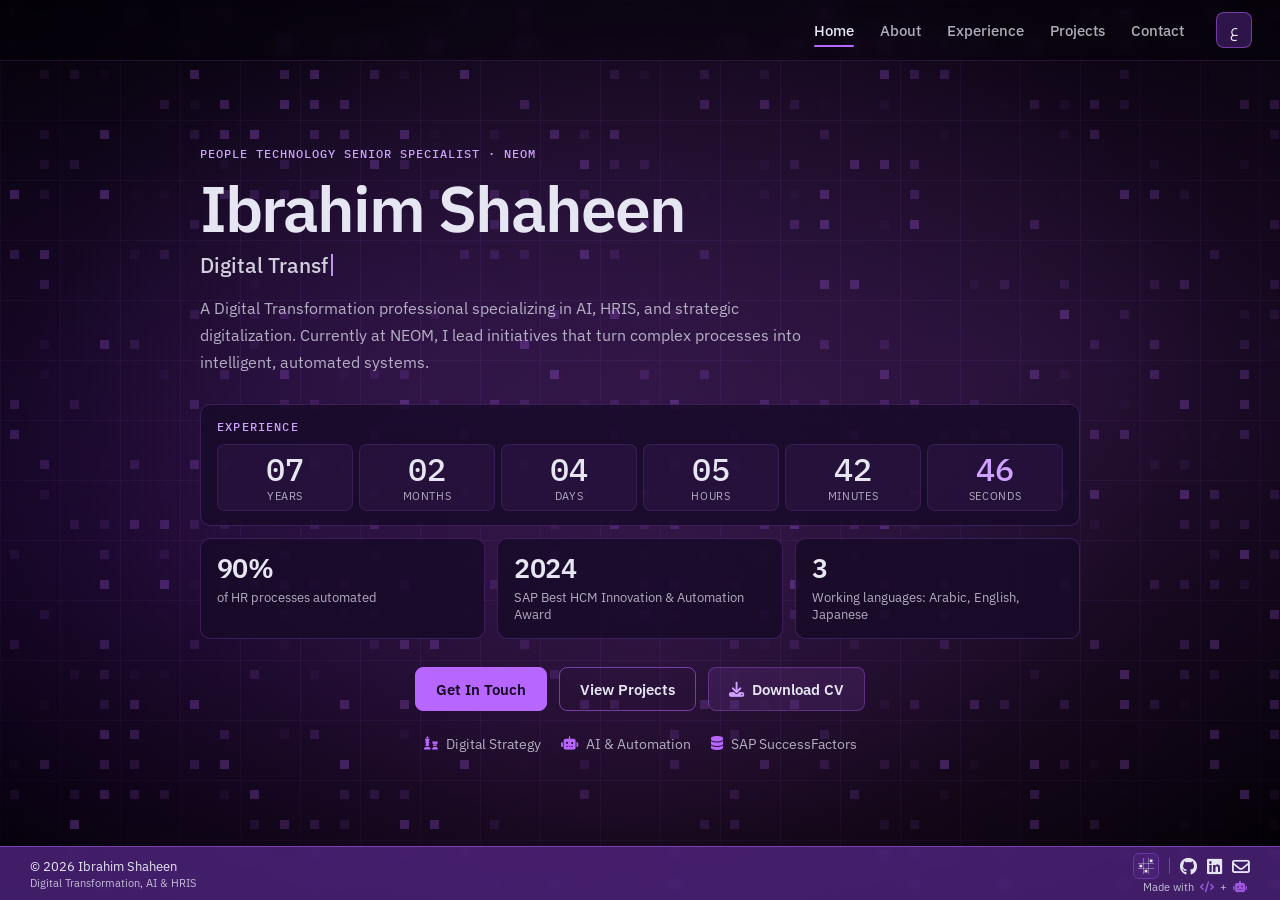
<file: index.html>
<!doctype html>
<html lang="en">
    <head>
        <meta charset="UTF-8" />
        <meta http-equiv="X-UA-Compatible" content="IE=edge" />
        <meta name="viewport" content="width=device-width, initial-scale=1.0" />
        <meta
            name="description"
            content="Ibrahim Shaheen - Digital Transformation professional specializing in AI, HRIS, and strategic digitalization."
        />
        <meta property="og:title" content="Ibrahim Shaheen - Digital Transformation & AI" />
        <meta
            property="og:description"
            content="Digital Transformation professional specializing in AI, HRIS, and strategic digitalization."
        />
        <meta property="og:type" content="website" />
        <meta property="og:url" content="https://ibra.technology/" />
        <meta property="og:site_name" content="Ibra" />
        <!-- Pointed at a new filename rather than overwriting og-image.jpg, for two
             reasons: the starfield version is kept as-is so it can be switched back
             to, and social platforms cache preview images by URL — a new path forces
             LinkedIn and X to re-scrape instead of serving the old stars for weeks.
             Regenerate with tools/make-og-image.py. -->
        <meta property="og:image" content="https://ibra.technology/files/og-image-circuit.jpg" />
        <meta property="og:image:secure_url" content="https://ibra.technology/files/og-image-circuit.jpg" />
        <meta property="og:image:type" content="image/jpeg" />
        <meta property="og:image:width" content="1200" />
        <meta property="og:image:height" content="630" />
        <meta property="og:image:alt" content="Ibrahim Shaheen - Digital Transformation, AI & HRIS" />
        <meta name="twitter:card" content="summary_large_image" />
        <meta name="twitter:image" content="https://ibra.technology/files/og-image-circuit.jpg" />
        <title>Ibrahim Shaheen - Digital Transformation, AI &amp; HRIS</title>
        <link rel="icon" href="favicon.ico" sizes="any" />
        <link rel="icon" type="image/svg+xml" href="favicon.svg" />
        <link rel="icon" type="image/png" sizes="32x32" href="favicon-32.png" />
        <link rel="apple-touch-icon" href="apple-touch-icon.png" />
        <!-- Pre-paint setup, before the browser draws anything: language/direction and
             the backdrop preference, each taken from the URL (?lang=, ?backdrop=) if
             present and otherwise from storage, then remembered. Doing it here rather
             than in i18n.js means a shared link opens already in the right language
             and the backdrop never flashes in before being hidden. -->
        <script>
        (function(){
            var d=document.documentElement,q=new URLSearchParams(location.search),S=null;
            try{S=localStorage}catch(e){}
            // ?lang= wins over the stored preference, and is then remembered,
            // so a shared Arabic link keeps working as the visitor browses on.
            var lp=q.get("lang");
            var lang=((lp!==null?lp:(S&&S.getItem("lang")))==="ar")?"ar":"en";
            if(lp!==null&&S){try{S.setItem("lang",lang)}catch(e){}}
            d.setAttribute("lang",lang);
            d.setAttribute("dir",lang==="ar"?"rtl":"ltr");
            // ?backdrop=off|on, same precedence. ?stars= is what this was called
            // before the backdrop stopped being a starfield; still read so links
            // shared earlier keep working. Safe to drop once none are in use.
            var bp=q.get("backdrop");if(bp===null)bp=q.get("stars");
            var bs=S&&(S.getItem("backdrop")||S.getItem("starfield"));
            var bg=bp!==null?(bp==="off"?"off":"on"):(bs==="off"?"off":"on");
            if(bp!==null&&S){try{S.setItem("backdrop",bg)}catch(e){}}
            if(bg==="off")d.classList.add("no-backdrop");
        })();
        </script>
        <link rel="stylesheet" href="styles.css" />
        <link href="https://fonts.googleapis.com/css2?family=Cairo:wght@400;600;700&display=block" rel="stylesheet" />
        <script src="i18n.js" defer></script>
        <script src="circuit-bg.js" defer></script>
        <link href="https://fonts.googleapis.com/css2?family=IBM+Plex+Sans:wght@400;500;600;700&family=IBM+Plex+Mono:wght@400;500&display=block" rel="stylesheet">
        <link rel="preconnect" href="https://fonts.gstatic.com" crossorigin />
        <link rel="preconnect" href="https://cdnjs.cloudflare.com" crossorigin />
        <link rel="stylesheet" href="https://cdnjs.cloudflare.com/ajax/libs/font-awesome/6.6.0/css/all.min.css">
        <script type="application/ld+json">
        {
            "@context": "https://schema.org",
            "@type": "Person",
            "name": "Ibrahim Shaheen",
            "alternateName": "Ibra",
            "url": "https://ibra.technology/",
            "image": "https://ibra.technology/files/profile-thobe.webp",
            "email": "mailto:contact@ibra.technology",
            "jobTitle": "People Technology Senior Specialist",
            "description": "Digital Transformation professional specializing in AI, HRIS, and strategic digitalization.",
            "worksFor": { "@type": "Organization", "name": "NEOM" },
            "alumniOf": { "@type": "CollegeOrUniversity", "name": "Tokyo University of Technology" },
            "knowsLanguage": ["ar", "en", "ja"],
            "knowsAbout": [
                "Digital Transformation",
                "HRIS",
                "SAP SuccessFactors",
                "Applied AI",
                "Automation & RPA",
                "People Analytics"
            ],
            "award": "SAP Best HCM Innovation & Automation Award - KSA (2024)",
            "sameAs": [
                "https://github.com/ibra-exe",
                "https://www.linkedin.com/in/ibrahim-shaheen/"
            ]
        }
        </script>
    </head>

    <body>
        <!-- The purple wash and nebula clouds: depth and brand colour, kept. -->
        <div class="nebula nebula-1"></div>
        <div class="nebula nebula-2"></div>
        <div class="nebula nebula-3"></div>

        <!-- Trace grid plus the slow pixel lattice on it (circuit-bg.js). These replace
             the literal starfield: the star *dots* were the only thing that read as
             "outer space", while the purple wash behind them is just depth. -->
        <div class="circuit-grid"></div>
        <canvas id="circuit-cells" class="circuit-cells" aria-hidden="true"></canvas>

        <!-- Retired star layers. Commented out rather than deleted so this is a
             one-line revert while the new backdrop is on trial; the markup and the
             now-dead CSS go for good if it is kept.
        <div class="stars-medium"></div>
        <div class="stars-large"></div>
        <div class="star-cluster star-cluster-1"></div>
        <div class="star-cluster star-cluster-2"></div>
        <div class="star-cluster star-cluster-3"></div>
        <div class="star-cluster star-cluster-4"></div>
        <div class="bright-star bright-star-1"></div>
        <div class="bright-star bright-star-2"></div>
        <div class="bright-star bright-star-3"></div>
        <div class="bright-star bright-star-4"></div>
        <div class="bright-star bright-star-5"></div>
        <div class="bright-star bright-star-6"></div>
        -->

        

        <!-- One compact bar on every page: name (also the way home), nav, controls.
             The large name used to sit on its own row above the nav on every page,
             costing 161px - 18% of a 900px screen - before any content started.
             It now appears large only in the Home hero, where it is the headline.

             The backdrop toggle is in the footer on desktop; it is a preference, not
             something anyone visits a CV to do, so it does not earn the top-right
             corner. Phones hide the footer, so they keep a copy here (.bar-only), and
             i18n.js wires every .backdrop-toggle rather than a single id. -->
        <div class="site-bar">
            <header><h1><a href="home.html" class="bar-name" onclick="event.preventDefault(); loadContent('home.html')" data-ar="إبراهيم شاهين">Ibrahim Shaheen</a></h1></header>
            <nav class="navbar" aria-label="Primary">
            <a href="home.html" onclick="event.preventDefault(); loadContent('home.html')"><i class="fas fa-house"></i><span data-ar="الرئيسية">Home</span></a>
            <a href="about.html" onclick="event.preventDefault(); loadContent('about.html')"><i class="fas fa-user"></i><span data-ar="نبذة">About</span></a>
            <a href="experience.html" onclick="event.preventDefault(); loadContent('experience.html')"><i class="fas fa-briefcase"></i><span data-ar="الخبرة">Experience</span></a>
            <a href="projects.html" onclick="event.preventDefault(); loadContent('projects.html')"><i class="fas fa-folder-open"></i><span data-ar="المشاريع">Projects</span></a>
            <a href="contact.html" onclick="event.preventDefault(); loadContent('contact.html')"><i class="fas fa-envelope"></i><span data-ar="تواصل">Contact</span></a>
        </nav>
            <div class="bar-controls">
                <button type="button" class="backdrop-toggle bar-only" aria-pressed="true" aria-label="Turn off background &amp; animation">
                    <svg class="backdrop-icon" viewBox="0 0 24 24" width="24" height="24" aria-hidden="true" focusable="false">
                <g fill="none" stroke="currentColor" stroke-width="1" opacity="0.55" shape-rendering="crispEdges">
                    <path d="M8.5 0v24M15.5 0v24M0 8.5h24M0 15.5h24" />
                </g>
                <g fill="currentColor">
                    <rect x="2.25" y="10" width="4" height="4" />
                    <rect x="17.75" y="2.25" width="4" height="4" />
                    <rect x="10" y="17.75" width="4" height="4" />
                </g>
            </svg>
                </button>
                <button type="button" id="lang-toggle" class="lang-toggle" aria-label="التبديل إلى العربية">ع</button>
            </div>
        </div>

        <iframe id="contentFrame" src="home.html" title="Page Content" allowtransparency="true"></iframe>

        <footer>
            <div class="footer-content">
                <div class="footer-section">
                    <div class="copyright">© <span id="year">2026</span> <span data-ar="إبراهيم شاهين">Ibrahim Shaheen</span></div>
                    <div class="footer-tagline" data-ar="التحوّل الرقمي، الذكاء الاصطناعي، وأنظمة الموارد البشرية">
                        Digital Transformation, AI &amp; HRIS
                    </div>
                </div>

                <div class="footer-section">
                    <div class="social-links-footer">
                        <button type="button" class="backdrop-toggle footer-only" aria-pressed="true" aria-label="Turn off background &amp; animation">
                            <svg class="backdrop-icon" viewBox="0 0 24 24" width="24" height="24" aria-hidden="true" focusable="false">
                <g fill="none" stroke="currentColor" stroke-width="1" opacity="0.55" shape-rendering="crispEdges">
                    <path d="M8.5 0v24M15.5 0v24M0 8.5h24M0 15.5h24" />
                </g>
                <g fill="currentColor">
                    <rect x="2.25" y="10" width="4" height="4" />
                    <rect x="17.75" y="2.25" width="4" height="4" />
                    <rect x="10" y="17.75" width="4" height="4" />
                </g>
            </svg>
                        </button>
                        <span class="footer-divider" aria-hidden="true"></span>
                        <a
                            href="https://github.com/ibra-exe"
                            target="_blank"
                            rel="noopener"
                            aria-label="GitHub"
                            ><i class="fab fa-github"></i
                        ></a>
                        <a
                            href="https://www.linkedin.com/in/ibrahim-shaheen/"
                            target="_blank"
                            rel="noopener"
                            aria-label="LinkedIn"
                            ><i class="fab fa-linkedin"></i
                        ></a>
                        <!-- X (hidden for now)
                        <a
                            href="https://x.com/ibrahimium"
                            target="_blank"
                            rel="noopener"
                            aria-label="X"
                            class="x-icon"
                            >𝕏</a
                        >
                        -->
                        <a href="mailto:contact@ibra.technology" aria-label="Email"
                            ><i class="far fa-envelope"></i
                        ></a>
                    </div>
                    <div class="footer-credit">
                        Made with <i class="fas fa-code"></i> +
                        <i class="fas fa-robot"></i>
                    </div>
                </div>
            </div>

        </footer>

        <script>
            // Keep the footer year current without touching the markup each January
            (function () {
                const y = document.getElementById("year");
                if (y) y.textContent = new Date().getFullYear();
            })();

            const frame = document.getElementById("contentFrame");

            /* Page changes animate (styles.css, 1b): fade the current page out, run the
               navigation, and rise the new page in once it is ready. The frame starts
               hidden so the first page gets the same entrance instead of painting and
               then animating. Also used by i18n.js for the language switch.

               "Ready" is the new page's own signal (i18n.js calls frameReady once its
               DOM is parsed and translated and its fonts are in), not the frame's load
               event: load also waits for every image, which held About blank for the
               photo. load stays as the fallback, and a safety timer shows the frame
               if neither arrives. leavingDoc is the page being replaced, so a late
               signal from it can never reveal the frame early. */
            const reduceMotion = window.matchMedia("(prefers-reduced-motion: reduce)");
            let leaveTimer = null, safetyTimer = null;
            let leavingDoc = null, pendingReveal = true;
            frame.classList.add("is-leaving");
            function swapFrame(navigate, instant) {
                clearTimeout(leaveTimer);
                clearTimeout(safetyTimer);
                leavingDoc = frame.contentDocument;
                pendingReveal = true;
                /* Settle on the resting style before the exit starts. Removing the
                   entrance animation and adding is-leaving in one style change gives
                   the transition nothing to start from, so the old page just vanished. */
                frame.classList.remove("is-entering");
                void frame.offsetWidth;
                frame.classList.add("is-leaving");
                leaveTimer = setTimeout(navigate, instant || reduceMotion.matches ? 0 : 140);
                safetyTimer = setTimeout(function () { frame.classList.remove("is-leaving"); }, 4000);
            }
            window.swapFrame = swapFrame;

            function revealFrame() {
                if (!pendingReveal) return;
                pendingReveal = false;
                document.documentElement.classList.remove("frame-modal");
                clearTimeout(safetyTimer);
                frame.classList.remove("is-leaving", "is-entering");
                void frame.offsetWidth;            // restart the entrance animation
                frame.classList.add("is-entering");
                settleFrame();
                schedulePrefetch();
            }
            window.frameReady = function (doc) {
                if (doc === frame.contentDocument && doc !== leavingDoc) revealFrame();
            };

            /* Height follows the page's body, which also changes after reveal as
               images and the Experience builder fill in. */
            let bodyObserver = null;
            function settleFrame() {
                resizeFrame();
                try {
                    if (bodyObserver) bodyObserver.disconnect();
                    bodyObserver = new ResizeObserver(resizeFrame);
                    bodyObserver.observe(frame.contentDocument.body);
                } catch(e) {}
            }

            /* Fetch the other pages, their images and the font files they use while
               the visitor reads the first one, so the first visit to each page is as
               quick as a repeat visit (GitHub Pages lets the browser reuse them for ten
               minutes). Waits for the first page to show and the browser to go idle,
               and skips Data Saver and 2G connections. */
            let prefetchQueued = false;
            function schedulePrefetch() {
                if (prefetchQueued) return;
                prefetchQueued = true;
                const conn = navigator.connection;
                if (conn && (conn.saveData || /2g/.test(conn.effectiveType || ""))) return;
                const idle = window.requestIdleCallback || function (fn) { return setTimeout(fn, 1200); };
                idle(prefetchPages, { timeout: 2500 });
            }
            function prefetchPages() {
                PAGES.forEach(function (p) {
                    if (p !== currentPage) fetch(p + ".html", { credentials: "same-origin" }).catch(function () {});
                });
                ["profile-thobe", "logo-neom", "logo-tokyo", "logo-cuore", "logo-misk", "logo-crystal"].forEach(function (f) {
                    new Image().src = "files/" + f + ".webp";
                });
                // The Latin faces of the two families the pages use (and Cairo's
                // Arabic faces when reading in Arabic), not every subset Google lists.
                try {
                    const ar = document.documentElement.lang === "ar";
                    document.fonts.forEach(function (face) {
                        const fam = face.family.replace(/["']/g, "");
                        const latin = /U\+0+-0*FF\b/i.test(face.unicodeRange);
                        const arabic = /U\+06/i.test(face.unicodeRange);
                        if ((/^IBM Plex/.test(fam) && latin) || (ar && fam === "Cairo" && arabic)) {
                            face.load().catch(function () {});
                        }
                    });
                } catch(e) {}
            }

            function resizeFrame() {
                try {
                    const body = frame.contentDocument && frame.contentDocument.body;
                    if (body) {
                        frame.style.height = "0px";
                        frame.style.height = body.scrollHeight + "px";
                    }
                } catch(e) {}
            }

            /* ---- Shareable URLs ----
               The visible page lives in the query string (?page=projects) rather
               than a #fragment, on purpose: assigning location.hash triggers the
               browser's scroll-to-fragment behaviour, which is the same class of
               bug as the iOS viewport jump that `href="#"` used to cause here.
               pushState never scrolls.
               Preferences (?lang, ?stars) are read pre-paint in <head> and are
               kept in the URL by i18n.js, so whatever is in the address bar is
               always a faithful, shareable snapshot of what you are looking at. */
            const PAGES = ["home", "about", "experience", "projects", "contact"];
            const TITLES = {
                home: "Ibrahim Shaheen - Digital Transformation, AI & HRIS",
                about: "About - Ibrahim Shaheen",
                experience: "Experience - Ibrahim Shaheen",
                projects: "Projects - Ibrahim Shaheen",
                contact: "Contact - Ibrahim Shaheen"
            };

            /* Whitelisted so ?page= can never point the iframe somewhere unintended
               (e.g. a protocol-relative //host path). */
            function pageFromUrl() {
                const p = new URLSearchParams(location.search).get("page");
                return PAGES.indexOf(p) !== -1 ? p : "home";
            }

            function setActiveNav(page) {
                document.querySelectorAll(".navbar a").forEach(function (a) {
                    if (a.getAttribute("href") === page + ".html") {
                        a.setAttribute("aria-current", "page");
                    } else {
                        a.removeAttribute("aria-current");
                    }
                });
            }

            /* Tracked in a variable, not read back off the src attribute: writing to
               src (even to the value it already has) starts a navigation and pushes a
               history entry. Seeded with the value hardcoded in the markup. */
            let currentPage = "home";
            document.documentElement.dataset.page = "home";

            function applyPage(page, history_mode, instant) {
                if (currentPage !== page) {
                    /* location.replace, not frame.src: assigning src pushes a session
                       history entry for the iframe, so every tab change cost TWO
                       entries and Back rewound the iframe while the parent URL stood
                       still. replace() swaps the frame's entry in place, leaving our
                       pushState entries as the only ones Back/Forward walks. */
                    const target = page + ".html";
                    swapFrame(function () {
                        try { frame.contentWindow.location.replace(target); }
                        catch (e) { frame.src = target; }
                    }, instant);
                    frame.dataset.page = page;
                    document.documentElement.dataset.page = page;
                    currentPage = page;
                }
                document.title = TITLES[page];
                frame.setAttribute("title", TITLES[page]);
                setActiveNav(page);
                if (history_mode) {
                    const q = new URLSearchParams(location.search);
                    if (page === "home") q.delete("page"); else q.set("page", page);
                    const qs = q.toString();
                    history[history_mode](
                        { page: page },
                        "",
                        location.pathname + (qs ? "?" + qs : "")
                    );
                }
            }

            // Accepts "projects" or the legacy "projects.html" used by in-page links
            function loadContent(page) {
                applyPage(String(page).replace(/\.html$/, ""), "pushState");
            }

            // Back/Forward should walk the tabs, not desync from them
            window.addEventListener("popstate", function () {
                applyPage(pageFromUrl(), null);
            });

            // Honour ?page= on arrival (the iframe's hardcoded src covers no-JS).
            // Instant: the frame is already hidden, so there is nothing to fade out.
            applyPage(pageFromUrl(), "replaceState", true);

            // Projects opens its details in a dialog inside the frame; dim the bar and
            // footer around it. Same-origin messages only.
            window.addEventListener("message", function (e) {
                if (e.origin !== location.origin || !e.data || e.data.type !== "project-dialog") return;
                document.documentElement.classList.toggle("frame-modal", !!e.data.open);
            });

            // Normally the page has already been revealed by its ready signal; this
            // covers a page that never sends one.
            frame.addEventListener("load", function () {
                if (frame.contentDocument !== leavingDoc) revealFrame();
                settleFrame();
                try { window.i18nApply(frame.contentDocument); } catch(e) {}
            });
        </script>
    </body>
</html>
</file>
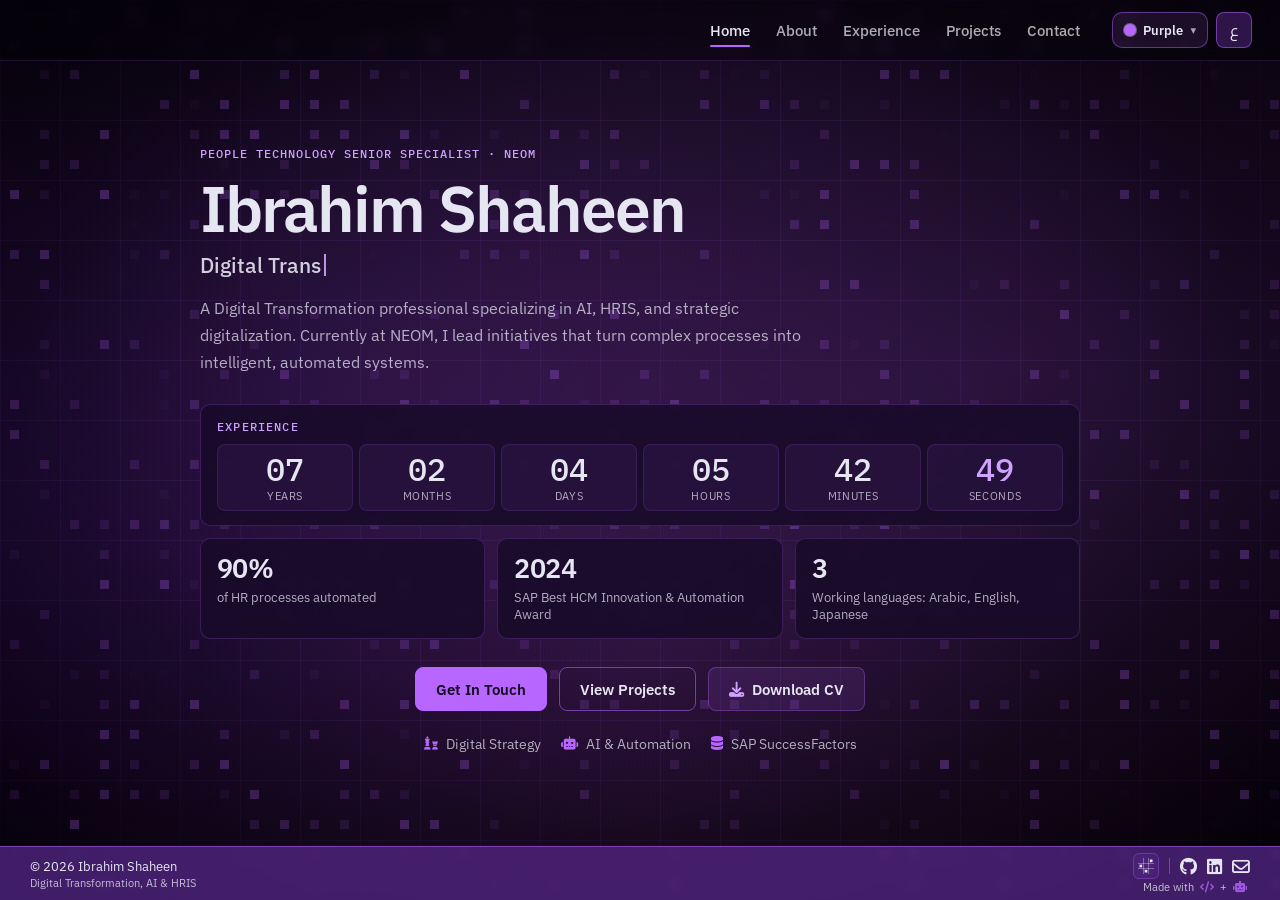
<file: themes-preview/index.html>
<!doctype html>
<html lang="en">
    <head>
    <meta name="robots" content="noindex, nofollow">
        <meta charset="UTF-8" />
        <meta http-equiv="X-UA-Compatible" content="IE=edge" />
        <meta name="viewport" content="width=device-width, initial-scale=1.0" />
        <meta
            name="description"
            content="Ibrahim Shaheen - Digital Transformation professional specializing in AI, HRIS, and strategic digitalization."
        />
        <meta property="og:title" content="Ibrahim Shaheen - Digital Transformation & AI" />
        <meta
            property="og:description"
            content="Digital Transformation professional specializing in AI, HRIS, and strategic digitalization."
        />
        <meta property="og:type" content="website" />
        <meta property="og:url" content="https://ibra.technology/" />
        <meta property="og:site_name" content="Ibra" />
        <!-- Pointed at a new filename rather than overwriting og-image.jpg, for two
             reasons: the starfield version is kept as-is so it can be switched back
             to, and social platforms cache preview images by URL — a new path forces
             LinkedIn and X to re-scrape instead of serving the old stars for weeks.
             Regenerate with tools/make-og-image.py. -->
        <meta property="og:image" content="https://ibra.technology/files/og-image-circuit.jpg" />
        <meta property="og:image:secure_url" content="https://ibra.technology/files/og-image-circuit.jpg" />
        <meta property="og:image:type" content="image/jpeg" />
        <meta property="og:image:width" content="1200" />
        <meta property="og:image:height" content="630" />
        <meta property="og:image:alt" content="Ibrahim Shaheen - Digital Transformation, AI & HRIS" />
        <meta name="twitter:card" content="summary_large_image" />
        <meta name="twitter:image" content="https://ibra.technology/files/og-image-circuit.jpg" />
        <title>Ibrahim Shaheen - Digital Transformation, AI &amp; HRIS</title>
        <link rel="icon" href="favicon.ico" sizes="any" />
        <link rel="icon" type="image/svg+xml" href="favicon.svg" />
        <link rel="icon" type="image/png" sizes="32x32" href="favicon-32.png" />
        <link rel="apple-touch-icon" href="apple-touch-icon.png" />
        <!-- Pre-paint setup, before the browser draws anything: language/direction and
             the backdrop preference, each taken from the URL (?lang=, ?backdrop=) if
             present and otherwise from storage, then remembered. Doing it here rather
             than in i18n.js means a shared link opens already in the right language
             and the backdrop never flashes in before being hidden. -->
        <script>
        (function(){
            var d=document.documentElement,q=new URLSearchParams(location.search),S=null;
            try{S=localStorage}catch(e){}
            // ?lang= wins over the stored preference, and is then remembered,
            // so a shared Arabic link keeps working as the visitor browses on.
            // ?theme= (experiment) wins over storage and is then remembered; purple is the default.
            var tp=q.get("theme");var th=tp!==null?tp:(S&&S.getItem("theme"));if(tp!==null&&S){try{S.setItem("theme",tp)}catch(e){}}if(th&&th!=="purple")d.setAttribute("data-theme",th);
            var lp=q.get("lang");
            var lang=((lp!==null?lp:(S&&S.getItem("lang")))==="ar")?"ar":"en";
            if(lp!==null&&S){try{S.setItem("lang",lang)}catch(e){}}
            d.setAttribute("lang",lang);
            d.setAttribute("dir",lang==="ar"?"rtl":"ltr");
            // ?backdrop=off|on, same precedence. ?stars= is what this was called
            // before the backdrop stopped being a starfield; still read so links
            // shared earlier keep working. Safe to drop once none are in use.
            var bp=q.get("backdrop");if(bp===null)bp=q.get("stars");
            var bs=S&&(S.getItem("backdrop")||S.getItem("starfield"));
            var bg=bp!==null?(bp==="off"?"off":"on"):(bs==="off"?"off":"on");
            if(bp!==null&&S){try{S.setItem("backdrop",bg)}catch(e){}}
            if(bg==="off")d.classList.add("no-backdrop");
        })();
        </script>
        <link rel="stylesheet" href="styles.css" />
        <link href="https://fonts.googleapis.com/css2?family=Cairo:wght@400;600;700&display=block" rel="stylesheet" />
        <script src="i18n.js" defer></script>
        <script src="circuit-bg.js" defer></script>
        <link href="https://fonts.googleapis.com/css2?family=IBM+Plex+Sans:wght@400;500;600;700&family=IBM+Plex+Mono:wght@400;500&display=block" rel="stylesheet">
        <link rel="preconnect" href="https://fonts.gstatic.com" crossorigin />
        <link rel="preconnect" href="https://cdnjs.cloudflare.com" crossorigin />
        <link rel="stylesheet" href="https://cdnjs.cloudflare.com/ajax/libs/font-awesome/6.6.0/css/all.min.css">
        <script type="application/ld+json">
        {
            "@context": "https://schema.org",
            "@type": "Person",
            "name": "Ibrahim Shaheen",
            "alternateName": "Ibra",
            "url": "https://ibra.technology/",
            "image": "https://ibra.technology/files/profile-thobe.webp",
            "email": "mailto:contact@ibra.technology",
            "jobTitle": "People Technology Senior Specialist",
            "description": "Digital Transformation professional specializing in AI, HRIS, and strategic digitalization.",
            "worksFor": { "@type": "Organization", "name": "NEOM" },
            "alumniOf": { "@type": "CollegeOrUniversity", "name": "Tokyo University of Technology" },
            "knowsLanguage": ["ar", "en", "ja"],
            "knowsAbout": [
                "Digital Transformation",
                "HRIS",
                "SAP SuccessFactors",
                "Applied AI",
                "Automation & RPA",
                "People Analytics"
            ],
            "award": "SAP Best HCM Innovation & Automation Award - KSA (2024)",
            "sameAs": [
                "https://github.com/ibra-exe",
                "https://www.linkedin.com/in/ibrahim-shaheen/"
            ]
        }
        </script>
    </head>

    <body>
        <!-- The purple wash and nebula clouds: depth and brand colour, kept. -->
        <div class="nebula nebula-1"></div>
        <div class="nebula nebula-2"></div>
        <div class="nebula nebula-3"></div>

        <!-- Trace grid plus the slow pixel lattice on it (circuit-bg.js). These replace
             the literal starfield: the star *dots* were the only thing that read as
             "outer space", while the purple wash behind them is just depth. -->
        <div class="circuit-grid"></div>
        <canvas id="circuit-cells" class="circuit-cells" aria-hidden="true"></canvas>

        <!-- Retired star layers. Commented out rather than deleted so this is a
             one-line revert while the new backdrop is on trial; the markup and the
             now-dead CSS go for good if it is kept.
        <div class="stars-medium"></div>
        <div class="stars-large"></div>
        <div class="star-cluster star-cluster-1"></div>
        <div class="star-cluster star-cluster-2"></div>
        <div class="star-cluster star-cluster-3"></div>
        <div class="star-cluster star-cluster-4"></div>
        <div class="bright-star bright-star-1"></div>
        <div class="bright-star bright-star-2"></div>
        <div class="bright-star bright-star-3"></div>
        <div class="bright-star bright-star-4"></div>
        <div class="bright-star bright-star-5"></div>
        <div class="bright-star bright-star-6"></div>
        -->

        

        <!-- One compact bar on every page: name (also the way home), nav, controls.
             The large name used to sit on its own row above the nav on every page,
             costing 161px - 18% of a 900px screen - before any content started.
             It now appears large only in the Home hero, where it is the headline.

             The backdrop toggle is in the footer on desktop; it is a preference, not
             something anyone visits a CV to do, so it does not earn the top-right
             corner. Phones hide the footer, so they keep a copy here (.bar-only), and
             i18n.js wires every .backdrop-toggle rather than a single id. -->
        <div class="site-bar">
            <header><h1><a href="home.html" class="bar-name" onclick="event.preventDefault(); loadContent('home.html')" data-ar="إبراهيم شاهين">Ibrahim Shaheen</a></h1></header>
            <nav class="navbar" aria-label="Primary">
            <a href="home.html" onclick="event.preventDefault(); loadContent('home.html')"><i class="fas fa-house"></i><span data-ar="الرئيسية">Home</span></a>
            <a href="about.html" onclick="event.preventDefault(); loadContent('about.html')"><i class="fas fa-user"></i><span data-ar="نبذة">About</span></a>
            <a href="experience.html" onclick="event.preventDefault(); loadContent('experience.html')"><i class="fas fa-briefcase"></i><span data-ar="الخبرة">Experience</span></a>
            <a href="projects.html" onclick="event.preventDefault(); loadContent('projects.html')"><i class="fas fa-folder-open"></i><span data-ar="المشاريع">Projects</span></a>
            <a href="contact.html" onclick="event.preventDefault(); loadContent('contact.html')"><i class="fas fa-envelope"></i><span data-ar="تواصل">Contact</span></a>
        </nav>
            <div class="bar-controls">
                <button type="button" class="backdrop-toggle bar-only" aria-pressed="true" aria-label="Turn off background &amp; animation">
                    <svg class="backdrop-icon" viewBox="0 0 24 24" width="24" height="24" aria-hidden="true" focusable="false">
                <g fill="none" stroke="currentColor" stroke-width="1" opacity="0.55" shape-rendering="crispEdges">
                    <path d="M8.5 0v24M15.5 0v24M0 8.5h24M0 15.5h24" />
                </g>
                <g fill="currentColor">
                    <rect x="2.25" y="10" width="4" height="4" />
                    <rect x="17.75" y="2.25" width="4" height="4" />
                    <rect x="10" y="17.75" width="4" height="4" />
                </g>
            </svg>
                </button>
                <button type="button" id="lang-toggle" class="lang-toggle" aria-label="التبديل إلى العربية">ع</button>
            </div>
        </div>

        <iframe id="contentFrame" src="home.html" title="Page Content" allowtransparency="true"></iframe>

        <footer>
            <div class="footer-content">
                <div class="footer-section">
                    <div class="copyright">© <span id="year">2026</span> <span data-ar="إبراهيم شاهين">Ibrahim Shaheen</span></div>
                    <div class="footer-tagline" data-ar="التحوّل الرقمي، الذكاء الاصطناعي، وأنظمة الموارد البشرية">
                        Digital Transformation, AI &amp; HRIS
                    </div>
                </div>

                <div class="footer-section">
                    <div class="social-links-footer">
                        <button type="button" class="backdrop-toggle footer-only" aria-pressed="true" aria-label="Turn off background &amp; animation">
                            <svg class="backdrop-icon" viewBox="0 0 24 24" width="24" height="24" aria-hidden="true" focusable="false">
                <g fill="none" stroke="currentColor" stroke-width="1" opacity="0.55" shape-rendering="crispEdges">
                    <path d="M8.5 0v24M15.5 0v24M0 8.5h24M0 15.5h24" />
                </g>
                <g fill="currentColor">
                    <rect x="2.25" y="10" width="4" height="4" />
                    <rect x="17.75" y="2.25" width="4" height="4" />
                    <rect x="10" y="17.75" width="4" height="4" />
                </g>
            </svg>
                        </button>
                        <span class="footer-divider" aria-hidden="true"></span>
                        <a
                            href="https://github.com/ibra-exe"
                            target="_blank"
                            rel="noopener"
                            aria-label="GitHub"
                            ><i class="fab fa-github"></i
                        ></a>
                        <a
                            href="https://www.linkedin.com/in/ibrahim-shaheen/"
                            target="_blank"
                            rel="noopener"
                            aria-label="LinkedIn"
                            ><i class="fab fa-linkedin"></i
                        ></a>
                        <!-- X (hidden for now)
                        <a
                            href="https://x.com/ibrahimium"
                            target="_blank"
                            rel="noopener"
                            aria-label="X"
                            class="x-icon"
                            >𝕏</a
                        >
                        -->
                        <a href="mailto:contact@ibra.technology" aria-label="Email"
                            ><i class="far fa-envelope"></i
                        ></a>
                    </div>
                    <div class="footer-credit">
                        Made with <i class="fas fa-code"></i> +
                        <i class="fas fa-robot"></i>
                    </div>
                </div>
            </div>

        </footer>

        <script>
            // Keep the footer year current without touching the markup each January
            (function () {
                const y = document.getElementById("year");
                if (y) y.textContent = new Date().getFullYear();
            })();

            const frame = document.getElementById("contentFrame");

            /* Page changes animate (styles.css, 1b): fade the current page out, run the
               navigation, and rise the new page in once it is ready. The frame starts
               hidden so the first page gets the same entrance instead of painting and
               then animating. Also used by i18n.js for the language switch.

               "Ready" is the new page's own signal (i18n.js calls frameReady once its
               DOM is parsed and translated and its fonts are in), not the frame's load
               event: load also waits for every image, which held About blank for the
               photo. load stays as the fallback, and a safety timer shows the frame
               if neither arrives. leavingDoc is the page being replaced, so a late
               signal from it can never reveal the frame early. */
            const reduceMotion = window.matchMedia("(prefers-reduced-motion: reduce)");
            let leaveTimer = null, safetyTimer = null;
            let leavingDoc = null, pendingReveal = true;
            frame.classList.add("is-leaving");
            function swapFrame(navigate, instant) {
                clearTimeout(leaveTimer);
                clearTimeout(safetyTimer);
                leavingDoc = frame.contentDocument;
                pendingReveal = true;
                /* Settle on the resting style before the exit starts. Removing the
                   entrance animation and adding is-leaving in one style change gives
                   the transition nothing to start from, so the old page just vanished. */
                frame.classList.remove("is-entering");
                void frame.offsetWidth;
                frame.classList.add("is-leaving");
                leaveTimer = setTimeout(navigate, instant || reduceMotion.matches ? 0 : 140);
                safetyTimer = setTimeout(function () { frame.classList.remove("is-leaving"); }, 4000);
            }
            window.swapFrame = swapFrame;

            function revealFrame() {
                if (!pendingReveal) return;
                pendingReveal = false;
                document.documentElement.classList.remove("frame-modal");
                clearTimeout(safetyTimer);
                frame.classList.remove("is-leaving", "is-entering");
                void frame.offsetWidth;            // restart the entrance animation
                frame.classList.add("is-entering");
                settleFrame();
                schedulePrefetch();
            }
            window.frameReady = function (doc) {
                if (doc === frame.contentDocument && doc !== leavingDoc) revealFrame();
            };

            /* Height follows the page's body, which also changes after reveal as
               images and the Experience builder fill in. */
            let bodyObserver = null;
            function settleFrame() {
                resizeFrame();
                try {
                    if (bodyObserver) bodyObserver.disconnect();
                    bodyObserver = new ResizeObserver(resizeFrame);
                    bodyObserver.observe(frame.contentDocument.body);
                } catch(e) {}
            }

            /* Fetch the other pages, their images and the font files they use while
               the visitor reads the first one, so the first visit to each page is as
               quick as a repeat visit (GitHub Pages lets the browser reuse them for ten
               minutes). Waits for the first page to show and the browser to go idle,
               and skips Data Saver and 2G connections. */
            let prefetchQueued = false;
            function schedulePrefetch() {
                if (prefetchQueued) return;
                prefetchQueued = true;
                const conn = navigator.connection;
                if (conn && (conn.saveData || /2g/.test(conn.effectiveType || ""))) return;
                const idle = window.requestIdleCallback || function (fn) { return setTimeout(fn, 1200); };
                idle(prefetchPages, { timeout: 2500 });
            }
            function prefetchPages() {
                PAGES.forEach(function (p) {
                    if (p !== currentPage) fetch(p + ".html", { credentials: "same-origin" }).catch(function () {});
                });
                ["profile-thobe", "logo-neom", "logo-tokyo", "logo-cuore", "logo-misk", "logo-crystal"].forEach(function (f) {
                    new Image().src = "files/" + f + ".webp";
                });
                // The Latin faces of the two families the pages use (and Cairo's
                // Arabic faces when reading in Arabic), not every subset Google lists.
                try {
                    const ar = document.documentElement.lang === "ar";
                    document.fonts.forEach(function (face) {
                        const fam = face.family.replace(/["']/g, "");
                        const latin = /U\+0+-0*FF\b/i.test(face.unicodeRange);
                        const arabic = /U\+06/i.test(face.unicodeRange);
                        if ((/^IBM Plex/.test(fam) && latin) || (ar && fam === "Cairo" && arabic)) {
                            face.load().catch(function () {});
                        }
                    });
                } catch(e) {}
            }

            function resizeFrame() {
                try {
                    const body = frame.contentDocument && frame.contentDocument.body;
                    if (body) {
                        frame.style.height = "0px";
                        frame.style.height = body.scrollHeight + "px";
                    }
                } catch(e) {}
            }

            /* ---- Shareable URLs ----
               The visible page lives in the query string (?page=projects) rather
               than a #fragment, on purpose: assigning location.hash triggers the
               browser's scroll-to-fragment behaviour, which is the same class of
               bug as the iOS viewport jump that `href="#"` used to cause here.
               pushState never scrolls.
               Preferences (?lang, ?stars) are read pre-paint in <head> and are
               kept in the URL by i18n.js, so whatever is in the address bar is
               always a faithful, shareable snapshot of what you are looking at. */
            const PAGES = ["home", "about", "experience", "projects", "contact"];
            const TITLES = {
                home: "Ibrahim Shaheen - Digital Transformation, AI & HRIS",
                about: "About - Ibrahim Shaheen",
                experience: "Experience - Ibrahim Shaheen",
                projects: "Projects - Ibrahim Shaheen",
                contact: "Contact - Ibrahim Shaheen"
            };

            /* Whitelisted so ?page= can never point the iframe somewhere unintended
               (e.g. a protocol-relative //host path). */
            function pageFromUrl() {
                const p = new URLSearchParams(location.search).get("page");
                return PAGES.indexOf(p) !== -1 ? p : "home";
            }

            function setActiveNav(page) {
                document.querySelectorAll(".navbar a").forEach(function (a) {
                    if (a.getAttribute("href") === page + ".html") {
                        a.setAttribute("aria-current", "page");
                    } else {
                        a.removeAttribute("aria-current");
                    }
                });
            }

            /* Tracked in a variable, not read back off the src attribute: writing to
               src (even to the value it already has) starts a navigation and pushes a
               history entry. Seeded with the value hardcoded in the markup. */
            let currentPage = "home";
            document.documentElement.dataset.page = "home";

            function applyPage(page, history_mode, instant) {
                if (currentPage !== page) {
                    /* location.replace, not frame.src: assigning src pushes a session
                       history entry for the iframe, so every tab change cost TWO
                       entries and Back rewound the iframe while the parent URL stood
                       still. replace() swaps the frame's entry in place, leaving our
                       pushState entries as the only ones Back/Forward walks. */
                    const target = page + ".html";
                    swapFrame(function () {
                        try { frame.contentWindow.location.replace(target); }
                        catch (e) { frame.src = target; }
                    }, instant);
                    frame.dataset.page = page;
                    document.documentElement.dataset.page = page;
                    currentPage = page;
                }
                document.title = TITLES[page];
                frame.setAttribute("title", TITLES[page]);
                setActiveNav(page);
                if (history_mode) {
                    const q = new URLSearchParams(location.search);
                    if (page === "home") q.delete("page"); else q.set("page", page);
                    const qs = q.toString();
                    history[history_mode](
                        { page: page },
                        "",
                        location.pathname + (qs ? "?" + qs : "")
                    );
                }
            }

            // Accepts "projects" or the legacy "projects.html" used by in-page links
            function loadContent(page) {
                applyPage(String(page).replace(/\.html$/, ""), "pushState");
            }

            // Back/Forward should walk the tabs, not desync from them
            window.addEventListener("popstate", function () {
                applyPage(pageFromUrl(), null);
            });

            // Honour ?page= on arrival (the iframe's hardcoded src covers no-JS).
            // Instant: the frame is already hidden, so there is nothing to fade out.
            applyPage(pageFromUrl(), "replaceState", true);

            // Projects opens its details in a dialog inside the frame; dim the bar and
            // footer around it. Same-origin messages only.
            window.addEventListener("message", function (e) {
                if (e.origin !== location.origin || !e.data || e.data.type !== "project-dialog") return;
                document.documentElement.classList.toggle("frame-modal", !!e.data.open);
            });

            // Normally the page has already been revealed by its ready signal; this
            // covers a page that never sends one.
            frame.addEventListener("load", function () {
                if (frame.contentDocument !== leavingDoc) revealFrame();
                settleFrame();
                try { window.i18nApply(frame.contentDocument); } catch(e) {}
            });
        </script>
        <!-- Theme picker: an experiment on the themes branch, not for the live site. -->
        <script>
            (function () {
                var THEMES = [["purple", "Purple", "#b766ff"], ["indigo", "Indigo", "#818cf8"], ["blue", "Blue", "#60a5fa"],
                              ["teal", "Teal", "#2dd4bf"], ["amber", "Amber", "#f5b84a"], ["graphite", "Graphite", "#cbd5e1"], ["emerald", "Emerald", "#34d399"], ["sky", "Sky", "#38bdf8"], ["rose", "Rose", "#fb7185"], ["crimson", "Crimson", "#ef4444"], ["fuchsia", "Fuchsia", "#e879f9"], ["copper", "Copper", "#fb923c"], ["sage", "Sage", "#86c598"]];
                // A button in the top bar (colour dot + name) that opens a dropdown.
                var wrap = document.createElement("div");
                wrap.className = "theme-menu";
                var toggle = document.createElement("button");
                toggle.type = "button";
                toggle.className = "tm-toggle";
                toggle.setAttribute("aria-haspopup", "true");
                toggle.setAttribute("aria-expanded", "false");
                var list = document.createElement("div");
                list.className = "tm-list";
                list.hidden = true;
                var head = document.createElement("p");
                head.className = "tm-head";
                head.textContent = "Theme preview";
                list.appendChild(head);
                wrap.appendChild(toggle);
                wrap.appendChild(list);
                function current() { return document.documentElement.getAttribute("data-theme") || "purple"; }
                function info(name) { for (var k = 0; k < THEMES.length; k++) if (THEMES[k][0] === name) return THEMES[k]; return THEMES[0]; }
                function set(doc, name) {
                    if (!doc) return;
                    if (name === "purple") doc.documentElement.removeAttribute("data-theme");
                    else doc.documentElement.setAttribute("data-theme", name);
                }
                function open(on) {
                    list.hidden = !on;
                    toggle.setAttribute("aria-expanded", on ? "true" : "false");
                    if (on) { var cur = list.querySelector('[aria-pressed="true"]'); if (cur) cur.focus(); }
                }
                function apply(name) {
                    try { localStorage.setItem("theme", name); } catch (e) {}
                    set(document, name);
                    try { set(document.getElementById("contentFrame").contentDocument, name); } catch (e) {}
                    if (window.circuitBgTheme) window.circuitBgTheme();
                    try {
                        var u = new URL(location.href);
                        if (name === "purple") u.searchParams.delete("theme"); else u.searchParams.set("theme", name);
                        history.replaceState(history.state, "", u);
                    } catch (e) {}
                    sync();
                }
                function sync() {
                    var t = info(current());
                    toggle.innerHTML = '<i style="background:' + t[2] + '"></i><span>' + t[1] + '</span><em aria-hidden="true">▾</em>';
                    toggle.setAttribute("aria-label", "Theme: " + t[1] + ". Change theme");
                    list.querySelectorAll("button").forEach(function (b) {
                        b.setAttribute("aria-pressed", b.dataset.theme === current() ? "true" : "false");
                    });
                }
                THEMES.forEach(function (t) {
                    var b = document.createElement("button");
                    b.type = "button";
                    b.dataset.theme = t[0];
                    b.innerHTML = '<i style="background:' + t[2] + '"></i>' + t[1];
                    b.addEventListener("click", function () { apply(t[0]); open(false); toggle.focus(); });
                    list.appendChild(b);
                });
                toggle.addEventListener("click", function (e) { e.stopPropagation(); open(list.hidden); });
                document.addEventListener("click", function (e) { if (!wrap.contains(e.target)) open(false); });
                document.addEventListener("keydown", function (e) { if (e.key === "Escape" && !list.hidden) { open(false); toggle.focus(); } });
                // beside the background (grid) button, ahead of the language toggle
                var controls = document.querySelector(".bar-controls");
                controls.insertBefore(wrap, document.getElementById("lang-toggle"));
                sync();
            })();
        </script>
    </body>
</html>
</file>
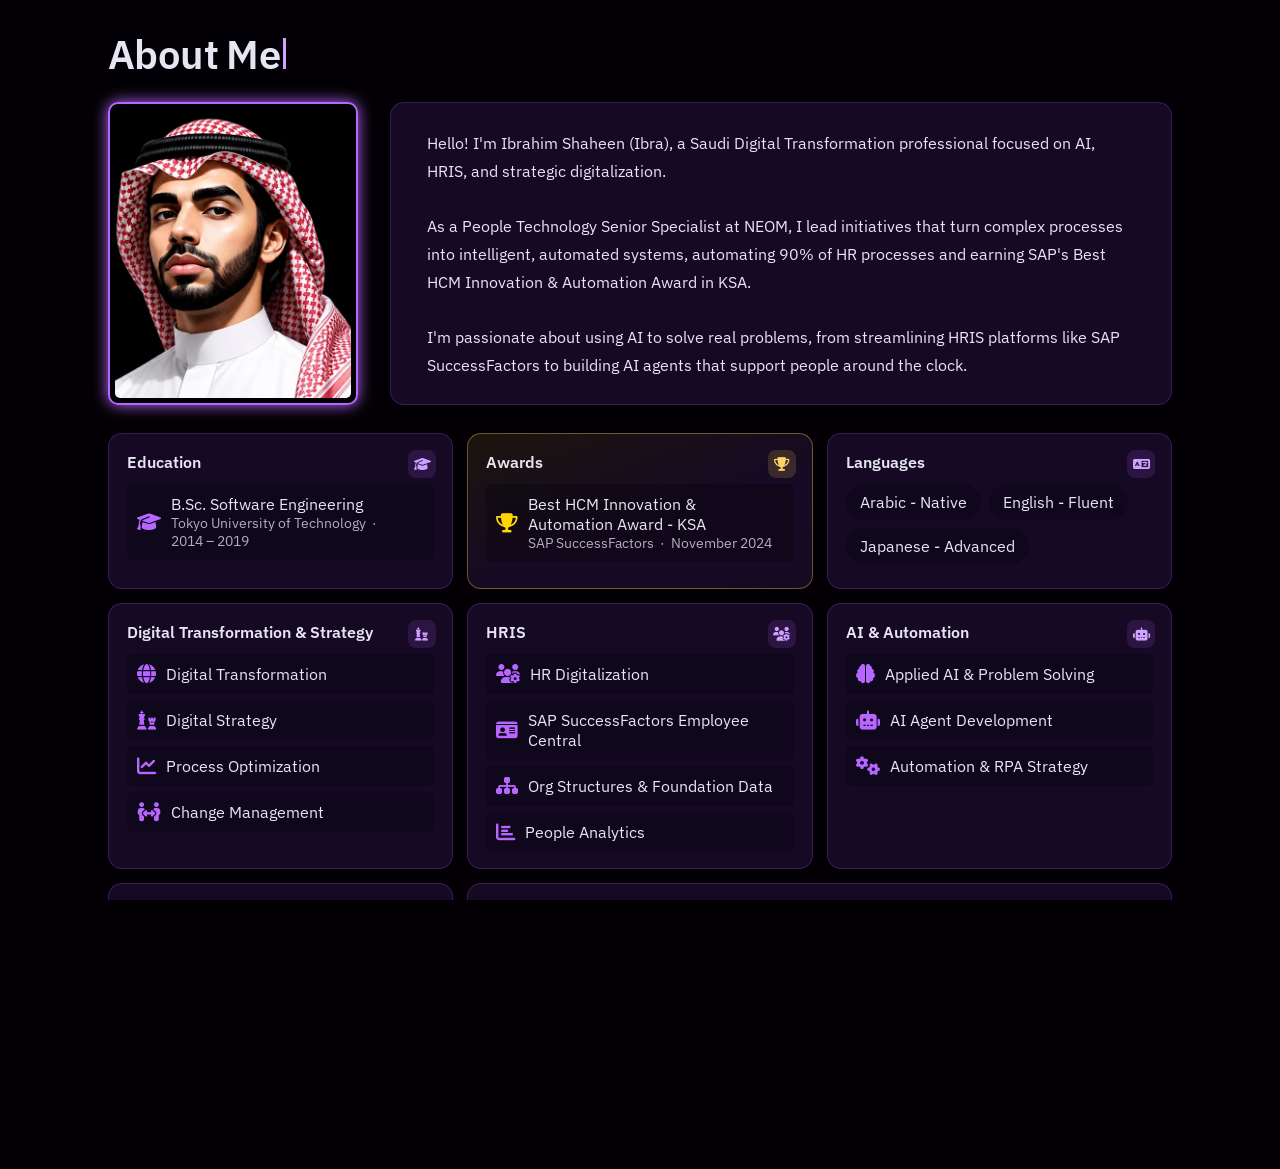
<file: about.html>
<!DOCTYPE html>
<html lang="en">
<head>
    <meta charset="UTF-8">
    <meta name="viewport" content="width=device-width, initial-scale=1.0">
    <meta name="description" content="About Ibrahim Shaheen - Digital Transformation, AI & HRIS professional">
    <link rel="icon" href="favicon.ico" sizes="any">
    <link rel="icon" type="image/svg+xml" href="favicon.svg">
    <link rel="icon" type="image/png" sizes="32x32" href="favicon-32.png">
    <link rel="apple-touch-icon" href="apple-touch-icon.png">
    <!-- Pre-paint setup, before the browser draws anything:
         1. language/direction, taken from ?lang= if present (so a shared Arabic link
            opens in Arabic) otherwise the stored preference. Set here rather than in
            i18n.js so an Arabic visitor never sees a frame of English LTR layout.
         2. the backdrop preference, from ?backdrop= or storage, so the backdrop
            never flashes in before being hidden.
         3. opened directly (not inside the shell iframe)? then this page owns the
            canvas and needs the site background instead of the browser default, which
            is white in a light-mode browser. Inside the iframe we stay transparent so
            the shell's backdrop shows through. -->
    <script>
    (function(){
        var d=document.documentElement,q=new URLSearchParams(location.search),S=null;
        try{S=localStorage}catch(e){}
        // ?lang= wins over the stored preference, and is then remembered,
        // so a shared Arabic link keeps working as the visitor browses on.
        // ?theme= (experiment) wins over storage and is then remembered; purple is the default.
        var tp=q.get("theme");var th=tp!==null?tp:(S&&S.getItem("theme"));if(tp!==null&&S){try{S.setItem("theme",tp)}catch(e){}}if(th&&th!=="purple")d.setAttribute("data-theme",th);
        var lp=q.get("lang");
        var lang=((lp!==null?lp:(S&&S.getItem("lang")))==="ar")?"ar":"en";
        if(lp!==null&&S){try{S.setItem("lang",lang)}catch(e){}}
        d.setAttribute("lang",lang);
        d.setAttribute("dir",lang==="ar"?"rtl":"ltr");
        // ?backdrop=off|on, same precedence. ?stars= is what this was called
        // before the backdrop stopped being a starfield; still read so links
        // shared earlier keep working. Safe to drop once none are in use.
        var bp=q.get("backdrop");if(bp===null)bp=q.get("stars");
        var bs=S&&(S.getItem("backdrop")||S.getItem("starfield"));
        var bg=bp!==null?(bp==="off"?"off":"on"):(bs==="off"?"off":"on");
        if(bp!==null&&S){try{S.setItem("backdrop",bg)}catch(e){}}
        if(bg==="off")d.classList.add("no-backdrop");
        // Opened directly rather than inside the shell iframe? Then this page owns
        // the canvas and needs the site background, not the browser default.
        if(window.self===window.top)d.classList.add("standalone");
    })();
    </script>
    <noscript><style>html{background-color:#020004}</style></noscript>
    <link rel="stylesheet" href="styles.css">
    <link href="https://fonts.googleapis.com/css2?family=Cairo:wght@400;600;700&display=block" rel="stylesheet">
    <script src="i18n.js" defer></script>
    <link href="https://fonts.googleapis.com/css2?family=IBM+Plex+Sans:wght@400;500;600;700&family=IBM+Plex+Mono:wght@400;500&display=block" rel="stylesheet">
    <link rel="preconnect" href="https://fonts.gstatic.com" crossorigin>
    <link rel="preconnect" href="https://cdnjs.cloudflare.com" crossorigin>
    <link rel="stylesheet" href="https://cdnjs.cloudflare.com/ajax/libs/font-awesome/6.6.0/css/all.min.css">
    <title>About - Ibrahim Shaheen</title>
</head>
<body class="transparent-bg">
    <!-- The whole page is the layout now. Before, the right column held everything and
         scrolled inside a 400px box while the left held only the photo, so either the
         box scrolled on its own or, unboxed, one side of the page ran on while the other
         sat empty. Here the photo leads top-left beside the intro, and the credentials
         spread across the full width as a grid of cards.
 -->
    <div class="about-container about-v2">
        <h2 class="about-heading type-in"><span class="type-in-text" data-ar="نبذة عني">About Me</span></h2>

        <section class="about-intro">
            <div class="profile-container">
                    <div class="profile-frame">
                        <img src="files/profile-thobe.webp" alt="Ibrahim Shaheen" id="profile-pic" width="600" height="600" fetchpriority="high">
                    </div>
                </div>
            <div class="about-text" id="about-type-target"></div>
        </section>

        <div class="about-bento">
            <section class="bento-card bento-education">
                <span class="bento-icon" aria-hidden="true"><i class="fas fa-graduation-cap"></i></span>
                <h3 class="skills-heading" data-ar="التعليم">Education</h3>
                <div class="skill-item" style="margin-bottom: 10px;">
                            <i class="fas fa-graduation-cap"></i>
                            <div>
                                <div data-ar="بكالوريوس هندسة البرمجيات">B.Sc. Software Engineering</div>
                                <div style="font-size: 0.85rem; opacity: 0.75;" data-ar="جامعة طوكيو للتكنولوجيا · 2014 –⁠ 2019">Tokyo University of Technology &nbsp;·&nbsp; 2014&nbsp;–&#8288;&nbsp;2019</div>
                            </div>
                        </div>
            </section>
            <section class="bento-card bento-award">
                <span class="bento-icon" aria-hidden="true"><i class="fas fa-trophy"></i></span>
                <h3 class="skills-heading" data-ar="الجوائز">Awards</h3>
                <div class="skill-item" style="margin-bottom: 10px;">
                            <i class="fas fa-trophy" style="color: gold;"></i>
                            <div>
                                <div data-ar="جائزة أفضل ابتكار وأتمتة في نظام SAP SuccessFactors - المملكة العربية السعودية">Best HCM Innovation & Automation Award - KSA</div>
                                <div style="font-size: 0.85rem; opacity: 0.75;" data-ar="SAP SuccessFactors · نوفمبر 2024">SAP SuccessFactors &nbsp;·&nbsp; November 2024</div>
                            </div>
                        </div>
            </section>
            <section class="bento-card bento-languages">
                <span class="bento-icon" aria-hidden="true"><i class="fas fa-language"></i></span>
                <h3 class="skills-heading" data-ar="اللغات">Languages</h3>
                <div class="skills-grid">
                            <div class="skill-item"><i class="fas fa-language"></i> <span data-ar="العربية - اللغة الأم">Arabic - Native</span></div>
                            <div class="skill-item"><i class="fas fa-language"></i> <span data-ar="الإنجليزية - بطلاقة">English - Fluent</span></div>
                            <div class="skill-item"><i class="fas fa-language"></i> <span data-ar="اليابانية - متقدّم">Japanese - Advanced</span></div>
                        </div>
            </section>
            <section class="bento-card bento-skill">
                <span class="bento-icon" aria-hidden="true"><i class="fas fa-chess"></i></span>
                <h3 class="skills-heading" data-ar="التحوّل الرقمي والاستراتيجية">Digital Transformation & Strategy</h3>
                <div class="skills-grid">
                            <div class="skill-item"><i class="fas fa-globe"></i> <span data-ar="التحوّل الرقمي">Digital Transformation</span></div>
                            <div class="skill-item"><i class="fas fa-chess"></i> <span data-ar="الاستراتيجية الرقمية">Digital Strategy</span></div>
                            <div class="skill-item"><i class="fas fa-chart-line"></i> <span data-ar="تحسين العمليات">Process Optimization</span></div>
                            <div class="skill-item"><i class="fas fa-people-arrows"></i> <span data-ar="إدارة التغيير">Change Management</span></div>
                        </div>
            </section>
            <section class="bento-card bento-skill">
                <span class="bento-icon" aria-hidden="true"><i class="fas fa-users-cog"></i></span>
                <h3 class="skills-heading" data-ar="أنظمة الموارد البشرية (HRIS)">HRIS</h3>
                <div class="skills-grid">
                            <div class="skill-item"><i class="fas fa-users-cog"></i> <span data-ar="رقمنة الموارد البشرية">HR Digitalization</span></div>
                            <div class="skill-item"><i class="fas fa-id-card"></i> <span>SAP SuccessFactors Employee Central</span></div>
                            <div class="skill-item"><i class="fas fa-sitemap"></i> <span data-ar="الهياكل التنظيمية والبيانات الأساسية">Org Structures &amp; Foundation Data</span></div>
                            <div class="skill-item"><i class="fas fa-chart-bar"></i> <span data-ar="تحليلات الموارد البشرية">People Analytics</span></div>
                        </div>
            </section>
            <section class="bento-card bento-skill">
                <span class="bento-icon" aria-hidden="true"><i class="fas fa-robot"></i></span>
                <h3 class="skills-heading" data-ar="الذكاء الاصطناعي والأتمتة">AI & Automation</h3>
                <div class="skills-grid">
                            <div class="skill-item"><i class="fas fa-brain"></i> <span data-ar="الذكاء الاصطناعي التطبيقي وحل المشكلات">Applied AI & Problem Solving</span></div>
                            <div class="skill-item"><i class="fas fa-robot"></i> <span data-ar="بناء وكلاء الذكاء الاصطناعي">AI Agent Development</span></div>
                            <div class="skill-item"><i class="fas fa-cogs"></i> <span data-ar="استراتيجية الأتمتة و RPA">Automation & RPA Strategy</span></div>
                        </div>
            </section>
            <section class="bento-card bento-tools">
                <span class="bento-icon" aria-hidden="true"><i class="fas fa-toolbox"></i></span>
                <h3 class="skills-heading" data-ar="الأدوات والمنصّات">Tools & Platforms</h3>
                <div class="skills-grid">
                            <div class="skill-item"><i class="fas fa-database"></i> SAP SuccessFactors</div>
                            <div class="skill-item"><i class="fas fa-diagram-project"></i> ServiceNow</div>
                            <div class="skill-item"><i class="fab fa-microsoft"></i> SharePoint</div>
                            <div class="skill-item"><i class="fas fa-arrows-spin"></i> Power Automate</div>
                        </div>
            </section>
            <!-- Builders first, assistants second: what he makes with AI leads, the
                 everyday assistants follow. Product names stay Latin in Arabic. -->
            <section class="bento-card bento-ai">
                <span class="bento-icon" aria-hidden="true"><i class="fas fa-wand-magic-sparkles"></i></span>
                <h3 class="skills-heading" data-ar="أدوات الذكاء الاصطناعي">AI Tools</h3>
                <div class="ai-groups">
                    <div class="ai-group">
                        <h4 class="ai-group-label" data-ar="البناء والأتمتة">Building &amp; automation</h4>
                        <div class="skills-grid">
                            <div class="skill-item"><i class="fas fa-terminal"></i> Claude Code</div>
                            <div class="skill-item"><i class="fas fa-robot"></i> Microsoft Copilot Studio</div>
                        </div>
                    </div>
                    <div class="ai-group">
                        <h4 class="ai-group-label" data-ar="المساعدون الأذكياء والبحث">Assistants &amp; research</h4>
                        <div class="skills-grid">
                            <div class="skill-item"><i class="fas fa-comment-dots"></i> Claude</div>
                            <div class="skill-item"><i class="fas fa-comments"></i> ChatGPT</div>
                            <div class="skill-item"><i class="fas fa-magnifying-glass"></i> Perplexity</div>
                            <div class="skill-item"><i class="fas fa-bolt"></i> Grok Bot</div>
                        </div>
                    </div>
                </div>
            </section>
        </div>
    </div>
    <script src="typewriter.js"></script>
</body>
</html>
</file>
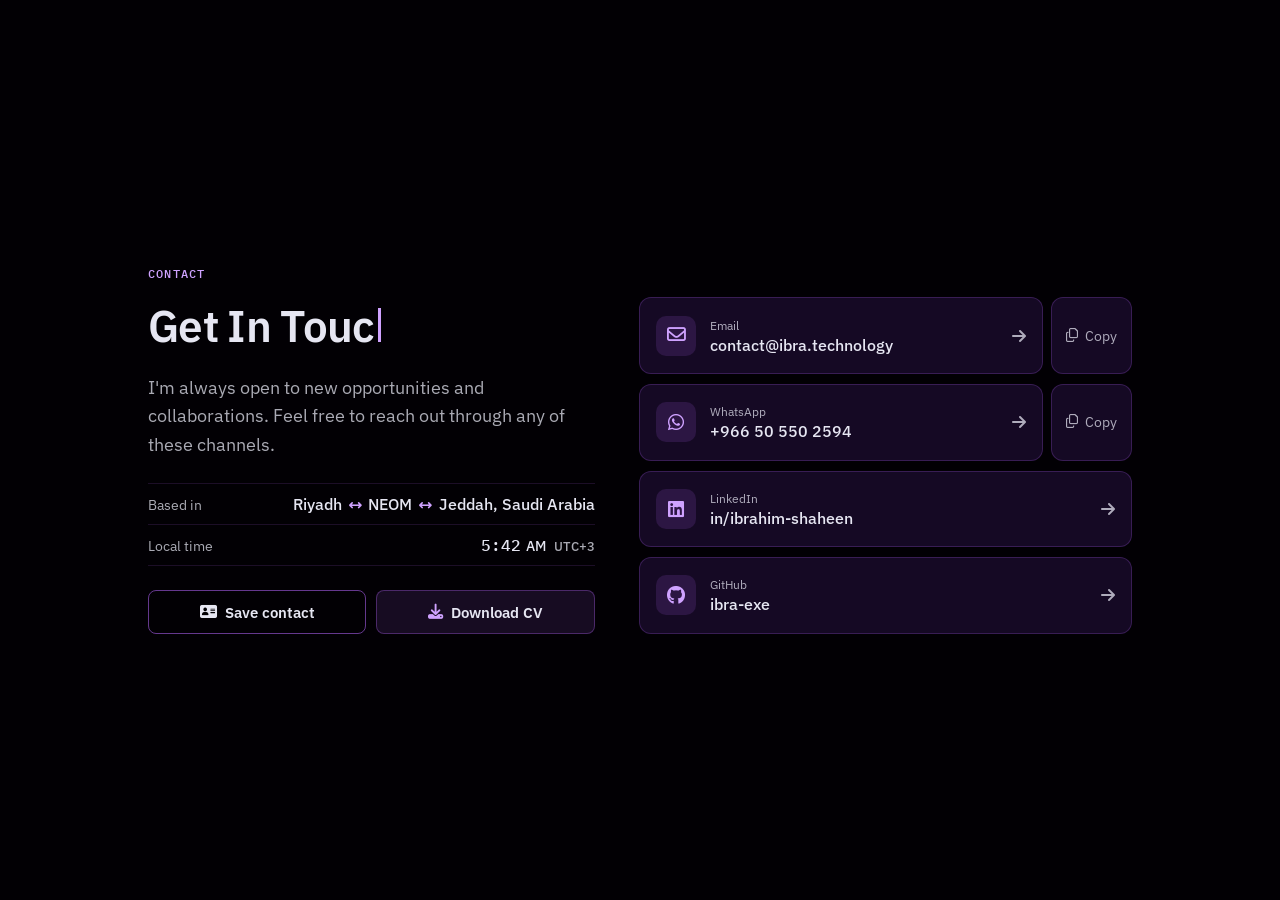
<file: contact.html>
<!DOCTYPE html>
<html lang="en">
<head>
    <meta charset="UTF-8">
    <meta name="viewport" content="width=device-width, initial-scale=1.0">
    <meta name="description" content="Contact Ibrahim Shaheen - Digital Transformation, AI & HRIS professional">
    <link rel="icon" href="favicon.ico" sizes="any">
    <link rel="icon" type="image/svg+xml" href="favicon.svg">
    <link rel="icon" type="image/png" sizes="32x32" href="favicon-32.png">
    <link rel="apple-touch-icon" href="apple-touch-icon.png">
    <!-- Pre-paint setup, before the browser draws anything:
         1. language/direction, taken from ?lang= if present (so a shared Arabic link
            opens in Arabic) otherwise the stored preference. Set here rather than in
            i18n.js so an Arabic visitor never sees a frame of English LTR layout.
         2. the backdrop preference, from ?backdrop= or storage, so the backdrop
            never flashes in before being hidden.
         3. opened directly (not inside the shell iframe)? then this page owns the
            canvas and needs the site background instead of the browser default, which
            is white in a light-mode browser. Inside the iframe we stay transparent so
            the shell's backdrop shows through. -->
    <script>
    (function(){
        var d=document.documentElement,q=new URLSearchParams(location.search),S=null;
        try{S=localStorage}catch(e){}
        // ?lang= wins over the stored preference, and is then remembered,
        // so a shared Arabic link keeps working as the visitor browses on.
        // ?theme= (experiment) wins over storage and is then remembered; purple is the default.
        var tp=q.get("theme");var th=tp!==null?tp:(S&&S.getItem("theme"));if(tp!==null&&S){try{S.setItem("theme",tp)}catch(e){}}if(th&&th!=="purple")d.setAttribute("data-theme",th);
        var lp=q.get("lang");
        var lang=((lp!==null?lp:(S&&S.getItem("lang")))==="ar")?"ar":"en";
        if(lp!==null&&S){try{S.setItem("lang",lang)}catch(e){}}
        d.setAttribute("lang",lang);
        d.setAttribute("dir",lang==="ar"?"rtl":"ltr");
        // ?backdrop=off|on, same precedence. ?stars= is what this was called
        // before the backdrop stopped being a starfield; still read so links
        // shared earlier keep working. Safe to drop once none are in use.
        var bp=q.get("backdrop");if(bp===null)bp=q.get("stars");
        var bs=S&&(S.getItem("backdrop")||S.getItem("starfield"));
        var bg=bp!==null?(bp==="off"?"off":"on"):(bs==="off"?"off":"on");
        if(bp!==null&&S){try{S.setItem("backdrop",bg)}catch(e){}}
        if(bg==="off")d.classList.add("no-backdrop");
        // Opened directly rather than inside the shell iframe? Then this page owns
        // the canvas and needs the site background, not the browser default.
        if(window.self===window.top)d.classList.add("standalone");
    })();
    </script>
    <noscript><style>html{background-color:#020004}</style></noscript>
    <link rel="stylesheet" href="styles.css">
    <link href="https://fonts.googleapis.com/css2?family=Cairo:wght@400;600;700&display=block" rel="stylesheet">
    <script src="i18n.js" defer></script>
    <link href="https://fonts.googleapis.com/css2?family=IBM+Plex+Sans:wght@400;500;600;700&family=IBM+Plex+Mono:wght@400;500&display=block" rel="stylesheet">
    <link rel="preconnect" href="https://fonts.gstatic.com" crossorigin>
    <link rel="preconnect" href="https://cdnjs.cloudflare.com" crossorigin>
    <link rel="stylesheet" href="https://cdnjs.cloudflare.com/ajax/libs/font-awesome/6.6.0/css/all.min.css">
    <title>Contact - Ibrahim Shaheen</title>
</head>
<body class="transparent-bg">
    <!-- Two panels instead of a 2x2 of identical cards. Left: who you are reaching, where
         they are and what time it is there, plus the two things a recruiter actually
         wants to take away (a contact card and the CV). Right: every channel as a row
         that says what it is AND shows the address, with Copy where copying is the
         likely next step.

         Load-bearing details carried over from the old cards:
         - mailto: needs target="_top". This page runs inside the shell's iframe, and iOS
           Safari will not hand a mailto: to the mail app from a subframe; the tap silently
           does nothing. wa.me, LinkedIn and GitHub are https, so _blank is right for them.
         - dir="ltr" on the phone number. In Arabic the bare string reorders to
           "2594 966 +" because digits and + are neutral against an RTL paragraph.
         - Copy buttons sit BESIDE the row link, never inside it: a button inside an <a>
           is invalid nesting and screen readers announce it unpredictably. -->
    <main class="contact-container contact-v2">
        <p class="contact-kicker" data-ar="تواصل">Contact</p>
        <section class="contact-lead">
            <h2 class="contact-heading type-in"><span class="type-in-text" data-ar="تواصل معي">Get In Touch</span></h2>
            <p class="contact-intro" data-ar="أنا دائمًا منفتح على الفرص الجديدة والتعاون. لا تتردّد في التواصل معي عبر أيٍّ من هذه القنوات.">I'm always open to new opportunities and collaborations. Feel free to reach out through any of these channels.</p>

            <dl class="contact-facts">
                <div>
                    <dt data-ar="المقرّ">Based in</dt>
                    <!-- Splits his time between three cities: two-way arrows on screen; screen
                         readers get the plain sentence instead. -->
                    <dd class="based-in"><span class="sr-only" data-ar="الرياض ونيوم وجدة، المملكة العربية السعودية">Riyadh, NEOM and Jeddah, Saudi Arabia</span><span aria-hidden="true"><span data-ar="الرياض">Riyadh</span> <i class="fas fa-arrows-left-right"></i> <span data-ar="نيوم">NEOM</span> <i class="fas fa-arrows-left-right"></i> <span data-ar="جدة، المملكة العربية السعودية">Jeddah, Saudi Arabia</span></span></dd>
                </div>
                <div>
                    <dt data-ar="التوقيت المحلي">Local time</dt>
                    <dd><span class="local-time" dir="ltr">--:--</span><span class="ampm"></span> <span class="tz" dir="ltr">UTC+3</span></dd>
                </div>
            </dl>

            <div class="contact-actions">
                <a href="files/ibrahim-shaheen.vcf" download class="cta-button cta-secondary"><i class="fas fa-address-card" aria-hidden="true"></i><span data-ar="حفظ جهة الاتصال">Save contact</span></a>
                <a href="files/Ibrahim-Shaheen-CV.pdf" download target="_blank" rel="noopener" class="cta-button cta-tertiary"><i class="fas fa-download" aria-hidden="true"></i><span data-ar="تحميل السيرة الذاتية (بالإنجليزية)">Download CV</span></a>
            </div>
        </section>

        <section class="channels" aria-label="Contact channels">
            <div class="channel">
                <a class="channel-main" href="mailto:contact@ibra.technology" target="_top">
                    <span class="channel-icon"><i class="far fa-envelope" aria-hidden="true"></i></span>
                    <span class="channel-text">
                        <span class="channel-label" data-ar="البريد الإلكتروني">Email</span>
                        <span class="channel-value">contact@ibra.technology</span>
                    </span>
                    <span class="channel-go" aria-hidden="true"><i class="fas fa-arrow-right"></i></span>
                </a>
                <button type="button" class="channel-copy" data-copy="contact@ibra.technology" data-what="email"><i class="far fa-copy" aria-hidden="true"></i><span class="copy-text" data-ar="نسخ">Copy</span></button>
            </div>

            <div class="channel">
                <a class="channel-main" href="https://wa.me/966505502594" target="_blank" rel="noopener">
                    <span class="channel-icon"><i class="fab fa-whatsapp" aria-hidden="true"></i></span>
                    <span class="channel-text">
                        <span class="channel-label">WhatsApp</span>
                        <span class="channel-value" dir="ltr">+966 50 550 2594</span>
                    </span>
                    <span class="channel-go" aria-hidden="true"><i class="fas fa-arrow-right"></i></span>
                </a>
                <button type="button" class="channel-copy" data-copy="+966505502594" data-what="phone"><i class="far fa-copy" aria-hidden="true"></i><span class="copy-text" data-ar="نسخ">Copy</span></button>
            </div>

            <div class="channel">
                <a class="channel-main" href="https://www.linkedin.com/in/ibrahim-shaheen/" target="_blank" rel="noopener">
                    <span class="channel-icon"><i class="fab fa-linkedin" aria-hidden="true"></i></span>
                    <span class="channel-text">
                        <span class="channel-label">LinkedIn</span>
                        <span class="channel-value" dir="ltr">in/ibrahim-shaheen</span>
                    </span>
                    <span class="channel-go" aria-hidden="true"><i class="fas fa-arrow-right"></i></span>
                </a>
            </div>

            <div class="channel">
                <a class="channel-main" href="https://github.com/ibra-exe" target="_blank" rel="noopener">
                    <span class="channel-icon"><i class="fab fa-github" aria-hidden="true"></i></span>
                    <span class="channel-text">
                        <span class="channel-label">GitHub</span>
                        <span class="channel-value" dir="ltr">ibra-exe</span>
                    </span>
                    <span class="channel-go" aria-hidden="true"><i class="fas fa-arrow-right"></i></span>
                </a>
            </div>

            <!-- X (hidden for now)
            https://x.com/ibrahimium
            -->
            <p class="copy-status sr-only" aria-live="polite"></p>
        </section>
    </main>

    <script>
        (function () {
            var ar = document.documentElement.lang === 'ar';

            /* Local time where he is. Asia/Riyadh covers NEOM (both UTC+3, no DST).
               12-hour clock with Western digits in both languages, as on the rest of
               the site; only the AM/PM marker is translated (ص / م). */
            var clock = document.querySelector('.local-time');
            var fmt = new Intl.DateTimeFormat('en-US', { timeZone: 'Asia/Riyadh', hour: 'numeric', minute: '2-digit', hour12: true });
            // The digits sit in their own LTR span in the mono face. AM/PM is a sibling
            // outside it, in the text face: the mono face has no Arabic, and outside the
            // LTR span the bidi order puts "م" after the time in Arabic, as it is read.
            var mark = document.querySelector('.contact-facts .ampm');
            function tick() {
                if (!clock) return;
                var digits = '', period = '';
                fmt.formatToParts(new Date()).forEach(function (p) {
                    if (p.type === 'dayPeriod') period = p.value.toUpperCase();
                    else if (p.type === 'hour' || p.type === 'minute' || p.value === ':') digits += p.value;
                });
                clock.textContent = digits;
                if (mark) mark.textContent = ar ? (period === 'AM' ? 'ص' : 'م') : period;
            }
            tick();
            setInterval(tick, 15000);

            /* Copy, with a fallback for browsers that refuse the async clipboard inside a
               frame, and a polite announcement so a screen reader hears it worked. */
            var status = document.querySelector('.copy-status');
            var LABEL = { email: ar ? 'نسخ البريد الإلكتروني' : 'Copy email address',
                          phone: ar ? 'نسخ رقم الهاتف' : 'Copy phone number' };
            var DONE  = { email: ar ? 'تم نسخ البريد الإلكتروني' : 'Email address copied',
                          phone: ar ? 'تم نسخ رقم الهاتف' : 'Phone number copied' };
            function fallbackCopy(text) {
                var t = document.createElement('textarea');
                t.value = text; t.setAttribute('readonly', ''); t.style.position = 'fixed'; t.style.opacity = '0';
                document.body.appendChild(t); t.select();
                var ok = false; try { ok = document.execCommand('copy'); } catch (e) {}
                t.remove(); return ok;
            }
            document.querySelectorAll('.channel-copy').forEach(function (btn) {
                var what = btn.getAttribute('data-what');
                btn.setAttribute('aria-label', LABEL[what]);
                btn.addEventListener('click', function () {
                    var text = btn.getAttribute('data-copy');
                    var label = btn.querySelector('.copy-text');
                    var original = label.textContent;
                    function done() {
                        btn.classList.add('copied');
                        label.textContent = ar ? 'تم النسخ' : 'Copied';
                        if (status) status.textContent = DONE[what];
                        setTimeout(function () {
                            btn.classList.remove('copied');
                            label.textContent = original;
                            if (status) status.textContent = '';
                        }, 1600);
                    }
                    if (navigator.clipboard && navigator.clipboard.writeText) {
                        navigator.clipboard.writeText(text).then(done, function () { if (fallbackCopy(text)) done(); });
                    } else if (fallbackCopy(text)) { done(); }
                });
            });
        })();
    </script>
    <script src="typewriter.js"></script>
</body>
</html>
</file>
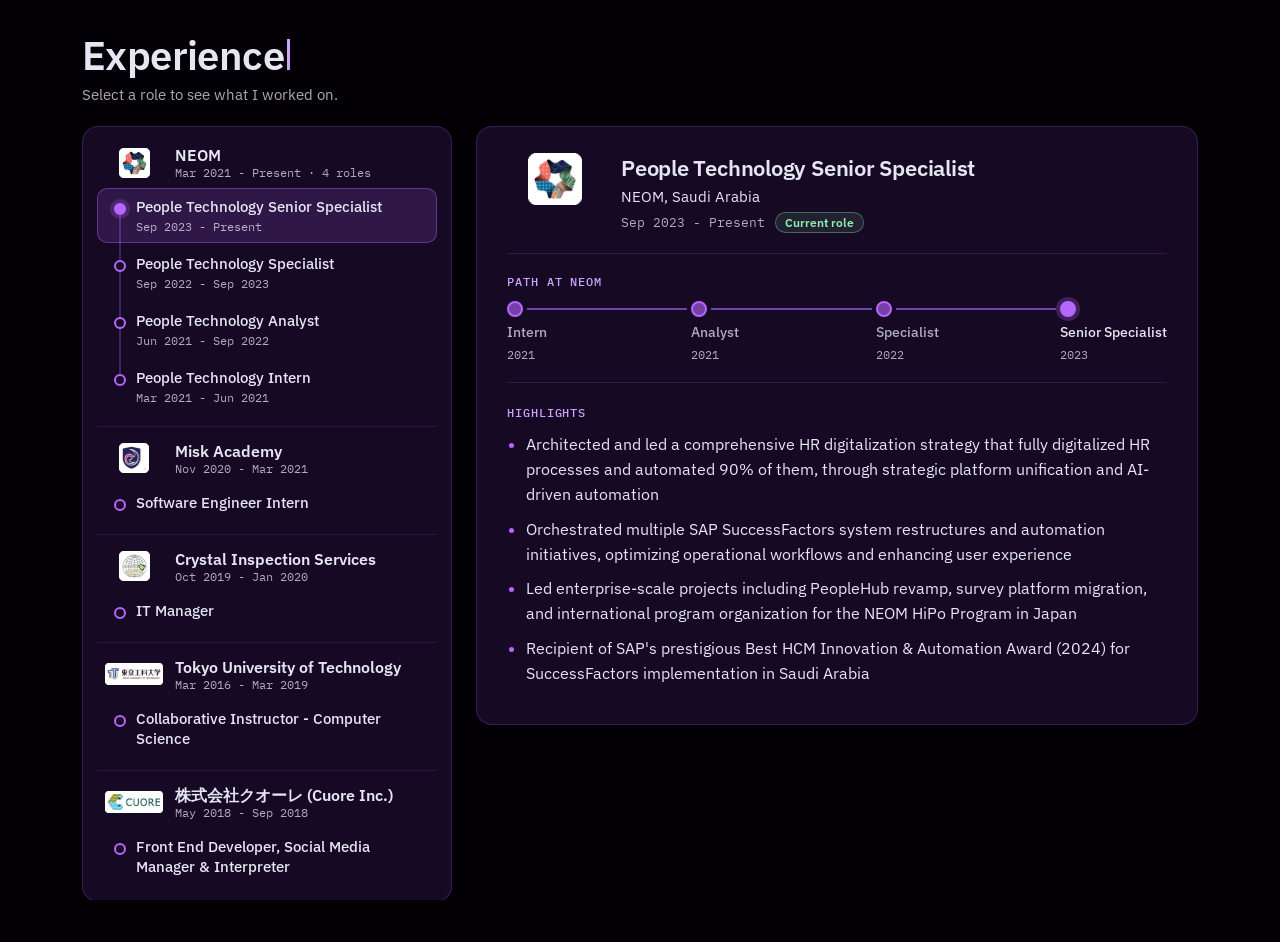
<file: experience.html>
<!DOCTYPE html>
<html lang="en">
<head>
    <meta charset="UTF-8">
    <meta name="viewport" content="width=device-width, initial-scale=1.0">
    <meta name="description" content="Ibrahim Shaheen's work experience and career history">
    <link rel="icon" href="favicon.ico" sizes="any">
    <link rel="icon" type="image/svg+xml" href="favicon.svg">
    <link rel="icon" type="image/png" sizes="32x32" href="favicon-32.png">
    <link rel="apple-touch-icon" href="apple-touch-icon.png">
    <!-- Pre-paint setup, before the browser draws anything:
         1. language/direction, taken from ?lang= if present (so a shared Arabic link
            opens in Arabic) otherwise the stored preference. Set here rather than in
            i18n.js so an Arabic visitor never sees a frame of English LTR layout.
         2. the backdrop preference, from ?backdrop= or storage, so the backdrop
            never flashes in before being hidden.
         3. opened directly (not inside the shell iframe)? then this page owns the
            canvas and needs the site background instead of the browser default, which
            is white in a light-mode browser. Inside the iframe we stay transparent so
            the shell's backdrop shows through. -->
    <script>
    (function(){
        var d=document.documentElement,q=new URLSearchParams(location.search),S=null;
        try{S=localStorage}catch(e){}
        // ?lang= wins over the stored preference, and is then remembered,
        // so a shared Arabic link keeps working as the visitor browses on.
        // ?theme= (experiment) wins over storage and is then remembered; purple is the default.
        var tp=q.get("theme");var th=tp!==null?tp:(S&&S.getItem("theme"));if(tp!==null&&S){try{S.setItem("theme",tp)}catch(e){}}if(th&&th!=="purple")d.setAttribute("data-theme",th);
        var lp=q.get("lang");
        var lang=((lp!==null?lp:(S&&S.getItem("lang")))==="ar")?"ar":"en";
        if(lp!==null&&S){try{S.setItem("lang",lang)}catch(e){}}
        d.setAttribute("lang",lang);
        d.setAttribute("dir",lang==="ar"?"rtl":"ltr");
        // ?backdrop=off|on, same precedence. ?stars= is what this was called
        // before the backdrop stopped being a starfield; still read so links
        // shared earlier keep working. Safe to drop once none are in use.
        var bp=q.get("backdrop");if(bp===null)bp=q.get("stars");
        var bs=S&&(S.getItem("backdrop")||S.getItem("starfield"));
        var bg=bp!==null?(bp==="off"?"off":"on"):(bs==="off"?"off":"on");
        if(bp!==null&&S){try{S.setItem("backdrop",bg)}catch(e){}}
        if(bg==="off")d.classList.add("no-backdrop");
        // Opened directly rather than inside the shell iframe? Then this page owns
        // the canvas and needs the site background, not the browser default.
        if(window.self===window.top)d.classList.add("standalone");
    })();
    </script>
    <noscript><style>html{background-color:#020004}</style></noscript>
    <link rel="stylesheet" href="styles.css">
    <link href="https://fonts.googleapis.com/css2?family=Cairo:wght@400;600;700&display=block" rel="stylesheet">
    <script src="i18n.js" defer></script>
    <link href="https://fonts.googleapis.com/css2?family=IBM+Plex+Sans:wght@400;500;600;700&family=IBM+Plex+Mono:wght@400;500&display=block" rel="stylesheet">
    <title>Experience - Ibrahim Shaheen</title>
</head>
<body class="transparent-bg">
    <div class="experience-container">
        <div class="exp-header">
            <h2 class="exp-heading type-in"><span class="type-in-text" data-ar="الخبرة المهنية">Experience</span></h2>
            <p class="exp-subtitle" data-ar="اختر دورًا لعرض تفاصيله.">Select a role to see what I worked on.</p>
        </div>
        <div class="timeline">
            <!-- One block for NEOM rather than four cards. Four separate cards repeated the logo
             and the name four times and, worse, hid the strongest thing on the page:
             Intern in March 2021 to Senior Specialist by September 2023. Stacked inside
             one employer, newest first, it reads as the progression it is. -->
            <div class="container right">
                <div class="content company-group">
                    <div class="company-row"><img class="company-logo" src="files/logo-neom.webp" alt="" width="41" height="40" loading="lazy" decoding="async"><h3 class="company" data-ar="نيوم">NEOM</h3></div>
                    <div class="company-tenure" data-ar="مارس 2021 - حتى الآن · 4 أدوار">Mar 2021 - Present · 4 roles</div>
                    <ol class="role-list">
                    <li class="role expandable expanded" data-start="2023-09" data-end="present">
                        <div class="position" data-ar="أخصائي أول تقنيات الموارد البشرية">People Technology Senior Specialist</div>
                        <div class="period" data-ar="سبتمبر 2023 - حتى الآن">Sep 2023 - Present</div>
                        <div class="location" data-ar="نيوم، المملكة العربية السعودية">NEOM, Saudi Arabia</div>
                        <button type="button" class="expand-btn"><span class="expand-more" data-ar="عرض التفاصيل">View details</span><span class="expand-less" data-ar="إظهار أقل">Show less</span><span class="expand-chevron" aria-hidden="true">▾</span></button>
                        <div class="exp-details">
                        <div class="exp-details-inner">
                            <ul class="description">
                                <li data-ar="صمّمتُ وقدتُ استراتيجية شاملة لرقمنة الموارد البشرية رقمنت عملياتها بالكامل وأتمتت 90% منها، عبر توحيد المنصّات الاستراتيجي والأتمتة المدفوعة بالذكاء الاصطناعي">Architected and led a comprehensive HR digitalization strategy that fully digitalized HR processes and automated 90% of them, through strategic platform unification and AI-driven automation</li>
                                <li data-ar="قدتُ عدّة عمليات إعادة هيكلة لنظام SAP SuccessFactors ومبادرات أتمتة، مع تحسين سير العمل التشغيلي وتعزيز تجربة المستخدم">Orchestrated multiple SAP SuccessFactors system restructures and automation initiatives, optimizing operational workflows and enhancing user experience</li>
                                <li data-ar="قدتُ مشاريع على مستوى المؤسسة شملت تجديد PeopleHub، وترحيل منصّة الاستبيانات، وتنظيم برنامج دولي لبرنامج NEOM HiPo في اليابان">Led enterprise-scale projects including PeopleHub revamp, survey platform migration, and international program organization for the NEOM HiPo Program in Japan</li>
                                <li data-ar="حاصل على جائزة SAP المرموقة لأفضل ابتكار وأتمتة في نظام SAP SuccessFactors عن تطبيقه في المملكة العربية السعودية (2024)">Recipient of SAP's prestigious Best HCM Innovation &amp; Automation Award (2024) for SuccessFactors implementation in Saudi Arabia</li>
                            </ul>
                        </div>
                    </div>
                    </li>
                    <li class="role expandable" data-start="2022-09" data-end="2023-09">
                        <div class="position" data-ar="أخصائي تقنيات الموارد البشرية">People Technology Specialist</div>
                        <div class="period" data-ar="سبتمبر 2022 - سبتمبر 2023">Sep 2022 - Sep 2023</div>
                        <div class="location" data-ar="نيوم، المملكة العربية السعودية">NEOM, Saudi Arabia</div>
                        <button type="button" class="expand-btn"><span class="expand-more" data-ar="عرض التفاصيل">View details</span><span class="expand-less" data-ar="إظهار أقل">Show less</span><span class="expand-chevron" aria-hidden="true">▾</span></button>
                        <div class="exp-details">
                        <div class="exp-details-inner">
                            <ul class="description">
                                <li data-ar="ابتكرتُ PeopleGPT، مساعد ذكاء اصطناعي متقدّم يستفيد من تقنية GPT لتبسيط الإرشاد بسياسات الموارد البشرية وحل الاستفسارات">Pioneered PeopleGPT, an advanced AI assistant leveraging GPT technology to streamline HR policy guidance and query resolution</li>
                                <li data-ar="طوّرتُ وأطلقتُ حل People Co-Pilot، لتعزيز تجربة تأهيل الموظفين وتدريبهم عبر الأتمتة الذكية">Developed and deployed People Co-Pilot solution, enhancing employee onboarding and training experiences through intelligent automation</li>
                                <li data-ar="صمّمتُ ونفّذتُ هياكل كيانات قانونية معقّدة داخل SAP SuccessFactors للشركات التابعة TONOMUS و OXAGON و ENOWA">Designed and implemented complex Legal Entity structures within SAP SuccessFactors for TONOMUS, OXAGON, and ENOWA subsidiaries</li>
                                <li data-ar="قدتُ مبادرات أتمتة العمليات الروبوتية (RPA)، مما قلّل العبء اليدوي بشكل كبير وحسّن كفاءة العمليات">Led Robotic Process Automation (RPA) initiatives, significantly reducing manual workload and improving process efficiency</li>
                            </ul>
                        </div>
                    </div>
                    </li>
                    <li class="role expandable" data-start="2021-06" data-end="2022-09">
                        <div class="position" data-ar="محلّل تقنيات الموارد البشرية">People Technology Analyst</div>
                        <div class="period" data-ar="يونيو 2021 - سبتمبر 2022">Jun 2021 - Sep 2022</div>
                        <div class="location" data-ar="نيوم، المملكة العربية السعودية">NEOM, Saudi Arabia</div>
                        <button type="button" class="expand-btn"><span class="expand-more" data-ar="عرض التفاصيل">View details</span><span class="expand-less" data-ar="إظهار أقل">Show less</span><span class="expand-chevron" aria-hidden="true">▾</span></button>
                        <div class="exp-details">
                        <div class="exp-details-inner">
                            <ul class="description">
                                <li data-ar="أنشأتُ الهيكل التنظيمي لهيئة نيوم داخل SAP SuccessFactors، مؤسِّسًا القاعدة لعمليات الموارد البشرية على مستوى المؤسسة">Established the NEOM Authority organizational structure within SAP SuccessFactors, creating the foundation for enterprise-wide HR operations</li>
                                <li data-ar="نفّذتُ عمليات تدقيق شاملة لسلامة البيانات لأنظمة الموارد البشرية (HRIS)، محدِّدًا ومعالجًا التناقضات الحرجة لضمان دقة البيانات">Executed comprehensive data integrity audits for HRIS systems, identifying and resolving critical discrepancies to ensure data accuracy</li>
                                <li data-ar="أجريتُ تحليلًا معمّقًا وتحسينًا لعمليات تقنية الموارد البشرية، معزّزًا أداء النظام ورضا المستخدمين">Conducted in-depth analysis and optimization of HR technology processes, enhancing system performance and user satisfaction</li>
                                <li data-ar="طبّقتُ حلولًا مبتكرة شملت نظام تصوير آليًّا لإدارة ملفات الموظفين وتقنية الواقع الافتراضي لتجارب تأهيل غامرة">Implemented innovative solutions including an automated photobooth system for employee profile management and virtual reality technology for immersive onboarding experiences</li>
                            </ul>
                        </div>
                    </div>
                    </li>
                    <li class="role expandable" data-start="2021-03" data-end="2021-06">
                        <div class="position" data-ar="متدرّب تقنيات الموارد البشرية">People Technology Intern</div>
                        <div class="period" data-ar="مارس 2021 - يونيو 2021">Mar 2021 - Jun 2021</div>
                        <div class="location" data-ar="الرياض، المملكة العربية السعودية">Riyadh, Saudi Arabia</div>
                        <button type="button" class="expand-btn"><span class="expand-more" data-ar="عرض التفاصيل">View details</span><span class="expand-less" data-ar="إظهار أقل">Show less</span><span class="expand-chevron" aria-hidden="true">▾</span></button>
                        <div class="exp-details">
                        <div class="exp-details-inner">
                            <ul class="description">
                                <li data-ar="تعاونتُ مع فرق متعدّدة التخصصات لتشخيص مشكلات المستخدمين وحلّها، مساهمًا في تعزيز موثوقية النظام ورضا المستخدمين">Collaborated with cross-functional teams to diagnose and resolve user issues, contributing to enhanced system reliability and user satisfaction</li>
                                <li data-ar="أجريتُ تحليلًا للبيانات لضمان سلامة المعلومات ودقتها عبر أنظمة الموارد البشرية">Conducted data analysis to ensure information integrity and accuracy across HR systems</li>
                                <li data-ar="ساعدتُ في نشر وتهيئة حلول التقنية المؤسسية، داعمًا مبادرات التحوّل الرقمي للمنظمة">Assisted in the deployment and configuration of enterprise technology solutions, supporting organizational digital transformation initiatives</li>
                            </ul>
                        </div>
                    </div>
                    </li>
                    </ol>
                </div>
            </div>

            <div class="container left">
                <div class="content expandable" data-start="2020-11" data-end="2021-03">
                    <div class="company-row"><img class="company-logo" src="files/logo-misk.webp" alt="" width="40" height="40" loading="lazy" decoding="async"><h3 class="company" data-ar="أكاديمية مسك">Misk Academy</h3></div>
                    <div class="position" data-ar="متدرّب هندسة برمجيات">Software Engineer Intern</div>
                    <div class="period" data-ar="نوفمبر 2020 - مارس 2021">Nov 2020 - Mar 2021</div>
                    <div class="location" data-ar="عن بُعد">Remote</div>
                    <button type="button" class="expand-btn"><span class="expand-more" data-ar="عرض التفاصيل">View details</span><span class="expand-less" data-ar="إظهار أقل">Show less</span><span class="expand-chevron" aria-hidden="true">▾</span></button>
                    <div class="exp-details">
                        <div class="exp-details-inner">
                            <p class="description-lead" data-ar="أكملتُ تدريبًا مكثّفًا قائمًا على المشاريع لمدة 480 ساعة برعاية وزارة الاتصالات وتقنية المعلومات:">Completed an intensive 480-hour project-based internship sponsored by the Ministry of Communication &amp; Information Technology:</p>
                            <ul class="description">
                                <li data-ar="طوّرتُ تطبيقات ويب متكاملة قابلة للتوسّع باستخدام Ruby on Rails، و Python مع Django، و Node.js مع Express">Developed scalable full-stack applications utilizing Ruby on Rails, Python with Django, and Node.js with Express</li>
                                <li data-ar="هندستُ تطبيقات آمنة بتطبيق أنماط معمارية MVC ومبادئ تصميم RESTful API">Engineered secure applications implementing MVC architecture patterns and RESTful API design principles</li>
                                <li data-ar="أنشأتُ تطبيقات واجهة أمامية متجاوبة باستخدام أطر JavaScript حديثة تشمل Angular و React">Created responsive front-end applications using modern JavaScript frameworks including Angular and React</li>
                                <li data-ar="طبّقتُ هياكل بيانات وخوارزميات معقّدة، مع تحسين الأداء باستخدام تحليل Big O">Implemented complex data structures and algorithms, optimizing for performance using Big O notation analysis</li>
                            </ul>
                        </div>
                    </div>
                </div>
            </div>

            <div class="container right">
                <div class="content expandable" data-start="2019-10" data-end="2020-01">
                    <div class="company-row"><img class="company-logo" src="files/logo-crystal.webp" alt="" width="41" height="40" loading="lazy" decoding="async"><h3 class="company">Crystal Inspection Services</h3></div>
                    <div class="position" data-ar="مدير تقنية المعلومات">IT Manager</div>
                    <div class="period" data-ar="أكتوبر 2019 - يناير 2020">Oct 2019 - Jan 2020</div>
                    <div class="location" data-ar="جدة، المملكة العربية السعودية">Jeddah, Saudi Arabia</div>
                    <button type="button" class="expand-btn"><span class="expand-more" data-ar="عرض التفاصيل">View details</span><span class="expand-less" data-ar="إظهار أقل">Show less</span><span class="expand-chevron" aria-hidden="true">▾</span></button>
                    <div class="exp-details">
                        <div class="exp-details-inner">
                            <ul class="description">
                                <li data-ar="أدرتُ جميع عمليات تقنية المعلومات بما في ذلك صيانة البنية التحتية ومراقبة الأداء والاستشارات التقنية وبروتوكولات أمن البيانات">Directed all IT operations including infrastructure maintenance, performance monitoring, technical consultancy, and data security protocols</li>
                                <li data-ar="حقّقتُ خفضًا كبيرًا في التكاليف خلال ثلاثة أشهر عبر توطين خدمات تقنية المعلومات وتحسين العلاقات مع المورّدين">Achieved significant cost reduction within three months by internalizing IT services and optimizing vendor relationships</li>
                                <li data-ar="يسّرتُ التواصل بين الأقسام عبر تقديم خدمات ترجمة احترافية للوثائق التقنية والتجارية بين الإنجليزية والعربية">Facilitated cross-departmental communication by providing professional translation services for technical and business documentation between English and Arabic</li>
                            </ul>
                        </div>
                    </div>
                </div>
            </div>

            <div class="container left">
                <div class="content expandable" data-start="2016-03" data-end="2019-03">
                    <div class="company-row"><img class="company-logo" src="files/logo-tokyo.webp" alt="" width="108" height="40" loading="lazy" decoding="async"><h3 class="company" data-ar="جامعة طوكيو للتكنولوجيا">Tokyo University of Technology</h3></div>
                    <div class="position" data-ar="مُحاضر متعاون - علوم الحاسب">Collaborative Instructor - Computer Science</div>
                    <div class="period" data-ar="مارس 2016 - مارس 2019">Mar 2016 - Mar 2019</div>
                    <div class="location" data-ar="طوكيو، اليابان">Tokyo, Japan</div>
                    <button type="button" class="expand-btn"><span class="expand-more" data-ar="عرض التفاصيل">View details</span><span class="expand-less" data-ar="إظهار أقل">Show less</span><span class="expand-chevron" aria-hidden="true">▾</span></button>
                    <div class="exp-details">
                        <div class="exp-details-inner">
                            <ul class="description">
                                <li data-ar="قدّمتُ منهجًا شاملًا في علوم الحاسب للطلاب الدوليين، يغطّي أساسيات البرمجة وتطوير الويب ومنهجيات البحث">Delivered comprehensive Computer Science curriculum for international students, covering programming fundamentals, web development, and research methodologies</li>
                                <li data-ar="قدّمتُ دعمًا أكاديميًّا متخصّصًا بثلاث لغات عبر خدمات الترجمة التحريرية والفورية بالعربية والإنجليزية واليابانية">Provided specialized trilingual academic support through translation and interpretation services in Arabic, English, and Japanese</li>
                                <li data-ar="يسّرتُ التواصل الأكاديمي بين الثقافات، معزّزًا المخرجات التعليمية لفئات طلابية متنوّعة">Facilitated cross-cultural academic communication, enhancing educational outcomes for diverse student populations</li>
                            </ul>
                        </div>
                    </div>
                </div>
            </div>

            <div class="container right">
                <div class="content expandable" data-start="2018-05" data-end="2018-09">
                    <div class="company-row"><img class="company-logo" src="files/logo-cuore.webp" alt="" width="108" height="40" loading="lazy" decoding="async"><h3 class="company">株式会社クオーレ (Cuore Inc.)</h3></div>
                    <div class="position" data-ar="مطوّر واجهات أمامية، ومدير وسائل تواصل اجتماعي، ومترجم">Front End Developer, Social Media Manager & Interpreter</div>
                    <div class="period" data-ar="مايو 2018 - سبتمبر 2018">May 2018 - Sep 2018</div>
                    <div class="location" data-ar="طوكيو، اليابان">Tokyo, Japan</div>
                    <button type="button" class="expand-btn"><span class="expand-more" data-ar="عرض التفاصيل">View details</span><span class="expand-less" data-ar="إظهار أقل">Show less</span><span class="expand-chevron" aria-hidden="true">▾</span></button>
                    <div class="exp-details">
                        <div class="exp-details-inner">
                            <ul class="description">
                                <li data-ar="أدرتُ تطوير وصيانة الواجهة الأمامية للموقع الإلكتروني للشركة، مع ضمان أفضل تجربة مستخدم وأداء وظيفي">Managed front-end development and maintenance of the company's corporate website, ensuring optimal user experience and functionality</li>
                                <li data-ar="طوّرتُ ونفّذتُ استراتيجيات لوسائل التواصل الاجتماعي لتعزيز حضور العلامة التجارية والترويج للمنتجات عبر منصّات متعدّدة">Developed and executed social media strategies to enhance brand visibility and promote product offerings across multiple platforms</li>
                                <li data-ar="يسّرتُ التواصل التجاري الدولي عبر خدمات ترجمة تحريرية وفورية احترافية بالعربية والإنجليزية واليابانية">Facilitated international business communications through professional translation and interpretation services in Arabic, English, and Japanese</li>
                            </ul>
                        </div>
                    </div>
                </div>
            </div>
        </div>
    </div>

    <script>
        (function () {
            /* The button is the disclosure control: focusable, and it reports its state
               through aria-expanded. Clicking anywhere on the card still toggles, as a
               mouse convenience; a keyboard press on the button fires the same click.
               It used to be the other way round - the card took focus and the real
               button was tabindex="-1" - which told assistive tech nothing. */
            document.querySelectorAll('.expandable').forEach(function (card, i) {
                var btn = card.querySelector('.expand-btn');
                var details = card.querySelector('.exp-details');
                if (btn && details) {
                    details.id = details.id || 'exp-details-' + i;
                    btn.setAttribute('aria-controls', details.id);
                }
                function sync() {
                    if (btn) btn.setAttribute('aria-expanded', card.classList.contains('expanded') ? 'true' : 'false');
                }
                sync();
                card.addEventListener('click', function (e) {
                    if (e.target.closest('a')) return;
                    card.classList.toggle('expanded');
                    sync();
                });
            });
        })();
    </script>

    <script>
        /* Laptop view (1000px and up): the roles as a list beside a detail panel, built
           from the timeline markup above at load. Nothing is duplicated in the HTML, so
           the content lives in one place.

           Runs inline at the end of <body>, BEFORE the deferred i18n.js. Every piece of
           text it creates carries both languages (data-ar, and the English in
           data-en-html), so it reads correctly whether i18n has run yet or not; the
           cloned bullet lists carry their own data-ar the same way.
           Below 1000px this view is hidden and the stacked timeline shows instead. */
        (function () {
            var roles = [].slice.call(document.querySelectorAll('[data-start]'));
            var container = document.querySelector('.experience-container');
            var timeline = container && container.querySelector('.timeline');
            if (!roles.length || !timeline) return;
            var AR = document.documentElement.lang === 'ar';

            function el(tag, cls) { var n = document.createElement(tag); if (cls) n.className = cls; return n; }
            function escapeHtml(t) { return t.replace(/&/g, '&amp;').replace(/</g, '&lt;').replace(/>/g, '&gt;'); }
            function bi(tag, cls, en, ar) {
                var n = el(tag, cls);
                n.textContent = AR ? ar : en;
                n.setAttribute('data-ar', ar);
                n.setAttribute('data-en-html', escapeHtml(en));
                return n;
            }
            // English and Arabic of a node. Read at build time, before i18n has
            // touched anything, so the node's own text is still the English.
            function pair(node) {
                if (!node) return null;
                var en = node.textContent.replace(/\s+/g, ' ').trim();
                return { en: en, ar: node.getAttribute('data-ar') || en };
            }
            // "People Technology Intern" ... "People Technology Senior Specialist" ->
            // "Intern" ... "Senior Specialist": drop the words every title shares, at
            // the front (English) or the back (Arabic), keeping at least one word.
            function shorten(titles) {
                var w = titles.map(function (t) { return t.split(' '); });
                var min = Math.min.apply(null, w.map(function (x) { return x.length; }));
                var lead = 0, tail = 0;
                while (lead < min - 1 && w.every(function (x) { return x[lead] === w[0][lead]; })) lead++;
                while (tail < min - 1 - lead && w.every(function (x) {
                    return x[x.length - 1 - tail] === w[0][w[0].length - 1 - tail];
                })) tail++;
                return w.map(function (x) { return x.slice(lead, x.length - tail).join(' '); });
            }

            var items = roles.map(function (r, i) {
                var group = r.closest('.company-group');
                var row = (group || r).querySelector('.company-row');
                return {
                    idx: i, row: row,
                    start: r.dataset.start,
                    current: r.dataset.end === 'present',
                    logo: row.querySelector('img'),
                    company: pair(row.querySelector('.company')),
                    tenure: group ? pair(group.querySelector('.company-tenure')) : null,
                    position: pair(r.querySelector('.position')),
                    period: pair(r.querySelector('.period')),
                    location: pair(r.querySelector('.location')),
                    lead: r.querySelector('.description-lead'),
                    list: r.querySelector('ul.description')
                };
            });

            // Consecutive roles at one employer form a group: NEOM's four, everyone else's one.
            var groups = [];
            items.forEach(function (it) {
                var g = groups[groups.length - 1];
                if (!g || g.row !== it.row) { g = { row: it.row, items: [] }; groups.push(g); }
                g.items.push(it);
                it.group = g;
            });
            groups.forEach(function (g) {
                if (g.items.length < 2) return;
                // oldest first, for the progression shown in the panel
                g.path = g.items.slice().sort(function (a, b) { return a.start < b.start ? -1 : 1; });
                var en = shorten(g.path.map(function (x) { return x.position.en; }));
                var ar = shorten(g.path.map(function (x) { return x.position.ar; }));
                g.path.forEach(function (x, n) { x.short = { en: en[n], ar: ar[n] }; });
            });

            var view = el('section', 'exp-desktop');
            var split = el('div', 'exp-split');
            var list = el('div', 'exp-list');
            var panel = el('div', 'exp-panel');
            panel.id = 'exp-panel';
            panel.setAttribute('aria-live', 'polite');

            /* ---- the list: one block per employer, roles on a rail ---- */
            groups.forEach(function (g) {
                var first = g.items[0];
                var block = el('div', 'list-employer');
                var head = el('div', 'list-company');
                if (first.logo) head.appendChild(first.logo.cloneNode(true));
                var text = el('div', 'list-company-text');
                text.appendChild(bi('span', 'list-company-name', first.company.en, first.company.ar));
                var sub = g.items.length > 1 && first.tenure ? first.tenure : first.period;
                text.appendChild(bi('span', 'list-company-tenure', sub.en, sub.ar));
                head.appendChild(text);
                block.appendChild(head);

                var ol = el('ol', 'list-roles');
                g.items.forEach(function (it) {
                    var li = el('li');
                    var b = el('button', 'list-role');
                    b.type = 'button';
                    b.dataset.idx = it.idx;
                    b.setAttribute('aria-controls', 'exp-panel');
                    b.appendChild(bi('span', 'list-role-title', it.position.en, it.position.ar));
                    // a lone role's dates are already in the employer line above
                    if (g.items.length > 1) b.appendChild(bi('span', 'list-role-period', it.period.en, it.period.ar));
                    it.tab = b;
                    li.appendChild(b);
                    ol.appendChild(li);
                });
                block.appendChild(ol);
                list.appendChild(block);
            });

            /* ---- the panel ---- */
            function select(idx, focusFrom) {
                var it = items[idx];
                items.forEach(function (x) {
                    var on = x === it;
                    x.tab.classList.toggle('is-selected', on);
                    x.tab.setAttribute('aria-current', on ? 'true' : 'false');
                });

                panel.innerHTML = '';
                var head = el('div', 'panel-head');
                if (it.logo) head.appendChild(it.logo.cloneNode(true));
                var ht = el('div', 'panel-head-text');
                ht.appendChild(bi('h3', 'panel-title', it.position.en, it.position.ar));
                // "NEOM, Saudi Arabia" already names the employer; don't say NEOM twice.
                var co = it.location.en.indexOf(it.company.en) === 0;
                ht.appendChild(bi('p', 'panel-meta',
                    (co ? '' : it.company.en + ' · ') + it.location.en,
                    (co ? '' : it.company.ar + ' · ') + it.location.ar));
                var per = el('p', 'panel-period');
                per.appendChild(bi('span', '', it.period.en, it.period.ar));
                if (it.current) per.appendChild(bi('span', 'panel-badge', 'Current role', 'الوظيفة الحالية'));
                ht.appendChild(per);
                head.appendChild(ht);
                panel.appendChild(head);

                // The promotion path, for an employer with more than one role.
                var g = it.group;
                if (g.path) {
                    var wrap = el('div', 'panel-path');
                    wrap.appendChild(bi('h4', 'panel-label',
                        'Path at ' + g.items[0].company.en, 'المسار في ' + g.items[0].company.ar));
                    var steps = el('ol', 'path-steps');
                    var at = g.path.indexOf(it);
                    g.path.forEach(function (s, n) {
                        var li = el('li', 'path-step' + (n < at ? ' is-done' : n === at ? ' is-current' : ''));
                        var b = el('button', 'path-btn');
                        b.type = 'button';
                        b.dataset.idx = s.idx;
                        if (n === at) b.setAttribute('aria-current', 'step');
                        b.appendChild(el('span', 'path-dot'));
                        b.appendChild(bi('span', 'path-title', s.short.en, s.short.ar));
                        var yr = el('span', 'path-year');
                        yr.textContent = s.start.slice(0, 4);
                        b.appendChild(yr);
                        li.appendChild(b);
                        steps.appendChild(li);
                    });
                    wrap.appendChild(steps);
                    panel.appendChild(wrap);
                }

                // A lead introduces its list (Misk's ends with a colon), so a label
                // goes in only when there is no lead to do that job.
                if (it.lead) panel.appendChild(it.lead.cloneNode(true));
                if (it.list) {
                    if (!it.lead) panel.appendChild(bi('h4', 'panel-label', 'Highlights', 'أبرز ما قمتُ به'));
                    panel.appendChild(it.list.cloneNode(true));
                }

                // replay the entrance, so a change of role reads as a change
                panel.classList.remove('is-entering');
                void panel.offsetWidth;
                panel.classList.add('is-entering');

                if (focusFrom === 'list') it.tab.focus();
                if (focusFrom === 'path') {
                    var again = panel.querySelector('.path-btn[data-idx="' + idx + '"]');
                    if (again) again.focus();
                }
            }

            list.addEventListener('click', function (e) {
                var b = e.target.closest('.list-role');
                if (b) select(+b.dataset.idx);
            });
            panel.addEventListener('click', function (e) {
                var b = e.target.closest('.path-btn');
                if (b) select(+b.dataset.idx, 'path');
            });
            // Up and Down walk the roles, Home and End jump to the ends.
            list.addEventListener('keydown', function (e) {
                var b = e.target.closest('.list-role');
                if (!b) return;
                var i = +b.dataset.idx, n = items.length, to = null;
                if (e.key === 'ArrowDown') to = (i + 1) % n;
                else if (e.key === 'ArrowUp') to = (i - 1 + n) % n;
                else if (e.key === 'Home') to = 0;
                else if (e.key === 'End') to = n - 1;
                if (to !== null) { e.preventDefault(); select(to, 'list'); }
            });

            split.appendChild(list);
            split.appendChild(panel);
            view.appendChild(split);
            container.insertBefore(view, timeline);
            select(0);
        })();
    </script>
    <script src="typewriter.js"></script>
</body>
</html>
</file>
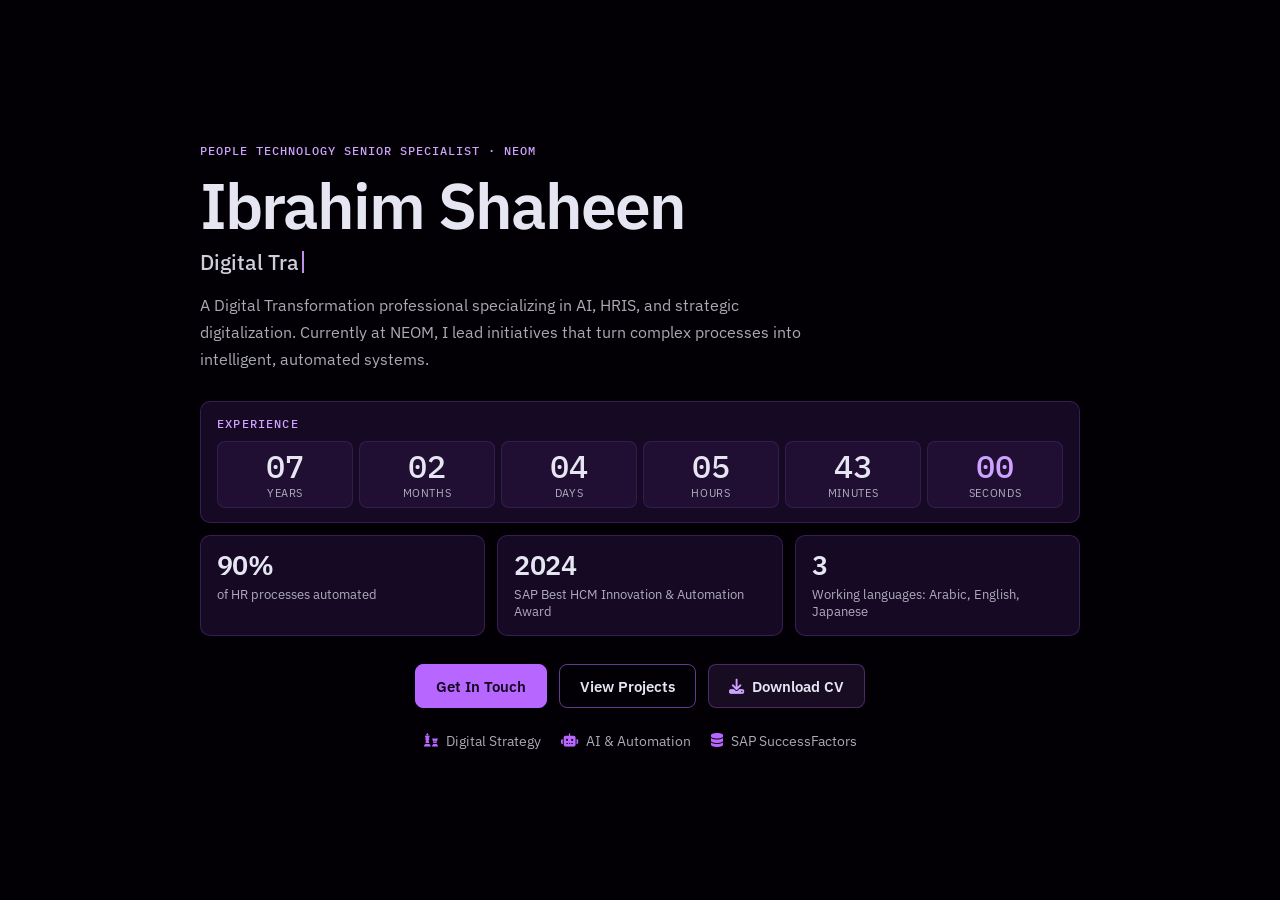
<file: home.html>
<!DOCTYPE html>
<html lang="en">
<head>
    <meta charset="UTF-8">
    <meta name="viewport" content="width=device-width, initial-scale=1.0">
    <meta name="description" content="Ibrahim Shaheen's personal website - Home page">
    <link rel="icon" href="favicon.ico" sizes="any">
    <link rel="icon" type="image/svg+xml" href="favicon.svg">
    <link rel="icon" type="image/png" sizes="32x32" href="favicon-32.png">
    <link rel="apple-touch-icon" href="apple-touch-icon.png">
    <!-- Pre-paint setup, before the browser draws anything:
         1. language/direction, taken from ?lang= if present (so a shared Arabic link
            opens in Arabic) otherwise the stored preference. Set here rather than in
            i18n.js so an Arabic visitor never sees a frame of English LTR layout.
         2. the backdrop preference, from ?backdrop= or storage, so the backdrop
            never flashes in before being hidden.
         3. opened directly (not inside the shell iframe)? then this page owns the
            canvas and needs the site background instead of the browser default, which
            is white in a light-mode browser. Inside the iframe we stay transparent so
            the shell's backdrop shows through. -->
    <script>
    (function(){
        var d=document.documentElement,q=new URLSearchParams(location.search),S=null;
        try{S=localStorage}catch(e){}
        // ?lang= wins over the stored preference, and is then remembered,
        // so a shared Arabic link keeps working as the visitor browses on.
        // ?theme= (experiment) wins over storage and is then remembered; purple is the default.
        var tp=q.get("theme");var th=tp!==null?tp:(S&&S.getItem("theme"));if(tp!==null&&S){try{S.setItem("theme",tp)}catch(e){}}if(th&&th!=="purple")d.setAttribute("data-theme",th);
        var lp=q.get("lang");
        var lang=((lp!==null?lp:(S&&S.getItem("lang")))==="ar")?"ar":"en";
        if(lp!==null&&S){try{S.setItem("lang",lang)}catch(e){}}
        d.setAttribute("lang",lang);
        d.setAttribute("dir",lang==="ar"?"rtl":"ltr");
        // ?backdrop=off|on, same precedence. ?stars= is what this was called
        // before the backdrop stopped being a starfield; still read so links
        // shared earlier keep working. Safe to drop once none are in use.
        var bp=q.get("backdrop");if(bp===null)bp=q.get("stars");
        var bs=S&&(S.getItem("backdrop")||S.getItem("starfield"));
        var bg=bp!==null?(bp==="off"?"off":"on"):(bs==="off"?"off":"on");
        if(bp!==null&&S){try{S.setItem("backdrop",bg)}catch(e){}}
        if(bg==="off")d.classList.add("no-backdrop");
        // Opened directly rather than inside the shell iframe? Then this page owns
        // the canvas and needs the site background, not the browser default.
        if(window.self===window.top)d.classList.add("standalone");
    })();
    </script>
    <noscript><style>html{background-color:#020004}</style></noscript>
    <link rel="stylesheet" href="styles.css">
    <link href="https://fonts.googleapis.com/css2?family=Cairo:wght@400;600;700&display=block" rel="stylesheet">
    <script src="i18n.js" defer></script>
    <link href="https://fonts.googleapis.com/css2?family=IBM+Plex+Sans:wght@400;500;600;700&family=IBM+Plex+Mono:wght@400;500&display=block" rel="stylesheet">
    <link rel="preconnect" href="https://fonts.gstatic.com" crossorigin>
    <link rel="preconnect" href="https://cdnjs.cloudflare.com" crossorigin>
    <link rel="stylesheet" href="https://cdnjs.cloudflare.com/ajax/libs/font-awesome/6.6.0/css/all.min.css">
    <title>Home - Ibrahim Shaheen</title>
</head>
<body class="transparent-bg">
    <!-- The hero shows everything immediately. It used to be typed out character by
         character, which took 6.4 seconds before the sentence saying who you are was
         readable - longer than a recruiter's first scan. The only typing left is the
         short role line, which starts already complete and never holds content back.

         Every number here is already stated elsewhere on the site, and labelled the
         way the site states it: 90% of HR processes automated is achieved, as the
         Projects highlight and the Experience entry say. -->
    <main class="home-container hero-page">
        <section class="hero" aria-labelledby="hero-name">
            <p class="hero-eyebrow" data-ar="أخصائي أول تقنيات الموارد البشرية · نيوم">People Technology Senior Specialist · NEOM</p>
            <h2 class="hero-name" id="hero-name" data-ar="إبراهيم شاهين">Ibrahim Shaheen</h2>
            <!-- The role line types itself in, then four focus areas, once per visit, and
                 settles back on the full line (typewriter.js). Screen readers get the static
                 line from the sr-only span. It shows the full line, still, with reduced
                 motion, with the backdrop switched off, or when the line would wrap. -->
            <p class="hero-role"><span class="sr-only" data-ar="التحوّل الرقمي · الذكاء الاصطناعي · أنظمة الموارد البشرية">Digital Transformation · AI · HRIS</span><span class="typed" aria-hidden="true" data-ar="التحوّل الرقمي · الذكاء الاصطناعي · أنظمة الموارد البشرية" data-phrases="[&quot;Digital Transformation · AI · HRIS&quot;, &quot;AI Agent Development&quot;, &quot;HR Digitalization&quot;, &quot;Process Optimization&quot;, &quot;People Analytics&quot;]" data-phrases-ar="[&quot;التحوّل الرقمي · الذكاء الاصطناعي · أنظمة الموارد البشرية&quot;, &quot;بناء وكلاء الذكاء الاصطناعي&quot;, &quot;رقمنة الموارد البشرية&quot;, &quot;تحسين العمليات&quot;, &quot;تحليلات الموارد البشرية&quot;]">Digital Transformation · AI · HRIS</span><span class="typed-caret" aria-hidden="true"></span></p>
            <p class="hero-summary" data-ar="متخصّص في التحوّل الرقمي مع تركيز على الذكاء الاصطناعي وأنظمة الموارد البشرية (HRIS) والرقمنة الاستراتيجية. أعمل حاليًا في نيوم، حيث أقود مبادرات تُحوّل العمليات المعقّدة إلى أنظمة ذكية ومؤتمتة.">A Digital Transformation professional specializing in AI, HRIS, and strategic digitalization. Currently at NEOM, I lead initiatives that turn complex processes into intelligent, automated systems.</p>

            <!-- Experience counts live from data-since, measured on the Riyadh wall clock
                 (no DST there, so the arithmetic never skips or repeats an hour).
                 Counts from his first full-time role after graduating (IT Manager,
                 Crystal Inspection Services, Oct 2019). The part-time roles he held while
                 studying (2016-2019) are on the Experience page but not counted here. -->
            <ul class="hero-stats">
                <li class="stat stat-experience" data-since="2019-10-01">
                    <span class="stat-kicker" data-ar="الخبرة">Experience</span>
                    <span class="sr-only exp-summary"></span>
                    <div class="exp-counter" aria-hidden="true">
                        <span class="seg"><span class="seg-num" data-unit="y">00</span><span class="seg-unit" data-ar="سنوات">Years</span></span>
                        <span class="seg"><span class="seg-num" data-unit="mo">00</span><span class="seg-unit" data-ar="أشهر">Months</span></span>
                        <span class="seg"><span class="seg-num" data-unit="d">00</span><span class="seg-unit" data-ar="أيام">Days</span></span>
                        <span class="seg"><span class="seg-num" data-unit="h">00</span><span class="seg-unit" data-ar="ساعات">Hours</span></span>
                        <span class="seg"><span class="seg-num" data-unit="m">00</span><span class="seg-unit" data-ar="دقائق">Minutes</span></span>
                        <span class="seg seg-live"><span class="seg-num" data-unit="s">00</span><span class="seg-unit" data-ar="ثوانٍ">Seconds</span></span>
                    </div>
                </li>
                <li class="stat">
                    <span class="stat-value" dir="ltr">90%</span>
                    <span class="stat-label" data-ar="من عمليات الموارد البشرية مؤتمتة">of HR processes automated</span>
                </li>
                <li class="stat">
                    <span class="stat-value" dir="ltr">2024</span>
                    <span class="stat-label" data-ar="جائزة SAP لأفضل ابتكار وأتمتة في الموارد البشرية">SAP Best HCM Innovation &amp; Automation Award</span>
                </li>
                <li class="stat">
                    <span class="stat-value" dir="ltr">3</span>
                    <span class="stat-label" data-ar="لغات عمل: العربية والإنجليزية واليابانية">Working languages: Arabic, English, Japanese</span>
                </li>
            </ul>

            <!-- Three weights for three intents: one filled primary for the action that
                 matters most, an outline for browsing on, and a quiet download. They
                 used to be identical, so "Get In Touch" read no louder than a nav pill. -->
            <div class="cta-buttons">
                <a href="contact.html" onclick="event.preventDefault(); parent.loadContent('contact.html')" class="cta-button cta-primary" data-ar="تواصل معي">Get In Touch</a>
                <a href="projects.html" onclick="event.preventDefault(); parent.loadContent('projects.html')" class="cta-button cta-secondary" data-ar="عرض المشاريع">View Projects</a>
                <a href="files/Ibrahim-Shaheen-CV.pdf" download target="_blank" rel="noopener" class="cta-button cta-tertiary"><i class="fas fa-download" aria-hidden="true"></i><span data-ar="تحميل السيرة الذاتية (بالإنجليزية)">Download CV</span></a>
            </div>

            <ul class="hero-focus" aria-label="Focus areas">
                <li><i class="fas fa-chess" aria-hidden="true"></i><span data-ar="الاستراتيجية الرقمية">Digital Strategy</span></li>
                <li><i class="fas fa-robot" aria-hidden="true"></i><span data-ar="الذكاء الاصطناعي والأتمتة">AI &amp; Automation</span></li>
                <li><i class="fas fa-database" aria-hidden="true"></i><span>SAP SuccessFactors</span></li>
            </ul>
        </section>
    </main>

    <script>
        /* Live experience counter. Calendar-true: whole years, then whole months,
           then the remainder as days, hours, minutes and seconds, the way you would
           say it aloud, rather than dividing milliseconds by an average month.

           Everything runs on the Riyadh wall clock (UTC+3, no daylight saving), with
           both instants shifted into it and read through the UTC getters, so a
           visitor's own DST changes can never make it skip or repeat an hour.

           The ticking digits are aria-hidden: a screen reader announcing every second
           would be unbearable. It gets one static sentence instead. */
        (function () {
            var card = document.querySelector('.stat-experience');
            if (!card) return;
            var OFFSET = 3 * 3600 * 1000;
            var since = Date.parse(card.getAttribute('data-since') + 'T00:00:00Z');
            var cells = {};
            card.querySelectorAll('.seg-num').forEach(function (el) { cells[el.dataset.unit] = el; });

            function addMonthsUTC(t, n) {
                var d = new Date(t), day = d.getUTCDate();
                d.setUTCDate(1);
                d.setUTCMonth(d.getUTCMonth() + n);
                var last = new Date(Date.UTC(d.getUTCFullYear(), d.getUTCMonth() + 1, 0)).getUTCDate();
                d.setUTCDate(Math.min(day, last));
                return d.getTime();
            }
            function parts(now) {
                var cur = since, y = 0, mo = 0;
                while (addMonthsUTC(cur, 12) <= now) { cur = addMonthsUTC(cur, 12); y++; }
                while (addMonthsUTC(cur, 1) <= now) { cur = addMonthsUTC(cur, 1); mo++; }
                var ms = now - cur;
                var d = Math.floor(ms / 864e5); ms -= d * 864e5;
                var h = Math.floor(ms / 36e5);  ms -= h * 36e5;
                var m = Math.floor(ms / 6e4);   ms -= m * 6e4;
                return { y: y, mo: mo, d: d, h: h, m: m, s: Math.floor(ms / 1000) };
            }
            function pad(n) { return n < 10 ? '0' + n : String(n); }
            function render() {
                var p = parts(Date.now() + OFFSET);
                for (var k in p) if (cells[k]) cells[k].textContent = pad(p[k]);
                return p;
            }
            var first = render();
            var ar = document.documentElement.lang === 'ar';
            card.querySelector('.exp-summary').textContent = ar
                ? 'أكثر من ' + first.y + (first.y >= 3 && first.y <= 10 ? ' سنوات' : ' سنة') + ' من الخبرة'
                : 'More than ' + first.y + ' years of experience';
            // Line the ticks up with the real second boundary, then keep time.
            setTimeout(function () { render(); setInterval(render, 1000); }, 1000 - (Date.now() % 1000));
        })();
    </script>
    <script src="typewriter.js"></script>
</body>
</html>
</file>
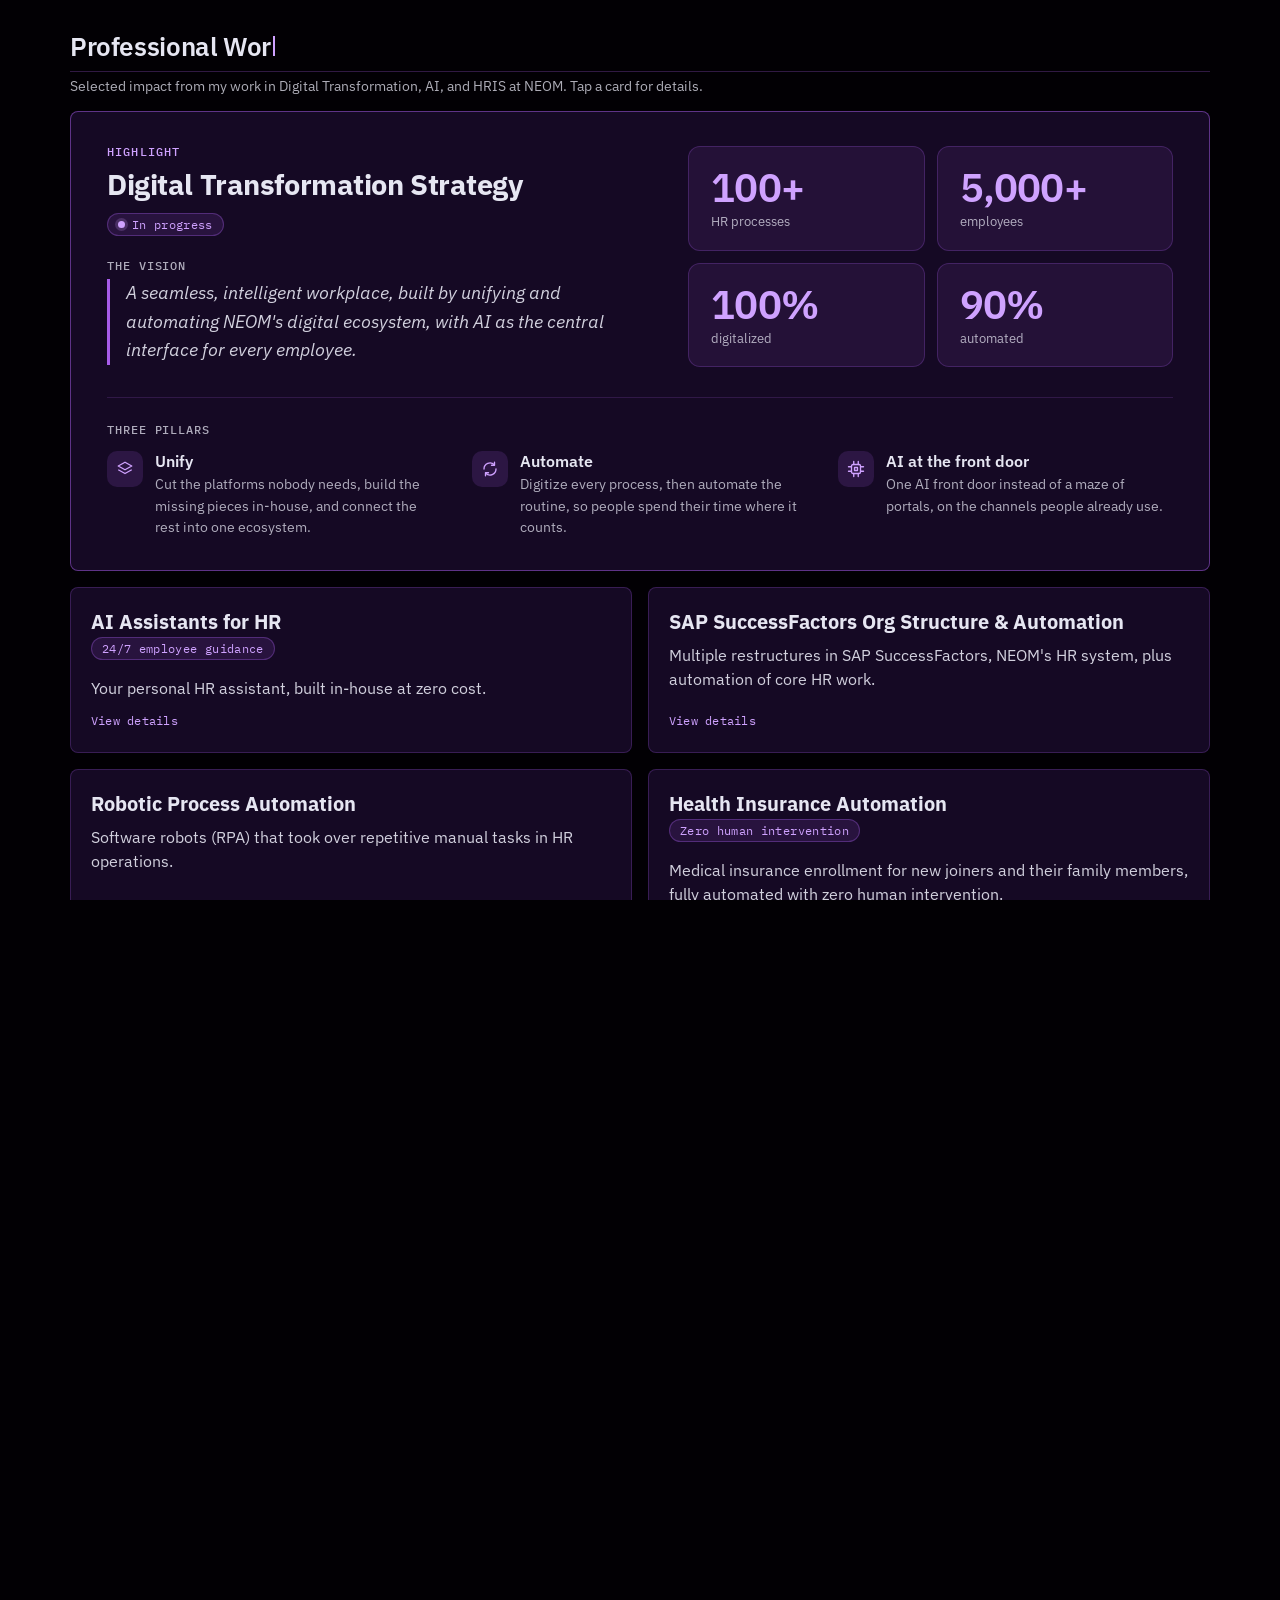
<file: projects.html>
<!DOCTYPE html>
<html lang="en">
<head>
    <meta charset="UTF-8">
    <meta name="viewport" content="width=device-width, initial-scale=1.0">
    <meta name="description" content="Ibrahim Shaheen's projects and portfolio">
    <link rel="icon" href="favicon.ico" sizes="any">
    <link rel="icon" type="image/svg+xml" href="favicon.svg">
    <link rel="icon" type="image/png" sizes="32x32" href="favicon-32.png">
    <link rel="apple-touch-icon" href="apple-touch-icon.png">
    <!-- Pre-paint setup, before the browser draws anything:
         1. language/direction, taken from ?lang= if present (so a shared Arabic link
            opens in Arabic) otherwise the stored preference. Set here rather than in
            i18n.js so an Arabic visitor never sees a frame of English LTR layout.
         2. the backdrop preference, from ?backdrop= or storage, so the backdrop
            never flashes in before being hidden.
         3. opened directly (not inside the shell iframe)? then this page owns the
            canvas and needs the site background instead of the browser default, which
            is white in a light-mode browser. Inside the iframe we stay transparent so
            the shell's backdrop shows through. -->
    <script>
    (function(){
        var d=document.documentElement,q=new URLSearchParams(location.search),S=null;
        try{S=localStorage}catch(e){}
        // ?lang= wins over the stored preference, and is then remembered,
        // so a shared Arabic link keeps working as the visitor browses on.
        var lp=q.get("lang");
        var lang=((lp!==null?lp:(S&&S.getItem("lang")))==="ar")?"ar":"en";
        if(lp!==null&&S){try{S.setItem("lang",lang)}catch(e){}}
        d.setAttribute("lang",lang);
        d.setAttribute("dir",lang==="ar"?"rtl":"ltr");
        // ?backdrop=off|on, same precedence. ?stars= is what this was called
        // before the backdrop stopped being a starfield; still read so links
        // shared earlier keep working. Safe to drop once none are in use.
        var bp=q.get("backdrop");if(bp===null)bp=q.get("stars");
        var bs=S&&(S.getItem("backdrop")||S.getItem("starfield"));
        var bg=bp!==null?(bp==="off"?"off":"on"):(bs==="off"?"off":"on");
        if(bp!==null&&S){try{S.setItem("backdrop",bg)}catch(e){}}
        if(bg==="off")d.classList.add("no-backdrop");
        // Opened directly rather than inside the shell iframe? Then this page owns
        // the canvas and needs the site background, not the browser default.
        if(window.self===window.top)d.classList.add("standalone");
    })();
    </script>
    <noscript><style>html{background-color:#020004}</style></noscript>
    <link rel="stylesheet" href="styles.css">
    <link href="https://fonts.googleapis.com/css2?family=Cairo:wght@400;600;700&display=block" rel="stylesheet">
    <script src="i18n.js" defer></script>
    <link href="https://fonts.googleapis.com/css2?family=IBM+Plex+Sans:wght@400;500;600;700&family=IBM+Plex+Mono:wght@400;500&display=block" rel="stylesheet">
    <title>Projects - Ibrahim Shaheen</title>
</head>
<body class="transparent-bg">
    <div class="projects-container">

        <h2 class="projects-section-title type-in"><span class="type-in-text" data-ar="الأعمال المهنية">Professional Work</span></h2>
        <p class="projects-section-subtitle" data-ar="نماذج مختارة من أثر عملي في التحوّل الرقمي والذكاء الاصطناعي وأنظمة الموارد البشرية لدى نيوم. انقر على البطاقة للتفاصيل.">Selected impact from my work in Digital Transformation, AI, and HRIS at NEOM. Tap a card for details.</p>
        <div class="project-grid">

        <!-- Highlight card: the vision, four figures, three pillars. -->
        <div class="project-card expandable project-feature-card">
            <div class="project-card-head">
                <span class="feature-kicker" data-ar="العمل الأبرز">Highlight</span>
                <h3 class="project-title" data-ar="استراتيجية التحوّل الرقمي">Digital Transformation Strategy</h3>
            </div>
            <p class="project-outcome project-status" data-ar="قيد التنفيذ">In progress</p>
            <span class="feature-label feature-vision-label" data-ar="الرؤية">The vision</span>
            <p class="project-summary feature-vision" data-ar="بيئة عمل سلسة وذكية، تقوم على توحيد منظومة نيوم الرقمية وأتمتتها، ويكون فيها الذكاء الاصطناعي الواجهةَ المركزية لكل موظّف.">A seamless, intelligent workplace, built by unifying and automating NEOM's digital ecosystem, with AI as the central interface for every employee.</p>
            <button type="button" class="expand-btn"><span class="expand-more" data-ar="عرض التفاصيل">View details</span><span class="expand-less" data-ar="إظهار أقل">Show less</span><span class="expand-chevron" aria-hidden="true">▾</span></button>
            <div class="project-details">
                <div class="project-details-inner">
                    <div class="feature-figures">
                        <div class="figure">
                            <span class="figure-value" dir="ltr">100+</span>
                            <span class="figure-label" data-ar="عملية موارد بشرية">HR processes</span>
                        </div>
                        <div class="figure">
                            <span class="figure-value" dir="ltr">5,000+</span>
                            <span class="figure-label" data-ar="موظّف">employees</span>
                        </div>
                        <div class="figure">
                            <span class="figure-value" dir="ltr">100%</span>
                            <span class="figure-label" data-ar="رقمنة">digitalized</span>
                        </div>
                        <div class="figure">
                            <span class="figure-value" dir="ltr">90%</span>
                            <span class="figure-label" data-ar="أتمتة">automated</span>
                        </div>
                    </div>
                    <div class="feature-pillars">
                        <h4 class="feature-label" data-ar="ثلاث ركائز">Three pillars</h4>
                        <div class="pillar">
                            <span class="pillar-icon" aria-hidden="true"><svg viewBox="0 0 24 24" width="18" height="18" fill="none" stroke="currentColor" stroke-width="1.8" stroke-linejoin="round" focusable="false"><path d="M12 3 3 8l9 5 9-5-9-5Z"/><path d="m3 13 9 5 9-5"/></svg></span>
                            <div>
                                <strong data-ar="التوحيد">Unify</strong>
                                <span data-ar="التخلّص من المنصّات غير الضرورية، وبناء ما ينقص داخليًا، وربط الباقي في منظومة واحدة.">Cut the platforms nobody needs, build the missing pieces in-house, and connect the rest into one ecosystem.</span>
                            </div>
                        </div>
                        <div class="pillar">
                            <span class="pillar-icon" aria-hidden="true"><svg viewBox="0 0 24 24" width="18" height="18" fill="none" stroke="currentColor" stroke-width="1.8" stroke-linecap="round" stroke-linejoin="round" focusable="false"><path d="M4 12a8 8 0 0 1 13.7-5.6M20 12a8 8 0 0 1-13.7 5.6"/><path d="M18 3v4h-4M6 21v-4h4"/></svg></span>
                            <div>
                                <strong data-ar="الأتمتة">Automate</strong>
                                <span data-ar="رقمنة كل عملية، ثم أتمتة المهام الروتينية، ليتفرّغ الناس لما يستحق وقتهم.">Digitize every process, then automate the routine, so people spend their time where it counts.</span>
                            </div>
                        </div>
                        <div class="pillar">
                            <span class="pillar-icon" aria-hidden="true"><svg viewBox="0 0 24 24" width="18" height="18" fill="none" stroke="currentColor" stroke-width="1.8" stroke-linecap="round" stroke-linejoin="round" focusable="false"><rect x="6" y="6" width="12" height="12" rx="2"/><path d="M10 10h4v4h-4zM9 2v4M15 2v4M9 18v4M15 18v4M2 9h4M2 15h4M18 9h4M18 15h4"/></svg></span>
                            <div>
                                <strong data-ar="الذكاء الاصطناعي واجهةً أولى">AI at the front door</strong>
                                <span data-ar="بوابة ذكاء اصطناعي واحدة بدلًا من متاهة من البوابات، عبر القنوات التي يستخدمها الناس أصلًا.">One AI front door instead of a maze of portals, on the channels people already use.</span>
                            </div>
                        </div>
                    </div>
                </div>
            </div>
        </div>

        <div class="project-card expandable">
            <div class="project-card-head">
                <h3 class="project-title" data-ar="مساعدو الذكاء الاصطناعي للموارد البشرية">AI Assistants for HR</h3>
            </div>
            <p class="project-outcome" data-ar="إرشاد للموظفين على مدار الساعة">24/7 employee guidance</p>
            <p class="project-summary" data-ar="مساعدك الشخصي للموارد البشرية، بُني داخليًا دون أي تكلفة.">Your personal HR assistant, built in-house at zero cost.</p>
            <button type="button" class="expand-btn"><span class="expand-more" data-ar="عرض التفاصيل">View details</span><span class="expand-less" data-ar="إظهار أقل">Show less</span><span class="expand-chevron" aria-hidden="true">▾</span></button>
            <div class="project-details">
                <div class="project-details-inner">
                    <ul class="project-points">
                        <li data-ar="قدتُ PeopleGPT، وهو مساعد ذكاء اصطناعي يجيب فورًا عن أسئلة الموظفين حول سياسات الموارد البشرية ويحلّ استفساراتهم.">Led <strong>PeopleGPT</strong>, an AI assistant that answers employees' questions about HR policies and resolves their queries instantly.</li>
                        <li data-ar="أطلقتُ People Co-Pilot الذي يرشد الموظفين خلال إجراءات التهيئة الوظيفية والتدريب، ويعتمد على أتمتة ذكية لتبسيطهما.">Delivered <strong>People Co-Pilot</strong>, which guides employees through onboarding and training and uses smart automation to make both simpler.</li>
                        <li data-ar="بنيتُ PeopleGPT v2 داخليًا على Microsoft Copilot Studio، أداة Microsoft لإنشاء مساعدي الذكاء الاصطناعي، دون أي تكلفة.">Built <strong>PeopleGPT v2</strong> in-house on Microsoft Copilot Studio, Microsoft's tool for creating AI assistants, at zero cost.</li>
                    </ul>
                    <div class="project-tags">
                        <span data-ar="الذكاء الاصطناعي التطبيقي">Applied AI</span>
                        <span>Copilot Studio</span>
                        <span data-ar="تجربة الموظّف">Employee Experience</span>
                        <span data-ar="الخدمة الذاتية">Self-service</span>
                    </div>
                </div>
            </div>
        </div>

        <div class="project-card expandable">
            <div class="project-card-head">
                <h3 class="project-title" data-ar="الهيكل التنظيمي والأتمتة على SAP SuccessFactors">SAP SuccessFactors Org Structure & Automation</h3>
            </div>
            <p class="project-summary" data-ar="عدّة عمليات لإعادة الهيكلة في SAP SuccessFactors، نظام الموارد البشرية في نيوم، إلى جانب أتمتة أعمال الموارد البشرية الأساسية.">Multiple restructures in SAP SuccessFactors, NEOM's HR system, plus automation of core HR work.</p>
            <button type="button" class="expand-btn"><span class="expand-more" data-ar="عرض التفاصيل">View details</span><span class="expand-less" data-ar="إظهار أقل">Show less</span><span class="expand-chevron" aria-hidden="true">▾</span></button>
            <div class="project-details">
                <div class="project-details-inner">
                    <ul class="project-points">
                        <li data-ar="قدتُ عمليات إعادة الهيكلة في SAP SuccessFactors، وصمّمتُ طريقة إعداد الهيكل التنظيمي لنيوم داخل النظام.">Led restructures in SAP SuccessFactors and designed how NEOM's organizational structure is set up in the system.</li>
                        <li data-ar="أعددتُ الشركات التابعة TONOMUS و OXAGON و ENOWA في النظام بوصفها كيانات قانونية مستقلة، لكلٍّ منها هيكلها المعقّد.">Set up the <strong>TONOMUS</strong>, <strong>OXAGON</strong> and <strong>ENOWA</strong> subsidiaries in the system as separate legal companies, each with its own complex structure.</li>
                        <li data-ar="أدمجتُ الأتمتة في عمليات الموارد البشرية الأساسية، ووضعتُ ممارسات تحافظ على دقة بيانات الموارد البشرية على مستوى المؤسسة كلها.">Built automation into core HR processes and set up practices that keep HR data accurate across the whole organization.</li>
                    </ul>
                    <div class="project-tags">
                        <span>HRIS</span>
                        <span>SAP SuccessFactors</span>
                        <span data-ar="الأتمتة">Automation</span>
                    </div>
                </div>
            </div>
        </div>

        <div class="project-card expandable">
            <div class="project-card-head">
                <h3 class="project-title" data-ar="أتمتة العمليات الروبوتية">Robotic Process Automation</h3>
            </div>
            <p class="project-summary" data-ar="روبوتات برمجية (RPA) تولّت المهام اليدوية المتكررة في عمليات الموارد البشرية.">Software robots (RPA) that took over repetitive manual tasks in HR operations.</p>
            <button type="button" class="expand-btn"><span class="expand-more" data-ar="عرض التفاصيل">View details</span><span class="expand-less" data-ar="إظهار أقل">Show less</span><span class="expand-chevron" aria-hidden="true">▾</span></button>
            <div class="project-details">
                <div class="project-details-inner">
                    <ul class="project-points">
                        <li data-ar="قدتُ تطبيق أتمتة العمليات الروبوتية على الإجراءات اليدوية المتكررة، باستخدام روبوتات برمجية تنفّذ كل خطوة كما يؤديها الإنسان.">Led the rollout of Robotic Process Automation across manual, repetitive processes, using software robots that carry out each step the way a person would.</li>
                        <li data-ar="خفّفتُ عبء العمل اليدوي إلى حدّ كبير، وجعلتُ هذه العمليات أكثر موثوقية.">Significantly reduced manual workload and made these processes more reliable.</li>
                    </ul>
                    <div class="project-tags">
                        <span data-ar="الأتمتة">Automation</span>
                        <span>RPA</span>
                        <span data-ar="الكفاءة التشغيلية">Operational Efficiency</span>
                    </div>
                </div>
            </div>
        </div>

        <div class="project-card expandable">
            <div class="project-card-head">
                <h3 class="project-title" data-ar="أتمتة التأمين الصحي">Health Insurance Automation</h3>
            </div>
            <p class="project-outcome" data-ar="دون أي تدخّل بشري">Zero human intervention</p>
            <p class="project-summary" data-ar="تسجيل الموظفين الجدد وأفراد أسرهم في التأمين الطبي بشكل مؤتمت بالكامل، دون أي تدخّل بشري.">Medical insurance enrollment for new joiners and their family members, fully automated with zero human intervention.</p>
            <button type="button" class="expand-btn"><span class="expand-more" data-ar="عرض التفاصيل">View details</span><span class="expand-less" data-ar="إظهار أقل">Show less</span><span class="expand-chevron" aria-hidden="true">▾</span></button>
            <div class="project-details">
                <div class="project-details-inner">
                    <ul class="project-points">
                        <li data-ar="قدتُ أتمتة تسجيل الموظفين الجدد وأفراد أسرهم في التأمين الطبي دون أي تدخّل بشري.">Led the automation of medical insurance enrollment for new joiners and their family members, with <strong>zero human intervention</strong>.</li>
                        <li data-ar="استبدلتُ عملية كانت تُنجز يدويًا بالكامل، ما قلّل التأخير والعبء الإداري إلى حدّ كبير.">Replaced a process that was done fully by hand, significantly reducing delays and administrative work.</li>
                    </ul>
                    <div class="project-tags">
                        <span data-ar="الأتمتة">Automation</span>
                        <span>RPA</span>
                        <span data-ar="تجربة الموظّف">Employee Experience</span>
                    </div>
                </div>
            </div>
        </div>

        <div class="project-card expandable">
            <div class="project-card-head">
                <h3 class="project-title" data-ar="بوابة خدمات الأفراد">People Services Portal</h3>
            </div>
            <p class="project-outcome" data-ar="أوقات استجابة متّفق عليها">Agreed response times</p>
            <p class="project-summary" data-ar="نظام مركزي على ServiceNow يطلب الموظفون من خلاله أي خدمة من خدمات الموارد البشرية.">A central system on ServiceNow where employees can request any HR service.</p>
            <button type="button" class="expand-btn"><span class="expand-more" data-ar="عرض التفاصيل">View details</span><span class="expand-less" data-ar="إظهار أقل">Show less</span><span class="expand-chevron" aria-hidden="true">▾</span></button>
            <div class="project-details">
                <div class="project-details-inner">
                    <ul class="project-points">
                        <li data-ar="أنشأتُ نظامًا مركزيًا للطلبات على ServiceNow لجميع خدمات الموارد البشرية، يُسجَّل فيه كل طلب ويُتابَع وفق أوقات استجابة متّفق عليها.">Set up a central request system for all HR services on <strong>ServiceNow</strong>, where every request is logged and tracked against agreed response times.</li>
                        <li data-ar="جمعتُ في مكان واحد الطلبات التي كانت متفرّقة بين البريد الإلكتروني و MS Teams، ما رفع مستوى الخدمة وحدّد بوضوح المسؤول عن كل طلب.">Brought together requests that used to be scattered across email and MS Teams, raising service standards and making it clear who is responsible for each one.</li>
                    </ul>
                    <div class="project-tags">
                        <span>ServiceNow</span>
                        <span data-ar="إدارة الخدمات">Service Management</span>
                        <span data-ar="عمليات الموارد البشرية">HR Operations</span>
                    </div>
                </div>
            </div>
        </div>

        <div class="project-card expandable">
            <div class="project-card-head">
                <h3 class="project-title">PeopleHub</h3>
            </div>
            <p class="project-summary" data-ar="مساحة واحدة على SharePoint تجمع كل سياسات الموارد البشرية وإرشاداتها ووثائقها.">One place on SharePoint that brings together all HR policies, guidelines and documents.</p>
            <button type="button" class="expand-btn"><span class="expand-more" data-ar="عرض التفاصيل">View details</span><span class="expand-less" data-ar="إظهار أقل">Show less</span><span class="expand-chevron" aria-hidden="true">▾</span></button>
            <div class="project-details">
                <div class="project-details-inner">
                    <ul class="project-points">
                        <li data-ar="صمّمتُ وأطلقتُ PeopleHub قاعدةً معرفية على SharePoint، ليصبح بالإمكان العثور على كل سياسات الموارد البشرية وإرشاداتها ووثائقها في مكان واحد.">Designed and launched PeopleHub as a <strong>SharePoint</strong> knowledge base, so every HR policy, guideline and document can be found in one place.</li>
                        <li data-ar="بُنيت لتكون الأساس الذي تقوم عليه خدمات الموارد البشرية المدعومة بالذكاء الاصطناعي في نيوم.">Built to be the foundation for NEOM's AI-powered HR services.</li>
                    </ul>
                    <div class="project-tags">
                        <span>SharePoint</span>
                        <span data-ar="قاعدة معرفية">Knowledge Base</span>
                        <span data-ar="إدارة المحتوى">Content Management</span>
                    </div>
                </div>
            </div>
        </div>
        </div>

        <h2 class="projects-section-title" data-ar="مشاريع شخصية">Personal Projects</h2>
        <p class="projects-section-subtitle" data-ar="أشياء أبنيها لاستكشاف الأفكار وللمتعة. انقر على البطاقة للتفاصيل.">Things I build to explore ideas and for fun. Tap a card for details.</p>
        <div class="project-grid">

        <!-- Request TestFlight, not a store link: the app is on TestFlight, not the
             App Store. target="_top" is load-bearing for exactly the reason the Contact
             page documents — this runs inside the shell's iframe, and iOS Safari drops a
             mailto: handed off from a subframe, so the tap would silently do nothing.
             _blank, which every other project link uses, would not save it. -->
        <div class="project-card expandable">
            <div class="project-card-head">
                <h3 class="project-title">Ember</h3>
            </div>
            <div class="project-chips">
                <span class="project-type"><svg viewBox="0 0 24 24" fill="none" stroke="currentColor" stroke-width="1.8" stroke-linecap="round" stroke-linejoin="round" aria-hidden="true" focusable="false"><rect x="7" y="2.5" width="10" height="19" rx="2.2"/><path d="M11 18.5h2"/></svg><span data-ar="تطبيق iOS">iOS App</span></span>
                <span class="project-outcome project-status" data-ar="قيد التنفيذ">In progress</span>
            </div>
            <p class="project-summary" data-ar="مكان هادئ تضع فيه ما تودّ العودة إليه لاحقًا: روابط ومنتجات ومقاطع وملاحظات وأماكن.">A quiet place to put down things you want to come back to later: links, products, videos, notes, places.</p>
            <button type="button" class="expand-btn"><span class="expand-more" data-ar="عرض التفاصيل">View details</span><span class="expand-less" data-ar="إظهار أقل">Show less</span><span class="expand-chevron" aria-hidden="true">▾</span></button>
            <div class="project-details">
                <div class="project-details-inner">
                    <p class="project-description" data-ar="تطبيق Ember ركن هادئ للروابط والمنتجات والمقاطع والملاحظات التي تودّ العودة إليها. احفظ من أي تطبيق عبر زر المشاركة، ويتولّى Ember تصنيف كل عنصر عنك. وكلما وضعت فيه شيئًا، ازدادت ناره الهادئة توهّجًا.">Ember is a calm place for the links, products, videos and notes you want to come back to. Save from any app with Share, and Ember sorts each one for you. A quiet fire grows as you put things down.</p>
                    <p class="project-description" data-ar="لا حساب، ولا إعلانات، ولا تتبّع. كل شيء يبقى على جهازك.">No account, no ads, no tracking. Everything stays on your iPhone.</p>
                    <h4 class="project-subhead" data-ar="التقنيات المستخدمة">Tech stack</h4>
                    <ul class="project-stack">
                        <li><span class="stack-label" data-ar="التطبيق">App</span><span data-ar="تطبيق iOS أصلي بلغة Swift وإطار SwiftUI">Swift and SwiftUI, native iOS</span></li>
                        <li><span class="stack-label" data-ar="البيانات">Data</span><span data-ar="تُحفظ عبر SwiftData على جهازك فقط">SwiftData, stored only on your iPhone</span></li>
                        <li><span class="stack-label" data-ar="الحفظ">Saving</span><span data-ar="ملحق المشاركة في iOS">iOS Share extension</span></li>
                        <li><span class="stack-label" data-ar="الواجهة الخلفية">Backend</span><span data-ar="لا توجد، ولا يعتمد التطبيق على أي مكتبات خارجية">None, and no third-party dependencies</span></li>
                    </ul>
                    <div class="project-tags">
                        <span>Swift</span>
                        <span>SwiftUI</span>
                        <span>SwiftData</span>
                        <span>iOS</span>
                        <span data-ar="ملحق المشاركة">Share Extension</span>
                    </div>
                    <a href="mailto:contact@ibra.technology?subject=Ember%20-%20TestFlight%20Request&amp;body=Hi%20Ibrahim%2C%0A%0AI%27d%20like%20to%20try%20Ember%20on%20TestFlight.%0A%0AApple%20ID%20email%3A%0ADevice%20%2F%20iOS%20version%3A%0A%0AThanks" class="project-link" target="_top" data-ar="طلب TestFlight">Request TestFlight</a>
                </div>
            </div>
        </div>

        <!-- Live Demo but no Source Code link: the repo is private, same as Life OS
             below, so a source link would 404 for every visitor. -->
        <div class="project-card expandable">
            <div class="project-card-head">
                <h3 class="project-title">Momentum</h3>
            </div>
            <div class="project-chips">
                <span class="project-type"><svg viewBox="0 0 24 24" fill="none" stroke="currentColor" stroke-width="1.8" stroke-linecap="round" stroke-linejoin="round" aria-hidden="true" focusable="false"><rect x="3" y="4" width="18" height="16" rx="2.2"/><path d="M3 9h18M6.5 6.5h.01M9 6.5h.01"/></svg><span data-ar="تطبيق ويب">Web App</span></span>
                <span class="project-outcome project-status" data-ar="قيد التنفيذ">In progress</span>
            </div>
            <p class="project-summary" data-ar="مشاريعك ومهامك، ومساعد يتولّى عنك الأعمال الرتيبة.">Projects and tasks, with an assistant that does the busywork.</p>
            <button type="button" class="expand-btn"><span class="expand-more" data-ar="عرض التفاصيل">View details</span><span class="expand-less" data-ar="إظهار أقل">Show less</span><span class="expand-chevron" aria-hidden="true">▾</span></button>
            <div class="project-details">
                <div class="project-details-inner">
                    <p class="project-description" data-ar="أداة لإدارة المشاريع مصمّمة للفرق الصغيرة التي تنفّذ أعمالًا لعملائها. خطّط بالمراحل والمهام وحدّد مسؤولًا لكل مهمة، واعرض العمل نفسه في اللوحة أو القائمة أو المخطط الزمني أو التقويم أو لوحة المعلومات. قل للمساعد «أجّل الفواتير إلى يوم الاثنين» فيتمّ ذلك فورًا، مع إمكانية التراجع. ولكل مشروع سجلّ مستجدات خاص به، وتكتب لك ميزة «إعداد التحديثات» مسودة تقريرك. ثنائية اللغة بالكامل بالعربية والإنجليزية، وتضم 15 سمة.">A project manager for small teams doing client work. Plan with milestones, tasks and owners, and view the same work as a board, list, timeline, calendar or dashboard. Tell the assistant “Push the invoices to Monday” and it’s done, with undo. Each project keeps a thread of updates, and Prepare updates drafts your report. Fully bilingual in English and Arabic, with 15 themes.</p>
                    <h4 class="project-subhead" data-ar="التقنيات المستخدمة">Tech stack</h4>
                    <ul class="project-stack">
                        <li><span class="stack-label" data-ar="الواجهة الأمامية">Frontend</span><span>Next.js 16, React 19, TypeScript</span></li>
                        <li><span class="stack-label" data-ar="قاعدة البيانات">Database</span><span>Prisma, Neon Postgres</span></li>
                        <li><span class="stack-label" data-ar="الذكاء الاصطناعي">AI</span><span>Claude (Anthropic API)</span></li>
                        <li><span class="stack-label" data-ar="الاستضافة">Hosting</span><span>Vercel</span></li>
                    </ul>
                    <div class="project-tags">
                        <span>Next.js</span>
                        <span>React</span>
                        <span>TypeScript</span>
                        <span>Prisma</span>
                        <span>Neon</span>
                        <span>Vercel</span>
                        <span>Claude</span>
                    </div>
                    <a href="https://momentum-ibra.vercel.app" class="project-link" target="_blank" rel="noopener" data-ar="عرض حي">Live Demo</a>
                </div>
            </div>
        </div>

        <div class="project-card expandable">
            <div class="project-card-head">
                <h3 class="project-title" data-ar="السيرة الذاتية الإلكترونية">Online Resume</h3>
            </div>
            <div class="project-chips">
                <span class="project-type"><svg viewBox="0 0 24 24" fill="none" stroke="currentColor" stroke-width="1.8" stroke-linecap="round" stroke-linejoin="round" aria-hidden="true" focusable="false"><circle cx="12" cy="12" r="9"/><path d="M3 12h18M12 3a14 14 0 0 1 0 18M12 3a14 14 0 0 0 0 18"/></svg><span data-ar="موقع إلكتروني">Website</span></span>
            </div>
            <p class="project-summary" data-ar="الموقع الذي تتصفّحه الآن: سيرتي الذاتية، بنيتُها من الصفر بلغتين.">The site you’re on: my CV, built from scratch in two languages.</p>
            <button type="button" class="expand-btn"><span class="expand-more" data-ar="عرض التفاصيل">View details</span><span class="expand-less" data-ar="إظهار أقل">Show less</span><span class="expand-chevron" aria-hidden="true">▾</span></button>
            <div class="project-details">
                <div class="project-details-inner">
                    <p class="project-description" data-ar="سيرة ذاتية سريعة بلغتين، بُنيت دون أي إطار عمل. وعند التبديل إلى العربية، ينقلب الموقع كله ليُقرأ من اليمين إلى اليسار، حتى تأثير الآلة الكاتبة. عدّاد الخبرة يتقدّم ثانيةً بثانية، ولكل صفحة رابطها الخاص القابل للمشاركة، وملف سيرتي الذاتية وبطاقة تواصلي على بُعد نقرة واحدة.">A fast, bilingual resume with no framework behind it. Switch to Arabic and the whole site flips to right-to-left, typewriter and all. The experience counter ticks by the second, every page has its own shareable link, and the CV and contact card are one tap away.</p>
                    <p class="project-description" data-ar="تفضّله ساكنًا؟ زرّ واحد يوقف الخلفية والحركة.">Prefer it still? One switch turns off the background and animation.</p>
                    <h4 class="project-subhead" data-ar="التقنيات المستخدمة">Tech stack</h4>
                    <ul class="project-stack">
                        <li><span class="stack-label" data-ar="الأساس">Core</span><span data-ar="HTML و CSS و Vanilla JavaScript، بلا إطار عمل ولا أدوات بناء">HTML, CSS and Vanilla JavaScript, no framework, no build step</span></li>
                        <li><span class="stack-label" data-ar="اللغات">Languages</span><span data-ar="العربية والإنجليزية، مع دعم كامل للكتابة من اليمين إلى اليسار">English and Arabic, with full right-to-left support</span></li>
                        <li><span class="stack-label" data-ar="الاستضافة">Hosting</span><span data-ar="GitHub Pages على نطاق مخصّص">GitHub Pages, on a custom domain</span></li>
                    </ul>
                    <div class="project-tags">
                        <span>HTML</span>
                        <span>CSS</span>
                        <span>JavaScript</span>
                        <span>GitHub Pages</span>
                        <span data-ar="العربية والإنجليزية">English &amp; Arabic</span>
                    </div>
                    <span class="project-link project-link-static" data-ar="هذا الموقع">This Website</span>
                </div>
            </div>
        </div>

        <div class="project-card expandable">
            <div class="project-card-head">
                <h3 class="project-title">Life OS</h3>
            </div>
            <div class="project-chips">
                <span class="project-type"><svg viewBox="0 0 24 24" fill="none" stroke="currentColor" stroke-width="1.8" stroke-linecap="round" stroke-linejoin="round" aria-hidden="true" focusable="false"><rect x="3" y="4" width="18" height="16" rx="2.2"/><path d="M3 9h18M6.5 6.5h.01M9 6.5h.01"/></svg><span data-ar="تطبيق ويب">Web App</span></span>
            </div>
            <p class="project-summary" data-ar="حوّل أهدافك إلى عادات ومهام يومية، وارتقِ بحياتك مستوى بعد مستوى مع مدرّب ذكي.">Turn your goals into daily habits and quests, and level up your life with an AI coach.</p>
            <button type="button" class="expand-btn"><span class="expand-more" data-ar="عرض التفاصيل">View details</span><span class="expand-less" data-ar="إظهار أقل">Show less</span><span class="expand-chevron" aria-hidden="true">▾</span></button>
            <div class="project-details">
                <div class="project-details-inner">
                    <p class="project-description" data-ar="يحوّل Life OS أهدافك إلى عادات ومهام يومية. وكل ما تُنجزه يكسبك نقاط خبرة، ويُبقي سلسلتك حيّة، ويرفع مستواك.">Life OS turns your goals into daily habits and quests. Every check-off earns XP, keeps your streak alive and levels you up.</p>
                    <p class="project-description" data-ar="يكتب لك مدرّبك الذكي مهام جديدة كل يوم، ويبني خطة تمارينك وتغذيتك. ويتابع قسم «المال» مصروفاتك وفواتيرك وصافي ثروتك، ويُبقي قسم «التذكيرات» أعياد الميلاد والمواعيد أمام عينيك.">Your AI coach writes fresh quests every day and builds your workout and nutrition plan. Money tracks spending, bills and net worth, and Reminders keeps birthdays and appointments in view.</p>
                    <p class="project-description" data-ar="بالعربية والإنجليزية، ومتزامن بين أجهزتك.">In English and Arabic, synced across your devices.</p>
                    <h4 class="project-subhead" data-ar="التقنيات المستخدمة">Tech stack</h4>
                    <ul class="project-stack">
                        <li><span class="stack-label" data-ar="الواجهة الأمامية">Frontend</span><span>Next.js 14, React 18, TypeScript</span></li>
                        <li><span class="stack-label" data-ar="التنسيق">Styling</span><span>Tailwind CSS</span></li>
                        <li><span class="stack-label" data-ar="الواجهة الخلفية">Backend</span><span data-ar="Supabase (الحسابات، و Postgres مع أمان على مستوى الصفوف، والمزامنة السحابية)">Supabase (accounts, Postgres with row-level security, cloud sync)</span></li>
                        <li><span class="stack-label" data-ar="الذكاء الاصطناعي">AI</span><span>Claude (Anthropic API)</span></li>
                        <li><span class="stack-label" data-ar="التطبيق">App</span><span data-ar="تطبيق PWA قابل للتثبيت">Installable PWA</span></li>
                        <li><span class="stack-label" data-ar="الاستضافة">Hosting</span><span>Vercel</span></li>
                    </ul>
                    <div class="project-tags">
                        <span>Next.js</span>
                        <span>React</span>
                        <span>TypeScript</span>
                        <span>Tailwind CSS</span>
                        <span>Supabase</span>
                        <span>Claude</span>
                        <span>Vercel</span>
                    </div>
                    <a href="https://ibra-life-os.vercel.app" class="project-link" target="_blank" rel="noopener" data-ar="عرض حي">Live Demo</a>
                </div>
            </div>
        </div>

        <div class="project-card expandable">
            <div class="project-card-head">
                <h3 class="project-title">Swift Comprehension Practice</h3>
            </div>
            <div class="project-chips">
                <span class="project-type"><svg viewBox="0 0 24 24" fill="none" stroke="currentColor" stroke-width="1.8" stroke-linecap="round" stroke-linejoin="round" aria-hidden="true" focusable="false"><rect x="3" y="4" width="18" height="16" rx="2.2"/><path d="M3 9h18M6.5 6.5h.01M9 6.5h.01"/></svg><span data-ar="تطبيق ويب">Web App</span></span>
            </div>
            <p class="project-summary" data-ar="تطبيق تدريبي لاختبار القدرات Saville Swift Comprehension.">A practice app for the Saville Swift Comprehension aptitude test.</p>
            <button type="button" class="expand-btn"><span class="expand-more" data-ar="عرض التفاصيل">View details</span><span class="expand-less" data-ar="إظهار أقل">Show less</span><span class="expand-chevron" aria-hidden="true">▾</span></button>
            <div class="project-details">
                <div class="project-details-inner">
                    <p class="project-description" data-ar="يضم ثلاثة أنواع من الأقسام المؤقّتة: الاستدلال اللفظي، والاستدلال العددي، وتدقيق الأخطاء، وهو مصمّم لتدريب الدقة تحت ضغط الوقت.">It features three timed section types, Verbal Reasoning, Numerical Reasoning, and Error Checking, built to train accuracy under time pressure.</p>
                    <h4 class="project-subhead" data-ar="التقنيات المستخدمة">Tech stack</h4>
                    <ul class="project-stack">
                        <li><span class="stack-label" data-ar="الأساس">Core</span><span data-ar="Vanilla JavaScript و HTML و CSS، بلا إطار عمل ولا أدوات بناء">Vanilla JavaScript, HTML and CSS, no framework, no build step</span></li>
                        <li><span class="stack-label" data-ar="البيانات">Data</span><span data-ar="بنوك أسئلة ثابتة، وتُحفظ النتائج في متصفحك">Static question banks, with results saved in your browser</span></li>
                        <li><span class="stack-label" data-ar="الاستضافة">Hosting</span><span>GitHub Pages</span></li>
                    </ul>
                    <div class="project-tags">
                        <span>JavaScript</span>
                        <span>HTML</span>
                        <span>CSS</span>
                        <span>GitHub Pages</span>
                    </div>
                    <a href="https://ibra-exe.github.io/swift-comprehension-aptitude/" class="project-link" target="_blank" rel="noopener" data-ar="عرض حي">Live Demo</a>
                </div>
            </div>
        </div>

        <div class="project-card expandable">
            <div class="project-card-head">
                <h3 class="project-title">Star Wars: Project Holocron</h3>
            </div>
            <div class="project-chips">
                <span class="project-type"><svg viewBox="0 0 24 24" fill="none" stroke="currentColor" stroke-width="1.8" stroke-linecap="round" stroke-linejoin="round" aria-hidden="true" focusable="false"><rect x="3" y="4" width="18" height="16" rx="2.2"/><path d="M3 9h18M6.5 6.5h.01M9 6.5h.01"/></svg><span data-ar="تطبيق ويب">Web App</span></span>
            </div>
            <p class="project-summary" data-ar="كل عالَم، وكل أسطورة، في متناول يدك.">Every world, every legend, at your fingertips.</p>
            <button type="button" class="expand-btn"><span class="expand-more" data-ar="عرض التفاصيل">View details</span><span class="expand-less" data-ar="إظهار أقل">Show less</span><span class="expand-chevron" aria-hidden="true">▾</span></button>
            <div class="project-details">
                <div class="project-details-inner">
                    <p class="project-description" data-ar="مشروع Star Wars Holocron منظومة معلومات تفاعلية تجمع معارف عالم Star Wars وحكاياته، وتتيح لك استكشافه كما يفعل فارس الجيداي: عبر خريطة هولوغرافية للمجرّة، وملفات تفصيلية عن الشخصيات، وشبكات الفصائل، وقواعد بيانات الكواكب، والقصص العميقة التي تربطها جميعًا.">The Star Wars Holocron is an interactive lore intelligence system that lets you explore the Star Wars universe the way a Jedi would: through a holographic galaxy map, rich character dossiers, faction networks, planet databases, and the deep lore connecting them all.</p>
                    <p class="project-description" data-ar="تجوّل في خريطة حيّة ثلاثية الأبعاد للمجرّة، بأذرعها الحلزونية ومسارات الفضاء الفائق ومواقع الكواكب المعتمدة رسميًا. قرّب الخريطة لترى تفاصيل أسطح الكواكب، وأظهر مناطق المجرّة أو أخفِها، وتتبّع الروابط بين العوالم. وتعمّق في مداخل مفصّلة عن الشخصيات والأجناس والفصائل والسفن والأسلحة والقطع الأثرية، كلها مترابطة ومرتّبة حسب الحقبة وجانب القوة والأهمية. وسواء كنت ترصد صعود الإمبراطورية، أو ترسم خريطة الحافة الخارجية، أو تدرس عوالم السيث القديمة، فكل شيء على بُعد نقرة واحدة.">Navigate a living 3D galaxy map with spiral arms, hyperspace routes, and canonical planet positions. Zoom in to see planet textures, toggle galactic regions, and trace the connections between worlds. Dive into detailed entries for characters, species, factions, ships, weapons, and artifacts, all cross-referenced and organized by era, alignment, and importance. Whether you’re tracking the rise of the Empire, mapping the Outer Rim, or studying ancient Sith worlds, everything is one tap away.</p>
                    <h4 class="project-subhead" data-ar="التقنيات المستخدمة">Tech stack</h4>
                    <ul class="project-stack">
                        <li><span class="stack-label" data-ar="الواجهة الأمامية">Frontend</span><span data-ar="React و TypeScript، ببنية قائمة على المكوّنات">React and TypeScript, component-driven</span></li>
                        <li><span class="stack-label" data-ar="البناء">Build</span><span data-ar="Vite، أداة بناء سريعة">Vite, fast build tooling</span></li>
                        <li><span class="stack-label" data-ar="الخريطة ثلاثية الأبعاد">3D map</span><span data-ar="Three.js و react-force-graph-3d، وتُرسم عبر WebGL">Three.js and react-force-graph-3d, rendered with WebGL</span></li>
                        <li><span class="stack-label" data-ar="التنسيق">Styling</span><span data-ar="Tailwind CSS، مع سمة داكنة مخصّصة بطابع Star Wars">Tailwind CSS, custom Star Wars dark theme</span></li>
                        <li><span class="stack-label" data-ar="البيانات">Data</span><span data-ar="ملفات بيانات TypeScript ثابتة، بلا واجهة خلفية، وبتحميل فوري">Static TypeScript data files, no backend, instant load</span></li>
                        <li><span class="stack-label" data-ar="الاستضافة">Hosting</span><span data-ar="GitHub Pages، والنشر عبر GitHub Actions">GitHub Pages, deployed via GitHub Actions</span></li>
                    </ul>
                    <div class="project-tags">
                        <span>React</span>
                        <span>TypeScript</span>
                        <span>Vite</span>
                        <span>Three.js</span>
                        <span>Tailwind CSS</span>
                        <span>GitHub Pages</span>
                    </div>
                    <a href="https://ibra-exe.github.io/starwars-project-holocron/" class="project-link" target="_blank" rel="noopener" data-ar="عرض حي">Live Demo</a>
                </div>
            </div>
        </div>

        <div class="project-card expandable">
            <div class="project-card-head">
                <h3 class="project-title">Pixelator</h3>
            </div>
            <div class="project-chips">
                <span class="project-type"><svg viewBox="0 0 24 24" fill="none" stroke="currentColor" stroke-width="1.8" stroke-linecap="round" stroke-linejoin="round" aria-hidden="true" focusable="false"><rect x="2" y="6" width="20" height="12" rx="6"/><path d="M6.5 12h4M8.5 10v4M15 11h.01M17.5 13h.01"/></svg><span data-ar="لعبة">Game</span></span>
            </div>
            <p class="project-summary" data-ar="ارسم فنّ البكسل كأنك في عام 1989.">Draw pixel art like it’s 1989.</p>
            <button type="button" class="expand-btn"><span class="expand-more" data-ar="عرض التفاصيل">View details</span><span class="expand-less" data-ar="إظهار أقل">Show less</span><span class="expand-chevron" aria-hidden="true">▾</span></button>
            <div class="project-details">
                <div class="project-details-inner">
                    <p class="project-description" data-ar="تطبيق Pixelator استوديو لفنّ البكسل بروح Game Boy. اختر لونًا، واسحب على الشبكة، وشاهد رسمتك تظهر مربّعًا تلو الآخر. لا فُرَش، ولا طبقات، ولا عناء في التعلّم. أنت ولوحة مليئة بالبكسلات، لا أكثر.">Pixelator is a pixel art studio with a Game Boy soul. Pick a colour, drag across the grid, and watch your art appear one square at a time. No brushes, no layers, no learning curve. Just you and a canvas full of pixels.</p>
                    <p class="project-description" data-ar="كوّن مجموعة ألوانك الخاصة من ست خانات أثناء العمل، ولوّن الخلفية وخطوط الشبكة بما يناسب رسمتك، وتنقّل ذهابًا وإيابًا في سجل خطواتك كلما جاء خطّ في غير مكانه. وحين تنتهي، تكفي نقرة واحدة لحفظ تحفتك على جهازك مباشرة بصيغة PNG.">Build a custom six-slot palette as you work, tint the background and grid lines to whatever suits your piece, and step backwards and forwards through your history whenever a stroke doesn’t land. When it’s finished, one tap saves your masterpiece straight to your device as a PNG.</p>
                    <p class="project-description" data-ar="ولن ترسم في صمت. فمشغّل موسيقى chiptune المدمج يشغّل أربع مقطوعات بالتناوب، بينما يرقص MegaMan بجانب لوحتك، إلى أن تضغط زر «Erase All» فيشحن مدفعه ويطلق قذيفة تمسح اللوحة بالكامل.">And you won’t be working in silence. A built-in chiptune player keeps four tracks on rotation while MegaMan dances along beside your canvas, until you hit Erase All and he charges up and blasts the whole thing clean.</p>
                    <p class="project-description" data-ar="وهناك أيضًا MegaMan آخر يختبئ في مكان ما على الشاشة. اعثر عليه واظفر بحياة إضافية.">There’s also a hidden MegaMan somewhere on the screen. Find him and claim your 1-Up.</p>
                    <h4 class="project-subhead" data-ar="المزايا">Features</h4>
                    <ul class="project-list">
                        <li data-ar="انقر أو اسحب لترسم خطوطًا سلسة بلا فراغات">Click or drag to paint smooth, gap-free strokes</li>
                        <li data-ar="دعم كامل للّمس، مصمّم للهواتف والأجهزة اللوحية">Full touch support, built for phones and tablets</li>
                        <li data-ar="ألوان لا حدود لها، مع مجموعة مخصّصة من ست خانات">Unlimited colours with a custom six-slot palette</li>
                        <li data-ar="تخصيص لونَي الخلفية والشبكة">Adjustable background and grid colours</li>
                        <li data-ar="تراجع وإعادة، مع اختصارات لوحة المفاتيح">Undo and redo, with keyboard shortcuts</li>
                        <li data-ar="تصدير بصيغة PNG بنقرة واحدة">One-tap PNG export</li>
                        <li data-ar="مشغّل chiptune بأربع مقطوعات مع التحكّم في مستوى الصوت">Four-track chiptune player with volume control</li>
                    </ul>
                    <h4 class="project-subhead" data-ar="التقنيات المستخدمة">Tech stack</h4>
                    <ul class="project-stack">
                        <li><span class="stack-label" data-ar="الأساس">Core</span><span data-ar="Vanilla JavaScript (ES2020+) و HTML5 و CSS3، بلا إطار عمل ولا أدوات بناء">Vanilla JavaScript (ES2020+), HTML5 and CSS3, no framework, no build step</span></li>
                        <li><span class="stack-label" data-ar="تخطيط الصفحة">Layout</span><span data-ar="CSS Grid و Flexbox، بتصميم متجاوب من 320px حتى الشاشات العريضة">CSS Grid and Flexbox, responsive from 320px to widescreen</span></li>
                        <li><span class="stack-label" data-ar="لوحة الرسم">Canvas</span><span data-ar="شبكة بكسلات من عناصر DOM مع تحديد الخلية الواقعة تحت المؤشر، لتتشارك الفأرة واللمس مسارًا برمجيًا واحدًا">DOM pixel grid with pointer hit-testing, so mouse and touch share one path</span></li>
                        <li><span class="stack-label" data-ar="سجل التعديلات">History</span><span data-ar="تراجع وإعادة يعتمدان على حفظ الفروق بين الخطوات">Diff-based undo/redo</span></li>
                        <li><span class="stack-label" data-ar="المكتبات">Libraries</span><span data-ar="html2canvas للتصدير (تُحمَّل عند الحاجة)، و SweetAlert2 لنوافذ الحوار">html2canvas (lazy-loaded) for export, SweetAlert2 for dialogs</span></li>
                        <li><span class="stack-label" data-ar="الوسائط">Assets</span><span data-ar="صور WebP متحركة، وحجم التحميل الأول 321 كيلوبايت">Animated WebP, 321 KB first load</span></li>
                        <li><span class="stack-label" data-ar="الاستضافة">Hosting</span><span>GitHub Pages</span></li>
                    </ul>
                    <div class="project-tags">
                        <span>JavaScript</span>
                        <span>HTML</span>
                        <span>CSS</span>
                        <span>GitHub Pages</span>
                    </div>
                    <a href="https://ibra-exe.github.io/pixelator/" class="project-link" target="_blank" rel="noopener" data-ar="عرض حي">Live Demo</a>
                </div>
            </div>
        </div>

        <div class="project-card expandable">
            <div class="project-card-head">
                <h3 class="project-title">Called Out</h3>
            </div>
            <div class="project-chips">
                <span class="project-type"><svg viewBox="0 0 24 24" fill="none" stroke="currentColor" stroke-width="1.8" stroke-linecap="round" stroke-linejoin="round" aria-hidden="true" focusable="false"><rect x="2" y="6" width="20" height="12" rx="6"/><path d="M6.5 12h4M8.5 10v4M15 11h.01M17.5 13h.01"/></svg><span data-ar="لعبة">Game</span></span>
            </div>
            <p class="project-summary" data-ar="مين أكثر واحد… ينفضح؟ النسخة الأقوى من لعبة «مين أكثر واحد…؟».">Who’s most likely to… get called out? The ultimate “who’s most likely to” game.</p>
            <button type="button" class="expand-btn"><span class="expand-more" data-ar="عرض التفاصيل">View details</span><span class="expand-less" data-ar="إظهار أقل">Show less</span><span class="expand-chevron" aria-hidden="true">▾</span></button>
            <div class="project-details">
                <div class="project-details-inner">
                    <p class="project-description" data-ar="اجمعوا الشلّة، وأمسكوا هواتفكم، واكتشفوا ما يفكّر فيه الجميع حقًا. يفتح أحدكم غرفة، وينضم الباقون بكود الغرفة أو بمسح الـ QR، بلا تثبيت أي تطبيق وبلا حسابات. في كل جولة يظهر سؤال «مين أكثر واحد…؟» على كل الشاشات، وتصوّتون جميعًا للصديق الذي ينطبق عليه السؤال أكثر من غيره. شاهدوا الأصوات تنكشف لحظة بلحظة، وتوّجوا بطل الجولة، وفي النهاية يخرج كل لاعب بلقب يصف شخصيته، لقبٍ لم يطلبه قطّ.">Gather your crew, grab your phones, and find out what everyone really thinks. One person starts a room, everyone else joins by code or QR, no app install, no accounts. Each round, a “Who’s most likely to…” question pops up on every screen and you all vote on the friend who fits best. Watch the votes reveal live, crown the round’s winner, and at the end each player walks away with a personality title they definitely didn’t ask for.</p>
                    <p class="project-description" data-ar="قرابة 980 سؤالًا في 10 تصنيفات. ثنائية اللغة بالكامل بالعربية والإنجليزية (مع دعم الكتابة من اليمين إلى اليسار)، ومعها موسيقى ومؤثرات صوتية وقصاصات ملوّنة تتطاير احتفالًا بالفائزين. أضفها إلى شاشتك الرئيسية لتعمل كأنها تطبيق أصلي.">~980 questions across 10 categories. Fully bilingual in English and Arabic (with right-to-left support), plus music, sound effects, and confetti for the winners. Add it to your home screen and it plays like a native app.</p>
                    <p class="project-description" data-ar="سريعة. فوضوية. صريحة أكثر مما ينبغي بقليل. 🎤">Fast. Chaotic. A little too honest. 🎤</p>
                    <h4 class="project-subhead" data-ar="التقنيات المستخدمة">Tech stack</h4>
                    <ul class="project-stack">
                        <li><span class="stack-label" data-ar="الواجهة الأمامية">Frontend</span><span data-ar="React 18 و TypeScript، وبُنيت باستخدام Vite 5">React 18 and TypeScript, built with Vite 5</span></li>
                        <li><span class="stack-label" data-ar="التنسيق">Styling</span><span>Tailwind CSS</span></li>
                        <li><span class="stack-label" data-ar="اللعب الجماعي">Multiplayer</span><span data-ar="Firebase Realtime Database، وكل الهواتف متزامنة لحظيًا">Firebase Realtime Database, every phone synced in real time</span></li>
                        <li><span class="stack-label" data-ar="الاستضافة">Hosting</span><span>Firebase Hosting</span></li>
                        <li><span class="stack-label" data-ar="التطبيق">App</span><span data-ar="React Router، مع تقسيم الشيفرة، وتطبيق PWA قابل للتثبيت بهيكل جاهز للعمل دون اتصال">React Router, code-split, installable PWA with an offline-ready app shell</span></li>
                        <li><span class="stack-label" data-ar="الإضافات">Extras</span><span data-ar="html5-qrcode و qrcode.react للانضمام عبر QR، و canvas-confetti للاحتفالات">html5-qrcode and qrcode.react for QR join, canvas-confetti for celebrations</span></li>
                        <li><span class="stack-label" data-ar="اللغات">Languages</span><span data-ar="طبقة i18n مخصّصة للإنجليزية والعربية باللهجة السعودية، مع دعم كامل للكتابة من اليمين إلى اليسار">Custom i18n layer with full RTL support (English and Saudi Arabic)</span></li>
                    </ul>
                    <div class="project-tags">
                        <span>React</span>
                        <span>TypeScript</span>
                        <span>Vite</span>
                        <span>Tailwind CSS</span>
                        <span>Firebase</span>
                        <span>PWA</span>
                    </div>
                    <a href="https://called-out-game.web.app" class="project-link" target="_blank" rel="noopener" data-ar="عرض حي">Live Demo</a>
                </div>
            </div>
        </div>

        <div class="project-card expandable">
            <div class="project-card-head">
                <h3 class="project-title">Unmasked</h3>
            </div>
            <div class="project-chips">
                <span class="project-type"><svg viewBox="0 0 24 24" fill="none" stroke="currentColor" stroke-width="1.8" stroke-linecap="round" stroke-linejoin="round" aria-hidden="true" focusable="false"><rect x="2" y="6" width="20" height="12" rx="6"/><path d="M6.5 12h4M8.5 10v4M15 11h.01M17.5 13h.01"/></svg><span data-ar="لعبة">Game</span></span>
                <span class="project-outcome project-status" data-ar="قيد التنفيذ">In progress</span>
            </div>
            <p class="project-summary" data-ar="لعبة جماعية رقمية لسحب البطاقات تساعد الناس على التواصل.">A digital card-pulling party game to help people connect.</p>
            <button type="button" class="expand-btn"><span class="expand-more" data-ar="عرض التفاصيل">View details</span><span class="expand-less" data-ar="إظهار أقل">Show less</span><span class="expand-chevron" aria-hidden="true">▾</span></button>
            <div class="project-details">
                <div class="project-details-inner">
                    <p class="project-description" data-ar="لعبة بطاقات حوارية للمجموعات التي تريد تجاوز الأحاديث السطحية. اسحبوا من ثلاث مجموعات بطاقات («تكسير الجليد» و«اعترافات» و«أسئلة عميقة») تضم 450 سؤالًا. مرّروا الهاتف بينكم، وتناوبوا على اللعب، ودعوا البطاقات تُشعل الأحاديث الحقيقية. ولّدوا أسئلة جديدة بالذكاء الاصطناعي، واحتفظوا بسجل لكل جلسة، والعبوا بالعربية أو الإنجليزية.">A conversation card game for groups who want to skip the small talk. Draw from three decks (Icebreakers, Confessions, and Getting Deep) across 450 questions. Pass the phone around, take turns, and let the cards spark the real conversations. Generate fresh questions with AI, track every session, and play in English or Arabic.</p>
                    <h4 class="project-subhead" data-ar="التقنيات المستخدمة">Tech stack</h4>
                    <ul class="project-stack">
                        <li><span class="stack-label" data-ar="الواجهة الأمامية">Frontend</span><span>Next.js 16, React 19, TypeScript</span></li>
                        <li><span class="stack-label" data-ar="التنسيق">Styling</span><span>Tailwind CSS v4</span></li>
                        <li><span class="stack-label" data-ar="إدارة الحالة">State</span><span>Zustand</span></li>
                        <li><span class="stack-label" data-ar="الواجهة الخلفية">Backend</span><span>Supabase</span></li>
                        <li><span class="stack-label" data-ar="الذكاء الاصطناعي">AI</span><span>Claude (Anthropic API)</span></li>
                        <li><span class="stack-label" data-ar="التطبيق">App</span><span data-ar="تطبيق PWA قابل للتثبيت">Installable PWA</span></li>
                        <li><span class="stack-label" data-ar="الاستضافة">Hosting</span><span>Vercel</span></li>
                    </ul>
                    <div class="project-tags">
                        <span>Next.js</span>
                        <span>React</span>
                        <span>TypeScript</span>
                        <span>Tailwind CSS</span>
                        <span>Supabase</span>
                        <span>Claude</span>
                        <span>Vercel</span>
                    </div>
                </div>
            </div>
        </div>
        </div>

    </div>


    <!-- On laptop widths a card opens here instead of expanding in place. Expanding in
         place is what made the grid ragged: one card grew, its row-mate did not, and the
         rows below shifted. Phones keep the in-place expand, which reads well in one
         column. Filled by cloning the clicked card, so there is one copy of the content. -->
    <dialog id="project-dialog" class="project-dialog" aria-labelledby="project-dialog-title">
        <button type="button" class="dialog-close" data-ar="إغلاق" aria-label="Close">Close</button>
        <div class="dialog-body"></div>
    </dialog>
    <script>
        (function () {
            const AR = document.documentElement.lang === 'ar';
            const cards = document.querySelectorAll('.project-card.expandable');
            const wide = window.matchMedia('(min-width: 1000px)');
            const threeCols = window.matchMedia('(min-width: 1320px)');
            const reduceMotion = window.matchMedia('(prefers-reduced-motion: reduce)');

            /* On laptops a card opens in a centred dialog. The expand-in-place version
               (the card grows across its row) is parked for later work and can be tried
               with ?cards=expand on the address bar; the shell keeps that parameter as
               you move between pages. */
            let MODE = 'dialog';
            try {
                const host = window.parent !== window ? window.parent : window;
                if (new URLSearchParams(host.location.search).get('cards') === 'expand') MODE = 'expand';
            } catch (e) {}

            /* ---------- dialog mode ---------- */
            const dialog = document.getElementById('project-dialog');
            const dialogBody = dialog.querySelector('.dialog-body');
            const closeBtn = dialog.querySelector('.dialog-close');
            let opener = null;

            // The shell dims its own bar and footer while a dialog is open in here.
            function tellShell(open) {
                try {
                    if (window.parent !== window) {
                        window.parent.postMessage({ type: 'project-dialog', open: open }, location.origin);
                    }
                } catch (e) {}
            }

            function openDialog(card) {
                dialogBody.innerHTML = '';
                // Title, chips (or the outcome chip), summary, then everything in the details.
                ['.project-title', card.querySelector('.project-chips') ? '.project-chips' : '.project-outcome', '.project-summary'].forEach(function (sel) {
                    const el = card.querySelector(sel);
                    if (el) dialogBody.appendChild(el.cloneNode(true));
                });
                const inner = card.querySelector('.project-details-inner');
                if (inner) Array.prototype.forEach.call(inner.children, function (c) {
                    dialogBody.appendChild(c.cloneNode(true));
                });
                const title = dialogBody.querySelector('.project-title');
                if (title) title.id = 'project-dialog-title';
                opener = card.querySelector('.expand-btn');
                document.body.classList.add('dialog-open');
                dialog.showModal();
                tellShell(true);
                closeBtn.focus();
            }
            function closeDialog() { if (dialog.open) dialog.close(); }
            dialog.addEventListener('close', function () {
                document.body.classList.remove('dialog-open');
                tellShell(false);
                if (opener) opener.focus();
            });
            closeBtn.addEventListener('click', closeDialog);
            // A click on the backdrop lands on the dialog element itself.
            dialog.addEventListener('click', function (e) { if (e.target === dialog) closeDialog(); });
            closeBtn.setAttribute('aria-label', AR ? 'إغلاق' : 'Close');

            /* ---------- expand mode ---------- */
            let openCard = null;
            const EASE = 'cubic-bezier(0.2, 0.8, 0.2, 1)';

            // Which grid row a card sits in now: the rank of its top among all tops.
            function rowOf(card) {
                const tops = [];
                Array.prototype.forEach.call(card.parentElement.children, function (c) {
                    const t = Math.round(c.offsetTop);
                    if (tops.indexOf(t) === -1) tops.push(t);
                });
                tops.sort(function (a, b) { return a - b; });
                return tops.indexOf(Math.round(card.offsetTop)) + 1;
            }

            /* FLIP: measure everything, change the layout, measure again, then play
               each element from where it was to where it is. The opened card is not
               scaled (that would stretch its text): it starts clipped to its old size
               at its old spot and opens out to its full size. */
            function animateLayout(change, opened, closed) {
                const els = Array.prototype.slice.call(document.querySelectorAll(
                    '.project-grid > .project-card, .projects-section-title, .projects-section-subtitle'));
                const before = new Map(els.map(function (e) { return [e, e.getBoundingClientRect()]; }));
                change();
                if (reduceMotion.matches) return;
                const rtl = document.documentElement.dir === 'rtl';
                els.forEach(function (e) {
                    const a = before.get(e), b = e.getBoundingClientRect();
                    if (e === opened) {
                        const dx = rtl ? a.right - b.right : a.left - b.left;
                        const dy = a.top - b.top;
                        const cutW = Math.max(0, b.width - a.width), cutH = Math.max(0, b.height - a.height);
                        const r = getComputedStyle(e).borderTopLeftRadius;
                        const from = rtl ? 'inset(0 0 ' + cutH + 'px ' + cutW + 'px round ' + r + ')'
                                         : 'inset(0 ' + cutW + 'px ' + cutH + 'px 0 round ' + r + ')';
                        e.animate([
                            { transform: 'translate(' + dx + 'px, ' + dy + 'px)', clipPath: from },
                            { transform: 'none', clipPath: 'inset(0 0 0 0 round ' + r + ')' }
                        ], { duration: 480, easing: EASE });
                        // the newly visible content arrives a beat after the box
                        e.querySelectorAll('.project-details, .project-summary').forEach(function (part) {
                            part.animate([{ opacity: 0 }, { opacity: 1 }],
                                { duration: 320, delay: 160, easing: 'ease', fill: 'backwards' });
                        });
                        return;
                    }
                    const dx = a.left - b.left, dy = a.top - b.top;
                    if (e === closed) {
                        e.animate([
                            { transform: 'translate(' + dx + 'px, ' + dy + 'px)', opacity: 0.35 },
                            { transform: 'none', opacity: 1 }
                        ], { duration: 400, easing: EASE });
                        return;
                    }
                    if (Math.abs(dx) > 0.5 || Math.abs(dy) > 0.5) {
                        e.animate([{ transform: 'translate(' + dx + 'px, ' + dy + 'px)' }, { transform: 'none' }],
                            { duration: 480, easing: EASE });
                    }
                });
            }

            function setOpen(next) {
                const prev = openCard;
                if (prev === next) return;
                animateLayout(function () {
                    if (prev) {
                        prev.classList.remove('is-open');
                        prev.style.gridRow = '';
                    }
                    if (next) {
                        // Lock it to the row it is in now (measured after prev closed), so
                        // the cards beside it move below rather than leaving a hole.
                        const row = rowOf(next);
                        next.classList.add('is-open');
                        next.style.gridRow = String(row);
                    }
                    openCard = next;
                    if (prev) sync(prev);
                    if (next) sync(next);
                }, next, prev);
                if (next) {
                    next.querySelector('.card-close').focus({ preventScroll: true });
                    // once it has settled, bring it fully into view if it is not
                    setTimeout(function () {
                        if (openCard === next) next.scrollIntoView({ behavior: reduceMotion.matches ? 'auto' : 'smooth', block: 'nearest' });
                    }, reduceMotion.matches ? 0 : 500);
                } else if (prev) {
                    const b = prev.querySelector('.expand-btn');
                    if (b) b.focus({ preventScroll: true });
                }
            }

            document.addEventListener('keydown', function (e) {
                if (e.key === 'Escape' && openCard) setOpen(null);
            });
            // Leaving the laptop layout: fold away without animating.
            wide.addEventListener('change', function () {
                if (!wide.matches && openCard) {
                    openCard.classList.remove('is-open');
                    openCard.style.gridRow = '';
                    const c = openCard;
                    openCard = null;
                    sync(c);
                }
            });
            // Two columns to three (or back): re-find the open card's row.
            threeCols.addEventListener('change', function () {
                if (!openCard) return;
                openCard.style.gridRow = '';
                openCard.style.gridRow = String(rowOf(openCard));
            });

            /* ---------- every card ---------- */
            /* The button is the disclosure control on phones and in expand mode
               (aria-expanded) and opens a dialog in dialog mode (aria-haspopup). Clicking
               anywhere on the card does the same as the button, as a mouse convenience;
               a keyboard press on the button fires the same click. */
            function sync(card) {
                const btn = card.querySelector('.expand-btn');
                const details = card.querySelector('.project-details');
                if (!btn) return;
                if (wide.matches && MODE === 'dialog') {
                    btn.setAttribute('aria-haspopup', 'dialog');
                    btn.removeAttribute('aria-expanded');
                    btn.removeAttribute('aria-controls');
                    card.classList.remove('expanded');
                } else {
                    btn.removeAttribute('aria-haspopup');
                    btn.setAttribute('aria-controls', details.id);
                    const open = wide.matches ? card.classList.contains('is-open') : card.classList.contains('expanded');
                    btn.setAttribute('aria-expanded', open ? 'true' : 'false');
                }
            }

            const X_ICON = '<svg viewBox="0 0 16 16" width="14" height="14" aria-hidden="true" focusable="false">' +
                '<path d="M3.5 3.5l9 9M12.5 3.5l-9 9" stroke="currentColor" stroke-width="1.8" stroke-linecap="round"/></svg>';

            cards.forEach(function (card, i) { card.id = card.id || 'project-' + i; });


            cards.forEach(function (card, i) {
                const btn = card.querySelector('.expand-btn');
                const details = card.querySelector('.project-details');
                if (details) details.id = details.id || 'project-details-' + i;

                const x = document.createElement('button');
                x.type = 'button';
                x.className = 'card-close';
                x.innerHTML = X_ICON;
                x.setAttribute('aria-label', AR ? 'إغلاق التفاصيل' : 'Close details');
                x.addEventListener('click', function (e) { e.stopPropagation(); setOpen(null); });
                card.appendChild(x);

                sync(card);
                wide.addEventListener('change', function () { sync(card); });

                card.addEventListener('click', function (e) {
                    // Don't act when following a link inside the card
                    if (e.target.closest('a, .project-link-static')) return;
                    if (wide.matches) {
                        // a featured lead card already shows its details inline
                        if (!card.classList.contains('is-open') && getComputedStyle(details).display !== 'none') return;
                        if (MODE === 'dialog') { openDialog(card); return; }
                        if (!card.classList.contains('is-open')) setOpen(card);
                        return;
                    }
                    card.classList.toggle('expanded');
                    sync(card);
                });
            });
        })();
    </script>
    <script src="typewriter.js"></script>
</body>
</html>
</file>
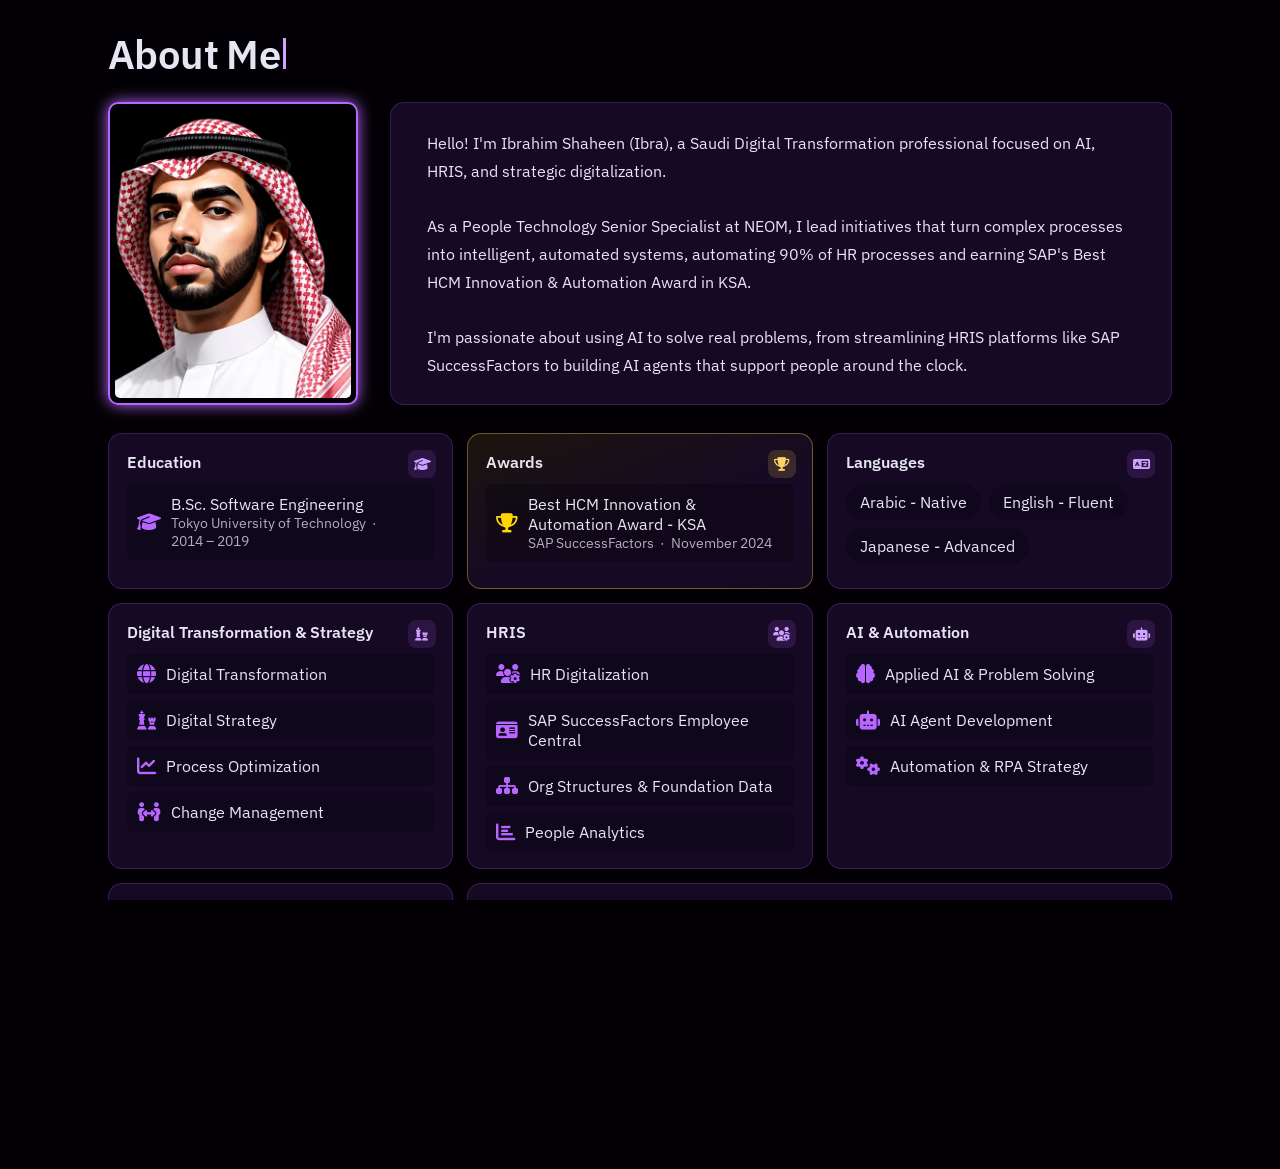
<file: themes-preview/about.html>
<!DOCTYPE html>
<html lang="en">
<head>
    <meta name="robots" content="noindex, nofollow">
    <meta charset="UTF-8">
    <meta name="viewport" content="width=device-width, initial-scale=1.0">
    <meta name="description" content="About Ibrahim Shaheen - Digital Transformation, AI & HRIS professional">
    <link rel="icon" href="favicon.ico" sizes="any">
    <link rel="icon" type="image/svg+xml" href="favicon.svg">
    <link rel="icon" type="image/png" sizes="32x32" href="favicon-32.png">
    <link rel="apple-touch-icon" href="apple-touch-icon.png">
    <!-- Pre-paint setup, before the browser draws anything:
         1. language/direction, taken from ?lang= if present (so a shared Arabic link
            opens in Arabic) otherwise the stored preference. Set here rather than in
            i18n.js so an Arabic visitor never sees a frame of English LTR layout.
         2. the backdrop preference, from ?backdrop= or storage, so the backdrop
            never flashes in before being hidden.
         3. opened directly (not inside the shell iframe)? then this page owns the
            canvas and needs the site background instead of the browser default, which
            is white in a light-mode browser. Inside the iframe we stay transparent so
            the shell's backdrop shows through. -->
    <script>
    (function(){
        var d=document.documentElement,q=new URLSearchParams(location.search),S=null;
        try{S=localStorage}catch(e){}
        // ?lang= wins over the stored preference, and is then remembered,
        // so a shared Arabic link keeps working as the visitor browses on.
        // ?theme= (experiment) wins over storage and is then remembered; purple is the default.
        var tp=q.get("theme");var th=tp!==null?tp:(S&&S.getItem("theme"));if(tp!==null&&S){try{S.setItem("theme",tp)}catch(e){}}if(th&&th!=="purple")d.setAttribute("data-theme",th);
        var lp=q.get("lang");
        var lang=((lp!==null?lp:(S&&S.getItem("lang")))==="ar")?"ar":"en";
        if(lp!==null&&S){try{S.setItem("lang",lang)}catch(e){}}
        d.setAttribute("lang",lang);
        d.setAttribute("dir",lang==="ar"?"rtl":"ltr");
        // ?backdrop=off|on, same precedence. ?stars= is what this was called
        // before the backdrop stopped being a starfield; still read so links
        // shared earlier keep working. Safe to drop once none are in use.
        var bp=q.get("backdrop");if(bp===null)bp=q.get("stars");
        var bs=S&&(S.getItem("backdrop")||S.getItem("starfield"));
        var bg=bp!==null?(bp==="off"?"off":"on"):(bs==="off"?"off":"on");
        if(bp!==null&&S){try{S.setItem("backdrop",bg)}catch(e){}}
        if(bg==="off")d.classList.add("no-backdrop");
        // Opened directly rather than inside the shell iframe? Then this page owns
        // the canvas and needs the site background, not the browser default.
        if(window.self===window.top)d.classList.add("standalone");
    })();
    </script>
    <noscript><style>html{background-color:#020004}</style></noscript>
    <link rel="stylesheet" href="styles.css">
    <link href="https://fonts.googleapis.com/css2?family=Cairo:wght@400;600;700&display=block" rel="stylesheet">
    <script src="i18n.js" defer></script>
    <link href="https://fonts.googleapis.com/css2?family=IBM+Plex+Sans:wght@400;500;600;700&family=IBM+Plex+Mono:wght@400;500&display=block" rel="stylesheet">
    <link rel="preconnect" href="https://fonts.gstatic.com" crossorigin>
    <link rel="preconnect" href="https://cdnjs.cloudflare.com" crossorigin>
    <link rel="stylesheet" href="https://cdnjs.cloudflare.com/ajax/libs/font-awesome/6.6.0/css/all.min.css">
    <title>About - Ibrahim Shaheen</title>
</head>
<body class="transparent-bg">
    <!-- The whole page is the layout now. Before, the right column held everything and
         scrolled inside a 400px box while the left held only the photo, so either the
         box scrolled on its own or, unboxed, one side of the page ran on while the other
         sat empty. Here the photo leads top-left beside the intro, and the credentials
         spread across the full width as a grid of cards.
 -->
    <div class="about-container about-v2">
        <h2 class="about-heading type-in"><span class="type-in-text" data-ar="نبذة عني">About Me</span></h2>

        <section class="about-intro">
            <div class="profile-container">
                    <div class="profile-frame">
                        <img src="files/profile-thobe.webp" alt="Ibrahim Shaheen" id="profile-pic" width="600" height="600" fetchpriority="high">
                    </div>
                </div>
            <div class="about-text" id="about-type-target"></div>
        </section>

        <div class="about-bento">
            <section class="bento-card bento-education">
                <span class="bento-icon" aria-hidden="true"><i class="fas fa-graduation-cap"></i></span>
                <h3 class="skills-heading" data-ar="التعليم">Education</h3>
                <div class="skill-item" style="margin-bottom: 10px;">
                            <i class="fas fa-graduation-cap"></i>
                            <div>
                                <div data-ar="بكالوريوس هندسة البرمجيات">B.Sc. Software Engineering</div>
                                <div style="font-size: 0.85rem; opacity: 0.75;" data-ar="جامعة طوكيو للتكنولوجيا · 2014 –⁠ 2019">Tokyo University of Technology &nbsp;·&nbsp; 2014&nbsp;–&#8288;&nbsp;2019</div>
                            </div>
                        </div>
            </section>
            <section class="bento-card bento-award">
                <span class="bento-icon" aria-hidden="true"><i class="fas fa-trophy"></i></span>
                <h3 class="skills-heading" data-ar="الجوائز">Awards</h3>
                <div class="skill-item" style="margin-bottom: 10px;">
                            <i class="fas fa-trophy" style="color: gold;"></i>
                            <div>
                                <div data-ar="جائزة أفضل ابتكار وأتمتة في نظام SAP SuccessFactors - المملكة العربية السعودية">Best HCM Innovation & Automation Award - KSA</div>
                                <div style="font-size: 0.85rem; opacity: 0.75;" data-ar="SAP SuccessFactors · نوفمبر 2024">SAP SuccessFactors &nbsp;·&nbsp; November 2024</div>
                            </div>
                        </div>
            </section>
            <section class="bento-card bento-languages">
                <span class="bento-icon" aria-hidden="true"><i class="fas fa-language"></i></span>
                <h3 class="skills-heading" data-ar="اللغات">Languages</h3>
                <div class="skills-grid">
                            <div class="skill-item"><i class="fas fa-language"></i> <span data-ar="العربية - اللغة الأم">Arabic - Native</span></div>
                            <div class="skill-item"><i class="fas fa-language"></i> <span data-ar="الإنجليزية - بطلاقة">English - Fluent</span></div>
                            <div class="skill-item"><i class="fas fa-language"></i> <span data-ar="اليابانية - متقدّم">Japanese - Advanced</span></div>
                        </div>
            </section>
            <section class="bento-card bento-skill">
                <span class="bento-icon" aria-hidden="true"><i class="fas fa-chess"></i></span>
                <h3 class="skills-heading" data-ar="التحوّل الرقمي والاستراتيجية">Digital Transformation & Strategy</h3>
                <div class="skills-grid">
                            <div class="skill-item"><i class="fas fa-globe"></i> <span data-ar="التحوّل الرقمي">Digital Transformation</span></div>
                            <div class="skill-item"><i class="fas fa-chess"></i> <span data-ar="الاستراتيجية الرقمية">Digital Strategy</span></div>
                            <div class="skill-item"><i class="fas fa-chart-line"></i> <span data-ar="تحسين العمليات">Process Optimization</span></div>
                            <div class="skill-item"><i class="fas fa-people-arrows"></i> <span data-ar="إدارة التغيير">Change Management</span></div>
                        </div>
            </section>
            <section class="bento-card bento-skill">
                <span class="bento-icon" aria-hidden="true"><i class="fas fa-users-cog"></i></span>
                <h3 class="skills-heading" data-ar="أنظمة الموارد البشرية (HRIS)">HRIS</h3>
                <div class="skills-grid">
                            <div class="skill-item"><i class="fas fa-users-cog"></i> <span data-ar="رقمنة الموارد البشرية">HR Digitalization</span></div>
                            <div class="skill-item"><i class="fas fa-id-card"></i> <span>SAP SuccessFactors Employee Central</span></div>
                            <div class="skill-item"><i class="fas fa-sitemap"></i> <span data-ar="الهياكل التنظيمية والبيانات الأساسية">Org Structures &amp; Foundation Data</span></div>
                            <div class="skill-item"><i class="fas fa-chart-bar"></i> <span data-ar="تحليلات الموارد البشرية">People Analytics</span></div>
                        </div>
            </section>
            <section class="bento-card bento-skill">
                <span class="bento-icon" aria-hidden="true"><i class="fas fa-robot"></i></span>
                <h3 class="skills-heading" data-ar="الذكاء الاصطناعي والأتمتة">AI & Automation</h3>
                <div class="skills-grid">
                            <div class="skill-item"><i class="fas fa-brain"></i> <span data-ar="الذكاء الاصطناعي التطبيقي وحل المشكلات">Applied AI & Problem Solving</span></div>
                            <div class="skill-item"><i class="fas fa-robot"></i> <span data-ar="بناء وكلاء الذكاء الاصطناعي">AI Agent Development</span></div>
                            <div class="skill-item"><i class="fas fa-cogs"></i> <span data-ar="استراتيجية الأتمتة و RPA">Automation & RPA Strategy</span></div>
                        </div>
            </section>
            <section class="bento-card bento-tools">
                <span class="bento-icon" aria-hidden="true"><i class="fas fa-toolbox"></i></span>
                <h3 class="skills-heading" data-ar="الأدوات والمنصّات">Tools & Platforms</h3>
                <div class="skills-grid">
                            <div class="skill-item"><i class="fas fa-database"></i> SAP SuccessFactors</div>
                            <div class="skill-item"><i class="fas fa-diagram-project"></i> ServiceNow</div>
                            <div class="skill-item"><i class="fab fa-microsoft"></i> SharePoint</div>
                            <div class="skill-item"><i class="fas fa-arrows-spin"></i> Power Automate</div>
                        </div>
            </section>
            <!-- Builders first, assistants second: what he makes with AI leads, the
                 everyday assistants follow. Product names stay Latin in Arabic. -->
            <section class="bento-card bento-ai">
                <span class="bento-icon" aria-hidden="true"><i class="fas fa-wand-magic-sparkles"></i></span>
                <h3 class="skills-heading" data-ar="أدوات الذكاء الاصطناعي">AI Tools</h3>
                <div class="ai-groups">
                    <div class="ai-group">
                        <h4 class="ai-group-label" data-ar="البناء والأتمتة">Building &amp; automation</h4>
                        <div class="skills-grid">
                            <div class="skill-item"><i class="fas fa-terminal"></i> Claude Code</div>
                            <div class="skill-item"><i class="fas fa-robot"></i> Microsoft Copilot Studio</div>
                        </div>
                    </div>
                    <div class="ai-group">
                        <h4 class="ai-group-label" data-ar="المساعدون الأذكياء والبحث">Assistants &amp; research</h4>
                        <div class="skills-grid">
                            <div class="skill-item"><i class="fas fa-comment-dots"></i> Claude</div>
                            <div class="skill-item"><i class="fas fa-comments"></i> ChatGPT</div>
                            <div class="skill-item"><i class="fas fa-magnifying-glass"></i> Perplexity</div>
                            <div class="skill-item"><i class="fas fa-bolt"></i> Grok Bot</div>
                        </div>
                    </div>
                </div>
            </section>
        </div>
    </div>
    <script src="typewriter.js"></script>
</body>
</html>
</file>
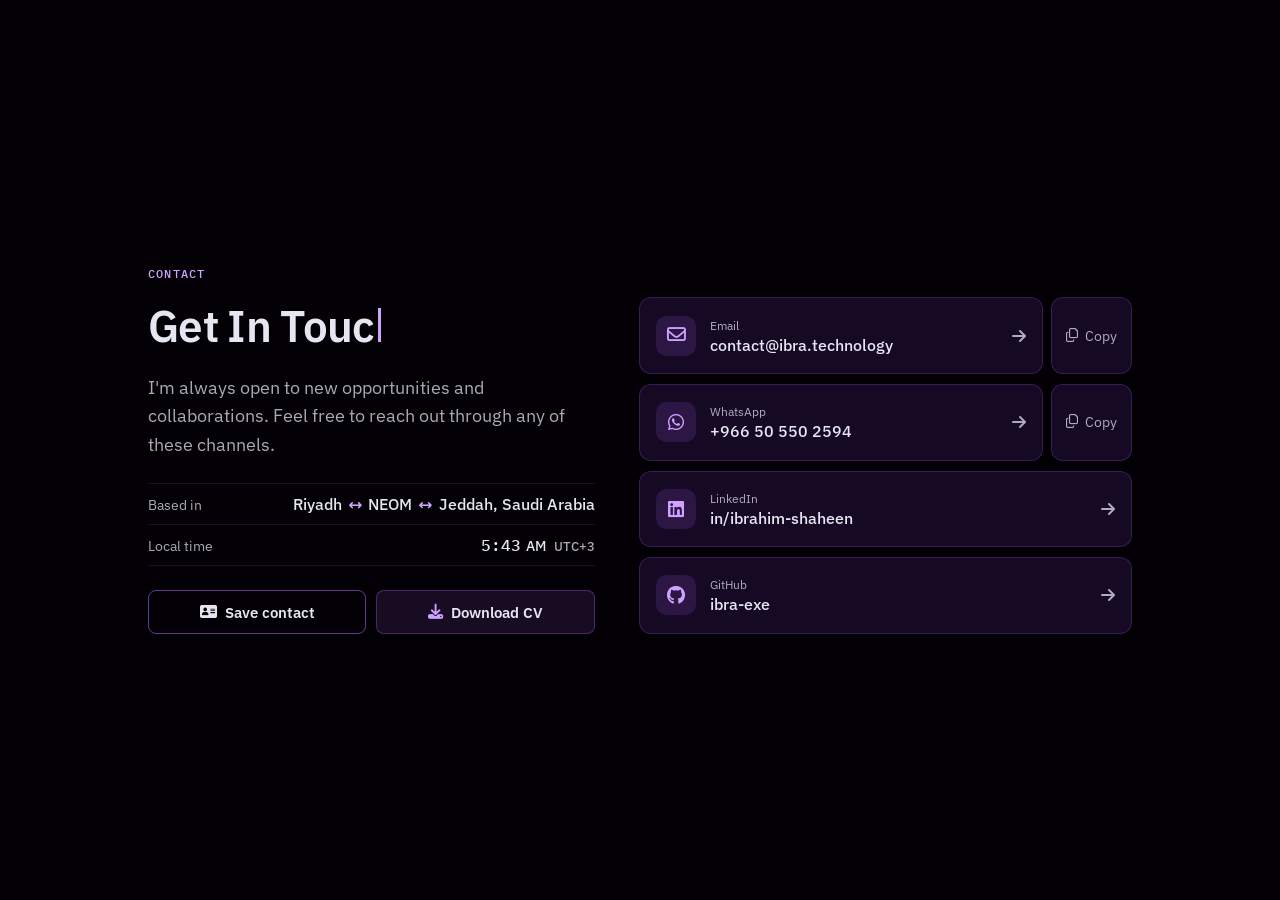
<file: themes-preview/contact.html>
<!DOCTYPE html>
<html lang="en">
<head>
    <meta name="robots" content="noindex, nofollow">
    <meta charset="UTF-8">
    <meta name="viewport" content="width=device-width, initial-scale=1.0">
    <meta name="description" content="Contact Ibrahim Shaheen - Digital Transformation, AI & HRIS professional">
    <link rel="icon" href="favicon.ico" sizes="any">
    <link rel="icon" type="image/svg+xml" href="favicon.svg">
    <link rel="icon" type="image/png" sizes="32x32" href="favicon-32.png">
    <link rel="apple-touch-icon" href="apple-touch-icon.png">
    <!-- Pre-paint setup, before the browser draws anything:
         1. language/direction, taken from ?lang= if present (so a shared Arabic link
            opens in Arabic) otherwise the stored preference. Set here rather than in
            i18n.js so an Arabic visitor never sees a frame of English LTR layout.
         2. the backdrop preference, from ?backdrop= or storage, so the backdrop
            never flashes in before being hidden.
         3. opened directly (not inside the shell iframe)? then this page owns the
            canvas and needs the site background instead of the browser default, which
            is white in a light-mode browser. Inside the iframe we stay transparent so
            the shell's backdrop shows through. -->
    <script>
    (function(){
        var d=document.documentElement,q=new URLSearchParams(location.search),S=null;
        try{S=localStorage}catch(e){}
        // ?lang= wins over the stored preference, and is then remembered,
        // so a shared Arabic link keeps working as the visitor browses on.
        // ?theme= (experiment) wins over storage and is then remembered; purple is the default.
        var tp=q.get("theme");var th=tp!==null?tp:(S&&S.getItem("theme"));if(tp!==null&&S){try{S.setItem("theme",tp)}catch(e){}}if(th&&th!=="purple")d.setAttribute("data-theme",th);
        var lp=q.get("lang");
        var lang=((lp!==null?lp:(S&&S.getItem("lang")))==="ar")?"ar":"en";
        if(lp!==null&&S){try{S.setItem("lang",lang)}catch(e){}}
        d.setAttribute("lang",lang);
        d.setAttribute("dir",lang==="ar"?"rtl":"ltr");
        // ?backdrop=off|on, same precedence. ?stars= is what this was called
        // before the backdrop stopped being a starfield; still read so links
        // shared earlier keep working. Safe to drop once none are in use.
        var bp=q.get("backdrop");if(bp===null)bp=q.get("stars");
        var bs=S&&(S.getItem("backdrop")||S.getItem("starfield"));
        var bg=bp!==null?(bp==="off"?"off":"on"):(bs==="off"?"off":"on");
        if(bp!==null&&S){try{S.setItem("backdrop",bg)}catch(e){}}
        if(bg==="off")d.classList.add("no-backdrop");
        // Opened directly rather than inside the shell iframe? Then this page owns
        // the canvas and needs the site background, not the browser default.
        if(window.self===window.top)d.classList.add("standalone");
    })();
    </script>
    <noscript><style>html{background-color:#020004}</style></noscript>
    <link rel="stylesheet" href="styles.css">
    <link href="https://fonts.googleapis.com/css2?family=Cairo:wght@400;600;700&display=block" rel="stylesheet">
    <script src="i18n.js" defer></script>
    <link href="https://fonts.googleapis.com/css2?family=IBM+Plex+Sans:wght@400;500;600;700&family=IBM+Plex+Mono:wght@400;500&display=block" rel="stylesheet">
    <link rel="preconnect" href="https://fonts.gstatic.com" crossorigin>
    <link rel="preconnect" href="https://cdnjs.cloudflare.com" crossorigin>
    <link rel="stylesheet" href="https://cdnjs.cloudflare.com/ajax/libs/font-awesome/6.6.0/css/all.min.css">
    <title>Contact - Ibrahim Shaheen</title>
</head>
<body class="transparent-bg">
    <!-- Two panels instead of a 2x2 of identical cards. Left: who you are reaching, where
         they are and what time it is there, plus the two things a recruiter actually
         wants to take away (a contact card and the CV). Right: every channel as a row
         that says what it is AND shows the address, with Copy where copying is the
         likely next step.

         Load-bearing details carried over from the old cards:
         - mailto: needs target="_top". This page runs inside the shell's iframe, and iOS
           Safari will not hand a mailto: to the mail app from a subframe; the tap silently
           does nothing. wa.me, LinkedIn and GitHub are https, so _blank is right for them.
         - dir="ltr" on the phone number. In Arabic the bare string reorders to
           "2594 966 +" because digits and + are neutral against an RTL paragraph.
         - Copy buttons sit BESIDE the row link, never inside it: a button inside an <a>
           is invalid nesting and screen readers announce it unpredictably. -->
    <main class="contact-container contact-v2">
        <p class="contact-kicker" data-ar="تواصل">Contact</p>
        <section class="contact-lead">
            <h2 class="contact-heading type-in"><span class="type-in-text" data-ar="تواصل معي">Get In Touch</span></h2>
            <p class="contact-intro" data-ar="أنا دائمًا منفتح على الفرص الجديدة والتعاون. لا تتردّد في التواصل معي عبر أيٍّ من هذه القنوات.">I'm always open to new opportunities and collaborations. Feel free to reach out through any of these channels.</p>

            <dl class="contact-facts">
                <div>
                    <dt data-ar="المقرّ">Based in</dt>
                    <!-- Splits his time between three cities: two-way arrows on screen; screen
                         readers get the plain sentence instead. -->
                    <dd class="based-in"><span class="sr-only" data-ar="الرياض ونيوم وجدة، المملكة العربية السعودية">Riyadh, NEOM and Jeddah, Saudi Arabia</span><span aria-hidden="true"><span data-ar="الرياض">Riyadh</span> <i class="fas fa-arrows-left-right"></i> <span data-ar="نيوم">NEOM</span> <i class="fas fa-arrows-left-right"></i> <span data-ar="جدة، المملكة العربية السعودية">Jeddah, Saudi Arabia</span></span></dd>
                </div>
                <div>
                    <dt data-ar="التوقيت المحلي">Local time</dt>
                    <dd><span class="local-time" dir="ltr">--:--</span><span class="ampm"></span> <span class="tz" dir="ltr">UTC+3</span></dd>
                </div>
            </dl>

            <div class="contact-actions">
                <a href="files/ibrahim-shaheen.vcf" download class="cta-button cta-secondary"><i class="fas fa-address-card" aria-hidden="true"></i><span data-ar="حفظ جهة الاتصال">Save contact</span></a>
                <a href="files/Ibrahim-Shaheen-CV.pdf" download target="_blank" rel="noopener" class="cta-button cta-tertiary"><i class="fas fa-download" aria-hidden="true"></i><span data-ar="تحميل السيرة الذاتية (بالإنجليزية)">Download CV</span></a>
            </div>
        </section>

        <section class="channels" aria-label="Contact channels">
            <div class="channel">
                <a class="channel-main" href="mailto:contact@ibra.technology" target="_top">
                    <span class="channel-icon"><i class="far fa-envelope" aria-hidden="true"></i></span>
                    <span class="channel-text">
                        <span class="channel-label" data-ar="البريد الإلكتروني">Email</span>
                        <span class="channel-value">contact@ibra.technology</span>
                    </span>
                    <span class="channel-go" aria-hidden="true"><i class="fas fa-arrow-right"></i></span>
                </a>
                <button type="button" class="channel-copy" data-copy="contact@ibra.technology" data-what="email"><i class="far fa-copy" aria-hidden="true"></i><span class="copy-text" data-ar="نسخ">Copy</span></button>
            </div>

            <div class="channel">
                <a class="channel-main" href="https://wa.me/966505502594" target="_blank" rel="noopener">
                    <span class="channel-icon"><i class="fab fa-whatsapp" aria-hidden="true"></i></span>
                    <span class="channel-text">
                        <span class="channel-label">WhatsApp</span>
                        <span class="channel-value" dir="ltr">+966 50 550 2594</span>
                    </span>
                    <span class="channel-go" aria-hidden="true"><i class="fas fa-arrow-right"></i></span>
                </a>
                <button type="button" class="channel-copy" data-copy="+966505502594" data-what="phone"><i class="far fa-copy" aria-hidden="true"></i><span class="copy-text" data-ar="نسخ">Copy</span></button>
            </div>

            <div class="channel">
                <a class="channel-main" href="https://www.linkedin.com/in/ibrahim-shaheen/" target="_blank" rel="noopener">
                    <span class="channel-icon"><i class="fab fa-linkedin" aria-hidden="true"></i></span>
                    <span class="channel-text">
                        <span class="channel-label">LinkedIn</span>
                        <span class="channel-value" dir="ltr">in/ibrahim-shaheen</span>
                    </span>
                    <span class="channel-go" aria-hidden="true"><i class="fas fa-arrow-right"></i></span>
                </a>
            </div>

            <div class="channel">
                <a class="channel-main" href="https://github.com/ibra-exe" target="_blank" rel="noopener">
                    <span class="channel-icon"><i class="fab fa-github" aria-hidden="true"></i></span>
                    <span class="channel-text">
                        <span class="channel-label">GitHub</span>
                        <span class="channel-value" dir="ltr">ibra-exe</span>
                    </span>
                    <span class="channel-go" aria-hidden="true"><i class="fas fa-arrow-right"></i></span>
                </a>
            </div>

            <!-- X (hidden for now)
            https://x.com/ibrahimium
            -->
            <p class="copy-status sr-only" aria-live="polite"></p>
        </section>
    </main>

    <script>
        (function () {
            var ar = document.documentElement.lang === 'ar';

            /* Local time where he is. Asia/Riyadh covers NEOM (both UTC+3, no DST).
               12-hour clock with Western digits in both languages, as on the rest of
               the site; only the AM/PM marker is translated (ص / م). */
            var clock = document.querySelector('.local-time');
            var fmt = new Intl.DateTimeFormat('en-US', { timeZone: 'Asia/Riyadh', hour: 'numeric', minute: '2-digit', hour12: true });
            // The digits sit in their own LTR span in the mono face. AM/PM is a sibling
            // outside it, in the text face: the mono face has no Arabic, and outside the
            // LTR span the bidi order puts "م" after the time in Arabic, as it is read.
            var mark = document.querySelector('.contact-facts .ampm');
            function tick() {
                if (!clock) return;
                var digits = '', period = '';
                fmt.formatToParts(new Date()).forEach(function (p) {
                    if (p.type === 'dayPeriod') period = p.value.toUpperCase();
                    else if (p.type === 'hour' || p.type === 'minute' || p.value === ':') digits += p.value;
                });
                clock.textContent = digits;
                if (mark) mark.textContent = ar ? (period === 'AM' ? 'ص' : 'م') : period;
            }
            tick();
            setInterval(tick, 15000);

            /* Copy, with a fallback for browsers that refuse the async clipboard inside a
               frame, and a polite announcement so a screen reader hears it worked. */
            var status = document.querySelector('.copy-status');
            var LABEL = { email: ar ? 'نسخ البريد الإلكتروني' : 'Copy email address',
                          phone: ar ? 'نسخ رقم الهاتف' : 'Copy phone number' };
            var DONE  = { email: ar ? 'تم نسخ البريد الإلكتروني' : 'Email address copied',
                          phone: ar ? 'تم نسخ رقم الهاتف' : 'Phone number copied' };
            function fallbackCopy(text) {
                var t = document.createElement('textarea');
                t.value = text; t.setAttribute('readonly', ''); t.style.position = 'fixed'; t.style.opacity = '0';
                document.body.appendChild(t); t.select();
                var ok = false; try { ok = document.execCommand('copy'); } catch (e) {}
                t.remove(); return ok;
            }
            document.querySelectorAll('.channel-copy').forEach(function (btn) {
                var what = btn.getAttribute('data-what');
                btn.setAttribute('aria-label', LABEL[what]);
                btn.addEventListener('click', function () {
                    var text = btn.getAttribute('data-copy');
                    var label = btn.querySelector('.copy-text');
                    var original = label.textContent;
                    function done() {
                        btn.classList.add('copied');
                        label.textContent = ar ? 'تم النسخ' : 'Copied';
                        if (status) status.textContent = DONE[what];
                        setTimeout(function () {
                            btn.classList.remove('copied');
                            label.textContent = original;
                            if (status) status.textContent = '';
                        }, 1600);
                    }
                    if (navigator.clipboard && navigator.clipboard.writeText) {
                        navigator.clipboard.writeText(text).then(done, function () { if (fallbackCopy(text)) done(); });
                    } else if (fallbackCopy(text)) { done(); }
                });
            });
        })();
    </script>
    <script src="typewriter.js"></script>
</body>
</html>
</file>
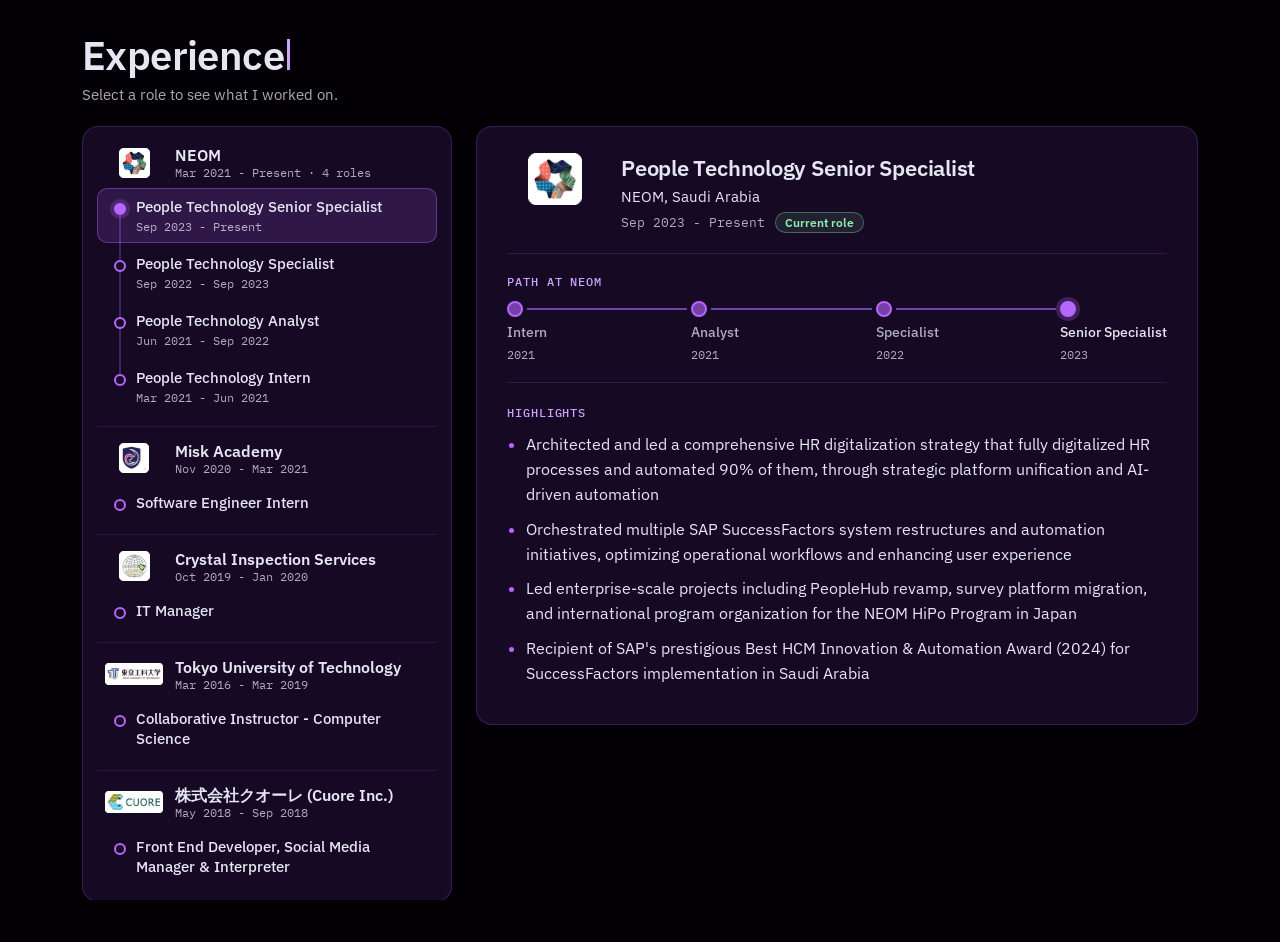
<file: themes-preview/experience.html>
<!DOCTYPE html>
<html lang="en">
<head>
    <meta name="robots" content="noindex, nofollow">
    <meta charset="UTF-8">
    <meta name="viewport" content="width=device-width, initial-scale=1.0">
    <meta name="description" content="Ibrahim Shaheen's work experience and career history">
    <link rel="icon" href="favicon.ico" sizes="any">
    <link rel="icon" type="image/svg+xml" href="favicon.svg">
    <link rel="icon" type="image/png" sizes="32x32" href="favicon-32.png">
    <link rel="apple-touch-icon" href="apple-touch-icon.png">
    <!-- Pre-paint setup, before the browser draws anything:
         1. language/direction, taken from ?lang= if present (so a shared Arabic link
            opens in Arabic) otherwise the stored preference. Set here rather than in
            i18n.js so an Arabic visitor never sees a frame of English LTR layout.
         2. the backdrop preference, from ?backdrop= or storage, so the backdrop
            never flashes in before being hidden.
         3. opened directly (not inside the shell iframe)? then this page owns the
            canvas and needs the site background instead of the browser default, which
            is white in a light-mode browser. Inside the iframe we stay transparent so
            the shell's backdrop shows through. -->
    <script>
    (function(){
        var d=document.documentElement,q=new URLSearchParams(location.search),S=null;
        try{S=localStorage}catch(e){}
        // ?lang= wins over the stored preference, and is then remembered,
        // so a shared Arabic link keeps working as the visitor browses on.
        // ?theme= (experiment) wins over storage and is then remembered; purple is the default.
        var tp=q.get("theme");var th=tp!==null?tp:(S&&S.getItem("theme"));if(tp!==null&&S){try{S.setItem("theme",tp)}catch(e){}}if(th&&th!=="purple")d.setAttribute("data-theme",th);
        var lp=q.get("lang");
        var lang=((lp!==null?lp:(S&&S.getItem("lang")))==="ar")?"ar":"en";
        if(lp!==null&&S){try{S.setItem("lang",lang)}catch(e){}}
        d.setAttribute("lang",lang);
        d.setAttribute("dir",lang==="ar"?"rtl":"ltr");
        // ?backdrop=off|on, same precedence. ?stars= is what this was called
        // before the backdrop stopped being a starfield; still read so links
        // shared earlier keep working. Safe to drop once none are in use.
        var bp=q.get("backdrop");if(bp===null)bp=q.get("stars");
        var bs=S&&(S.getItem("backdrop")||S.getItem("starfield"));
        var bg=bp!==null?(bp==="off"?"off":"on"):(bs==="off"?"off":"on");
        if(bp!==null&&S){try{S.setItem("backdrop",bg)}catch(e){}}
        if(bg==="off")d.classList.add("no-backdrop");
        // Opened directly rather than inside the shell iframe? Then this page owns
        // the canvas and needs the site background, not the browser default.
        if(window.self===window.top)d.classList.add("standalone");
    })();
    </script>
    <noscript><style>html{background-color:#020004}</style></noscript>
    <link rel="stylesheet" href="styles.css">
    <link href="https://fonts.googleapis.com/css2?family=Cairo:wght@400;600;700&display=block" rel="stylesheet">
    <script src="i18n.js" defer></script>
    <link href="https://fonts.googleapis.com/css2?family=IBM+Plex+Sans:wght@400;500;600;700&family=IBM+Plex+Mono:wght@400;500&display=block" rel="stylesheet">
    <title>Experience - Ibrahim Shaheen</title>
</head>
<body class="transparent-bg">
    <div class="experience-container">
        <div class="exp-header">
            <h2 class="exp-heading type-in"><span class="type-in-text" data-ar="الخبرة المهنية">Experience</span></h2>
            <p class="exp-subtitle" data-ar="اختر دورًا لعرض تفاصيله.">Select a role to see what I worked on.</p>
        </div>
        <div class="timeline">
            <!-- One block for NEOM rather than four cards. Four separate cards repeated the logo
             and the name four times and, worse, hid the strongest thing on the page:
             Intern in March 2021 to Senior Specialist by September 2023. Stacked inside
             one employer, newest first, it reads as the progression it is. -->
            <div class="container right">
                <div class="content company-group">
                    <div class="company-row"><img class="company-logo" src="files/logo-neom.webp" alt="" width="41" height="40" loading="lazy" decoding="async"><h3 class="company" data-ar="نيوم">NEOM</h3></div>
                    <div class="company-tenure" data-ar="مارس 2021 - حتى الآن · 4 أدوار">Mar 2021 - Present · 4 roles</div>
                    <ol class="role-list">
                    <li class="role expandable expanded" data-start="2023-09" data-end="present">
                        <div class="position" data-ar="أخصائي أول تقنيات الموارد البشرية">People Technology Senior Specialist</div>
                        <div class="period" data-ar="سبتمبر 2023 - حتى الآن">Sep 2023 - Present</div>
                        <div class="location" data-ar="نيوم، المملكة العربية السعودية">NEOM, Saudi Arabia</div>
                        <button type="button" class="expand-btn"><span class="expand-more" data-ar="عرض التفاصيل">View details</span><span class="expand-less" data-ar="إظهار أقل">Show less</span><span class="expand-chevron" aria-hidden="true">▾</span></button>
                        <div class="exp-details">
                        <div class="exp-details-inner">
                            <ul class="description">
                                <li data-ar="صمّمتُ وقدتُ استراتيجية شاملة لرقمنة الموارد البشرية رقمنت عملياتها بالكامل وأتمتت 90% منها، عبر توحيد المنصّات الاستراتيجي والأتمتة المدفوعة بالذكاء الاصطناعي">Architected and led a comprehensive HR digitalization strategy that fully digitalized HR processes and automated 90% of them, through strategic platform unification and AI-driven automation</li>
                                <li data-ar="قدتُ عدّة عمليات إعادة هيكلة لنظام SAP SuccessFactors ومبادرات أتمتة، مع تحسين سير العمل التشغيلي وتعزيز تجربة المستخدم">Orchestrated multiple SAP SuccessFactors system restructures and automation initiatives, optimizing operational workflows and enhancing user experience</li>
                                <li data-ar="قدتُ مشاريع على مستوى المؤسسة شملت تجديد PeopleHub، وترحيل منصّة الاستبيانات، وتنظيم برنامج دولي لبرنامج NEOM HiPo في اليابان">Led enterprise-scale projects including PeopleHub revamp, survey platform migration, and international program organization for the NEOM HiPo Program in Japan</li>
                                <li data-ar="حاصل على جائزة SAP المرموقة لأفضل ابتكار وأتمتة في نظام SAP SuccessFactors عن تطبيقه في المملكة العربية السعودية (2024)">Recipient of SAP's prestigious Best HCM Innovation &amp; Automation Award (2024) for SuccessFactors implementation in Saudi Arabia</li>
                            </ul>
                        </div>
                    </div>
                    </li>
                    <li class="role expandable" data-start="2022-09" data-end="2023-09">
                        <div class="position" data-ar="أخصائي تقنيات الموارد البشرية">People Technology Specialist</div>
                        <div class="period" data-ar="سبتمبر 2022 - سبتمبر 2023">Sep 2022 - Sep 2023</div>
                        <div class="location" data-ar="نيوم، المملكة العربية السعودية">NEOM, Saudi Arabia</div>
                        <button type="button" class="expand-btn"><span class="expand-more" data-ar="عرض التفاصيل">View details</span><span class="expand-less" data-ar="إظهار أقل">Show less</span><span class="expand-chevron" aria-hidden="true">▾</span></button>
                        <div class="exp-details">
                        <div class="exp-details-inner">
                            <ul class="description">
                                <li data-ar="ابتكرتُ PeopleGPT، مساعد ذكاء اصطناعي متقدّم يستفيد من تقنية GPT لتبسيط الإرشاد بسياسات الموارد البشرية وحل الاستفسارات">Pioneered PeopleGPT, an advanced AI assistant leveraging GPT technology to streamline HR policy guidance and query resolution</li>
                                <li data-ar="طوّرتُ وأطلقتُ حل People Co-Pilot، لتعزيز تجربة تأهيل الموظفين وتدريبهم عبر الأتمتة الذكية">Developed and deployed People Co-Pilot solution, enhancing employee onboarding and training experiences through intelligent automation</li>
                                <li data-ar="صمّمتُ ونفّذتُ هياكل كيانات قانونية معقّدة داخل SAP SuccessFactors للشركات التابعة TONOMUS و OXAGON و ENOWA">Designed and implemented complex Legal Entity structures within SAP SuccessFactors for TONOMUS, OXAGON, and ENOWA subsidiaries</li>
                                <li data-ar="قدتُ مبادرات أتمتة العمليات الروبوتية (RPA)، مما قلّل العبء اليدوي بشكل كبير وحسّن كفاءة العمليات">Led Robotic Process Automation (RPA) initiatives, significantly reducing manual workload and improving process efficiency</li>
                            </ul>
                        </div>
                    </div>
                    </li>
                    <li class="role expandable" data-start="2021-06" data-end="2022-09">
                        <div class="position" data-ar="محلّل تقنيات الموارد البشرية">People Technology Analyst</div>
                        <div class="period" data-ar="يونيو 2021 - سبتمبر 2022">Jun 2021 - Sep 2022</div>
                        <div class="location" data-ar="نيوم، المملكة العربية السعودية">NEOM, Saudi Arabia</div>
                        <button type="button" class="expand-btn"><span class="expand-more" data-ar="عرض التفاصيل">View details</span><span class="expand-less" data-ar="إظهار أقل">Show less</span><span class="expand-chevron" aria-hidden="true">▾</span></button>
                        <div class="exp-details">
                        <div class="exp-details-inner">
                            <ul class="description">
                                <li data-ar="أنشأتُ الهيكل التنظيمي لهيئة نيوم داخل SAP SuccessFactors، مؤسِّسًا القاعدة لعمليات الموارد البشرية على مستوى المؤسسة">Established the NEOM Authority organizational structure within SAP SuccessFactors, creating the foundation for enterprise-wide HR operations</li>
                                <li data-ar="نفّذتُ عمليات تدقيق شاملة لسلامة البيانات لأنظمة الموارد البشرية (HRIS)، محدِّدًا ومعالجًا التناقضات الحرجة لضمان دقة البيانات">Executed comprehensive data integrity audits for HRIS systems, identifying and resolving critical discrepancies to ensure data accuracy</li>
                                <li data-ar="أجريتُ تحليلًا معمّقًا وتحسينًا لعمليات تقنية الموارد البشرية، معزّزًا أداء النظام ورضا المستخدمين">Conducted in-depth analysis and optimization of HR technology processes, enhancing system performance and user satisfaction</li>
                                <li data-ar="طبّقتُ حلولًا مبتكرة شملت نظام تصوير آليًّا لإدارة ملفات الموظفين وتقنية الواقع الافتراضي لتجارب تأهيل غامرة">Implemented innovative solutions including an automated photobooth system for employee profile management and virtual reality technology for immersive onboarding experiences</li>
                            </ul>
                        </div>
                    </div>
                    </li>
                    <li class="role expandable" data-start="2021-03" data-end="2021-06">
                        <div class="position" data-ar="متدرّب تقنيات الموارد البشرية">People Technology Intern</div>
                        <div class="period" data-ar="مارس 2021 - يونيو 2021">Mar 2021 - Jun 2021</div>
                        <div class="location" data-ar="الرياض، المملكة العربية السعودية">Riyadh, Saudi Arabia</div>
                        <button type="button" class="expand-btn"><span class="expand-more" data-ar="عرض التفاصيل">View details</span><span class="expand-less" data-ar="إظهار أقل">Show less</span><span class="expand-chevron" aria-hidden="true">▾</span></button>
                        <div class="exp-details">
                        <div class="exp-details-inner">
                            <ul class="description">
                                <li data-ar="تعاونتُ مع فرق متعدّدة التخصصات لتشخيص مشكلات المستخدمين وحلّها، مساهمًا في تعزيز موثوقية النظام ورضا المستخدمين">Collaborated with cross-functional teams to diagnose and resolve user issues, contributing to enhanced system reliability and user satisfaction</li>
                                <li data-ar="أجريتُ تحليلًا للبيانات لضمان سلامة المعلومات ودقتها عبر أنظمة الموارد البشرية">Conducted data analysis to ensure information integrity and accuracy across HR systems</li>
                                <li data-ar="ساعدتُ في نشر وتهيئة حلول التقنية المؤسسية، داعمًا مبادرات التحوّل الرقمي للمنظمة">Assisted in the deployment and configuration of enterprise technology solutions, supporting organizational digital transformation initiatives</li>
                            </ul>
                        </div>
                    </div>
                    </li>
                    </ol>
                </div>
            </div>

            <div class="container left">
                <div class="content expandable" data-start="2020-11" data-end="2021-03">
                    <div class="company-row"><img class="company-logo" src="files/logo-misk.webp" alt="" width="40" height="40" loading="lazy" decoding="async"><h3 class="company" data-ar="أكاديمية مسك">Misk Academy</h3></div>
                    <div class="position" data-ar="متدرّب هندسة برمجيات">Software Engineer Intern</div>
                    <div class="period" data-ar="نوفمبر 2020 - مارس 2021">Nov 2020 - Mar 2021</div>
                    <div class="location" data-ar="عن بُعد">Remote</div>
                    <button type="button" class="expand-btn"><span class="expand-more" data-ar="عرض التفاصيل">View details</span><span class="expand-less" data-ar="إظهار أقل">Show less</span><span class="expand-chevron" aria-hidden="true">▾</span></button>
                    <div class="exp-details">
                        <div class="exp-details-inner">
                            <p class="description-lead" data-ar="أكملتُ تدريبًا مكثّفًا قائمًا على المشاريع لمدة 480 ساعة برعاية وزارة الاتصالات وتقنية المعلومات:">Completed an intensive 480-hour project-based internship sponsored by the Ministry of Communication &amp; Information Technology:</p>
                            <ul class="description">
                                <li data-ar="طوّرتُ تطبيقات ويب متكاملة قابلة للتوسّع باستخدام Ruby on Rails، و Python مع Django، و Node.js مع Express">Developed scalable full-stack applications utilizing Ruby on Rails, Python with Django, and Node.js with Express</li>
                                <li data-ar="هندستُ تطبيقات آمنة بتطبيق أنماط معمارية MVC ومبادئ تصميم RESTful API">Engineered secure applications implementing MVC architecture patterns and RESTful API design principles</li>
                                <li data-ar="أنشأتُ تطبيقات واجهة أمامية متجاوبة باستخدام أطر JavaScript حديثة تشمل Angular و React">Created responsive front-end applications using modern JavaScript frameworks including Angular and React</li>
                                <li data-ar="طبّقتُ هياكل بيانات وخوارزميات معقّدة، مع تحسين الأداء باستخدام تحليل Big O">Implemented complex data structures and algorithms, optimizing for performance using Big O notation analysis</li>
                            </ul>
                        </div>
                    </div>
                </div>
            </div>

            <div class="container right">
                <div class="content expandable" data-start="2019-10" data-end="2020-01">
                    <div class="company-row"><img class="company-logo" src="files/logo-crystal.webp" alt="" width="41" height="40" loading="lazy" decoding="async"><h3 class="company">Crystal Inspection Services</h3></div>
                    <div class="position" data-ar="مدير تقنية المعلومات">IT Manager</div>
                    <div class="period" data-ar="أكتوبر 2019 - يناير 2020">Oct 2019 - Jan 2020</div>
                    <div class="location" data-ar="جدة، المملكة العربية السعودية">Jeddah, Saudi Arabia</div>
                    <button type="button" class="expand-btn"><span class="expand-more" data-ar="عرض التفاصيل">View details</span><span class="expand-less" data-ar="إظهار أقل">Show less</span><span class="expand-chevron" aria-hidden="true">▾</span></button>
                    <div class="exp-details">
                        <div class="exp-details-inner">
                            <ul class="description">
                                <li data-ar="أدرتُ جميع عمليات تقنية المعلومات بما في ذلك صيانة البنية التحتية ومراقبة الأداء والاستشارات التقنية وبروتوكولات أمن البيانات">Directed all IT operations including infrastructure maintenance, performance monitoring, technical consultancy, and data security protocols</li>
                                <li data-ar="حقّقتُ خفضًا كبيرًا في التكاليف خلال ثلاثة أشهر عبر توطين خدمات تقنية المعلومات وتحسين العلاقات مع المورّدين">Achieved significant cost reduction within three months by internalizing IT services and optimizing vendor relationships</li>
                                <li data-ar="يسّرتُ التواصل بين الأقسام عبر تقديم خدمات ترجمة احترافية للوثائق التقنية والتجارية بين الإنجليزية والعربية">Facilitated cross-departmental communication by providing professional translation services for technical and business documentation between English and Arabic</li>
                            </ul>
                        </div>
                    </div>
                </div>
            </div>

            <div class="container left">
                <div class="content expandable" data-start="2016-03" data-end="2019-03">
                    <div class="company-row"><img class="company-logo" src="files/logo-tokyo.webp" alt="" width="108" height="40" loading="lazy" decoding="async"><h3 class="company" data-ar="جامعة طوكيو للتكنولوجيا">Tokyo University of Technology</h3></div>
                    <div class="position" data-ar="مُحاضر متعاون - علوم الحاسب">Collaborative Instructor - Computer Science</div>
                    <div class="period" data-ar="مارس 2016 - مارس 2019">Mar 2016 - Mar 2019</div>
                    <div class="location" data-ar="طوكيو، اليابان">Tokyo, Japan</div>
                    <button type="button" class="expand-btn"><span class="expand-more" data-ar="عرض التفاصيل">View details</span><span class="expand-less" data-ar="إظهار أقل">Show less</span><span class="expand-chevron" aria-hidden="true">▾</span></button>
                    <div class="exp-details">
                        <div class="exp-details-inner">
                            <ul class="description">
                                <li data-ar="قدّمتُ منهجًا شاملًا في علوم الحاسب للطلاب الدوليين، يغطّي أساسيات البرمجة وتطوير الويب ومنهجيات البحث">Delivered comprehensive Computer Science curriculum for international students, covering programming fundamentals, web development, and research methodologies</li>
                                <li data-ar="قدّمتُ دعمًا أكاديميًّا متخصّصًا بثلاث لغات عبر خدمات الترجمة التحريرية والفورية بالعربية والإنجليزية واليابانية">Provided specialized trilingual academic support through translation and interpretation services in Arabic, English, and Japanese</li>
                                <li data-ar="يسّرتُ التواصل الأكاديمي بين الثقافات، معزّزًا المخرجات التعليمية لفئات طلابية متنوّعة">Facilitated cross-cultural academic communication, enhancing educational outcomes for diverse student populations</li>
                            </ul>
                        </div>
                    </div>
                </div>
            </div>

            <div class="container right">
                <div class="content expandable" data-start="2018-05" data-end="2018-09">
                    <div class="company-row"><img class="company-logo" src="files/logo-cuore.webp" alt="" width="108" height="40" loading="lazy" decoding="async"><h3 class="company">株式会社クオーレ (Cuore Inc.)</h3></div>
                    <div class="position" data-ar="مطوّر واجهات أمامية، ومدير وسائل تواصل اجتماعي، ومترجم">Front End Developer, Social Media Manager & Interpreter</div>
                    <div class="period" data-ar="مايو 2018 - سبتمبر 2018">May 2018 - Sep 2018</div>
                    <div class="location" data-ar="طوكيو، اليابان">Tokyo, Japan</div>
                    <button type="button" class="expand-btn"><span class="expand-more" data-ar="عرض التفاصيل">View details</span><span class="expand-less" data-ar="إظهار أقل">Show less</span><span class="expand-chevron" aria-hidden="true">▾</span></button>
                    <div class="exp-details">
                        <div class="exp-details-inner">
                            <ul class="description">
                                <li data-ar="أدرتُ تطوير وصيانة الواجهة الأمامية للموقع الإلكتروني للشركة، مع ضمان أفضل تجربة مستخدم وأداء وظيفي">Managed front-end development and maintenance of the company's corporate website, ensuring optimal user experience and functionality</li>
                                <li data-ar="طوّرتُ ونفّذتُ استراتيجيات لوسائل التواصل الاجتماعي لتعزيز حضور العلامة التجارية والترويج للمنتجات عبر منصّات متعدّدة">Developed and executed social media strategies to enhance brand visibility and promote product offerings across multiple platforms</li>
                                <li data-ar="يسّرتُ التواصل التجاري الدولي عبر خدمات ترجمة تحريرية وفورية احترافية بالعربية والإنجليزية واليابانية">Facilitated international business communications through professional translation and interpretation services in Arabic, English, and Japanese</li>
                            </ul>
                        </div>
                    </div>
                </div>
            </div>
        </div>
    </div>

    <script>
        (function () {
            /* The button is the disclosure control: focusable, and it reports its state
               through aria-expanded. Clicking anywhere on the card still toggles, as a
               mouse convenience; a keyboard press on the button fires the same click.
               It used to be the other way round - the card took focus and the real
               button was tabindex="-1" - which told assistive tech nothing. */
            document.querySelectorAll('.expandable').forEach(function (card, i) {
                var btn = card.querySelector('.expand-btn');
                var details = card.querySelector('.exp-details');
                if (btn && details) {
                    details.id = details.id || 'exp-details-' + i;
                    btn.setAttribute('aria-controls', details.id);
                }
                function sync() {
                    if (btn) btn.setAttribute('aria-expanded', card.classList.contains('expanded') ? 'true' : 'false');
                }
                sync();
                card.addEventListener('click', function (e) {
                    if (e.target.closest('a')) return;
                    card.classList.toggle('expanded');
                    sync();
                });
            });
        })();
    </script>

    <script>
        /* Laptop view (1000px and up): the roles as a list beside a detail panel, built
           from the timeline markup above at load. Nothing is duplicated in the HTML, so
           the content lives in one place.

           Runs inline at the end of <body>, BEFORE the deferred i18n.js. Every piece of
           text it creates carries both languages (data-ar, and the English in
           data-en-html), so it reads correctly whether i18n has run yet or not; the
           cloned bullet lists carry their own data-ar the same way.
           Below 1000px this view is hidden and the stacked timeline shows instead. */
        (function () {
            var roles = [].slice.call(document.querySelectorAll('[data-start]'));
            var container = document.querySelector('.experience-container');
            var timeline = container && container.querySelector('.timeline');
            if (!roles.length || !timeline) return;
            var AR = document.documentElement.lang === 'ar';

            function el(tag, cls) { var n = document.createElement(tag); if (cls) n.className = cls; return n; }
            function escapeHtml(t) { return t.replace(/&/g, '&amp;').replace(/</g, '&lt;').replace(/>/g, '&gt;'); }
            function bi(tag, cls, en, ar) {
                var n = el(tag, cls);
                n.textContent = AR ? ar : en;
                n.setAttribute('data-ar', ar);
                n.setAttribute('data-en-html', escapeHtml(en));
                return n;
            }
            // English and Arabic of a node. Read at build time, before i18n has
            // touched anything, so the node's own text is still the English.
            function pair(node) {
                if (!node) return null;
                var en = node.textContent.replace(/\s+/g, ' ').trim();
                return { en: en, ar: node.getAttribute('data-ar') || en };
            }
            // "People Technology Intern" ... "People Technology Senior Specialist" ->
            // "Intern" ... "Senior Specialist": drop the words every title shares, at
            // the front (English) or the back (Arabic), keeping at least one word.
            function shorten(titles) {
                var w = titles.map(function (t) { return t.split(' '); });
                var min = Math.min.apply(null, w.map(function (x) { return x.length; }));
                var lead = 0, tail = 0;
                while (lead < min - 1 && w.every(function (x) { return x[lead] === w[0][lead]; })) lead++;
                while (tail < min - 1 - lead && w.every(function (x) {
                    return x[x.length - 1 - tail] === w[0][w[0].length - 1 - tail];
                })) tail++;
                return w.map(function (x) { return x.slice(lead, x.length - tail).join(' '); });
            }

            var items = roles.map(function (r, i) {
                var group = r.closest('.company-group');
                var row = (group || r).querySelector('.company-row');
                return {
                    idx: i, row: row,
                    start: r.dataset.start,
                    current: r.dataset.end === 'present',
                    logo: row.querySelector('img'),
                    company: pair(row.querySelector('.company')),
                    tenure: group ? pair(group.querySelector('.company-tenure')) : null,
                    position: pair(r.querySelector('.position')),
                    period: pair(r.querySelector('.period')),
                    location: pair(r.querySelector('.location')),
                    lead: r.querySelector('.description-lead'),
                    list: r.querySelector('ul.description')
                };
            });

            // Consecutive roles at one employer form a group: NEOM's four, everyone else's one.
            var groups = [];
            items.forEach(function (it) {
                var g = groups[groups.length - 1];
                if (!g || g.row !== it.row) { g = { row: it.row, items: [] }; groups.push(g); }
                g.items.push(it);
                it.group = g;
            });
            groups.forEach(function (g) {
                if (g.items.length < 2) return;
                // oldest first, for the progression shown in the panel
                g.path = g.items.slice().sort(function (a, b) { return a.start < b.start ? -1 : 1; });
                var en = shorten(g.path.map(function (x) { return x.position.en; }));
                var ar = shorten(g.path.map(function (x) { return x.position.ar; }));
                g.path.forEach(function (x, n) { x.short = { en: en[n], ar: ar[n] }; });
            });

            var view = el('section', 'exp-desktop');
            var split = el('div', 'exp-split');
            var list = el('div', 'exp-list');
            var panel = el('div', 'exp-panel');
            panel.id = 'exp-panel';
            panel.setAttribute('aria-live', 'polite');

            /* ---- the list: one block per employer, roles on a rail ---- */
            groups.forEach(function (g) {
                var first = g.items[0];
                var block = el('div', 'list-employer');
                var head = el('div', 'list-company');
                if (first.logo) head.appendChild(first.logo.cloneNode(true));
                var text = el('div', 'list-company-text');
                text.appendChild(bi('span', 'list-company-name', first.company.en, first.company.ar));
                var sub = g.items.length > 1 && first.tenure ? first.tenure : first.period;
                text.appendChild(bi('span', 'list-company-tenure', sub.en, sub.ar));
                head.appendChild(text);
                block.appendChild(head);

                var ol = el('ol', 'list-roles');
                g.items.forEach(function (it) {
                    var li = el('li');
                    var b = el('button', 'list-role');
                    b.type = 'button';
                    b.dataset.idx = it.idx;
                    b.setAttribute('aria-controls', 'exp-panel');
                    b.appendChild(bi('span', 'list-role-title', it.position.en, it.position.ar));
                    // a lone role's dates are already in the employer line above
                    if (g.items.length > 1) b.appendChild(bi('span', 'list-role-period', it.period.en, it.period.ar));
                    it.tab = b;
                    li.appendChild(b);
                    ol.appendChild(li);
                });
                block.appendChild(ol);
                list.appendChild(block);
            });

            /* ---- the panel ---- */
            function select(idx, focusFrom) {
                var it = items[idx];
                items.forEach(function (x) {
                    var on = x === it;
                    x.tab.classList.toggle('is-selected', on);
                    x.tab.setAttribute('aria-current', on ? 'true' : 'false');
                });

                panel.innerHTML = '';
                var head = el('div', 'panel-head');
                if (it.logo) head.appendChild(it.logo.cloneNode(true));
                var ht = el('div', 'panel-head-text');
                ht.appendChild(bi('h3', 'panel-title', it.position.en, it.position.ar));
                // "NEOM, Saudi Arabia" already names the employer; don't say NEOM twice.
                var co = it.location.en.indexOf(it.company.en) === 0;
                ht.appendChild(bi('p', 'panel-meta',
                    (co ? '' : it.company.en + ' · ') + it.location.en,
                    (co ? '' : it.company.ar + ' · ') + it.location.ar));
                var per = el('p', 'panel-period');
                per.appendChild(bi('span', '', it.period.en, it.period.ar));
                if (it.current) per.appendChild(bi('span', 'panel-badge', 'Current role', 'الوظيفة الحالية'));
                ht.appendChild(per);
                head.appendChild(ht);
                panel.appendChild(head);

                // The promotion path, for an employer with more than one role.
                var g = it.group;
                if (g.path) {
                    var wrap = el('div', 'panel-path');
                    wrap.appendChild(bi('h4', 'panel-label',
                        'Path at ' + g.items[0].company.en, 'المسار في ' + g.items[0].company.ar));
                    var steps = el('ol', 'path-steps');
                    var at = g.path.indexOf(it);
                    g.path.forEach(function (s, n) {
                        var li = el('li', 'path-step' + (n < at ? ' is-done' : n === at ? ' is-current' : ''));
                        var b = el('button', 'path-btn');
                        b.type = 'button';
                        b.dataset.idx = s.idx;
                        if (n === at) b.setAttribute('aria-current', 'step');
                        b.appendChild(el('span', 'path-dot'));
                        b.appendChild(bi('span', 'path-title', s.short.en, s.short.ar));
                        var yr = el('span', 'path-year');
                        yr.textContent = s.start.slice(0, 4);
                        b.appendChild(yr);
                        li.appendChild(b);
                        steps.appendChild(li);
                    });
                    wrap.appendChild(steps);
                    panel.appendChild(wrap);
                }

                // A lead introduces its list (Misk's ends with a colon), so a label
                // goes in only when there is no lead to do that job.
                if (it.lead) panel.appendChild(it.lead.cloneNode(true));
                if (it.list) {
                    if (!it.lead) panel.appendChild(bi('h4', 'panel-label', 'Highlights', 'أبرز ما قمتُ به'));
                    panel.appendChild(it.list.cloneNode(true));
                }

                // replay the entrance, so a change of role reads as a change
                panel.classList.remove('is-entering');
                void panel.offsetWidth;
                panel.classList.add('is-entering');

                if (focusFrom === 'list') it.tab.focus();
                if (focusFrom === 'path') {
                    var again = panel.querySelector('.path-btn[data-idx="' + idx + '"]');
                    if (again) again.focus();
                }
            }

            list.addEventListener('click', function (e) {
                var b = e.target.closest('.list-role');
                if (b) select(+b.dataset.idx);
            });
            panel.addEventListener('click', function (e) {
                var b = e.target.closest('.path-btn');
                if (b) select(+b.dataset.idx, 'path');
            });
            // Up and Down walk the roles, Home and End jump to the ends.
            list.addEventListener('keydown', function (e) {
                var b = e.target.closest('.list-role');
                if (!b) return;
                var i = +b.dataset.idx, n = items.length, to = null;
                if (e.key === 'ArrowDown') to = (i + 1) % n;
                else if (e.key === 'ArrowUp') to = (i - 1 + n) % n;
                else if (e.key === 'Home') to = 0;
                else if (e.key === 'End') to = n - 1;
                if (to !== null) { e.preventDefault(); select(to, 'list'); }
            });

            split.appendChild(list);
            split.appendChild(panel);
            view.appendChild(split);
            container.insertBefore(view, timeline);
            select(0);
        })();
    </script>
    <script src="typewriter.js"></script>
</body>
</html>
</file>
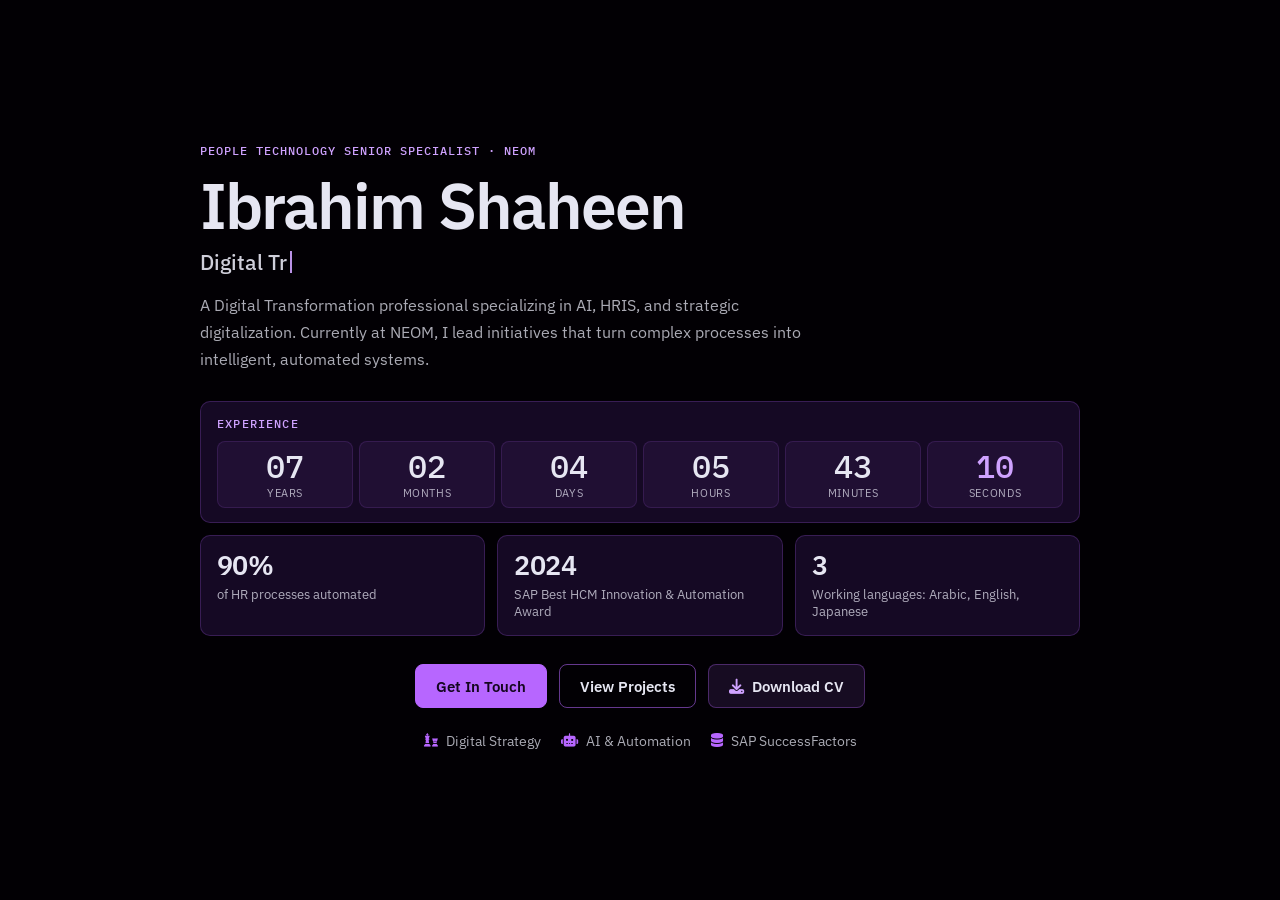
<file: themes-preview/home.html>
<!DOCTYPE html>
<html lang="en">
<head>
    <meta name="robots" content="noindex, nofollow">
    <meta charset="UTF-8">
    <meta name="viewport" content="width=device-width, initial-scale=1.0">
    <meta name="description" content="Ibrahim Shaheen's personal website - Home page">
    <link rel="icon" href="favicon.ico" sizes="any">
    <link rel="icon" type="image/svg+xml" href="favicon.svg">
    <link rel="icon" type="image/png" sizes="32x32" href="favicon-32.png">
    <link rel="apple-touch-icon" href="apple-touch-icon.png">
    <!-- Pre-paint setup, before the browser draws anything:
         1. language/direction, taken from ?lang= if present (so a shared Arabic link
            opens in Arabic) otherwise the stored preference. Set here rather than in
            i18n.js so an Arabic visitor never sees a frame of English LTR layout.
         2. the backdrop preference, from ?backdrop= or storage, so the backdrop
            never flashes in before being hidden.
         3. opened directly (not inside the shell iframe)? then this page owns the
            canvas and needs the site background instead of the browser default, which
            is white in a light-mode browser. Inside the iframe we stay transparent so
            the shell's backdrop shows through. -->
    <script>
    (function(){
        var d=document.documentElement,q=new URLSearchParams(location.search),S=null;
        try{S=localStorage}catch(e){}
        // ?lang= wins over the stored preference, and is then remembered,
        // so a shared Arabic link keeps working as the visitor browses on.
        // ?theme= (experiment) wins over storage and is then remembered; purple is the default.
        var tp=q.get("theme");var th=tp!==null?tp:(S&&S.getItem("theme"));if(tp!==null&&S){try{S.setItem("theme",tp)}catch(e){}}if(th&&th!=="purple")d.setAttribute("data-theme",th);
        var lp=q.get("lang");
        var lang=((lp!==null?lp:(S&&S.getItem("lang")))==="ar")?"ar":"en";
        if(lp!==null&&S){try{S.setItem("lang",lang)}catch(e){}}
        d.setAttribute("lang",lang);
        d.setAttribute("dir",lang==="ar"?"rtl":"ltr");
        // ?backdrop=off|on, same precedence. ?stars= is what this was called
        // before the backdrop stopped being a starfield; still read so links
        // shared earlier keep working. Safe to drop once none are in use.
        var bp=q.get("backdrop");if(bp===null)bp=q.get("stars");
        var bs=S&&(S.getItem("backdrop")||S.getItem("starfield"));
        var bg=bp!==null?(bp==="off"?"off":"on"):(bs==="off"?"off":"on");
        if(bp!==null&&S){try{S.setItem("backdrop",bg)}catch(e){}}
        if(bg==="off")d.classList.add("no-backdrop");
        // Opened directly rather than inside the shell iframe? Then this page owns
        // the canvas and needs the site background, not the browser default.
        if(window.self===window.top)d.classList.add("standalone");
    })();
    </script>
    <noscript><style>html{background-color:#020004}</style></noscript>
    <link rel="stylesheet" href="styles.css">
    <link href="https://fonts.googleapis.com/css2?family=Cairo:wght@400;600;700&display=block" rel="stylesheet">
    <script src="i18n.js" defer></script>
    <link href="https://fonts.googleapis.com/css2?family=IBM+Plex+Sans:wght@400;500;600;700&family=IBM+Plex+Mono:wght@400;500&display=block" rel="stylesheet">
    <link rel="preconnect" href="https://fonts.gstatic.com" crossorigin>
    <link rel="preconnect" href="https://cdnjs.cloudflare.com" crossorigin>
    <link rel="stylesheet" href="https://cdnjs.cloudflare.com/ajax/libs/font-awesome/6.6.0/css/all.min.css">
    <title>Home - Ibrahim Shaheen</title>
</head>
<body class="transparent-bg">
    <!-- The hero shows everything immediately. It used to be typed out character by
         character, which took 6.4 seconds before the sentence saying who you are was
         readable - longer than a recruiter's first scan. The only typing left is the
         short role line, which starts already complete and never holds content back.

         Every number here is already stated elsewhere on the site, and labelled the
         way the site states it: 90% of HR processes automated is achieved, as the
         Projects highlight and the Experience entry say. -->
    <main class="home-container hero-page">
        <section class="hero" aria-labelledby="hero-name">
            <p class="hero-eyebrow" data-ar="أخصائي أول تقنيات الموارد البشرية · نيوم">People Technology Senior Specialist · NEOM</p>
            <h2 class="hero-name" id="hero-name" data-ar="إبراهيم شاهين">Ibrahim Shaheen</h2>
            <!-- The role line types itself in, then four focus areas, once per visit, and
                 settles back on the full line (typewriter.js). Screen readers get the static
                 line from the sr-only span. It shows the full line, still, with reduced
                 motion, with the backdrop switched off, or when the line would wrap. -->
            <p class="hero-role"><span class="sr-only" data-ar="التحوّل الرقمي · الذكاء الاصطناعي · أنظمة الموارد البشرية">Digital Transformation · AI · HRIS</span><span class="typed" aria-hidden="true" data-ar="التحوّل الرقمي · الذكاء الاصطناعي · أنظمة الموارد البشرية" data-phrases="[&quot;Digital Transformation · AI · HRIS&quot;, &quot;AI Agent Development&quot;, &quot;HR Digitalization&quot;, &quot;Process Optimization&quot;, &quot;People Analytics&quot;]" data-phrases-ar="[&quot;التحوّل الرقمي · الذكاء الاصطناعي · أنظمة الموارد البشرية&quot;, &quot;بناء وكلاء الذكاء الاصطناعي&quot;, &quot;رقمنة الموارد البشرية&quot;, &quot;تحسين العمليات&quot;, &quot;تحليلات الموارد البشرية&quot;]">Digital Transformation · AI · HRIS</span><span class="typed-caret" aria-hidden="true"></span></p>
            <p class="hero-summary" data-ar="متخصّص في التحوّل الرقمي مع تركيز على الذكاء الاصطناعي وأنظمة الموارد البشرية (HRIS) والرقمنة الاستراتيجية. أعمل حاليًا في نيوم، حيث أقود مبادرات تُحوّل العمليات المعقّدة إلى أنظمة ذكية ومؤتمتة.">A Digital Transformation professional specializing in AI, HRIS, and strategic digitalization. Currently at NEOM, I lead initiatives that turn complex processes into intelligent, automated systems.</p>

            <!-- Experience counts live from data-since, measured on the Riyadh wall clock
                 (no DST there, so the arithmetic never skips or repeats an hour).
                 Counts from his first full-time role after graduating (IT Manager,
                 Crystal Inspection Services, Oct 2019). The part-time roles he held while
                 studying (2016-2019) are on the Experience page but not counted here. -->
            <ul class="hero-stats">
                <li class="stat stat-experience" data-since="2019-10-01">
                    <span class="stat-kicker" data-ar="الخبرة">Experience</span>
                    <span class="sr-only exp-summary"></span>
                    <div class="exp-counter" aria-hidden="true">
                        <span class="seg"><span class="seg-num" data-unit="y">00</span><span class="seg-unit" data-ar="سنوات">Years</span></span>
                        <span class="seg"><span class="seg-num" data-unit="mo">00</span><span class="seg-unit" data-ar="أشهر">Months</span></span>
                        <span class="seg"><span class="seg-num" data-unit="d">00</span><span class="seg-unit" data-ar="أيام">Days</span></span>
                        <span class="seg"><span class="seg-num" data-unit="h">00</span><span class="seg-unit" data-ar="ساعات">Hours</span></span>
                        <span class="seg"><span class="seg-num" data-unit="m">00</span><span class="seg-unit" data-ar="دقائق">Minutes</span></span>
                        <span class="seg seg-live"><span class="seg-num" data-unit="s">00</span><span class="seg-unit" data-ar="ثوانٍ">Seconds</span></span>
                    </div>
                </li>
                <li class="stat">
                    <span class="stat-value" dir="ltr">90%</span>
                    <span class="stat-label" data-ar="من عمليات الموارد البشرية مؤتمتة">of HR processes automated</span>
                </li>
                <li class="stat">
                    <span class="stat-value" dir="ltr">2024</span>
                    <span class="stat-label" data-ar="جائزة SAP لأفضل ابتكار وأتمتة في الموارد البشرية">SAP Best HCM Innovation &amp; Automation Award</span>
                </li>
                <li class="stat">
                    <span class="stat-value" dir="ltr">3</span>
                    <span class="stat-label" data-ar="لغات عمل: العربية والإنجليزية واليابانية">Working languages: Arabic, English, Japanese</span>
                </li>
            </ul>

            <!-- Three weights for three intents: one filled primary for the action that
                 matters most, an outline for browsing on, and a quiet download. They
                 used to be identical, so "Get In Touch" read no louder than a nav pill. -->
            <div class="cta-buttons">
                <a href="contact.html" onclick="event.preventDefault(); parent.loadContent('contact.html')" class="cta-button cta-primary" data-ar="تواصل معي">Get In Touch</a>
                <a href="projects.html" onclick="event.preventDefault(); parent.loadContent('projects.html')" class="cta-button cta-secondary" data-ar="عرض المشاريع">View Projects</a>
                <a href="files/Ibrahim-Shaheen-CV.pdf" download target="_blank" rel="noopener" class="cta-button cta-tertiary"><i class="fas fa-download" aria-hidden="true"></i><span data-ar="تحميل السيرة الذاتية (بالإنجليزية)">Download CV</span></a>
            </div>

            <ul class="hero-focus" aria-label="Focus areas">
                <li><i class="fas fa-chess" aria-hidden="true"></i><span data-ar="الاستراتيجية الرقمية">Digital Strategy</span></li>
                <li><i class="fas fa-robot" aria-hidden="true"></i><span data-ar="الذكاء الاصطناعي والأتمتة">AI &amp; Automation</span></li>
                <li><i class="fas fa-database" aria-hidden="true"></i><span>SAP SuccessFactors</span></li>
            </ul>
        </section>
    </main>

    <script>
        /* Live experience counter. Calendar-true: whole years, then whole months,
           then the remainder as days, hours, minutes and seconds, the way you would
           say it aloud, rather than dividing milliseconds by an average month.

           Everything runs on the Riyadh wall clock (UTC+3, no daylight saving), with
           both instants shifted into it and read through the UTC getters, so a
           visitor's own DST changes can never make it skip or repeat an hour.

           The ticking digits are aria-hidden: a screen reader announcing every second
           would be unbearable. It gets one static sentence instead. */
        (function () {
            var card = document.querySelector('.stat-experience');
            if (!card) return;
            var OFFSET = 3 * 3600 * 1000;
            var since = Date.parse(card.getAttribute('data-since') + 'T00:00:00Z');
            var cells = {};
            card.querySelectorAll('.seg-num').forEach(function (el) { cells[el.dataset.unit] = el; });

            function addMonthsUTC(t, n) {
                var d = new Date(t), day = d.getUTCDate();
                d.setUTCDate(1);
                d.setUTCMonth(d.getUTCMonth() + n);
                var last = new Date(Date.UTC(d.getUTCFullYear(), d.getUTCMonth() + 1, 0)).getUTCDate();
                d.setUTCDate(Math.min(day, last));
                return d.getTime();
            }
            function parts(now) {
                var cur = since, y = 0, mo = 0;
                while (addMonthsUTC(cur, 12) <= now) { cur = addMonthsUTC(cur, 12); y++; }
                while (addMonthsUTC(cur, 1) <= now) { cur = addMonthsUTC(cur, 1); mo++; }
                var ms = now - cur;
                var d = Math.floor(ms / 864e5); ms -= d * 864e5;
                var h = Math.floor(ms / 36e5);  ms -= h * 36e5;
                var m = Math.floor(ms / 6e4);   ms -= m * 6e4;
                return { y: y, mo: mo, d: d, h: h, m: m, s: Math.floor(ms / 1000) };
            }
            function pad(n) { return n < 10 ? '0' + n : String(n); }
            function render() {
                var p = parts(Date.now() + OFFSET);
                for (var k in p) if (cells[k]) cells[k].textContent = pad(p[k]);
                return p;
            }
            var first = render();
            var ar = document.documentElement.lang === 'ar';
            card.querySelector('.exp-summary').textContent = ar
                ? 'أكثر من ' + first.y + (first.y >= 3 && first.y <= 10 ? ' سنوات' : ' سنة') + ' من الخبرة'
                : 'More than ' + first.y + ' years of experience';
            // Line the ticks up with the real second boundary, then keep time.
            setTimeout(function () { render(); setInterval(render, 1000); }, 1000 - (Date.now() % 1000));
        })();
    </script>
    <script src="typewriter.js"></script>
</body>
</html>
</file>
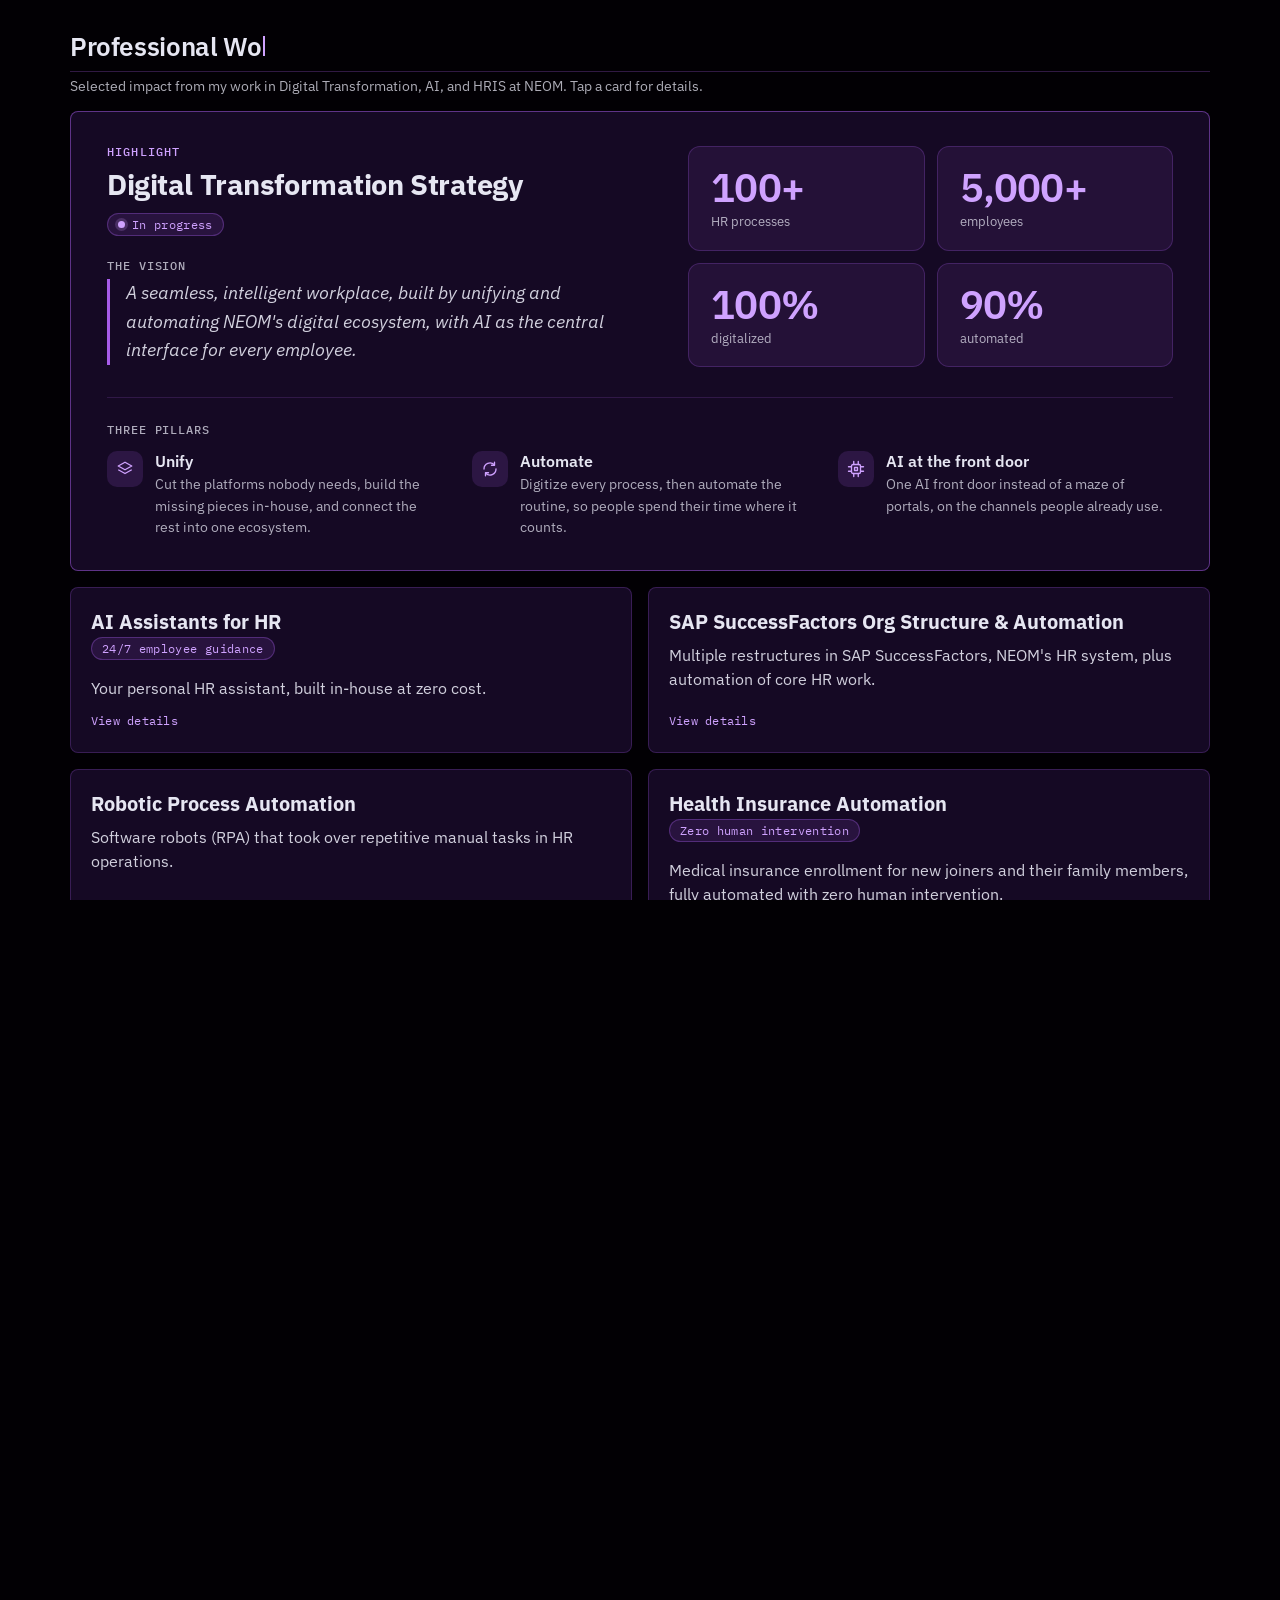
<file: themes-preview/projects.html>
<!DOCTYPE html>
<html lang="en">
<head>
    <meta name="robots" content="noindex, nofollow">
    <meta charset="UTF-8">
    <meta name="viewport" content="width=device-width, initial-scale=1.0">
    <meta name="description" content="Ibrahim Shaheen's projects and portfolio">
    <link rel="icon" href="favicon.ico" sizes="any">
    <link rel="icon" type="image/svg+xml" href="favicon.svg">
    <link rel="icon" type="image/png" sizes="32x32" href="favicon-32.png">
    <link rel="apple-touch-icon" href="apple-touch-icon.png">
    <!-- Pre-paint setup, before the browser draws anything:
         1. language/direction, taken from ?lang= if present (so a shared Arabic link
            opens in Arabic) otherwise the stored preference. Set here rather than in
            i18n.js so an Arabic visitor never sees a frame of English LTR layout.
         2. the backdrop preference, from ?backdrop= or storage, so the backdrop
            never flashes in before being hidden.
         3. opened directly (not inside the shell iframe)? then this page owns the
            canvas and needs the site background instead of the browser default, which
            is white in a light-mode browser. Inside the iframe we stay transparent so
            the shell's backdrop shows through. -->
    <script>
    (function(){
        var d=document.documentElement,q=new URLSearchParams(location.search),S=null;
        try{S=localStorage}catch(e){}
        // ?lang= wins over the stored preference, and is then remembered,
        // so a shared Arabic link keeps working as the visitor browses on.
        // ?theme= (experiment) wins over storage and is then remembered; purple is the default.
        var tp=q.get("theme");var th=tp!==null?tp:(S&&S.getItem("theme"));if(tp!==null&&S){try{S.setItem("theme",tp)}catch(e){}}if(th&&th!=="purple")d.setAttribute("data-theme",th);
        var lp=q.get("lang");
        var lang=((lp!==null?lp:(S&&S.getItem("lang")))==="ar")?"ar":"en";
        if(lp!==null&&S){try{S.setItem("lang",lang)}catch(e){}}
        d.setAttribute("lang",lang);
        d.setAttribute("dir",lang==="ar"?"rtl":"ltr");
        // ?backdrop=off|on, same precedence. ?stars= is what this was called
        // before the backdrop stopped being a starfield; still read so links
        // shared earlier keep working. Safe to drop once none are in use.
        var bp=q.get("backdrop");if(bp===null)bp=q.get("stars");
        var bs=S&&(S.getItem("backdrop")||S.getItem("starfield"));
        var bg=bp!==null?(bp==="off"?"off":"on"):(bs==="off"?"off":"on");
        if(bp!==null&&S){try{S.setItem("backdrop",bg)}catch(e){}}
        if(bg==="off")d.classList.add("no-backdrop");
        // Opened directly rather than inside the shell iframe? Then this page owns
        // the canvas and needs the site background, not the browser default.
        if(window.self===window.top)d.classList.add("standalone");
    })();
    </script>
    <noscript><style>html{background-color:#020004}</style></noscript>
    <link rel="stylesheet" href="styles.css">
    <link href="https://fonts.googleapis.com/css2?family=Cairo:wght@400;600;700&display=block" rel="stylesheet">
    <script src="i18n.js" defer></script>
    <link href="https://fonts.googleapis.com/css2?family=IBM+Plex+Sans:wght@400;500;600;700&family=IBM+Plex+Mono:wght@400;500&display=block" rel="stylesheet">
    <title>Projects - Ibrahim Shaheen</title>
</head>
<body class="transparent-bg">
    <div class="projects-container">

        <h2 class="projects-section-title type-in"><span class="type-in-text" data-ar="الأعمال المهنية">Professional Work</span></h2>
        <p class="projects-section-subtitle" data-ar="نماذج مختارة من أثر عملي في التحوّل الرقمي والذكاء الاصطناعي وأنظمة الموارد البشرية لدى نيوم. انقر على البطاقة للتفاصيل.">Selected impact from my work in Digital Transformation, AI, and HRIS at NEOM. Tap a card for details.</p>
        <div class="project-grid">

        <!-- Highlight card: the vision, four figures, three pillars. -->
        <div class="project-card expandable project-feature-card">
            <div class="project-card-head">
                <span class="feature-kicker" data-ar="العمل الأبرز">Highlight</span>
                <h3 class="project-title" data-ar="استراتيجية التحوّل الرقمي">Digital Transformation Strategy</h3>
            </div>
            <p class="project-outcome project-status" data-ar="قيد التنفيذ">In progress</p>
            <span class="feature-label feature-vision-label" data-ar="الرؤية">The vision</span>
            <p class="project-summary feature-vision" data-ar="بيئة عمل سلسة وذكية، تقوم على توحيد منظومة نيوم الرقمية وأتمتتها، ويكون فيها الذكاء الاصطناعي الواجهةَ المركزية لكل موظّف.">A seamless, intelligent workplace, built by unifying and automating NEOM's digital ecosystem, with AI as the central interface for every employee.</p>
            <button type="button" class="expand-btn"><span class="expand-more" data-ar="عرض التفاصيل">View details</span><span class="expand-less" data-ar="إظهار أقل">Show less</span><span class="expand-chevron" aria-hidden="true">▾</span></button>
            <div class="project-details">
                <div class="project-details-inner">
                    <div class="feature-figures">
                        <div class="figure">
                            <span class="figure-value" dir="ltr">100+</span>
                            <span class="figure-label" data-ar="عملية موارد بشرية">HR processes</span>
                        </div>
                        <div class="figure">
                            <span class="figure-value" dir="ltr">5,000+</span>
                            <span class="figure-label" data-ar="موظّف">employees</span>
                        </div>
                        <div class="figure">
                            <span class="figure-value" dir="ltr">100%</span>
                            <span class="figure-label" data-ar="رقمنة">digitalized</span>
                        </div>
                        <div class="figure">
                            <span class="figure-value" dir="ltr">90%</span>
                            <span class="figure-label" data-ar="أتمتة">automated</span>
                        </div>
                    </div>
                    <div class="feature-pillars">
                        <h4 class="feature-label" data-ar="ثلاث ركائز">Three pillars</h4>
                        <div class="pillar">
                            <span class="pillar-icon" aria-hidden="true"><svg viewBox="0 0 24 24" width="18" height="18" fill="none" stroke="currentColor" stroke-width="1.8" stroke-linejoin="round" focusable="false"><path d="M12 3 3 8l9 5 9-5-9-5Z"/><path d="m3 13 9 5 9-5"/></svg></span>
                            <div>
                                <strong data-ar="التوحيد">Unify</strong>
                                <span data-ar="التخلّص من المنصّات غير الضرورية، وبناء ما ينقص داخليًا، وربط الباقي في منظومة واحدة.">Cut the platforms nobody needs, build the missing pieces in-house, and connect the rest into one ecosystem.</span>
                            </div>
                        </div>
                        <div class="pillar">
                            <span class="pillar-icon" aria-hidden="true"><svg viewBox="0 0 24 24" width="18" height="18" fill="none" stroke="currentColor" stroke-width="1.8" stroke-linecap="round" stroke-linejoin="round" focusable="false"><path d="M4 12a8 8 0 0 1 13.7-5.6M20 12a8 8 0 0 1-13.7 5.6"/><path d="M18 3v4h-4M6 21v-4h4"/></svg></span>
                            <div>
                                <strong data-ar="الأتمتة">Automate</strong>
                                <span data-ar="رقمنة كل عملية، ثم أتمتة المهام الروتينية، ليتفرّغ الناس لما يستحق وقتهم.">Digitize every process, then automate the routine, so people spend their time where it counts.</span>
                            </div>
                        </div>
                        <div class="pillar">
                            <span class="pillar-icon" aria-hidden="true"><svg viewBox="0 0 24 24" width="18" height="18" fill="none" stroke="currentColor" stroke-width="1.8" stroke-linecap="round" stroke-linejoin="round" focusable="false"><rect x="6" y="6" width="12" height="12" rx="2"/><path d="M10 10h4v4h-4zM9 2v4M15 2v4M9 18v4M15 18v4M2 9h4M2 15h4M18 9h4M18 15h4"/></svg></span>
                            <div>
                                <strong data-ar="الذكاء الاصطناعي واجهةً أولى">AI at the front door</strong>
                                <span data-ar="بوابة ذكاء اصطناعي واحدة بدلًا من متاهة من البوابات، عبر القنوات التي يستخدمها الناس أصلًا.">One AI front door instead of a maze of portals, on the channels people already use.</span>
                            </div>
                        </div>
                    </div>
                </div>
            </div>
        </div>

        <div class="project-card expandable">
            <div class="project-card-head">
                <h3 class="project-title" data-ar="مساعدو الذكاء الاصطناعي للموارد البشرية">AI Assistants for HR</h3>
            </div>
            <p class="project-outcome" data-ar="إرشاد للموظفين على مدار الساعة">24/7 employee guidance</p>
            <p class="project-summary" data-ar="مساعدك الشخصي للموارد البشرية، بُني داخليًا دون أي تكلفة.">Your personal HR assistant, built in-house at zero cost.</p>
            <button type="button" class="expand-btn"><span class="expand-more" data-ar="عرض التفاصيل">View details</span><span class="expand-less" data-ar="إظهار أقل">Show less</span><span class="expand-chevron" aria-hidden="true">▾</span></button>
            <div class="project-details">
                <div class="project-details-inner">
                    <ul class="project-points">
                        <li data-ar="قدتُ PeopleGPT، وهو مساعد ذكاء اصطناعي يجيب فورًا عن أسئلة الموظفين حول سياسات الموارد البشرية ويحلّ استفساراتهم.">Led <strong>PeopleGPT</strong>, an AI assistant that answers employees' questions about HR policies and resolves their queries instantly.</li>
                        <li data-ar="أطلقتُ People Co-Pilot الذي يرشد الموظفين خلال إجراءات التهيئة الوظيفية والتدريب، ويعتمد على أتمتة ذكية لتبسيطهما.">Delivered <strong>People Co-Pilot</strong>, which guides employees through onboarding and training and uses smart automation to make both simpler.</li>
                        <li data-ar="بنيتُ PeopleGPT v2 داخليًا على Microsoft Copilot Studio، أداة Microsoft لإنشاء مساعدي الذكاء الاصطناعي، دون أي تكلفة.">Built <strong>PeopleGPT v2</strong> in-house on Microsoft Copilot Studio, Microsoft's tool for creating AI assistants, at zero cost.</li>
                    </ul>
                    <div class="project-tags">
                        <span data-ar="الذكاء الاصطناعي التطبيقي">Applied AI</span>
                        <span>Copilot Studio</span>
                        <span data-ar="تجربة الموظّف">Employee Experience</span>
                        <span data-ar="الخدمة الذاتية">Self-service</span>
                    </div>
                </div>
            </div>
        </div>

        <div class="project-card expandable">
            <div class="project-card-head">
                <h3 class="project-title" data-ar="الهيكل التنظيمي والأتمتة على SAP SuccessFactors">SAP SuccessFactors Org Structure & Automation</h3>
            </div>
            <p class="project-summary" data-ar="عدّة عمليات لإعادة الهيكلة في SAP SuccessFactors، نظام الموارد البشرية في نيوم، إلى جانب أتمتة أعمال الموارد البشرية الأساسية.">Multiple restructures in SAP SuccessFactors, NEOM's HR system, plus automation of core HR work.</p>
            <button type="button" class="expand-btn"><span class="expand-more" data-ar="عرض التفاصيل">View details</span><span class="expand-less" data-ar="إظهار أقل">Show less</span><span class="expand-chevron" aria-hidden="true">▾</span></button>
            <div class="project-details">
                <div class="project-details-inner">
                    <ul class="project-points">
                        <li data-ar="قدتُ عمليات إعادة الهيكلة في SAP SuccessFactors، وصمّمتُ طريقة إعداد الهيكل التنظيمي لنيوم داخل النظام.">Led restructures in SAP SuccessFactors and designed how NEOM's organizational structure is set up in the system.</li>
                        <li data-ar="أعددتُ الشركات التابعة TONOMUS و OXAGON و ENOWA في النظام بوصفها كيانات قانونية مستقلة، لكلٍّ منها هيكلها المعقّد.">Set up the <strong>TONOMUS</strong>, <strong>OXAGON</strong> and <strong>ENOWA</strong> subsidiaries in the system as separate legal companies, each with its own complex structure.</li>
                        <li data-ar="أدمجتُ الأتمتة في عمليات الموارد البشرية الأساسية، ووضعتُ ممارسات تحافظ على دقة بيانات الموارد البشرية على مستوى المؤسسة كلها.">Built automation into core HR processes and set up practices that keep HR data accurate across the whole organization.</li>
                    </ul>
                    <div class="project-tags">
                        <span>HRIS</span>
                        <span>SAP SuccessFactors</span>
                        <span data-ar="الأتمتة">Automation</span>
                    </div>
                </div>
            </div>
        </div>

        <div class="project-card expandable">
            <div class="project-card-head">
                <h3 class="project-title" data-ar="أتمتة العمليات الروبوتية">Robotic Process Automation</h3>
            </div>
            <p class="project-summary" data-ar="روبوتات برمجية (RPA) تولّت المهام اليدوية المتكررة في عمليات الموارد البشرية.">Software robots (RPA) that took over repetitive manual tasks in HR operations.</p>
            <button type="button" class="expand-btn"><span class="expand-more" data-ar="عرض التفاصيل">View details</span><span class="expand-less" data-ar="إظهار أقل">Show less</span><span class="expand-chevron" aria-hidden="true">▾</span></button>
            <div class="project-details">
                <div class="project-details-inner">
                    <ul class="project-points">
                        <li data-ar="قدتُ تطبيق أتمتة العمليات الروبوتية على الإجراءات اليدوية المتكررة، باستخدام روبوتات برمجية تنفّذ كل خطوة كما يؤديها الإنسان.">Led the rollout of Robotic Process Automation across manual, repetitive processes, using software robots that carry out each step the way a person would.</li>
                        <li data-ar="خفّفتُ عبء العمل اليدوي إلى حدّ كبير، وجعلتُ هذه العمليات أكثر موثوقية.">Significantly reduced manual workload and made these processes more reliable.</li>
                    </ul>
                    <div class="project-tags">
                        <span data-ar="الأتمتة">Automation</span>
                        <span>RPA</span>
                        <span data-ar="الكفاءة التشغيلية">Operational Efficiency</span>
                    </div>
                </div>
            </div>
        </div>

        <div class="project-card expandable">
            <div class="project-card-head">
                <h3 class="project-title" data-ar="أتمتة التأمين الصحي">Health Insurance Automation</h3>
            </div>
            <p class="project-outcome" data-ar="دون أي تدخّل بشري">Zero human intervention</p>
            <p class="project-summary" data-ar="تسجيل الموظفين الجدد وأفراد أسرهم في التأمين الطبي بشكل مؤتمت بالكامل، دون أي تدخّل بشري.">Medical insurance enrollment for new joiners and their family members, fully automated with zero human intervention.</p>
            <button type="button" class="expand-btn"><span class="expand-more" data-ar="عرض التفاصيل">View details</span><span class="expand-less" data-ar="إظهار أقل">Show less</span><span class="expand-chevron" aria-hidden="true">▾</span></button>
            <div class="project-details">
                <div class="project-details-inner">
                    <ul class="project-points">
                        <li data-ar="قدتُ أتمتة تسجيل الموظفين الجدد وأفراد أسرهم في التأمين الطبي دون أي تدخّل بشري.">Led the automation of medical insurance enrollment for new joiners and their family members, with <strong>zero human intervention</strong>.</li>
                        <li data-ar="استبدلتُ عملية كانت تُنجز يدويًا بالكامل، ما قلّل التأخير والعبء الإداري إلى حدّ كبير.">Replaced a process that was done fully by hand, significantly reducing delays and administrative work.</li>
                    </ul>
                    <div class="project-tags">
                        <span data-ar="الأتمتة">Automation</span>
                        <span>RPA</span>
                        <span data-ar="تجربة الموظّف">Employee Experience</span>
                    </div>
                </div>
            </div>
        </div>

        <div class="project-card expandable">
            <div class="project-card-head">
                <h3 class="project-title" data-ar="بوابة خدمات الأفراد">People Services Portal</h3>
            </div>
            <p class="project-outcome" data-ar="أوقات استجابة متّفق عليها">Agreed response times</p>
            <p class="project-summary" data-ar="نظام مركزي على ServiceNow يطلب الموظفون من خلاله أي خدمة من خدمات الموارد البشرية.">A central system on ServiceNow where employees can request any HR service.</p>
            <button type="button" class="expand-btn"><span class="expand-more" data-ar="عرض التفاصيل">View details</span><span class="expand-less" data-ar="إظهار أقل">Show less</span><span class="expand-chevron" aria-hidden="true">▾</span></button>
            <div class="project-details">
                <div class="project-details-inner">
                    <ul class="project-points">
                        <li data-ar="أنشأتُ نظامًا مركزيًا للطلبات على ServiceNow لجميع خدمات الموارد البشرية، يُسجَّل فيه كل طلب ويُتابَع وفق أوقات استجابة متّفق عليها.">Set up a central request system for all HR services on <strong>ServiceNow</strong>, where every request is logged and tracked against agreed response times.</li>
                        <li data-ar="جمعتُ في مكان واحد الطلبات التي كانت متفرّقة بين البريد الإلكتروني و MS Teams، ما رفع مستوى الخدمة وحدّد بوضوح المسؤول عن كل طلب.">Brought together requests that used to be scattered across email and MS Teams, raising service standards and making it clear who is responsible for each one.</li>
                    </ul>
                    <div class="project-tags">
                        <span>ServiceNow</span>
                        <span data-ar="إدارة الخدمات">Service Management</span>
                        <span data-ar="عمليات الموارد البشرية">HR Operations</span>
                    </div>
                </div>
            </div>
        </div>

        <div class="project-card expandable">
            <div class="project-card-head">
                <h3 class="project-title">PeopleHub</h3>
            </div>
            <p class="project-summary" data-ar="مساحة واحدة على SharePoint تجمع كل سياسات الموارد البشرية وإرشاداتها ووثائقها.">One place on SharePoint that brings together all HR policies, guidelines and documents.</p>
            <button type="button" class="expand-btn"><span class="expand-more" data-ar="عرض التفاصيل">View details</span><span class="expand-less" data-ar="إظهار أقل">Show less</span><span class="expand-chevron" aria-hidden="true">▾</span></button>
            <div class="project-details">
                <div class="project-details-inner">
                    <ul class="project-points">
                        <li data-ar="صمّمتُ وأطلقتُ PeopleHub قاعدةً معرفية على SharePoint، ليصبح بالإمكان العثور على كل سياسات الموارد البشرية وإرشاداتها ووثائقها في مكان واحد.">Designed and launched PeopleHub as a <strong>SharePoint</strong> knowledge base, so every HR policy, guideline and document can be found in one place.</li>
                        <li data-ar="بُنيت لتكون الأساس الذي تقوم عليه خدمات الموارد البشرية المدعومة بالذكاء الاصطناعي في نيوم.">Built to be the foundation for NEOM's AI-powered HR services.</li>
                    </ul>
                    <div class="project-tags">
                        <span>SharePoint</span>
                        <span data-ar="قاعدة معرفية">Knowledge Base</span>
                        <span data-ar="إدارة المحتوى">Content Management</span>
                    </div>
                </div>
            </div>
        </div>
        </div>

        <h2 class="projects-section-title" data-ar="مشاريع شخصية">Personal Projects</h2>
        <p class="projects-section-subtitle" data-ar="أشياء أبنيها لاستكشاف الأفكار وللمتعة. انقر على البطاقة للتفاصيل.">Things I build to explore ideas and for fun. Tap a card for details.</p>
        <div class="project-grid">

        <!-- Request TestFlight, not a store link: the app is on TestFlight, not the
             App Store. target="_top" is load-bearing for exactly the reason the Contact
             page documents — this runs inside the shell's iframe, and iOS Safari drops a
             mailto: handed off from a subframe, so the tap would silently do nothing.
             _blank, which every other project link uses, would not save it. -->
        <div class="project-card expandable">
            <div class="project-card-head">
                <h3 class="project-title">Ember</h3>
            </div>
            <div class="project-chips">
                <span class="project-type"><svg viewBox="0 0 24 24" fill="none" stroke="currentColor" stroke-width="1.8" stroke-linecap="round" stroke-linejoin="round" aria-hidden="true" focusable="false"><rect x="7" y="2.5" width="10" height="19" rx="2.2"/><path d="M11 18.5h2"/></svg><span data-ar="تطبيق iOS">iOS App</span></span>
                <span class="project-outcome project-status" data-ar="قيد التنفيذ">In progress</span>
            </div>
            <p class="project-summary" data-ar="مكان هادئ تضع فيه ما تودّ العودة إليه لاحقًا: روابط ومنتجات ومقاطع وملاحظات وأماكن.">A quiet place to put down things you want to come back to later: links, products, videos, notes, places.</p>
            <button type="button" class="expand-btn"><span class="expand-more" data-ar="عرض التفاصيل">View details</span><span class="expand-less" data-ar="إظهار أقل">Show less</span><span class="expand-chevron" aria-hidden="true">▾</span></button>
            <div class="project-details">
                <div class="project-details-inner">
                    <p class="project-description" data-ar="تطبيق Ember ركن هادئ للروابط والمنتجات والمقاطع والملاحظات التي تودّ العودة إليها. احفظ من أي تطبيق عبر زر المشاركة، ويتولّى Ember تصنيف كل عنصر عنك. وكلما وضعت فيه شيئًا، ازدادت ناره الهادئة توهّجًا.">Ember is a calm place for the links, products, videos and notes you want to come back to. Save from any app with Share, and Ember sorts each one for you. A quiet fire grows as you put things down.</p>
                    <p class="project-description" data-ar="لا حساب، ولا إعلانات، ولا تتبّع. كل شيء يبقى على جهازك.">No account, no ads, no tracking. Everything stays on your iPhone.</p>
                    <h4 class="project-subhead" data-ar="التقنيات المستخدمة">Tech stack</h4>
                    <ul class="project-stack">
                        <li><span class="stack-label" data-ar="التطبيق">App</span><span data-ar="تطبيق iOS أصلي بلغة Swift وإطار SwiftUI">Swift and SwiftUI, native iOS</span></li>
                        <li><span class="stack-label" data-ar="البيانات">Data</span><span data-ar="تُحفظ عبر SwiftData على جهازك فقط">SwiftData, stored only on your iPhone</span></li>
                        <li><span class="stack-label" data-ar="الحفظ">Saving</span><span data-ar="ملحق المشاركة في iOS">iOS Share extension</span></li>
                        <li><span class="stack-label" data-ar="الواجهة الخلفية">Backend</span><span data-ar="لا توجد، ولا يعتمد التطبيق على أي مكتبات خارجية">None, and no third-party dependencies</span></li>
                    </ul>
                    <div class="project-tags">
                        <span>Swift</span>
                        <span>SwiftUI</span>
                        <span>SwiftData</span>
                        <span>iOS</span>
                        <span data-ar="ملحق المشاركة">Share Extension</span>
                    </div>
                    <a href="mailto:contact@ibra.technology?subject=Ember%20-%20TestFlight%20Request&amp;body=Hi%20Ibrahim%2C%0A%0AI%27d%20like%20to%20try%20Ember%20on%20TestFlight.%0A%0AApple%20ID%20email%3A%0ADevice%20%2F%20iOS%20version%3A%0A%0AThanks" class="project-link" target="_top" data-ar="طلب TestFlight">Request TestFlight</a>
                </div>
            </div>
        </div>

        <!-- Live Demo but no Source Code link: the repo is private, same as Life OS
             below, so a source link would 404 for every visitor. -->
        <div class="project-card expandable">
            <div class="project-card-head">
                <h3 class="project-title">Momentum</h3>
            </div>
            <div class="project-chips">
                <span class="project-type"><svg viewBox="0 0 24 24" fill="none" stroke="currentColor" stroke-width="1.8" stroke-linecap="round" stroke-linejoin="round" aria-hidden="true" focusable="false"><rect x="3" y="4" width="18" height="16" rx="2.2"/><path d="M3 9h18M6.5 6.5h.01M9 6.5h.01"/></svg><span data-ar="تطبيق ويب">Web App</span></span>
                <span class="project-outcome project-status" data-ar="قيد التنفيذ">In progress</span>
            </div>
            <p class="project-summary" data-ar="مشاريعك ومهامك، ومساعد يتولّى عنك الأعمال الرتيبة.">Projects and tasks, with an assistant that does the busywork.</p>
            <button type="button" class="expand-btn"><span class="expand-more" data-ar="عرض التفاصيل">View details</span><span class="expand-less" data-ar="إظهار أقل">Show less</span><span class="expand-chevron" aria-hidden="true">▾</span></button>
            <div class="project-details">
                <div class="project-details-inner">
                    <p class="project-description" data-ar="أداة لإدارة المشاريع مصمّمة للفرق الصغيرة التي تنفّذ أعمالًا لعملائها. خطّط بالمراحل والمهام وحدّد مسؤولًا لكل مهمة، واعرض العمل نفسه في اللوحة أو القائمة أو المخطط الزمني أو التقويم أو لوحة المعلومات. قل للمساعد «أجّل الفواتير إلى يوم الاثنين» فيتمّ ذلك فورًا، مع إمكانية التراجع. ولكل مشروع سجلّ مستجدات خاص به، وتكتب لك ميزة «إعداد التحديثات» مسودة تقريرك. ثنائية اللغة بالكامل بالعربية والإنجليزية، وتضم 15 سمة.">A project manager for small teams doing client work. Plan with milestones, tasks and owners, and view the same work as a board, list, timeline, calendar or dashboard. Tell the assistant “Push the invoices to Monday” and it’s done, with undo. Each project keeps a thread of updates, and Prepare updates drafts your report. Fully bilingual in English and Arabic, with 15 themes.</p>
                    <h4 class="project-subhead" data-ar="التقنيات المستخدمة">Tech stack</h4>
                    <ul class="project-stack">
                        <li><span class="stack-label" data-ar="الواجهة الأمامية">Frontend</span><span>Next.js 16, React 19, TypeScript</span></li>
                        <li><span class="stack-label" data-ar="قاعدة البيانات">Database</span><span>Prisma, Neon Postgres</span></li>
                        <li><span class="stack-label" data-ar="الذكاء الاصطناعي">AI</span><span>Claude (Anthropic API)</span></li>
                        <li><span class="stack-label" data-ar="الاستضافة">Hosting</span><span>Vercel</span></li>
                    </ul>
                    <div class="project-tags">
                        <span>Next.js</span>
                        <span>React</span>
                        <span>TypeScript</span>
                        <span>Prisma</span>
                        <span>Neon</span>
                        <span>Vercel</span>
                        <span>Claude</span>
                    </div>
                    <a href="https://momentum-ibra.vercel.app" class="project-link" target="_blank" rel="noopener" data-ar="عرض حي">Live Demo</a>
                </div>
            </div>
        </div>

        <div class="project-card expandable">
            <div class="project-card-head">
                <h3 class="project-title" data-ar="السيرة الذاتية الإلكترونية">Online Resume</h3>
            </div>
            <div class="project-chips">
                <span class="project-type"><svg viewBox="0 0 24 24" fill="none" stroke="currentColor" stroke-width="1.8" stroke-linecap="round" stroke-linejoin="round" aria-hidden="true" focusable="false"><circle cx="12" cy="12" r="9"/><path d="M3 12h18M12 3a14 14 0 0 1 0 18M12 3a14 14 0 0 0 0 18"/></svg><span data-ar="موقع إلكتروني">Website</span></span>
            </div>
            <p class="project-summary" data-ar="الموقع الذي تتصفّحه الآن: سيرتي الذاتية، بنيتُها من الصفر بلغتين.">The site you’re on: my CV, built from scratch in two languages.</p>
            <button type="button" class="expand-btn"><span class="expand-more" data-ar="عرض التفاصيل">View details</span><span class="expand-less" data-ar="إظهار أقل">Show less</span><span class="expand-chevron" aria-hidden="true">▾</span></button>
            <div class="project-details">
                <div class="project-details-inner">
                    <p class="project-description" data-ar="سيرة ذاتية سريعة بلغتين، بُنيت دون أي إطار عمل. وعند التبديل إلى العربية، ينقلب الموقع كله ليُقرأ من اليمين إلى اليسار، حتى تأثير الآلة الكاتبة. عدّاد الخبرة يتقدّم ثانيةً بثانية، ولكل صفحة رابطها الخاص القابل للمشاركة، وملف سيرتي الذاتية وبطاقة تواصلي على بُعد نقرة واحدة.">A fast, bilingual resume with no framework behind it. Switch to Arabic and the whole site flips to right-to-left, typewriter and all. The experience counter ticks by the second, every page has its own shareable link, and the CV and contact card are one tap away.</p>
                    <p class="project-description" data-ar="تفضّله ساكنًا؟ زرّ واحد يوقف الخلفية والحركة.">Prefer it still? One switch turns off the background and animation.</p>
                    <h4 class="project-subhead" data-ar="التقنيات المستخدمة">Tech stack</h4>
                    <ul class="project-stack">
                        <li><span class="stack-label" data-ar="الأساس">Core</span><span data-ar="HTML و CSS و Vanilla JavaScript، بلا إطار عمل ولا أدوات بناء">HTML, CSS and Vanilla JavaScript, no framework, no build step</span></li>
                        <li><span class="stack-label" data-ar="اللغات">Languages</span><span data-ar="العربية والإنجليزية، مع دعم كامل للكتابة من اليمين إلى اليسار">English and Arabic, with full right-to-left support</span></li>
                        <li><span class="stack-label" data-ar="الاستضافة">Hosting</span><span data-ar="GitHub Pages على نطاق مخصّص">GitHub Pages, on a custom domain</span></li>
                    </ul>
                    <div class="project-tags">
                        <span>HTML</span>
                        <span>CSS</span>
                        <span>JavaScript</span>
                        <span>GitHub Pages</span>
                        <span data-ar="العربية والإنجليزية">English &amp; Arabic</span>
                    </div>
                    <span class="project-link project-link-static" data-ar="هذا الموقع">This Website</span>
                </div>
            </div>
        </div>

        <div class="project-card expandable">
            <div class="project-card-head">
                <h3 class="project-title">Life OS</h3>
            </div>
            <div class="project-chips">
                <span class="project-type"><svg viewBox="0 0 24 24" fill="none" stroke="currentColor" stroke-width="1.8" stroke-linecap="round" stroke-linejoin="round" aria-hidden="true" focusable="false"><rect x="3" y="4" width="18" height="16" rx="2.2"/><path d="M3 9h18M6.5 6.5h.01M9 6.5h.01"/></svg><span data-ar="تطبيق ويب">Web App</span></span>
            </div>
            <p class="project-summary" data-ar="حوّل أهدافك إلى عادات ومهام يومية، وارتقِ بحياتك مستوى بعد مستوى مع مدرّب ذكي.">Turn your goals into daily habits and quests, and level up your life with an AI coach.</p>
            <button type="button" class="expand-btn"><span class="expand-more" data-ar="عرض التفاصيل">View details</span><span class="expand-less" data-ar="إظهار أقل">Show less</span><span class="expand-chevron" aria-hidden="true">▾</span></button>
            <div class="project-details">
                <div class="project-details-inner">
                    <p class="project-description" data-ar="يحوّل Life OS أهدافك إلى عادات ومهام يومية. وكل ما تُنجزه يكسبك نقاط خبرة، ويُبقي سلسلتك حيّة، ويرفع مستواك.">Life OS turns your goals into daily habits and quests. Every check-off earns XP, keeps your streak alive and levels you up.</p>
                    <p class="project-description" data-ar="يكتب لك مدرّبك الذكي مهام جديدة كل يوم، ويبني خطة تمارينك وتغذيتك. ويتابع قسم «المال» مصروفاتك وفواتيرك وصافي ثروتك، ويُبقي قسم «التذكيرات» أعياد الميلاد والمواعيد أمام عينيك.">Your AI coach writes fresh quests every day and builds your workout and nutrition plan. Money tracks spending, bills and net worth, and Reminders keeps birthdays and appointments in view.</p>
                    <p class="project-description" data-ar="بالعربية والإنجليزية، ومتزامن بين أجهزتك.">In English and Arabic, synced across your devices.</p>
                    <h4 class="project-subhead" data-ar="التقنيات المستخدمة">Tech stack</h4>
                    <ul class="project-stack">
                        <li><span class="stack-label" data-ar="الواجهة الأمامية">Frontend</span><span>Next.js 14, React 18, TypeScript</span></li>
                        <li><span class="stack-label" data-ar="التنسيق">Styling</span><span>Tailwind CSS</span></li>
                        <li><span class="stack-label" data-ar="الواجهة الخلفية">Backend</span><span data-ar="Supabase (الحسابات، و Postgres مع أمان على مستوى الصفوف، والمزامنة السحابية)">Supabase (accounts, Postgres with row-level security, cloud sync)</span></li>
                        <li><span class="stack-label" data-ar="الذكاء الاصطناعي">AI</span><span>Claude (Anthropic API)</span></li>
                        <li><span class="stack-label" data-ar="التطبيق">App</span><span data-ar="تطبيق PWA قابل للتثبيت">Installable PWA</span></li>
                        <li><span class="stack-label" data-ar="الاستضافة">Hosting</span><span>Vercel</span></li>
                    </ul>
                    <div class="project-tags">
                        <span>Next.js</span>
                        <span>React</span>
                        <span>TypeScript</span>
                        <span>Tailwind CSS</span>
                        <span>Supabase</span>
                        <span>Claude</span>
                        <span>Vercel</span>
                    </div>
                    <a href="https://ibra-life-os.vercel.app" class="project-link" target="_blank" rel="noopener" data-ar="عرض حي">Live Demo</a>
                </div>
            </div>
        </div>

        <div class="project-card expandable">
            <div class="project-card-head">
                <h3 class="project-title">Swift Comprehension Practice</h3>
            </div>
            <div class="project-chips">
                <span class="project-type"><svg viewBox="0 0 24 24" fill="none" stroke="currentColor" stroke-width="1.8" stroke-linecap="round" stroke-linejoin="round" aria-hidden="true" focusable="false"><rect x="3" y="4" width="18" height="16" rx="2.2"/><path d="M3 9h18M6.5 6.5h.01M9 6.5h.01"/></svg><span data-ar="تطبيق ويب">Web App</span></span>
            </div>
            <p class="project-summary" data-ar="تطبيق تدريبي لاختبار القدرات Saville Swift Comprehension.">A practice app for the Saville Swift Comprehension aptitude test.</p>
            <button type="button" class="expand-btn"><span class="expand-more" data-ar="عرض التفاصيل">View details</span><span class="expand-less" data-ar="إظهار أقل">Show less</span><span class="expand-chevron" aria-hidden="true">▾</span></button>
            <div class="project-details">
                <div class="project-details-inner">
                    <p class="project-description" data-ar="يضم ثلاثة أنواع من الأقسام المؤقّتة: الاستدلال اللفظي، والاستدلال العددي، وتدقيق الأخطاء، وهو مصمّم لتدريب الدقة تحت ضغط الوقت.">It features three timed section types, Verbal Reasoning, Numerical Reasoning, and Error Checking, built to train accuracy under time pressure.</p>
                    <h4 class="project-subhead" data-ar="التقنيات المستخدمة">Tech stack</h4>
                    <ul class="project-stack">
                        <li><span class="stack-label" data-ar="الأساس">Core</span><span data-ar="Vanilla JavaScript و HTML و CSS، بلا إطار عمل ولا أدوات بناء">Vanilla JavaScript, HTML and CSS, no framework, no build step</span></li>
                        <li><span class="stack-label" data-ar="البيانات">Data</span><span data-ar="بنوك أسئلة ثابتة، وتُحفظ النتائج في متصفحك">Static question banks, with results saved in your browser</span></li>
                        <li><span class="stack-label" data-ar="الاستضافة">Hosting</span><span>GitHub Pages</span></li>
                    </ul>
                    <div class="project-tags">
                        <span>JavaScript</span>
                        <span>HTML</span>
                        <span>CSS</span>
                        <span>GitHub Pages</span>
                    </div>
                    <a href="https://ibra-exe.github.io/swift-comprehension-aptitude/" class="project-link" target="_blank" rel="noopener" data-ar="عرض حي">Live Demo</a>
                </div>
            </div>
        </div>

        <div class="project-card expandable">
            <div class="project-card-head">
                <h3 class="project-title">Star Wars: Project Holocron</h3>
            </div>
            <div class="project-chips">
                <span class="project-type"><svg viewBox="0 0 24 24" fill="none" stroke="currentColor" stroke-width="1.8" stroke-linecap="round" stroke-linejoin="round" aria-hidden="true" focusable="false"><rect x="3" y="4" width="18" height="16" rx="2.2"/><path d="M3 9h18M6.5 6.5h.01M9 6.5h.01"/></svg><span data-ar="تطبيق ويب">Web App</span></span>
            </div>
            <p class="project-summary" data-ar="كل عالَم، وكل أسطورة، في متناول يدك.">Every world, every legend, at your fingertips.</p>
            <button type="button" class="expand-btn"><span class="expand-more" data-ar="عرض التفاصيل">View details</span><span class="expand-less" data-ar="إظهار أقل">Show less</span><span class="expand-chevron" aria-hidden="true">▾</span></button>
            <div class="project-details">
                <div class="project-details-inner">
                    <p class="project-description" data-ar="مشروع Star Wars Holocron منظومة معلومات تفاعلية تجمع معارف عالم Star Wars وحكاياته، وتتيح لك استكشافه كما يفعل فارس الجيداي: عبر خريطة هولوغرافية للمجرّة، وملفات تفصيلية عن الشخصيات، وشبكات الفصائل، وقواعد بيانات الكواكب، والقصص العميقة التي تربطها جميعًا.">The Star Wars Holocron is an interactive lore intelligence system that lets you explore the Star Wars universe the way a Jedi would: through a holographic galaxy map, rich character dossiers, faction networks, planet databases, and the deep lore connecting them all.</p>
                    <p class="project-description" data-ar="تجوّل في خريطة حيّة ثلاثية الأبعاد للمجرّة، بأذرعها الحلزونية ومسارات الفضاء الفائق ومواقع الكواكب المعتمدة رسميًا. قرّب الخريطة لترى تفاصيل أسطح الكواكب، وأظهر مناطق المجرّة أو أخفِها، وتتبّع الروابط بين العوالم. وتعمّق في مداخل مفصّلة عن الشخصيات والأجناس والفصائل والسفن والأسلحة والقطع الأثرية، كلها مترابطة ومرتّبة حسب الحقبة وجانب القوة والأهمية. وسواء كنت ترصد صعود الإمبراطورية، أو ترسم خريطة الحافة الخارجية، أو تدرس عوالم السيث القديمة، فكل شيء على بُعد نقرة واحدة.">Navigate a living 3D galaxy map with spiral arms, hyperspace routes, and canonical planet positions. Zoom in to see planet textures, toggle galactic regions, and trace the connections between worlds. Dive into detailed entries for characters, species, factions, ships, weapons, and artifacts, all cross-referenced and organized by era, alignment, and importance. Whether you’re tracking the rise of the Empire, mapping the Outer Rim, or studying ancient Sith worlds, everything is one tap away.</p>
                    <h4 class="project-subhead" data-ar="التقنيات المستخدمة">Tech stack</h4>
                    <ul class="project-stack">
                        <li><span class="stack-label" data-ar="الواجهة الأمامية">Frontend</span><span data-ar="React و TypeScript، ببنية قائمة على المكوّنات">React and TypeScript, component-driven</span></li>
                        <li><span class="stack-label" data-ar="البناء">Build</span><span data-ar="Vite، أداة بناء سريعة">Vite, fast build tooling</span></li>
                        <li><span class="stack-label" data-ar="الخريطة ثلاثية الأبعاد">3D map</span><span data-ar="Three.js و react-force-graph-3d، وتُرسم عبر WebGL">Three.js and react-force-graph-3d, rendered with WebGL</span></li>
                        <li><span class="stack-label" data-ar="التنسيق">Styling</span><span data-ar="Tailwind CSS، مع سمة داكنة مخصّصة بطابع Star Wars">Tailwind CSS, custom Star Wars dark theme</span></li>
                        <li><span class="stack-label" data-ar="البيانات">Data</span><span data-ar="ملفات بيانات TypeScript ثابتة، بلا واجهة خلفية، وبتحميل فوري">Static TypeScript data files, no backend, instant load</span></li>
                        <li><span class="stack-label" data-ar="الاستضافة">Hosting</span><span data-ar="GitHub Pages، والنشر عبر GitHub Actions">GitHub Pages, deployed via GitHub Actions</span></li>
                    </ul>
                    <div class="project-tags">
                        <span>React</span>
                        <span>TypeScript</span>
                        <span>Vite</span>
                        <span>Three.js</span>
                        <span>Tailwind CSS</span>
                        <span>GitHub Pages</span>
                    </div>
                    <a href="https://ibra-exe.github.io/starwars-project-holocron/" class="project-link" target="_blank" rel="noopener" data-ar="عرض حي">Live Demo</a>
                </div>
            </div>
        </div>

        <div class="project-card expandable">
            <div class="project-card-head">
                <h3 class="project-title">Pixelator</h3>
            </div>
            <div class="project-chips">
                <span class="project-type"><svg viewBox="0 0 24 24" fill="none" stroke="currentColor" stroke-width="1.8" stroke-linecap="round" stroke-linejoin="round" aria-hidden="true" focusable="false"><rect x="2" y="6" width="20" height="12" rx="6"/><path d="M6.5 12h4M8.5 10v4M15 11h.01M17.5 13h.01"/></svg><span data-ar="لعبة">Game</span></span>
            </div>
            <p class="project-summary" data-ar="ارسم فنّ البكسل كأنك في عام 1989.">Draw pixel art like it’s 1989.</p>
            <button type="button" class="expand-btn"><span class="expand-more" data-ar="عرض التفاصيل">View details</span><span class="expand-less" data-ar="إظهار أقل">Show less</span><span class="expand-chevron" aria-hidden="true">▾</span></button>
            <div class="project-details">
                <div class="project-details-inner">
                    <p class="project-description" data-ar="تطبيق Pixelator استوديو لفنّ البكسل بروح Game Boy. اختر لونًا، واسحب على الشبكة، وشاهد رسمتك تظهر مربّعًا تلو الآخر. لا فُرَش، ولا طبقات، ولا عناء في التعلّم. أنت ولوحة مليئة بالبكسلات، لا أكثر.">Pixelator is a pixel art studio with a Game Boy soul. Pick a colour, drag across the grid, and watch your art appear one square at a time. No brushes, no layers, no learning curve. Just you and a canvas full of pixels.</p>
                    <p class="project-description" data-ar="كوّن مجموعة ألوانك الخاصة من ست خانات أثناء العمل، ولوّن الخلفية وخطوط الشبكة بما يناسب رسمتك، وتنقّل ذهابًا وإيابًا في سجل خطواتك كلما جاء خطّ في غير مكانه. وحين تنتهي، تكفي نقرة واحدة لحفظ تحفتك على جهازك مباشرة بصيغة PNG.">Build a custom six-slot palette as you work, tint the background and grid lines to whatever suits your piece, and step backwards and forwards through your history whenever a stroke doesn’t land. When it’s finished, one tap saves your masterpiece straight to your device as a PNG.</p>
                    <p class="project-description" data-ar="ولن ترسم في صمت. فمشغّل موسيقى chiptune المدمج يشغّل أربع مقطوعات بالتناوب، بينما يرقص MegaMan بجانب لوحتك، إلى أن تضغط زر «Erase All» فيشحن مدفعه ويطلق قذيفة تمسح اللوحة بالكامل.">And you won’t be working in silence. A built-in chiptune player keeps four tracks on rotation while MegaMan dances along beside your canvas, until you hit Erase All and he charges up and blasts the whole thing clean.</p>
                    <p class="project-description" data-ar="وهناك أيضًا MegaMan آخر يختبئ في مكان ما على الشاشة. اعثر عليه واظفر بحياة إضافية.">There’s also a hidden MegaMan somewhere on the screen. Find him and claim your 1-Up.</p>
                    <h4 class="project-subhead" data-ar="المزايا">Features</h4>
                    <ul class="project-list">
                        <li data-ar="انقر أو اسحب لترسم خطوطًا سلسة بلا فراغات">Click or drag to paint smooth, gap-free strokes</li>
                        <li data-ar="دعم كامل للّمس، مصمّم للهواتف والأجهزة اللوحية">Full touch support, built for phones and tablets</li>
                        <li data-ar="ألوان لا حدود لها، مع مجموعة مخصّصة من ست خانات">Unlimited colours with a custom six-slot palette</li>
                        <li data-ar="تخصيص لونَي الخلفية والشبكة">Adjustable background and grid colours</li>
                        <li data-ar="تراجع وإعادة، مع اختصارات لوحة المفاتيح">Undo and redo, with keyboard shortcuts</li>
                        <li data-ar="تصدير بصيغة PNG بنقرة واحدة">One-tap PNG export</li>
                        <li data-ar="مشغّل chiptune بأربع مقطوعات مع التحكّم في مستوى الصوت">Four-track chiptune player with volume control</li>
                    </ul>
                    <h4 class="project-subhead" data-ar="التقنيات المستخدمة">Tech stack</h4>
                    <ul class="project-stack">
                        <li><span class="stack-label" data-ar="الأساس">Core</span><span data-ar="Vanilla JavaScript (ES2020+) و HTML5 و CSS3، بلا إطار عمل ولا أدوات بناء">Vanilla JavaScript (ES2020+), HTML5 and CSS3, no framework, no build step</span></li>
                        <li><span class="stack-label" data-ar="تخطيط الصفحة">Layout</span><span data-ar="CSS Grid و Flexbox، بتصميم متجاوب من 320px حتى الشاشات العريضة">CSS Grid and Flexbox, responsive from 320px to widescreen</span></li>
                        <li><span class="stack-label" data-ar="لوحة الرسم">Canvas</span><span data-ar="شبكة بكسلات من عناصر DOM مع تحديد الخلية الواقعة تحت المؤشر، لتتشارك الفأرة واللمس مسارًا برمجيًا واحدًا">DOM pixel grid with pointer hit-testing, so mouse and touch share one path</span></li>
                        <li><span class="stack-label" data-ar="سجل التعديلات">History</span><span data-ar="تراجع وإعادة يعتمدان على حفظ الفروق بين الخطوات">Diff-based undo/redo</span></li>
                        <li><span class="stack-label" data-ar="المكتبات">Libraries</span><span data-ar="html2canvas للتصدير (تُحمَّل عند الحاجة)، و SweetAlert2 لنوافذ الحوار">html2canvas (lazy-loaded) for export, SweetAlert2 for dialogs</span></li>
                        <li><span class="stack-label" data-ar="الوسائط">Assets</span><span data-ar="صور WebP متحركة، وحجم التحميل الأول 321 كيلوبايت">Animated WebP, 321 KB first load</span></li>
                        <li><span class="stack-label" data-ar="الاستضافة">Hosting</span><span>GitHub Pages</span></li>
                    </ul>
                    <div class="project-tags">
                        <span>JavaScript</span>
                        <span>HTML</span>
                        <span>CSS</span>
                        <span>GitHub Pages</span>
                    </div>
                    <a href="https://ibra-exe.github.io/pixelator/" class="project-link" target="_blank" rel="noopener" data-ar="عرض حي">Live Demo</a>
                </div>
            </div>
        </div>

        <div class="project-card expandable">
            <div class="project-card-head">
                <h3 class="project-title">Called Out</h3>
            </div>
            <div class="project-chips">
                <span class="project-type"><svg viewBox="0 0 24 24" fill="none" stroke="currentColor" stroke-width="1.8" stroke-linecap="round" stroke-linejoin="round" aria-hidden="true" focusable="false"><rect x="2" y="6" width="20" height="12" rx="6"/><path d="M6.5 12h4M8.5 10v4M15 11h.01M17.5 13h.01"/></svg><span data-ar="لعبة">Game</span></span>
            </div>
            <p class="project-summary" data-ar="مين أكثر واحد… ينفضح؟ النسخة الأقوى من لعبة «مين أكثر واحد…؟».">Who’s most likely to… get called out? The ultimate “who’s most likely to” game.</p>
            <button type="button" class="expand-btn"><span class="expand-more" data-ar="عرض التفاصيل">View details</span><span class="expand-less" data-ar="إظهار أقل">Show less</span><span class="expand-chevron" aria-hidden="true">▾</span></button>
            <div class="project-details">
                <div class="project-details-inner">
                    <p class="project-description" data-ar="اجمعوا الشلّة، وأمسكوا هواتفكم، واكتشفوا ما يفكّر فيه الجميع حقًا. يفتح أحدكم غرفة، وينضم الباقون بكود الغرفة أو بمسح الـ QR، بلا تثبيت أي تطبيق وبلا حسابات. في كل جولة يظهر سؤال «مين أكثر واحد…؟» على كل الشاشات، وتصوّتون جميعًا للصديق الذي ينطبق عليه السؤال أكثر من غيره. شاهدوا الأصوات تنكشف لحظة بلحظة، وتوّجوا بطل الجولة، وفي النهاية يخرج كل لاعب بلقب يصف شخصيته، لقبٍ لم يطلبه قطّ.">Gather your crew, grab your phones, and find out what everyone really thinks. One person starts a room, everyone else joins by code or QR, no app install, no accounts. Each round, a “Who’s most likely to…” question pops up on every screen and you all vote on the friend who fits best. Watch the votes reveal live, crown the round’s winner, and at the end each player walks away with a personality title they definitely didn’t ask for.</p>
                    <p class="project-description" data-ar="قرابة 980 سؤالًا في 10 تصنيفات. ثنائية اللغة بالكامل بالعربية والإنجليزية (مع دعم الكتابة من اليمين إلى اليسار)، ومعها موسيقى ومؤثرات صوتية وقصاصات ملوّنة تتطاير احتفالًا بالفائزين. أضفها إلى شاشتك الرئيسية لتعمل كأنها تطبيق أصلي.">~980 questions across 10 categories. Fully bilingual in English and Arabic (with right-to-left support), plus music, sound effects, and confetti for the winners. Add it to your home screen and it plays like a native app.</p>
                    <p class="project-description" data-ar="سريعة. فوضوية. صريحة أكثر مما ينبغي بقليل. 🎤">Fast. Chaotic. A little too honest. 🎤</p>
                    <h4 class="project-subhead" data-ar="التقنيات المستخدمة">Tech stack</h4>
                    <ul class="project-stack">
                        <li><span class="stack-label" data-ar="الواجهة الأمامية">Frontend</span><span data-ar="React 18 و TypeScript، وبُنيت باستخدام Vite 5">React 18 and TypeScript, built with Vite 5</span></li>
                        <li><span class="stack-label" data-ar="التنسيق">Styling</span><span>Tailwind CSS</span></li>
                        <li><span class="stack-label" data-ar="اللعب الجماعي">Multiplayer</span><span data-ar="Firebase Realtime Database، وكل الهواتف متزامنة لحظيًا">Firebase Realtime Database, every phone synced in real time</span></li>
                        <li><span class="stack-label" data-ar="الاستضافة">Hosting</span><span>Firebase Hosting</span></li>
                        <li><span class="stack-label" data-ar="التطبيق">App</span><span data-ar="React Router، مع تقسيم الشيفرة، وتطبيق PWA قابل للتثبيت بهيكل جاهز للعمل دون اتصال">React Router, code-split, installable PWA with an offline-ready app shell</span></li>
                        <li><span class="stack-label" data-ar="الإضافات">Extras</span><span data-ar="html5-qrcode و qrcode.react للانضمام عبر QR، و canvas-confetti للاحتفالات">html5-qrcode and qrcode.react for QR join, canvas-confetti for celebrations</span></li>
                        <li><span class="stack-label" data-ar="اللغات">Languages</span><span data-ar="طبقة i18n مخصّصة للإنجليزية والعربية باللهجة السعودية، مع دعم كامل للكتابة من اليمين إلى اليسار">Custom i18n layer with full RTL support (English and Saudi Arabic)</span></li>
                    </ul>
                    <div class="project-tags">
                        <span>React</span>
                        <span>TypeScript</span>
                        <span>Vite</span>
                        <span>Tailwind CSS</span>
                        <span>Firebase</span>
                        <span>PWA</span>
                    </div>
                    <a href="https://called-out-game.web.app" class="project-link" target="_blank" rel="noopener" data-ar="عرض حي">Live Demo</a>
                </div>
            </div>
        </div>

        <div class="project-card expandable">
            <div class="project-card-head">
                <h3 class="project-title">Unmasked</h3>
            </div>
            <div class="project-chips">
                <span class="project-type"><svg viewBox="0 0 24 24" fill="none" stroke="currentColor" stroke-width="1.8" stroke-linecap="round" stroke-linejoin="round" aria-hidden="true" focusable="false"><rect x="2" y="6" width="20" height="12" rx="6"/><path d="M6.5 12h4M8.5 10v4M15 11h.01M17.5 13h.01"/></svg><span data-ar="لعبة">Game</span></span>
                <span class="project-outcome project-status" data-ar="قيد التنفيذ">In progress</span>
            </div>
            <p class="project-summary" data-ar="لعبة جماعية رقمية لسحب البطاقات تساعد الناس على التواصل.">A digital card-pulling party game to help people connect.</p>
            <button type="button" class="expand-btn"><span class="expand-more" data-ar="عرض التفاصيل">View details</span><span class="expand-less" data-ar="إظهار أقل">Show less</span><span class="expand-chevron" aria-hidden="true">▾</span></button>
            <div class="project-details">
                <div class="project-details-inner">
                    <p class="project-description" data-ar="لعبة بطاقات حوارية للمجموعات التي تريد تجاوز الأحاديث السطحية. اسحبوا من ثلاث مجموعات بطاقات («تكسير الجليد» و«اعترافات» و«أسئلة عميقة») تضم 450 سؤالًا. مرّروا الهاتف بينكم، وتناوبوا على اللعب، ودعوا البطاقات تُشعل الأحاديث الحقيقية. ولّدوا أسئلة جديدة بالذكاء الاصطناعي، واحتفظوا بسجل لكل جلسة، والعبوا بالعربية أو الإنجليزية.">A conversation card game for groups who want to skip the small talk. Draw from three decks (Icebreakers, Confessions, and Getting Deep) across 450 questions. Pass the phone around, take turns, and let the cards spark the real conversations. Generate fresh questions with AI, track every session, and play in English or Arabic.</p>
                    <h4 class="project-subhead" data-ar="التقنيات المستخدمة">Tech stack</h4>
                    <ul class="project-stack">
                        <li><span class="stack-label" data-ar="الواجهة الأمامية">Frontend</span><span>Next.js 16, React 19, TypeScript</span></li>
                        <li><span class="stack-label" data-ar="التنسيق">Styling</span><span>Tailwind CSS v4</span></li>
                        <li><span class="stack-label" data-ar="إدارة الحالة">State</span><span>Zustand</span></li>
                        <li><span class="stack-label" data-ar="الواجهة الخلفية">Backend</span><span>Supabase</span></li>
                        <li><span class="stack-label" data-ar="الذكاء الاصطناعي">AI</span><span>Claude (Anthropic API)</span></li>
                        <li><span class="stack-label" data-ar="التطبيق">App</span><span data-ar="تطبيق PWA قابل للتثبيت">Installable PWA</span></li>
                        <li><span class="stack-label" data-ar="الاستضافة">Hosting</span><span>Vercel</span></li>
                    </ul>
                    <div class="project-tags">
                        <span>Next.js</span>
                        <span>React</span>
                        <span>TypeScript</span>
                        <span>Tailwind CSS</span>
                        <span>Supabase</span>
                        <span>Claude</span>
                        <span>Vercel</span>
                    </div>
                </div>
            </div>
        </div>
        </div>

    </div>


    <!-- On laptop widths a card opens here instead of expanding in place. Expanding in
         place is what made the grid ragged: one card grew, its row-mate did not, and the
         rows below shifted. Phones keep the in-place expand, which reads well in one
         column. Filled by cloning the clicked card, so there is one copy of the content. -->
    <dialog id="project-dialog" class="project-dialog" aria-labelledby="project-dialog-title">
        <button type="button" class="dialog-close" data-ar="إغلاق" aria-label="Close">Close</button>
        <div class="dialog-body"></div>
    </dialog>
    <script>
        (function () {
            const AR = document.documentElement.lang === 'ar';
            const cards = document.querySelectorAll('.project-card.expandable');
            const wide = window.matchMedia('(min-width: 1000px)');
            const threeCols = window.matchMedia('(min-width: 1320px)');
            const reduceMotion = window.matchMedia('(prefers-reduced-motion: reduce)');

            /* On laptops a card opens in a centred dialog. The expand-in-place version
               (the card grows across its row) is parked for later work and can be tried
               with ?cards=expand on the address bar; the shell keeps that parameter as
               you move between pages. */
            let MODE = 'dialog';
            try {
                const host = window.parent !== window ? window.parent : window;
                if (new URLSearchParams(host.location.search).get('cards') === 'expand') MODE = 'expand';
            } catch (e) {}

            /* ---------- dialog mode ---------- */
            const dialog = document.getElementById('project-dialog');
            const dialogBody = dialog.querySelector('.dialog-body');
            const closeBtn = dialog.querySelector('.dialog-close');
            let opener = null;

            // The shell dims its own bar and footer while a dialog is open in here.
            function tellShell(open) {
                try {
                    if (window.parent !== window) {
                        window.parent.postMessage({ type: 'project-dialog', open: open }, location.origin);
                    }
                } catch (e) {}
            }

            function openDialog(card) {
                dialogBody.innerHTML = '';
                // Title, chips (or the outcome chip), summary, then everything in the details.
                ['.project-title', card.querySelector('.project-chips') ? '.project-chips' : '.project-outcome', '.project-summary'].forEach(function (sel) {
                    const el = card.querySelector(sel);
                    if (el) dialogBody.appendChild(el.cloneNode(true));
                });
                const inner = card.querySelector('.project-details-inner');
                if (inner) Array.prototype.forEach.call(inner.children, function (c) {
                    dialogBody.appendChild(c.cloneNode(true));
                });
                const title = dialogBody.querySelector('.project-title');
                if (title) title.id = 'project-dialog-title';
                opener = card.querySelector('.expand-btn');
                document.body.classList.add('dialog-open');
                dialog.showModal();
                tellShell(true);
                closeBtn.focus();
            }
            function closeDialog() { if (dialog.open) dialog.close(); }
            dialog.addEventListener('close', function () {
                document.body.classList.remove('dialog-open');
                tellShell(false);
                if (opener) opener.focus();
            });
            closeBtn.addEventListener('click', closeDialog);
            // A click on the backdrop lands on the dialog element itself.
            dialog.addEventListener('click', function (e) { if (e.target === dialog) closeDialog(); });
            closeBtn.setAttribute('aria-label', AR ? 'إغلاق' : 'Close');

            /* ---------- expand mode ---------- */
            let openCard = null;
            const EASE = 'cubic-bezier(0.2, 0.8, 0.2, 1)';

            // Which grid row a card sits in now: the rank of its top among all tops.
            function rowOf(card) {
                const tops = [];
                Array.prototype.forEach.call(card.parentElement.children, function (c) {
                    const t = Math.round(c.offsetTop);
                    if (tops.indexOf(t) === -1) tops.push(t);
                });
                tops.sort(function (a, b) { return a - b; });
                return tops.indexOf(Math.round(card.offsetTop)) + 1;
            }

            /* FLIP: measure everything, change the layout, measure again, then play
               each element from where it was to where it is. The opened card is not
               scaled (that would stretch its text): it starts clipped to its old size
               at its old spot and opens out to its full size. */
            function animateLayout(change, opened, closed) {
                const els = Array.prototype.slice.call(document.querySelectorAll(
                    '.project-grid > .project-card, .projects-section-title, .projects-section-subtitle'));
                const before = new Map(els.map(function (e) { return [e, e.getBoundingClientRect()]; }));
                change();
                if (reduceMotion.matches) return;
                const rtl = document.documentElement.dir === 'rtl';
                els.forEach(function (e) {
                    const a = before.get(e), b = e.getBoundingClientRect();
                    if (e === opened) {
                        const dx = rtl ? a.right - b.right : a.left - b.left;
                        const dy = a.top - b.top;
                        const cutW = Math.max(0, b.width - a.width), cutH = Math.max(0, b.height - a.height);
                        const r = getComputedStyle(e).borderTopLeftRadius;
                        const from = rtl ? 'inset(0 0 ' + cutH + 'px ' + cutW + 'px round ' + r + ')'
                                         : 'inset(0 ' + cutW + 'px ' + cutH + 'px 0 round ' + r + ')';
                        e.animate([
                            { transform: 'translate(' + dx + 'px, ' + dy + 'px)', clipPath: from },
                            { transform: 'none', clipPath: 'inset(0 0 0 0 round ' + r + ')' }
                        ], { duration: 480, easing: EASE });
                        // the newly visible content arrives a beat after the box
                        e.querySelectorAll('.project-details, .project-summary').forEach(function (part) {
                            part.animate([{ opacity: 0 }, { opacity: 1 }],
                                { duration: 320, delay: 160, easing: 'ease', fill: 'backwards' });
                        });
                        return;
                    }
                    const dx = a.left - b.left, dy = a.top - b.top;
                    if (e === closed) {
                        e.animate([
                            { transform: 'translate(' + dx + 'px, ' + dy + 'px)', opacity: 0.35 },
                            { transform: 'none', opacity: 1 }
                        ], { duration: 400, easing: EASE });
                        return;
                    }
                    if (Math.abs(dx) > 0.5 || Math.abs(dy) > 0.5) {
                        e.animate([{ transform: 'translate(' + dx + 'px, ' + dy + 'px)' }, { transform: 'none' }],
                            { duration: 480, easing: EASE });
                    }
                });
            }

            function setOpen(next) {
                const prev = openCard;
                if (prev === next) return;
                animateLayout(function () {
                    if (prev) {
                        prev.classList.remove('is-open');
                        prev.style.gridRow = '';
                    }
                    if (next) {
                        // Lock it to the row it is in now (measured after prev closed), so
                        // the cards beside it move below rather than leaving a hole.
                        const row = rowOf(next);
                        next.classList.add('is-open');
                        next.style.gridRow = String(row);
                    }
                    openCard = next;
                    if (prev) sync(prev);
                    if (next) sync(next);
                }, next, prev);
                if (next) {
                    next.querySelector('.card-close').focus({ preventScroll: true });
                    // once it has settled, bring it fully into view if it is not
                    setTimeout(function () {
                        if (openCard === next) next.scrollIntoView({ behavior: reduceMotion.matches ? 'auto' : 'smooth', block: 'nearest' });
                    }, reduceMotion.matches ? 0 : 500);
                } else if (prev) {
                    const b = prev.querySelector('.expand-btn');
                    if (b) b.focus({ preventScroll: true });
                }
            }

            document.addEventListener('keydown', function (e) {
                if (e.key === 'Escape' && openCard) setOpen(null);
            });
            // Leaving the laptop layout: fold away without animating.
            wide.addEventListener('change', function () {
                if (!wide.matches && openCard) {
                    openCard.classList.remove('is-open');
                    openCard.style.gridRow = '';
                    const c = openCard;
                    openCard = null;
                    sync(c);
                }
            });
            // Two columns to three (or back): re-find the open card's row.
            threeCols.addEventListener('change', function () {
                if (!openCard) return;
                openCard.style.gridRow = '';
                openCard.style.gridRow = String(rowOf(openCard));
            });

            /* ---------- every card ---------- */
            /* The button is the disclosure control on phones and in expand mode
               (aria-expanded) and opens a dialog in dialog mode (aria-haspopup). Clicking
               anywhere on the card does the same as the button, as a mouse convenience;
               a keyboard press on the button fires the same click. */
            function sync(card) {
                const btn = card.querySelector('.expand-btn');
                const details = card.querySelector('.project-details');
                if (!btn) return;
                if (wide.matches && MODE === 'dialog') {
                    btn.setAttribute('aria-haspopup', 'dialog');
                    btn.removeAttribute('aria-expanded');
                    btn.removeAttribute('aria-controls');
                    card.classList.remove('expanded');
                } else {
                    btn.removeAttribute('aria-haspopup');
                    btn.setAttribute('aria-controls', details.id);
                    const open = wide.matches ? card.classList.contains('is-open') : card.classList.contains('expanded');
                    btn.setAttribute('aria-expanded', open ? 'true' : 'false');
                }
            }

            const X_ICON = '<svg viewBox="0 0 16 16" width="14" height="14" aria-hidden="true" focusable="false">' +
                '<path d="M3.5 3.5l9 9M12.5 3.5l-9 9" stroke="currentColor" stroke-width="1.8" stroke-linecap="round"/></svg>';

            cards.forEach(function (card, i) { card.id = card.id || 'project-' + i; });


            cards.forEach(function (card, i) {
                const btn = card.querySelector('.expand-btn');
                const details = card.querySelector('.project-details');
                if (details) details.id = details.id || 'project-details-' + i;

                const x = document.createElement('button');
                x.type = 'button';
                x.className = 'card-close';
                x.innerHTML = X_ICON;
                x.setAttribute('aria-label', AR ? 'إغلاق التفاصيل' : 'Close details');
                x.addEventListener('click', function (e) { e.stopPropagation(); setOpen(null); });
                card.appendChild(x);

                sync(card);
                wide.addEventListener('change', function () { sync(card); });

                card.addEventListener('click', function (e) {
                    // Don't act when following a link inside the card
                    if (e.target.closest('a, .project-link-static')) return;
                    if (wide.matches) {
                        // a featured lead card already shows its details inline
                        if (!card.classList.contains('is-open') && getComputedStyle(details).display !== 'none') return;
                        if (MODE === 'dialog') { openDialog(card); return; }
                        if (!card.classList.contains('is-open')) setOpen(card);
                        return;
                    }
                    card.classList.toggle('expanded');
                    sync(card);
                });
            });
        })();
    </script>
    <script src="typewriter.js"></script>
</body>
</html>
</file>
<file: styles.css>
:root {
    --primary-color: #502580;
    --primary-hover: #6f3399;
    --text-color: #e6e6f2;
    --glow-color: #b766ff;
    --font-main: 'Chakra Petch', 'Arial', sans-serif;
    --font-special: 'Orbitron', sans-serif;
    --footer-height: 55px;
}

/* `*` does NOT match ::before/::after, and box-sizing is not inherited, so
   pseudo-elements were silently falling back to content-box. That is what kept the
   timeline circles off-centre: .left::after sets width:24px AND border:3px, so it
   painted 30px wide and its visual centre sat 3px right of where `left` implied.
   Including the pseudo-elements here makes width mean the painted width, so the
   circle maths finally matches what you see.
   Verified safe: the only other pseudo-elements that touch border/padding are
   body::before / body::after, and both set `border: none; padding: 0`. */
*,
*::before,
*::after {
    box-sizing: border-box;
    margin: 0;
    padding: 0;
}

html {
    width: 100%;
    height: 100%;
    overflow: hidden;
    margin: 0;
    padding: 0;
    border: none;
    outline: none;
    -webkit-text-size-adjust: 100%;
    text-size-adjust: 100%;
}

body {
    width: 100%;
    height: 100%;
    overflow: hidden;
    margin: 0;
    padding: 0;
    padding-bottom: var(--footer-height);
    border: none;
    outline: none;
    font-family: var(--font-main);
    background-color: #020004;
    color: var(--text-color);
    position: relative;
    display: flex;
    flex-direction: column;
    -webkit-tap-highlight-color: rgba(183, 102, 255, 0.2);
}

/* CSS-based space background */
body::before {
    content: '';
    position: absolute;
    top: 0;
    left: 0;
    right: 0;
    bottom: 0;
    width: 100vw;
    height: 100vh;
    background: 
        radial-gradient(ellipse at 30% 40%, rgba(80, 37, 128, 0.25) 0%, rgba(0, 0, 0, 0) 70%),
        radial-gradient(ellipse at 80% 40%, rgba(111, 51, 153, 0.25) 0%, rgba(0, 0, 0, 0) 70%),
        radial-gradient(ellipse at 50% 70%, rgba(173, 78, 188, 0.15) 0%, rgba(0, 0, 0, 0) 75%),
        radial-gradient(ellipse at 15% 60%, rgba(68, 14, 132, 0.2) 0%, rgba(0, 0, 0, 0) 60%);
    z-index: -3;
    pointer-events: none;
    border: none;
    outline: none;
    box-shadow: none;
    margin: 0;
    padding: 0;
}

/* Stars effect - First layer (small stars) */
body::after {
    content: '';
    position: fixed;
    top: 0;
    left: 0;
    right: 0;
    bottom: 0;
    width: 100vw;
    height: 100vh;
    background-image: 
        radial-gradient(1px 1px at 17px 41px, #fff, rgba(0, 0, 0, 0)),
        radial-gradient(1px 1px at 53px 76px, #fff, rgba(0, 0, 0, 0)),
        radial-gradient(1px 1px at 85px 112px, #fff, rgba(0, 0, 0, 0)),
        radial-gradient(1px 1px at 119px 163px, #fff, rgba(0, 0, 0, 0)),
        radial-gradient(1px 1px at 142px 203px, #fff, rgba(0, 0, 0, 0)),
        radial-gradient(1px 1px at 176px 267px, #fff, rgba(0, 0, 0, 0)),
        radial-gradient(1px 1px at 211px 321px, #fff, rgba(0, 0, 0, 0)),
        radial-gradient(1px 1px at 237px 298px, #fff, rgba(0, 0, 0, 0)),
        radial-gradient(1px 1px at 269px 247px, #fff, rgba(0, 0, 0, 0)),
        radial-gradient(1px 1px at 293px 188px, #fff, rgba(0, 0, 0, 0)),
        radial-gradient(1px 1px at 318px 143px, #fff, rgba(0, 0, 0, 0)),
        radial-gradient(1px 1px at 342px 205px, #fff, rgba(0, 0, 0, 0)),
        radial-gradient(1px 1px at 367px 264px, #fff, rgba(0, 0, 0, 0)),
        radial-gradient(1px 1px at 389px 307px, #fff, rgba(0, 0, 0, 0)),
        radial-gradient(1px 1px at 418px 371px, #fff, rgba(0, 0, 0, 0)),
        radial-gradient(1px 1px at 437px 432px, #fff, rgba(0, 0, 0, 0)),
        radial-gradient(1px 1px at 461px 488px, #fff, rgba(0, 0, 0, 0)),
        radial-gradient(1px 1px at 482px 537px, #fff, rgba(0, 0, 0, 0)),
        radial-gradient(1px 1px at 513px 583px, #fff, rgba(0, 0, 0, 0)),
        radial-gradient(1px 1px at 546px 561px, #fff, rgba(0, 0, 0, 0)),
        radial-gradient(1px 1px at 573px 512px, #fff, rgba(0, 0, 0, 0)),
        radial-gradient(1px 1px at 594px 464px, #fff, rgba(0, 0, 0, 0)),
        radial-gradient(1px 1px at 623px 423px, #fff, rgba(0, 0, 0, 0)),
        radial-gradient(1px 1px at 651px 391px, #fff, rgba(0, 0, 0, 0)),
        radial-gradient(1px 1px at 678px 342px, #fff, rgba(0, 0, 0, 0)),
        radial-gradient(1px 1px at 703px 312px, #fff, rgba(0, 0, 0, 0)),
        radial-gradient(1px 1px at 731px 356px, #fff, rgba(0, 0, 0, 0)),
        radial-gradient(1px 1px at 763px 419px, #fff, rgba(0, 0, 0, 0)),
        radial-gradient(1px 1px at 792px 463px, #fff, rgba(0, 0, 0, 0)),
        radial-gradient(1px 1px at 824px 412px, #fff, rgba(0, 0, 0, 0)),
        radial-gradient(1px 1px at 857px 367px, #fff, rgba(0, 0, 0, 0)),
        radial-gradient(1px 1px at 889px 337px, #fff, rgba(0, 0, 0, 0)),
        radial-gradient(1px 1px at 915px 403px, #fff, rgba(0, 0, 0, 0)),
        radial-gradient(1px 1px at 943px 467px, #fff, rgba(0, 0, 0, 0)),
        radial-gradient(1px 1px at 973px 517px, #fff, rgba(0, 0, 0, 0)),
        radial-gradient(1px 1px at 998px 553px, #fff, rgba(0, 0, 0, 0));
    background-size: 1000px 600px;
    background-repeat: repeat;
    z-index: -1;
    opacity: 0.7;
    pointer-events: none;
    border: none;
    outline: none;
    box-shadow: none;
    margin: 0;
    padding: 0;
}

/* Second layer of stars (medium stars) */
.stars-medium {
    position: fixed;
    top: 0;
    left: 0;
    right: 0;
    bottom: 0;
    width: 100vw;
    height: 100vh;
    background-image: 
        radial-gradient(1.5px 1.5px at 39px 47px, #fff, rgba(0, 0, 0, 0)),
        radial-gradient(1.5px 1.5px at 87px 94px, #fff, rgba(0, 0, 0, 0)),
        radial-gradient(1.5px 1.5px at 132px 158px, #fff, rgba(0, 0, 0, 0)),
        radial-gradient(1.5px 1.5px at 183px 219px, #fff, rgba(0, 0, 0, 0)),
        radial-gradient(1.5px 1.5px at 227px 173px, #fff, rgba(0, 0, 0, 0)),
        radial-gradient(1.5px 1.5px at 271px 129px, #fff, rgba(0, 0, 0, 0)),
        radial-gradient(1.5px 1.5px at 317px 203px, #fff, rgba(0, 0, 0, 0)),
        radial-gradient(1.5px 1.5px at 361px 257px, #fff, rgba(0, 0, 0, 0)),
        radial-gradient(1.5px 1.5px at 408px 309px, #fff, rgba(0, 0, 0, 0)),
        radial-gradient(1.5px 1.5px at 453px 363px, #fff, rgba(0, 0, 0, 0)),
        radial-gradient(1.5px 1.5px at 496px 312px, #fff, rgba(0, 0, 0, 0)),
        radial-gradient(1.5px 1.5px at 543px 264px, #fff, rgba(0, 0, 0, 0)),
        radial-gradient(1.5px 1.5px at 587px 318px, #fff, rgba(0, 0, 0, 0)),
        radial-gradient(1.5px 1.5px at 631px 371px, #fff, rgba(0, 0, 0, 0)),
        radial-gradient(1.5px 1.5px at 679px 427px, #fff, rgba(0, 0, 0, 0)),
        radial-gradient(1.5px 1.5px at 723px 489px, #fff, rgba(0, 0, 0, 0)),
        radial-gradient(1.5px 1.5px at 776px 537px, #fff, rgba(0, 0, 0, 0)),
        radial-gradient(1.5px 1.5px at 823px 479px, #fff, rgba(0, 0, 0, 0)),
        radial-gradient(1.5px 1.5px at 872px 417px, #fff, rgba(0, 0, 0, 0)),
        radial-gradient(1.5px 1.5px at 916px 357px, #fff, rgba(0, 0, 0, 0));
    background-size: 950px 650px;
    background-repeat: repeat;
    z-index: -1;
    opacity: 0.35;
    border: none;
    outline: none;
    box-shadow: none;
    margin: 0;
    padding: 0;
}

/* Third layer of stars (large stars) */
.stars-large {
    position: fixed;
    top: 0;
    left: 0;
    right: 0;
    bottom: 0;
    width: 100vw;
    height: 100vh;
    background-image: 
        radial-gradient(2px 2px at 67px 83px, rgba(255, 255, 255, 0.9), rgba(0, 0, 0, 0)),
        radial-gradient(2px 2px at 132px 163px, rgba(255, 255, 255, 0.9), rgba(0, 0, 0, 0)),
        radial-gradient(2px 2px at 194px 237px, rgba(255, 255, 255, 0.9), rgba(0, 0, 0, 0)),
        radial-gradient(2px 2px at 263px 194px, rgba(255, 255, 255, 0.9), rgba(0, 0, 0, 0)),
        radial-gradient(2px 2px at 337px 283px, rgba(255, 255, 255, 0.9), rgba(0, 0, 0, 0)),
        radial-gradient(2px 2px at 413px 349px, rgba(255, 255, 255, 0.9), rgba(0, 0, 0, 0)),
        radial-gradient(2px 2px at 476px 417px, rgba(255, 255, 255, 0.9), rgba(0, 0, 0, 0)),
        radial-gradient(2px 2px at 524px 358px, rgba(255, 255, 255, 0.9), rgba(0, 0, 0, 0)),
        radial-gradient(2px 2px at 591px 293px, rgba(255, 255, 255, 0.9), rgba(0, 0, 0, 0)),
        radial-gradient(2px 2px at 657px 346px, rgba(255, 255, 255, 0.9), rgba(0, 0, 0, 0)),
        radial-gradient(2px 2px at 713px 413px, rgba(255, 255, 255, 0.9), rgba(0, 0, 0, 0)),
        radial-gradient(2px 2px at 773px 481px, rgba(255, 255, 255, 0.9), rgba(0, 0, 0, 0)),
        radial-gradient(2px 2px at 827px 423px, rgba(255, 255, 255, 0.9), rgba(0, 0, 0, 0)),
        radial-gradient(2px 2px at 895px 371px, rgba(255, 255, 255, 0.9), rgba(0, 0, 0, 0));
    background-size: 900px 700px;
    background-repeat: repeat;
    z-index: -1;
    opacity: 0.3;
    border: none;
    outline: none;
    box-shadow: none;
    margin: 0;
    padding: 0;
}

/* Special bright stars - More randomly positioned */
.bright-star {
    position: fixed;
    width: 3px;
    height: 3px;
    background: rgba(255, 255, 255, 0.9);
    border-radius: 50%;
    box-shadow: 0 0 10px 2px rgba(255, 255, 255, 0.8), 0 0 20px 6px var(--glow-color);
    z-index: -1;
    pointer-events: none;
    border: none;
    outline: none;
    margin: 0;
    padding: 0;
}
.bright-star-1 {
    top: 15%;
    left: 23%;
}

.bright-star-2 {
    top: 42%;
    left: 78%;
}

.bright-star-3 {
    top: 73%;
    left: 33%;
}

.bright-star-4 {
    top: 27%;
    left: 57%;
}

.bright-star-5 {
    top: 63%;
    left: 82%;
}

.bright-star-6 {
    top: 82%;
    left: 12%;
}

/* Star nebula effect */
.nebula {
    position: fixed;
    top: 0;
    left: 0;
    width: 100vw;
    height: 100vh;
    right: 0;
    bottom: 0;
    pointer-events: none;
    z-index: -1;
    opacity: 0.15;
    border: none;
    outline: none;
    box-shadow: none;
    margin: 0;
    padding: 0;
}

.nebula-1 {
    background: radial-gradient(ellipse at 30% 40%, rgba(183, 102, 255, 0.15) 0%, rgba(0, 0, 0, 0) 70%);
}

.nebula-2 {
    background: radial-gradient(ellipse at 70% 60%, rgba(132, 61, 198, 0.15) 0%, rgba(0, 0, 0, 0) 70%);
}

.nebula-3 {
    background: radial-gradient(ellipse at 50% 20%, rgba(168, 99, 230, 0.15) 0%, rgba(0, 0, 0, 0) 70%);
}

header {
    font-family: var(--font-special);
    font-size: 3rem;
    text-align: center;
    padding: 15px 0;
    margin: 20px 0 10px;
    text-shadow: 0 0 8px var(--glow-color);
    flex-shrink: 0;
}

.navbar {
    text-align: center;
    margin-bottom: 15px;
    padding: 0 10px;
    flex-shrink: 0;
}

.navbar a {
    display: inline-block;
    padding: 10px 20px;
    margin: 0 10px;
    background-color: var(--primary-color);
    color: var(--text-color);
    text-decoration: none;
    border-radius: 5px;
    transition: background-color 0.15s, transform 0.15s;
}

/* Nav icons are for the mobile bottom bar only; hidden on desktop */
.navbar a i {
    display: none;
}

.navbar a:hover {
    background-color: var(--primary-hover);
    transform: translateY(-3px);
}

footer {
    text-align: center;
    padding: 6px 0;
    background-color: rgba(80, 37, 128, 0.8);
    color: var(--text-color);
    position: fixed;
    bottom: 0;
    left: 0;
    right: 0;
    width: 100%;
    border-top: 1px solid rgba(183, 102, 255, 0.5);
    -webkit-backdrop-filter: blur(5px);
    backdrop-filter: blur(5px);
    z-index: 100;
}

.footer-content {
    display: flex;
    justify-content: space-between;
    align-items: center;
    width: 100%;
    padding: 0 30px;
    box-sizing: border-box;
}

.footer-section {
    flex: 1;
    display: flex;
    flex-direction: column;
    align-items: flex-start;
}

.footer-section:last-child {
    align-items: flex-end;
}

.copyright {
    font-family: var(--font-main);
    font-size: 0.8rem;
    margin-bottom: 1px;
    text-align: left;
}

.footer-tagline {
    font-size: 0.7rem;
    opacity: 0.8;
    text-align: left;
}

.social-links-footer {
    display: flex;
    gap: 10px;
    margin-bottom: 1px;
    justify-content: flex-end;
}

.social-links-footer a {
    color: var(--text-color);
    font-size: 1.1rem;
    transition: color 0.3s, transform 0.3s;
}

.social-links-footer a:hover {
    color: var(--glow-color);
    transform: translateY(-2px);
}

.footer-credit {
    font-size: 0.7rem;
    opacity: 0.8;
    text-align: right;
}

.footer-credit i {
    color: var(--glow-color);
    margin: 0 3px;
}

footer a, footer a:hover {
    color: inherit;
    text-decoration: none;
    transition: color 0.3s;
}

footer a:hover {
    color: #e0e0e0;
}

.home-container {
    position: relative;
    min-height: 100%;
    width: 100%;
    display: flex;
    justify-content: center;
    align-items: flex-start;
    overflow: visible;
    padding: 15px 10px 25px;
}

.home-layout {
    display: flex;
    flex-direction: column;
    align-items: center;
    max-width: 680px;
    width: 100%;
    z-index: 2;
    gap: 20px;
}

.home-top-row {
    display: flex;
    flex-direction: row;
    align-items: center;
    gap: 40px;
    width: 100%;
}

.home-photo {
    display: flex;
    justify-content: center;
    align-items: center;
    flex-shrink: 0;
}

.home-photo .profile-frame {
    width: 220px;
    border: 2px solid var(--glow-color);
    border-radius: 10px;
    padding: 5px;
    box-shadow: 0 0 15px var(--glow-color);
    background-color: rgba(0, 0, 0, 0.3);
}

#home-profile-pic {
    width: 100%;
    display: block;
    border-radius: 5px;
}

@media screen and (max-width: 700px) {
    .home-layout {
        gap: 15px;
    }

    .home-top-row {
        flex-direction: column;
        align-items: center;
        gap: 15px;
    }

    .home-photo .profile-frame {
        width: 140px;
    }

    .home-text-box {
        text-align: center;
        width: 100%;
    }

    /* The three highlight cards deliberately do NOT stack here. They used to, from
       700px down, which left three ~200px cards in a column with half the width
       empty on a 610px screen. The column layout that mobile actually wants — cards
       full width, icon beside the text rather than above it — is defined in the
       600px block further down, and it is the only place that needs it. Everything
       this used to declare (flex-direction, width, gap, justify-content) is either
       restated there or comes from the base rules, so removing it lost nothing.
       Between 601 and 700px the cards now sit in a row at max-width 180px: three of
       those plus two 12px gaps is 564px, inside the 570px of content width a 610px
       viewport gives, and flex-shrink covers the last few pixels down to 601. */

    .cta-buttons {
        flex-direction: column;
        align-items: center;
        width: 100%;
    }

    .cta-button {
        width: 100%;
        max-width: 320px;
    }
}

.home-content-wrapper {
    position: relative;
    z-index: 2;
    max-width: 800px;
    width: 100%;
    padding: 20px;
    display: flex;
    flex-direction: column;
    align-items: center;
}

.home-text-box {
    background: rgba(80, 37, 128, 0.25);
    border: 1px solid rgba(183, 102, 255, 0.3);
    border-radius: 10px;
    padding: 20px 25px;
    -webkit-backdrop-filter: blur(8px);
    backdrop-filter: blur(8px);
    box-shadow: 0 0 20px rgba(183, 102, 255, 0.1);
    flex: 1;
}

.home-content {
    font-family: var(--font-main);
    font-size: 1.2rem;
    color: var(--text-color);
    text-align: left;
    white-space: pre-wrap;
    overflow: visible;
    min-height: 80px;
    max-width: 800px;
    position: relative;
    padding-bottom: 10px;
    line-height: 1.5;
}

/* Typewriter caret.

   This used to be `position: absolute` with no offsets, which leaves the browser
   to resolve its STATIC POSITION — the spot it "would have" occupied in flow.
   Engines disagree about that in a right-to-left context, and WebKit gets it
   wrong: in Arabic on iOS Safari the cursor drifted to the wrong side, and the
   out-of-flow box could paint past the content edge, nudging the layout sideways
   a line at a time before snapping back.

   Letting it flow inline removes the guesswork entirely: the inline formatter
   puts it after the last character in LTR and to the left of it in RTL, by
   construction. It costs one character of width on the final line, which the
   typewriter's height measurement already accounts for since the ::after exists
   during that measurement either way. */
.home-content::after {
    content: '_';
    display: inline;
    animation: blink-caret 0.75s step-end infinite;
}

/* Cursor blinking animation - modified to not affect layout */
@keyframes blink-caret {
    from, to { opacity: 0; }
    50% { opacity: 1; }
}

.home-highlights {
    display: flex;
    justify-content: center;
    gap: 20px;
    margin-bottom: 30px;
    width: 100%;
}

.highlight-item {
    background-color: rgba(80, 37, 128, 0.3);
    border-radius: 8px;
    padding: 15px;
    display: flex;
    flex-direction: column;
    align-items: center;
    transition: transform 0.3s, box-shadow 0.3s;
    -webkit-backdrop-filter: blur(5px);
    backdrop-filter: blur(5px);
    border: 1px solid rgba(183, 102, 255, 0.2);
    flex: 1;
    max-width: 200px;
}

.highlight-item:hover {
    transform: translateY(-5px);
    box-shadow: 0 5px 15px rgba(183, 102, 255, 0.3);
}

.highlight-icon {
    font-size: 2rem;
    margin-bottom: 10px;
    color: var(--glow-color);
}

.highlight-text {
    font-family: var(--font-main);
    font-weight: 500;
    font-size: 0.9rem;
    text-align: center;
}

.cta-buttons {
    display: flex;
    justify-content: center;
    gap: 20px;
    margin-top: 10px;
}

.cta-button {
    font-family: var(--font-main);
    font-weight: 500;
    font-size: 1rem;
    padding: 10px 20px;
    min-width: 170px;
    background-color: var(--primary-color);
    color: var(--text-color);
    text-decoration: none;
    border-radius: 5px;
    transition: background-color 0.3s, transform 0.3s;
    text-align: center;
    border: 1px solid rgba(183, 102, 255, 0.5);
}

.cta-button:hover {
    background-color: var(--primary-hover);
    transform: translateY(-3px);
    box-shadow: 0 5px 15px rgba(183, 102, 255, 0.3);
}

/* Media Queries for Responsive Design */

@media screen and (max-width: 900px) {
    header {
        font-size: 2.5rem;
        margin: 15px 0 8px;
        padding: 10px 0;
    }

    .navbar a {
        padding: 8px 16px;
        margin: 3px 5px;
        font-size: 0.9rem;
    }

    .home-content {
        font-size: 1.2rem;
        min-height: 100px;
    }

    .home-highlights {
        gap: 12px;
    }

    .highlight-item {
        padding: 12px;
        max-width: 180px;
    }

    .highlight-text {
        font-size: 0.8rem;
    }

    .highlight-icon {
        font-size: 1.5rem;
    }

    .profile-container {
        margin-bottom: 10px;
    }

    .about-info {
        max-height: none;
    }

    .contact-grid {
        grid-template-columns: 1fr 1fr;
    }

}

@media screen and (max-width: 600px) {

    .navbar {
        gap: 0;
        margin-bottom: 8px;
    }

    .home-container {
        padding: 10px 8px;
    }

    .home-content {
        font-size: 0.95rem;
        min-height: 70px;
        margin-bottom: 15px;
    }

    .home-content-wrapper {
        padding: 8px;
    }

    .home-highlights {
        flex-direction: column;
        align-items: center;
        gap: 8px;
    }

    .highlight-item {
        width: 100%;
        max-width: 280px;
        padding: 12px;
        flex-direction: row;
        gap: 12px;
    }

    .highlight-icon {
        font-size: 1.3rem;
        margin-bottom: 0;
    }

    .highlight-text {
        font-size: 0.8rem;
    }

    .cta-buttons {
        flex-direction: column;
        gap: 8px;
        width: 100%;
        max-width: 280px;
    }

    .cta-button {
        font-size: 0.85rem;
        padding: 12px 16px;
        min-height: 44px;
        display: flex;
        align-items: center;
        justify-content: center;
    }

    .contact-grid {
        grid-template-columns: 1fr;
    }

    .contact-card {
        min-height: 44px;
        gap: 12px;
    }

    .footer-content {
        flex-direction: row;
        gap: 8px;
    }

    .footer-tagline {
        font-size: 0.55rem;
    }

    .social-links-footer a {
        font-size: 1rem;
    }

    .footer-credit {
        font-size: 0.55rem;
    }

    .project-title {
        font-size: 1.05rem;
    }

    .project-description {
        font-size: 0.85rem;
    }

    .project-link {
        min-height: 44px;
    }

    footer {
        padding: 4px 8px;
        flex-direction: row;
        align-items: center;
        justify-content: space-between;
    }

    .footer-content {
        padding: 0 10px;
    }

    .nebula {
        opacity: 0.08;
    }

    .star-cluster {
        display: none;
    }
}

@media screen and (max-width: 380px) {

    .home-content {
        font-size: 0.85rem;
        min-height: 60px;
    }

    .home-content-wrapper {
        padding: 5px;
    }

    .highlight-item {
        max-width: 100%;
        padding: 10px;
    }

    .highlight-text {
        font-size: 0.75rem;
    }

    .highlight-icon {
        font-size: 1.1rem;
    }

    .cta-button {
        font-size: 0.8rem;
        padding: 10px 14px;
    }

    .footer-content {
        padding: 3px 6px;
    }

    .footer-tagline {
        font-size: 0.52rem;
    }

    .social-links-footer a {
        font-size: 1rem;
    }

    .footer-credit {
        font-size: 0.52rem;
    }

    .project-title {
        font-size: 0.95rem;
    }

    .project-description {
        font-size: 0.8rem;
    }

}

.x-icon {
    font-size: 1.1rem;
    font-weight: bold;
    display: inline-flex;
    align-items: center;
    justify-content: center;
}

.about-container {
    display: flex;
    align-items: center;
    justify-content: center;
    padding: 20px 15px;
}

.about-content {
    max-width: 1000px;
    width: 100%;
}

.about-heading {
    font-family: var(--font-special);
    font-size: 2.5rem;
    margin-bottom: 5px;
    text-align: center;
    text-shadow: 0 0 8px var(--glow-color);
}

.about-grid {
    display: grid;
    grid-template-columns: 1fr 2fr;
    gap: 20px;
    align-items: start;
}

.profile-container {
    display: flex;
    flex-direction: column;
    align-items: center;
}

.profile-frame {
    border: 2px solid var(--glow-color);
    border-radius: 10px;
    padding: 5px;
    box-shadow: 0 0 15px var(--glow-color);
    background-color: rgba(0, 0, 0, 0.3);
    margin-bottom: 15px;
    position: relative;
    overflow: hidden;
    width: 100%;
    max-width: 210px;
}

#profile-pic {
    width: 100%;
    max-width: 100%;
    height: auto;
    aspect-ratio: 1 / 1;
    display: block;
    border-radius: 5px;
    opacity: 0;
    transition: opacity 1s ease-in-out;
}

.fade-in {
    opacity: 1 !important;
}

.about-info {
    background-color: rgba(80, 37, 128, 0.2);
    border-radius: 10px;
    padding: 15px;
    -webkit-backdrop-filter: blur(5px);
    backdrop-filter: blur(5px);
    border: 1px solid rgba(183, 102, 255, 0.2);
}

/* Inner scroll box only on desktop; phones/tablets scroll the whole page in the iframe */
@media screen and (min-width: 901px) {
    .about-info {
        max-height: 400px;
        overflow-y: auto;
    }
}

/* Custom scrollbar for webkit browsers */
.about-info::-webkit-scrollbar {
    width: 8px;
}
.about-info::-webkit-scrollbar-track {
    background: rgba(0, 0, 0, 0.1);
    border-radius: 4px;
}
.about-info::-webkit-scrollbar-thumb {
    background: rgba(183, 102, 255, 0.5);
    border-radius: 4px;
}

.about-text {
    font-family: var(--font-main);
    font-size: 1rem;
    color: var(--text-color);
    white-space: pre-wrap;
    line-height: 1.5;
    margin-bottom: 15px;
    min-height: 200px;
}

.skills-section {
    margin-top: 15px;
}

.skills-heading {
    font-family: var(--font-main);
    font-weight: 700;
    font-size: 1.5rem;
    margin-bottom: 10px;
}

.skills-grid {
    display: grid;
    grid-template-columns: repeat(2, 1fr);
    gap: 10px;
}

.skill-item {
    background-color: rgba(80, 37, 128, 0.4);
    border-radius: 5px;
    padding: 10px;
    display: flex;
    align-items: center;
    gap: 10px;
    transition: transform 0.3s, box-shadow 0.3s;
}

.skill-item:hover {
    transform: translateY(-3px);
    box-shadow: 0 3px 10px rgba(183, 102, 255, 0.3);
}

.skill-item i {
    color: var(--glow-color);
    font-size: 1.2rem;
}

.contact-container {
    display: flex;
    flex-direction: column;
    align-items: center;
    max-width: 1200px;
    margin: 0 auto;
    padding: 10px 20px;
}

.contact-heading {
    font-family: var(--font-special);
    font-size: 2.5rem;
    margin-bottom: 0px;
    text-align: center;
    text-shadow: 0 0 8px var(--glow-color);
}

.contact-intro {
    font-size: 1.1rem;
    text-align: center;
    max-width: 600px;
    margin-bottom: 30px;
    line-height: 1.45;
}

.contact-grid {
    display: flex;
    flex-wrap: wrap;
    justify-content: center;
    gap: 15px;
    width: 100%;
    max-width: 800px;
    margin-bottom: 20px;
    margin-top: 5px;
}

.contact-card {
    flex: 0 0 calc(50% - 8px);
    background-color: rgba(80, 37, 128, 0.4);
    border-radius: 8px;
    padding: 15px 15px;
    text-decoration: none;
    color: var(--text-color);
    text-align: center;
    transition: transform 0.3s, box-shadow 0.3s, background-color 0.3s;
    -webkit-backdrop-filter: blur(5px);
    backdrop-filter: blur(5px);
    border: 1px solid rgba(183, 102, 255, 0.3);
    display: flex;
    flex-direction: column;
    align-items: center;
}

.contact-card:hover {
    transform: translateY(-5px);
    box-shadow: 0 5px 15px rgba(183, 102, 255, 0.5);
    background-color: rgba(111, 51, 153, 0.5);
}

.contact-icon {
    font-size: 2.5rem;
    margin-bottom: 15px;
    color: var(--glow-color);
}

.contact-label {
    font-family: var(--font-main);
    font-weight: 500;
    font-size: 1.2rem;
    margin-bottom: 5px;
}

.contact-description {
    font-size: 0.9rem;
    opacity: 0.8;
}

@media screen and (max-width: 600px) {
    .about-container {
        padding: 10px 8px;
    }

    .about-heading {
        font-size: 1.6rem;
        margin-bottom: 8px;
    }

    .about-grid {
        grid-template-columns: 1fr;
        gap: 12px;
    }

    .profile-container {
        margin-bottom: 5px;
    }

    .profile-frame {
        max-width: 180px;
    }

    .about-info {
        padding: 14px;
        max-height: none;
        overflow-y: visible;
    }

    .about-text {
        font-size: 0.9rem;
        min-height: auto;
        line-height: 1.5;
    }

    .skills-grid {
        gap: 8px;
    }

    .skill-item {
        padding: 10px;
        font-size: 0.85rem;
        min-height: 44px;
    }
}

@media screen and (max-width: 380px) {
    .about-heading {
        font-size: 1.4rem;
    }

    .about-text {
        font-size: 0.84rem;
        min-height: auto;
        line-height: 1.45;
    }

    .profile-frame {
        max-width: 140px;
    }

    .skills-grid {
        gap: 6px;
    }

    .skill-item {
        padding: 8px;
    }
}

/* Experience Page Styles */
.experience-container {
    max-width: 1000px;
    margin: 0 auto;
    padding: 20px;
}

/* The actual timeline (the vertical ruler) */
.timeline {
    position: relative;
    max-width: 1000px;
    margin: 0 auto;
    padding-top: 20px;
}

/* The vertical ruler (left rail so cards can use the full width) */
.timeline::before {
    content: '';
    position: absolute;
    width: 4px;
    background: var(--glow-color);
    box-shadow: 0 0 8px var(--glow-color);
    top: 0;
    bottom: 0;
    left: 31px;
    margin-left: -2px;
    z-index: 1;
}

/* Container around content */
.container {
    padding: 10px 20px 10px 70px;
    position: relative;
    width: 100%;
    box-sizing: border-box;
    margin-bottom: 60px;
}

/* All entries share the full-width left-rail layout */
.left {
    left: 0;
}

.right {
    left: 0;
}

/* Add circles on the timeline */
.left::after, .right::after {
    content: '';
    position: absolute;
    width: 24px;
    height: 24px;
    background-color: var(--primary-color);
    border: 3px solid var(--glow-color);
    border-radius: 50%;
    box-shadow: 0 0 12px var(--glow-color);
    top: 20px;
    z-index: 2;
}

/* Centre the dots on the rail. The rail is centred on x=31 (4px wide at left:31
   with margin-left:-2px), so a 24px node starts at 31 - 12 = 19px. This only
   actually lands on centre now that pseudo-elements are border-box (see the reset
   at the top): before that the 3px border pushed the painted circle 3px right. */
.left::after,
.right::after {
    left: 19px;
}

/* The actual content */
.content {
    position: relative;
    background-color: rgba(80, 37, 128, 0.4);
    border-radius: 8px;
    padding: 20px;
    -webkit-backdrop-filter: blur(5px);
    backdrop-filter: blur(5px);
    border: 1px solid rgba(183, 102, 255, 0.3);
    transition: transform 0.3s, box-shadow 0.3s;
}

.content:hover {
    transform: translateY(-5px);
    box-shadow: 0 5px 15px rgba(183, 102, 255, 0.3);
}

.company {
    font-family: var(--font-main);
    font-size: 1.4rem;
    margin-bottom: 5px;
    color: var(--text-color);
}

.position {
    font-family: var(--font-main);
    font-weight: 500;
    font-size: 1.1rem;
    margin-bottom: 10px;
    color: var(--text-color);
}

.period {
    font-size: 0.9rem;
    font-style: italic;
    margin-bottom: 10px;
    opacity: 0.8;
}

.description {
    line-height: 1.55;
    margin: 0;
    padding-inline-start: 1.2em;
    list-style-type: disc;
}

.description li {
    margin-bottom: 10px;
}

.description li:last-child {
    margin-bottom: 0;
}

.description li::marker {
    color: var(--glow-color);
}

.description-lead {
    line-height: 1.5;
    margin-bottom: 12px;
}

/* Expandable experience cards (reuse the .expand-btn styling from Projects) */
.content.expandable {
    cursor: pointer;
}

.exp-details {
    display: grid;
    grid-template-rows: 0fr;
    transition: grid-template-rows 0.35s ease;
}

.content.expanded .exp-details {
    grid-template-rows: 1fr;
}

.exp-details-inner {
    overflow: hidden;
    min-height: 0;
    padding-top: 14px;
}

.content.expanded .expand-chevron {
    transform: rotate(180deg);
}

.content.expanded .expand-more {
    display: none;
}

.content.expanded .expand-less {
    display: inline;
}

@media screen and (max-width: 900px) {
    .timeline::before {
        left: 31px;
    }

    .container {
        width: 100%;
        padding-left: 55px;
        padding-right: 15px;
        margin-bottom: 40px;
    }

    .right, .left {
        left: 0;
    }

    .right::after, .left::after {
        left: 19px;  /* border-box: 19 + 24/2 = 31 = rail centre */
    }

    .company {
        font-size: 1.2rem;
    }

    .position {
        font-size: 0.95rem;
    }

    .description {
        font-size: 0.9rem;
    }

    .content {
        padding: 15px;
    }
}

@media screen and (max-width: 600px) {
    .experience-container {
        padding: 10px;
    }

    .timeline {
        padding-top: 10px;
    }

    .container {
        width: 100%;
        padding: 0;
        margin-bottom: 20px;
    }

    .right, .left {
        left: 0;
    }

    .content {
        padding: 14px 12px;
    }

    .company {
        font-size: 1.1rem;
    }

    .position {
        font-size: 0.92rem;
    }

    .period {
        font-size: 0.82rem;
    }

    .description {
        font-size: 0.85rem;
        line-height: 1.5;
    }
}

@media screen and (max-width: 380px) {
    .experience-container {
        padding: 10px;
    }

    .container {
        padding: 0;
        margin-bottom: 12px;
    }

    .content {
        padding: 12px 10px;
    }

    .company {
        font-size: 1rem;
    }

    .position {
        font-size: 0.85rem;
    }

    .description {
        font-size: 0.8rem;
        line-height: 1.4;
    }
}

/* Content iframe */
#contentFrame {
    width: 100%;
    flex: 1;
    min-height: 0;
    border: none;
    display: block;
    overflow-y: auto;
    background: transparent;
}

/* Transparent background for embedded pages */
body.transparent-bg {
    background: transparent !important;
    padding-bottom: 0;
    display: block;
    -webkit-overflow-scrolling: touch;
    overflow-y: auto;
}

body.transparent-bg::before,
body.transparent-bg::after,
body.transparent-bg .nebula,
body.transparent-bg .stars-medium,
body.transparent-bg .stars-large,
body.transparent-bg .bright-star,
body.transparent-bg .star-cluster {
    display: none;
}

/* Projects Page Styles */
.projects-container {
    display: flex;
    flex-direction: column;
    align-items: center;
    padding: 20px;
    max-width: 1200px;
    margin: 0 auto;
}

.project-card {
    background-color: rgba(80, 37, 128, 0.4);
    border-radius: 8px;
    padding: 20px;
    margin-bottom: 20px;
    width: 100%;
    max-width: 800px;
    transition: transform 0.3s, box-shadow 0.3s;
    -webkit-backdrop-filter: blur(5px);
    backdrop-filter: blur(5px);
    border: 1px solid rgba(183, 102, 255, 0.3);
}

.project-card:hover {
    transform: translateY(-5px);
    box-shadow: 0 5px 15px rgba(183, 102, 255, 0.3);
}

.project-title {
    font-family: var(--font-main);
    color: var(--text-color);
    margin-top: 0;
}

.project-description {
    line-height: 1.6;
}

.project-link {
    display: inline-flex;
    align-items: center;
    justify-content: center;
    margin-top: 10px;
    padding: 8px 15px;
    background-color: var(--primary-color);
    color: var(--text-color);
    text-decoration: none;
    border-radius: 4px;
    transition: background-color 0.15s;
}

.project-link:hover {
    background-color: var(--primary-hover);
}

/* ---- Projects: section headings + expandable cards ---- */
.projects-section-title {
    font-family: var(--font-special);
    font-size: 1.6rem;
    color: var(--text-color);
    text-shadow: 0 0 8px var(--glow-color);
    width: 100%;
    max-width: 800px;
    margin: 10px 0 4px;
    padding-bottom: 8px;
    border-bottom: 1px solid rgba(183, 102, 255, 0.25);
}

.projects-section-title:not(:first-child) {
    margin-top: 30px;
}

.projects-section-subtitle {
    width: 100%;
    max-width: 800px;
    font-size: 0.9rem;
    opacity: 0.75;
    margin-bottom: 16px;
}

.project-card.expandable {
    cursor: pointer;
}

.project-card-head {
    display: flex;
    align-items: center;
    gap: 12px;
}

.project-card-head .project-title {
    margin: 0;
    font-size: 1.25rem;
}

/* Clear "View details" button so it's obvious the card expands */
.expand-btn {
    display: inline-flex;
    align-items: center;
    gap: 7px;
    margin-top: 12px;
    padding: 7px 14px;
    background-color: rgba(183, 102, 255, 0.15);
    border: 1px solid rgba(183, 102, 255, 0.45);
    border-radius: 6px;
    color: var(--text-color);
    font-family: var(--font-main);
    font-size: 0.72rem;
    letter-spacing: 0.3px;
    cursor: pointer;
    transition: background-color 0.2s, box-shadow 0.2s;
}

.expand-btn:hover {
    background-color: rgba(183, 102, 255, 0.28);
    box-shadow: 0 0 12px rgba(183, 102, 255, 0.3);
}

.expand-chevron {
    font-size: 0.9em;
    line-height: 1;
    color: var(--glow-color);
    transition: transform 0.3s ease;
}

.project-card.expanded .expand-chevron {
    transform: rotate(180deg);
}

/* Swap the button label based on state */
.expand-less {
    display: none;
}

.project-card.expanded .expand-more {
    display: none;
}

.project-card.expanded .expand-less {
    display: inline;
}

.project-summary {
    margin: 8px 0 0;
    line-height: 1.5;
    opacity: 0.9;
}

.project-details {
    display: grid;
    grid-template-rows: 0fr;
    transition: grid-template-rows 0.35s ease;
}

.project-card.expanded .project-details {
    grid-template-rows: 1fr;
}

.project-details-inner {
    overflow: hidden;
    min-height: 0;
    padding-top: 14px;
}

.project-points {
    margin: 0;
    padding-inline-start: 18px;
    line-height: 1.6;
}

.project-points li {
    margin-bottom: 6px;
}

.project-tags {
    display: flex;
    flex-wrap: wrap;
    gap: 8px;
    margin-top: 12px;
}

.project-tags span {
    font-size: 0.72rem;
    font-family: var(--font-main);
    padding: 4px 10px;
    border-radius: 999px;
    background-color: rgba(183, 102, 255, 0.12);
    border: 1px solid rgba(183, 102, 255, 0.3);
    color: var(--text-color);
    white-space: nowrap;
}

/* Muted, non-interactive tag for private/unavailable repos (not a button) */
.project-tag {
    display: inline-flex;
    align-items: center;
    gap: 6px;
    margin-top: 10px;
    font-size: 0.9rem;
    font-style: italic;
    color: var(--text-color);
    opacity: 0.6;
}

/* Star clusters */
.star-cluster {
    position: fixed;
    border-radius: 50%;
    background: radial-gradient(circle, rgba(255, 255, 255, 0.08) 10%, rgba(0, 0, 0, 0) 70%);
    opacity: 0.2;
    z-index: -2;
    filter: blur(5px);
    pointer-events: none;
    overflow: hidden;
    border: none;
    outline: none;
    box-shadow: none;
    margin: 0;
    padding: 0;
}

.star-cluster-1 {
    top: 25%;
    left: 20%;
    width: 300px;
    height: 300px;
}

.star-cluster-2 {
    top: 60%;
    left: 75%;
    width: 250px;
    height: 250px;
}

.star-cluster-3 {
    top: 70%;
    left: 30%;
    width: 200px;
    height: 200px;
}

.star-cluster-4 {
    top: 15%;
    left: 65%;
    width: 350px;
    height: 350px;
    opacity: 0.3;
}

@media (hover: none) and (pointer: coarse) {
    .navbar a:hover {
        transform: none;
    }

    .highlight-item:hover {
        transform: none;
        box-shadow: none;
    }

    .cta-button:hover {
        transform: none;
        box-shadow: none;
    }

    .contact-card:hover {
        transform: none;
        box-shadow: none;
    }

    .content:hover {
        transform: none;
        box-shadow: none;
    }

    .skill-item:hover {
        transform: none;
        box-shadow: none;
    }

    .project-card:hover {
        transform: none;
        box-shadow: none;
    }

    .navbar a:active {
        background-color: var(--primary-hover);
        transform: scale(0.95);
    }

    .cta-button:active,
    .contact-card:active,
    a.project-link:active {
        background-color: var(--primary-hover);
        transform: scale(0.97);
    }
}

@media (prefers-reduced-motion: reduce) {
    *, *::before, *::after {
        animation-duration: 0.01ms !important;
        animation-iteration-count: 1 !important;
        transition-duration: 0.01ms !important;
    }
}

/* ============================================================
   Mobile optimization pass (placed last so these win the
   cascade over the earlier, source-order-losing mobile rules)
   ============================================================ */
@media screen and (max-width: 600px) {
    /* Top-align the home hero so it sits just under the "Ibra" header
       (centering pushed the typewriter box too far down on tall phones) */
    .home-container {
        align-items: flex-start;
        padding-top: 6px;
    }

    /* Section headings were rendering at full desktop size on mobile (dead 1.1rem override) */
    .skills-heading {
        font-size: 1.15rem;
    }

    /* Skills read better as a single column on phones (no cramped 2-col wrapping) */
    .skills-grid {
        grid-template-columns: 1fr;
    }

    /* Contact cards stack full-width on phones (3 cards since X was removed) */

    /* Experience dates: drop the compounding italic + heavy glow, lift opacity */
    .period {
        font-style: normal;
        opacity: 0.9;
    }

    /* Footer text was ~8-10px; nudge to a more legible floor */
    .copyright {
        font-size: 0.68rem;
    }
    .footer-tagline,
    .footer-credit {
        font-size: 0.6rem;
    }

    /* Footer social icons: give them a 44px-tall tap target */
    .social-links-footer {
        gap: 6px;
    }
    .social-links-footer a {
        display: inline-flex;
        align-items: center;
        justify-content: center;
        min-height: 44px;
        padding: 0 4px;
    }

    /* Project links span the card width for an easy tap target */
    .project-link {
        display: flex;
        width: 100%;
        box-sizing: border-box;
    }

    /* Keep all 5 nav links on one row on mainstream phones (390-393px) */

}

@media screen and (max-width: 380px) {
    /* Tighten nav further so it stays one row down to ~320px */

    /* Declutter the crammed footer on the narrowest phones */
    .footer-tagline,
    .footer-credit {
        display: none;
    }

    /* Keep the smallest text legible */
    .period {
        font-size: 0.8rem;
    }
    .skill-item {
        font-size: 0.85rem;
    }
}

/* ============================================================
   Mobile: bottom tab bar navigation
   (replaces the top navbar and footer bar on phones; desktop
   keeps the top nav + footer unchanged)
   ============================================================ */
@media screen and (max-width: 600px) {
    /* Reserve space for the fixed bottom tab bar instead of the footer */
    :root {
        --footer-height: 62px;
    }

    /* More breathing room at the top now that nav has moved down */
    header {
        font-size: 2rem;
        margin: 16px 0 12px;
        padding: 4px 0;
    }

    /* Turn the navbar into a fixed bottom tab bar */
    .navbar {
        position: fixed;
        bottom: 0;
        left: 0;
        right: 0;
        width: 100%;
        margin: 0;
        padding: 4px 0;
        display: flex;
        flex-wrap: nowrap;
        justify-content: space-around;
        background: rgba(80, 37, 128, 0.92);
        -webkit-backdrop-filter: blur(10px);
        backdrop-filter: blur(10px);
        border-top: 1px solid rgba(183, 102, 255, 0.5);
        z-index: 200;
    }

    .navbar a {
        flex: 1;
        display: flex;
        flex-direction: column;
        align-items: center;
        justify-content: center;
        gap: 3px;
        min-height: 54px;
        padding: 4px 2px;
        margin: 0;
        background: transparent;
        border-radius: 0;
        font-size: 0.58rem;
    }

    .navbar a i {
        display: block;
        font-size: 1.15rem;
        color: var(--glow-color);
    }

    .navbar a span {
        letter-spacing: 0.2px;
        opacity: 0.9;
    }

    /* Footer content is rehomed on phones (socials live on About/Contact);
       the bottom tab bar replaces it entirely */
    footer {
        display: none;
    }
}

/* ============================================================
   Mobile: bring back the desktop timeline rail (single column)
   — a vertical line + a node per card, sitting to the left of
   the card-style entries. Placed last so it wins over the
   earlier mobile rules that hid the rail.
   ============================================================ */
@media screen and (max-width: 600px) {
    .timeline::before {
        display: block;
        left: 18px;
    }

    .left::after,
    .right::after {
        display: block;
        left: 9px;
        top: 18px;
        width: 18px;
        height: 18px;
    }

    .container {
        padding-left: 42px;
    }
}

/* ============================================================
   Mobile Contact: compact icon-left rows so all three channels
   fit without scrolling. Uses a grid (icon spans both text rows)
   so no HTML change is needed. Placed last so it wins over the
   base card styles defined earlier in the file.
   ============================================================ */
@media screen and (max-width: 600px) {
    .contact-heading {
        font-size: 1.6rem;
    }

    .contact-intro {
        font-size: 0.92rem;
        margin-bottom: 14px;
    }

    .contact-grid {
        gap: 10px;
        margin-top: 8px;
        margin-bottom: 0;
    }

    .contact-card {
        flex: 0 0 100%;
        display: grid;
        grid-template-columns: auto 1fr;
        grid-template-areas:
            "icon label"
            "icon desc";
        column-gap: 14px;
        row-gap: 2px;
        align-items: center;
        justify-items: start;
        text-align: left;
        padding: 14px 16px;
    }

    .contact-icon {
        grid-area: icon;
        font-size: 1.8rem;
        margin-bottom: 0;
    }

    .contact-label {
        grid-area: label;
        align-self: end;
        font-size: 1rem;
        margin-bottom: 0;
    }

    .contact-description {
        grid-area: desc;
        align-self: start;
        font-size: 0.82rem;
    }
}

/* ============================================================
   Arabic (RTL) support
   - Body/headings use Cairo when lang=ar (Orbitron/Chakra Petch
     have no Arabic glyphs), the header wordmark included — it now
     carries the name itself, which is translated, not a Latin mark.
   - [dir="rtl"] flips the directional layout rules.
   ============================================================ */
html[lang="ar"] {
    --font-main: 'Cairo', 'Chakra Petch', 'Arial', sans-serif;
}

/* Arabic content headings get the Arabic font.
   The header wordmark is in here too now that it carries the name in Arabic rather
   than the Latin "Ibra". It cannot be left on Orbitron: Orbitron has no Arabic
   glyphs at all, so the browser silently falls back to whatever system Arabic face
   it has — the default-sans look this is meant to avoid. Cairo is already loaded
   for Arabic, so naming it costs no extra request.
   No letter-spacing is introduced here on purpose: Arabic is cursive and spacing
   the letters pulls the joins apart. The header inherits `normal`, so it is fine. */
html[lang="ar"] header h1,
html[lang="ar"] .about-heading,
html[lang="ar"] .contact-heading,
html[lang="ar"] .projects-section-title,
html[lang="ar"] .skills-heading,
html[lang="ar"] .notfound-heading {
    font-family: 'Cairo', sans-serif;
    font-weight: 700;
}

/* .notfound-code is the only --font-special element deliberately left out: it is the
   digits "404", which Orbitron does have, so there is nothing to fall back from. */

/* Explicit left-aligned text flips to right in RTL
   (text with no explicit align auto-flips via dir) */
[dir="rtl"] .home-content,
[dir="rtl"] .about-text,
[dir="rtl"] .copyright,
[dir="rtl"] .footer-tagline {
    text-align: right;
}

/* Experience timeline rail + nodes move to the right side */
[dir="rtl"] .timeline::before {
    left: auto;
    right: 31px;
    margin-left: 0;
    margin-right: -2px;
}
[dir="rtl"] .container {
    padding-left: 20px;
    padding-right: 70px;
}
[dir="rtl"] .left::after,
[dir="rtl"] .right::after {
    left: auto;
    right: 19px;  /* mirrors the LTR value; border-box makes it land on centre */
}

@media screen and (max-width: 900px) {
    [dir="rtl"] .timeline::before { right: 31px; left: auto; }
    [dir="rtl"] .container { padding-left: 15px; padding-right: 55px; }
    [dir="rtl"] .left::after, [dir="rtl"] .right::after { right: 19px; left: auto; }
}

@media screen and (max-width: 600px) {
    [dir="rtl"] .timeline::before { right: 18px; left: auto; }
    [dir="rtl"] .left::after, [dir="rtl"] .right::after { right: 9px; left: auto; }
    [dir="rtl"] .container { padding-left: 0; padding-right: 42px; }
}

/* Language toggle button (in the shell) */
.lang-toggle {
    position: fixed;
    top: 14px;
    right: 16px;
    z-index: 300;
    width: 42px;
    height: 42px;
    border-radius: 10px;
    background-color: rgba(80, 37, 128, 0.55);
    border: 1px solid rgba(183, 102, 255, 0.5);
    color: var(--text-color);
    font-family: 'Cairo', sans-serif;
    font-size: 1rem;
    line-height: 1;
    cursor: pointer;
    -webkit-backdrop-filter: blur(6px);
    backdrop-filter: blur(6px);
    transition: background-color 0.2s, box-shadow 0.2s;
}

.lang-toggle:hover {
    background-color: rgba(111, 51, 153, 0.75);
    box-shadow: 0 0 12px rgba(183, 102, 255, 0.4);
}

[dir="rtl"] .lang-toggle {
    right: auto;
    left: 16px;
}

/* Location line under the dates. Deliberately quieter than .period (which is
   italic at 0.8 opacity) so the card reads company -> role -> dates -> place
   without the place competing. No pin icon: experience.html loads no Font Awesome
   at all, and pulling the whole icon font in for one glyph is not worth it. */
.location {
    font-size: 0.85rem;
    opacity: 0.65;
    margin-bottom: 10px;
}

/* .period already carries the gap when a location follows it */
.period:has(+ .location) {
    margin-bottom: 2px;
}

@media screen and (max-width: 600px) {
    .location {
        font-size: 0.8rem;
    }
}

/* ---- Company logos on the Experience timeline ----
   Each logo ships on its own white chip (baked into the image) because every one
   of these marks is drawn for a white background: on #020004 the Cuore and
   Crystal lockups would read as white boxes and the Misk/Tokyo type would all but
   vanish. Chipping them keeps the brand colours untouched — recolouring someone
   else's logo breaks their guidelines — and gives five very different marks a
   consistent frame.

   Chips are a fixed HEIGHT with automatic width, so the near-square marks (NEOM,
   Misk, Crystal) and the wide wordmarks (Cuore, Tokyo) both stay legible instead
   of being squashed into a common box.

   Flex order handles RTL for free: in Arabic the row reverses and the chip moves
   to the right of the name, no override needed. */
.company-row {
    display: flex;
    align-items: center;
    gap: 10px;
    margin-bottom: 5px;
}

/* the h3 carried the spacing before it was wrapped */
.company-row .company {
    margin-bottom: 0;
}

.company-logo {
    height: 40px;
    width: auto;
    flex-shrink: 0;      /* never let a long company name crush the logo */
    display: block;
    border-radius: 6px;
}

@media screen and (max-width: 600px) {
    .company-logo {
        height: 32px;
    }
    .company-row {
        gap: 8px;
    }
}


/* Nothing on a sub-page is meant to scroll sideways. Pinning that down stops a
   stray out-of-flow box from ever shifting the layout horizontally — the second
   half of the Arabic typewriter glitch on iOS Safari, where the box slid left as
   each new line landed and then snapped back. Harmless in every other case,
   since no sub-page has intentional horizontal overflow. */
body.transparent-bg {
    overflow-x: hidden;
}

/* Current page in the nav. Matters most for a shared ?page= link, where the
   recipient lands mid-site and needs to see where they are. Also gives the
   mobile tab bar the state indicator it never had. */
.navbar a[aria-current="page"] {
    background-color: var(--primary-hover);
    box-shadow: 0 0 10px rgba(183, 102, 255, 0.35);
}

/* ---- Backdrop toggle ---- */
/* Sits beside the language button and shares its look. Flexed, unlike the language
   button, because its content is an SVG rather than a glyph: a replaced element
   centred by text-align alone sits a couple of pixels low on its baseline. */
.backdrop-toggle {
    position: fixed;
    top: 14px;
    right: 66px;
    z-index: 300;
    display: inline-flex;
    align-items: center;
    justify-content: center;
    width: 42px;
    height: 42px;
    border-radius: 10px;
    background-color: rgba(80, 37, 128, 0.55);
    border: 1px solid rgba(183, 102, 255, 0.5);
    color: var(--text-color);
    line-height: 1;
    cursor: pointer;
    -webkit-backdrop-filter: blur(6px);
    backdrop-filter: blur(6px);
    transition: background-color 0.2s, box-shadow 0.2s, opacity 0.2s;
}

.backdrop-toggle:hover {
    background-color: rgba(111, 51, 153, 0.75);
    box-shadow: 0 0 12px rgba(183, 102, 255, 0.4);
}

/* The icon draws itself in the button's own colour, so there is nothing to keep in
   sync when the button is dimmed or hovered. */
.backdrop-icon {
    display: block;
}

/* Dim the icon when the backdrop is switched off */
.backdrop-toggle[aria-pressed="false"] {
    opacity: 0.55;
}

[dir="rtl"] .backdrop-toggle {
    right: auto;
    left: 66px;
}

/* Backdrop toggle: fades the whole scene instead of snapping it off, ending on a
   genuinely flat black background (body's own #020004). Everything decorative
   goes — the purple radial wash (body::before), the nebula clouds, and the trace
   grid and pixel lattice that replaced the stars.

   Each layer declares its own resting opacity (nebula 0.15, grid and cells 1), so
   we only ever animate TO 0 and let the transition carry each one back to whatever
   it declared — no need to restate those values, and no risk of flattening them
   all to 1 on the way back.

   Opacity rather than `display: none` because display cannot be transitioned.
   Nothing fights the transition: no backdrop layer is animated in CSS (the only
   animation in this file is the typewriter caret; the pixels are drawn on canvas).
   A fresh load with the backdrop already off does not flash either, because the
   pre-paint script adds the class before first paint and transitions never run on
   an element's initial style.

   Reduced-motion users get an instant toggle for free — the block above clamps
   every transition to 0.01ms. */
.nebula,
.circuit-grid,
.circuit-cells,
body::before {
    transition: opacity 0.45s ease;
}

html.no-backdrop .nebula,
html.no-backdrop .circuit-grid,
html.no-backdrop .circuit-cells,
html.no-backdrop body::before {
    opacity: 0;
}

/* ---- Retired starfield ----
   The star *dots* were the only thing that read as "outer space"; the purple wash
   they sat on is just depth and brand colour, so the wash stays and the dots go.
   Hidden here rather than deleted, because the markup in index.html and 404.html
   is commented out on the same trial — one rule to revert. If the new backdrop is
   kept, this rule and every star-layer block above it (the .stars-medium,
   .stars-large, .bright-star and .star-cluster gradients, roughly 200 lines) can
   be deleted outright.
   body::after is the 1px star layer, not to be confused with body::before. */
body::after,
.stars-medium,
.stars-large,
.bright-star,
.star-cluster {
    opacity: 0;
}

/* Sub-pages are also reachable as standalone URLs (and are crawlable). Their
   body is `transparent-bg` and `html` has no background, so the canvas fell
   through to the browser default — white in a light-mode browser, leaving
   near-white text on white. Give the canvas the site background, but ONLY when
   the page is standalone: a sub-page inside the shell's iframe must stay
   transparent so the shell's backdrop shows through.

   The class is set by a tiny inline head script on each sub-page (before first
   paint), with a <noscript> fallback for the JS-off case.

   Deliberately scoped to .standalone rather than bare `html`: giving `html` a
   background stops body-background propagation to the canvas, which changes
   paint order so body's opaque background covers the z-index:-1 nebula and star
   layers. The shell must keep `html` background-free. */
html.standalone {
    background-color: #020004;
}

/* ---- 404 page ---- */
.notfound-container {
    max-width: 620px;
    margin: 40px auto;
    padding: 0 20px 60px;
    text-align: center;
    position: relative;
    z-index: 2;
}

.notfound-code {
    font-family: var(--font-special);
    font-size: 5rem;
    line-height: 1;
    color: var(--text-color);
    opacity: 0.28;
    text-shadow: 0 0 18px var(--glow-color);
}

.notfound-heading {
    font-family: var(--font-special);
    font-size: 1.6rem;
    color: var(--text-color);
    text-shadow: 0 0 8px var(--glow-color);
    margin: 10px 0 14px;
}

.notfound-text {
    line-height: 1.6;
    opacity: 0.85;
    margin: 0 0 26px;
}

@media screen and (max-width: 600px) {
    .notfound-code { font-size: 3.4rem; }
    .notfound-heading { font-size: 1.3rem; }
}

/* The logo is now an <h1>; keep it visually identical to the old bare <header> text */
header h1 {
    font: inherit;
    margin: 0;
    letter-spacing: inherit;
}

/* The footer credit is a fixed English phrase ("Made with </> + 🤖").
   In RTL the bidi algorithm reorders it to "🤖 + </> Made with", so pin it to LTR. */
[dir="rtl"] .footer-credit {
    direction: ltr;
    text-align: left;
}

/* "This Website" — inert, disabled-looking pseudo-button on the Online Resume card */
.project-link.project-link-static,
.project-link.project-link-static:hover {
    background-color: rgba(255, 255, 255, 0.06);
    color: rgba(235, 235, 250, 0.6);
    font-style: italic;
    cursor: default;
    border: 1px solid rgba(255, 255, 255, 0.12);
    box-shadow: none;
}

/* ---- Trace grid + pixel lattice ----
   The backdrop that replaced the starfield: a 60px grid with an even lattice of
   pixels slowly fading in and out on it (circuit-bg.js), over the purple wash that
   the stars used to sit on. Governed by the same .no-backdrop class as everything
   else decorative, so the one header control still means "backdrop on/off".

   Lives in the shell (and 404). Sub-pages are transparent inside the iframe and
   have no backdrop markup of their own, so there is nothing to duplicate there.

   Both layers sit in the negative-z band, which works because `html` deliberately
   has no background of its own — body's background propagates to the canvas and
   these paint above it. Grid at -3 with the purple wash, cells at -2, so the
   pixels read as sitting on the board. */
.circuit-grid,
.circuit-cells {
    position: fixed;
    inset: 0;
    width: 100%;         /* not 100vw: that would include a scrollbar's width */
    height: 100%;
    pointer-events: none;
    transition: opacity 0.45s ease;
    border: none;
    outline: none;
}

.circuit-grid {
    z-index: -3;
    background-image:
        linear-gradient(rgba(183, 102, 255, 0.07) 1px, rgba(0, 0, 0, 0) 1px),
        linear-gradient(90deg, rgba(183, 102, 255, 0.07) 1px, rgba(0, 0, 0, 0) 1px);
    background-size: 60px 60px, 60px 60px;
    /* Fade the grid out towards the edges. Without this it reads as graph paper
       ruled to the corners; masked, it reads as a board lit from the middle. */
    -webkit-mask-image: radial-gradient(ellipse 85% 80% at 50% 45%, #000 40%, rgba(0, 0, 0, 0) 100%);
    mask-image: radial-gradient(ellipse 85% 80% at 50% 45%, #000 40%, rgba(0, 0, 0, 0) 100%);
}

.circuit-cells {
    z-index: -2;
}

/* No layer opacity on the cells: the subtlety is set per cell in circuit-bg.js, which
   peaks at 0.30 alpha and spends most of each cycle well below that. Dimming the
   whole layer on top of that put the brightest pixel at 0.17, which was invisible.
   Both layers rest at the default opacity: 1 and are only animated down to 0 by
   .no-backdrop, matching how the nebula and wash behave. */

/* The 404's CTA sits in .notfound-container, which is a plain block with
   text-align: center — not the flex column with align-items: center that wraps the
   identical markup on the home page. So the shared `max-width: 280px` that
   .cta-buttons picks up below 600px left it hugging the container's left padding:
   measured 20px of gap on one side and 75px on the other. Auto inline margins
   centre the block itself. Scoped to the 404 so the home page cannot be affected,
   and a no-op above 600px where .cta-buttons has no width limit to centre within. */
.notfound-container .cta-buttons {
    margin-inline: auto;
}

/* The header wordmark is centred while the two controls are pinned to the right,
   which is fine for a short mark but not for a full name: "Ibrahim Shaheen" is
   292px at the mobile size and ran straight under the buttons on every phone —
   measured 67px of overlap at 375px and 94px at 320px.

   Centring cannot be rescued here; making the name fit between two 42px controls
   at 320px would need roughly a 20px font, which stops reading as a logo. So on
   small screens the header becomes the conventional mobile arrangement instead:
   name to the left, controls to the right, with the controls' lane reserved as
   padding (16 + 42 + 8 + 42 gets to 108, plus a 16px gap) so the name wraps to a
   second line rather than colliding. Above 600px there is room to centre it.

   Logical properties, not left/right: in Arabic the two controls mirror to the
   other side, so a physical padding reserves the wrong lane and the name lands on
   top of them again — which is exactly what the first attempt at this did.

   End of file on purpose: the base `header` rules and the two earlier font-size
   media blocks all come later in the source than the block this would otherwise
   belong in, so an override has to sit after them to win. */
@media screen and (max-width: 600px) {
    header {
        text-align: start;
        padding-inline-start: 16px;
        padding-inline-end: 124px;
    }
}

/* ---- Arabic line boxes ----
   Cairo's default line box is far taller than Chakra Petch's at the same font-size,
   so every element left on `line-height: normal` grew when the language switched:
   the Contact heading 50px -> 75px, each contact card 148px -> 190px, the shell
   header 90px -> 120px, the nav 41px -> 50px, the footer 52px -> 68px. That put
   Contact 86px past the viewport on a 1440x780 laptop in Arabic while English fit.

   The proof it is line-height and not font-size: .contact-intro carries an explicit
   25.52px and measures exactly 51px in BOTH languages. Only the `normal` ones moved.

   So give Arabic explicit values rather than inheriting Cairo's metrics. They are set
   a little looser than the Latin equivalents on purpose, because Arabic needs the
   leading for descenders and tashkeel, and the text here carries both. */
html[lang="ar"] {
    line-height: 1.55;
}

html[lang="ar"] header h1 {
    line-height: 1.2;
}

/* 1.3 was too tight to hold the glyphs: at 40px the box came out 52px while the
   text needed 64px, so roughly 6px of Arabic descenders painted *below* the box.
   Since these headings carry no bottom margin, that spill landed in the following
   paragraph's space and "تواصل معي" sat on top of the intro. 1.6 makes the line box
   contain its own glyphs, which fixes the clearance above the heading at the same
   time, rather than hiding the overlap behind a margin. */
html[lang="ar"] .contact-heading,
html[lang="ar"] .about-heading,
html[lang="ar"] .projects-section-title,
html[lang="ar"] .skills-heading,
html[lang="ar"] .notfound-heading {
    line-height: 1.6;
}

html[lang="ar"] .navbar a {
    line-height: 1.25;
}

html[lang="ar"] .contact-label,
html[lang="ar"] .contact-description,
html[lang="ar"] .copyright,
html[lang="ar"] .footer-tagline,
html[lang="ar"] .footer-credit {
    line-height: 1.4;
}

/* Contact on a short laptop. The page is one screen by design, but at 1280x700 it
   needed 487px of content in a 469px frame in English and 515px in Arabic, so both
   scrolled. The vertical rhythm is generous enough to give that back without
   touching type sizes: the intro's 30px gap, the grid's 20px tail, the 15px gap
   between rows and 15px of card padding top and bottom.

   Keyed on viewport HEIGHT, and floored at 701px wide so it cannot reach a phone in
   landscape, which has its own single-column layout a few blocks up. Taller screens
   keep the original spacing untouched. */
@media screen and (min-width: 701px) and (max-height: 800px) {
    .contact-container {
        padding-top: 6px;
        padding-bottom: 6px;
    }

    .contact-intro {
        margin-bottom: 16px;
    }

    .contact-grid {
        margin-top: 2px;
        margin-bottom: 8px;
        gap: 12px;
    }

    .contact-card {
        padding-top: 11px;
        padding-bottom: 11px;
    }
}

/* The contact icon holds a Font Awesome glyph, not Arabic, so it has no reason to
   inherit Arabic leading — but it did, and at 40px that cost 10px a card (62px tall
   against English's 52px), which is most of what still made the Arabic page taller.
   1.3 is what Chakra Petch resolves `normal` to at this size, so the two match. */
html[lang="ar"] .contact-icon {
    line-height: 1.3;
}

/* A second, tighter step for the shortest laptop viewports — an 11" or an older 13"
   with a full browser chrome lands around 660px of usable height, where the step
   above still left Arabic 6px short. Same reasoning, smaller numbers. */
@media screen and (min-width: 701px) and (max-height: 700px) {
    .contact-intro {
        margin-bottom: 10px;
    }

    .contact-grid {
        gap: 7px;
    }

    /* Taken from the cards rather than from the Arabic heading's bottom margin:
       that margin is what stops the heading sitting on the intro, so it is the last
       thing that should be sacrificed to make a short screen fit. */
    .contact-card {
        padding-top: 6px;
        padding-bottom: 6px;
    }
}

/* .contact-heading is the only page heading with no bottom margin — .about-heading
   has 5px, .skills-heading 10px, .projects-section-title 4px, and those absorb the
   glyph spill. With 0 it did not: Cairo's ink runs about 6px past the line box even
   at 1.6, so "تواصل معي" ended up 3px INTO the intro paragraph. This restores roughly
   the 8-9px of clearance the other Arabic headings get.

   Arabic only. English has no spill here and reads correctly at the existing spacing,
   so there is nothing to fix on that side. */
html[lang="ar"] .contact-heading {
    margin-bottom: 12px;
}


/* ============================================================================
   REDESIGN (branch: redesign)
   Everything for the redesign lives in this one block, so it can be reviewed,
   tuned or reverted as a unit. It is at the end of the file on purpose: earlier
   base rules sit after several early media blocks, so only rules placed here are
   guaranteed to win.
   ============================================================================ */

/* ---- 1. Type: one professional family instead of a sci-fi display face ----
   Orbitron read as gaming, which worked against the business-professional brief;
   Plex is a corporate-technical face, so it keeps a technical note without looking
   like a game. Plex Mono carries small labels. Cairo stays for Arabic, where it
   already pairs well with a geometric sans. */
:root {
    --font-main: 'IBM Plex Sans', system-ui, -apple-system, 'Segoe UI', sans-serif;
    --font-special: 'IBM Plex Sans', system-ui, -apple-system, 'Segoe UI', sans-serif;
    --font-mono: 'IBM Plex Mono', ui-monospace, 'SF Mono', Menlo, monospace;
    --accent: #b766ff;
    --accent-strong: #cfa2ff;       /* accent as TEXT on dark: brighter, readable */
    --muted: rgba(230, 230, 242, 0.74);
    /* One card surface for every page: a deep, nearly opaque purple, easy on the
       eye, and the moving squares never show through text. --surface-solid is kept
       as an alias for older rules. */
    --surface: rgba(25, 11, 41, 0.88);
    --surface-solid: var(--surface);
    --surface-hover: rgba(40, 18, 64, 0.92);
    --surface-border: rgba(183, 102, 255, 0.22);
}

/* The two card types that predate the token used their own translucent purple. */
.project-card,
.experience-container .content {
    background-color: var(--surface);
    border-color: var(--surface-border);
}

html[lang="ar"] {
    --font-main: 'Cairo', 'IBM Plex Sans', system-ui, sans-serif;
    --font-special: 'Cairo', 'IBM Plex Sans', system-ui, sans-serif;
}

/* The neon glow went with the display face. */
header,
.about-heading,
.contact-heading,
.projects-section-title,
.notfound-heading {
    text-shadow: none;
}

.about-heading,
.contact-heading,
.projects-section-title {
    font-weight: 600;
    letter-spacing: -0.015em;
}

/* Plex Mono has no Arabic. Anything set in mono that carries Arabic text goes back
   to the Arabic face in Arabic, or it would fall to a system default. */
html[lang="ar"] .hero-eyebrow,
html[lang="ar"] .project-outcome,
html[lang="ar"] .company-tenure,
html[lang="ar"] .expand-btn {
    font-family: var(--font-main);
    letter-spacing: 0;
    text-transform: none;
}

/* ---- 1b. Page changes ----
   The shell swaps the iframe's page, and a new document paints nothing until its
   fonts are in, so a plain swap read as a blink. Now the old page fades out, the
   new one loads hidden, and it rises in once its load event says it is ready. */
/* The exit mirrors the entrance: the old page lifts a few pixels as it fades, the
   new one rises in from below, so a change reads as one upward motion. Same 0.14s
   the shell waits before navigating, so the exit costs no extra time. */
#contentFrame {
    transition: opacity 0.14s cubic-bezier(0.4, 0, 1, 1), transform 0.14s cubic-bezier(0.4, 0, 1, 1);
}

#contentFrame.is-leaving {
    opacity: 0;
    transform: translateY(-8px);
}

#contentFrame.is-entering {
    animation: frame-in 0.34s cubic-bezier(0.2, 0.8, 0.2, 1) both;
}

@keyframes frame-in {
    from {
        opacity: 0;
        transform: translateY(12px);
    }
    to {
        opacity: 1;
        transform: none;
    }
}

@keyframes frame-fade {
    from {
        opacity: 0;
    }
}

@media (prefers-reduced-motion: reduce) {
    #contentFrame.is-entering {
        animation: frame-fade 0.15s ease both;
    }

    #contentFrame.is-leaving {
        transform: none;
    }
}

/* ---- 2. One compact bar instead of a large name on every page ----
   The old stacked header cost 161px (18% of a 900px screen) before any content,
   on every page. */
.site-bar {
    display: flex;
    align-items: center;
    gap: 20px;
    padding: 12px 28px;
    flex-shrink: 0;
    border-bottom: 1px solid rgba(183, 102, 255, 0.14);
    background: rgba(2, 0, 4, 0.35);
    -webkit-backdrop-filter: blur(8px);
    backdrop-filter: blur(8px);
}

.site-bar header {
    font-family: var(--font-special);
    font-size: 1.12rem;
    font-weight: 600;
    letter-spacing: -0.01em;
    text-align: start;
    margin: 0;
    padding: 0;
    flex-shrink: 0;
}

.bar-name {
    color: var(--text-color);
    text-decoration: none;
    transition: color 0.2s;
}

.bar-name:hover {
    color: var(--accent-strong);
}

/* On Home the hero carries the name large, so the bar does not repeat it. Hidden
   rather than removed so the nav does not shift between pages. */
html[data-page="home"] .site-bar .bar-name {
    visibility: hidden;
}

.bar-controls {
    display: flex;
    align-items: center;
    gap: 8px;
    flex-shrink: 0;
}

/* The toggles used to be position:fixed in the corner; in the bar they are in flow. */
.site-bar .lang-toggle,
.site-bar .backdrop-toggle {
    position: static;
    width: 36px;
    height: 36px;
    border-radius: 8px;
}

/* Desktop keeps the backdrop toggle in the footer; the bar copy is for phones. */
.site-bar .bar-only {
    display: none;
}

/* Nav as quiet text with an underline on the current page, not a row of filled
   pills. Desktop only: below 600px .navbar is the bottom tab bar, with its own rules. */
@media screen and (min-width: 601px) {
    .site-bar .navbar {
        display: flex;
        gap: 2px;
        margin: 0;
        margin-inline-start: auto;
        padding: 0;
        text-align: initial;
    }

    .site-bar .navbar a {
        position: relative;
        margin: 0;
        padding: 8px 12px;
        background: transparent;
        border-radius: 6px;
        color: var(--muted);
        font-size: 0.95rem;
        font-weight: 500;
        box-shadow: none;
        transform: none;
    }

    .site-bar .navbar a:hover {
        color: var(--text-color);
        background: rgba(183, 102, 255, 0.08);
        transform: none;
    }

    .site-bar .navbar a[aria-current="page"] {
        color: var(--text-color);
        background: transparent;
        box-shadow: none;
    }

    .site-bar .navbar a[aria-current="page"]::after {
        content: '';
        position: absolute;
        left: 12px;
        right: 12px;
        bottom: 1px;
        height: 2px;
        border-radius: 2px;
        background: var(--accent);
    }
}

@media screen and (max-width: 600px) {
    /* No blur on phones, and this is load-bearing. Below 600px .navbar becomes the
       bottom tab bar via position:fixed, and it now lives INSIDE .site-bar. A
       backdrop-filter - like transform or filter - makes its element the containing
       block for fixed descendants, so the tab bar pinned itself to the bottom of the
       bar instead of the bottom of the screen: it rendered at the top, under the
       toggles, with Contact hidden behind them. */
    .site-bar {
        padding: 10px 14px;
        gap: 10px;
        -webkit-backdrop-filter: none;
        backdrop-filter: none;
        background: rgba(2, 0, 4, 0.55);
    }

    /* One line on a phone instead of stranding "NEOM" on its own. */
    .hero-eyebrow {
        font-size: 0.7rem;
        letter-spacing: 0.03em;
    }

    /* Override the 124px lane the old fixed toggles needed; they are in flow now. */
    .site-bar header {
        font-size: 1.05rem;
        padding: 0;
    }

    .site-bar .bar-controls {
        margin-inline-start: auto;
    }

    .site-bar .bar-only {
        display: inline-flex;
    }
}

/* The footer copy of the backdrop toggle, sized as one more utility icon. */
footer .backdrop-toggle {
    position: static;
    width: 26px;
    height: 26px;
    padding: 0;
    border-radius: 6px;
    background: transparent;
    border: 1px solid rgba(183, 102, 255, 0.35);
}

footer .backdrop-toggle .backdrop-icon {
    width: 16px;
    height: 16px;
}

.social-links-footer {
    align-items: center;
}

.footer-divider {
    width: 1px;
    height: 16px;
    background: rgba(230, 230, 242, 0.25);
}

/* ---- 3. Home hero: readable at once, with proof stats ---- */
.home-container.hero-page {
    min-height: 100vh;              /* the iframe's own viewport: the space the shell gives it */
    align-items: center;            /* fills the empty lower half instead of leaving it */
    justify-content: center;
    padding: 32px 28px 40px;
}

.hero {
    width: 100%;
    max-width: 880px;
}

.hero-eyebrow {
    font-family: var(--font-mono);
    font-size: 0.78rem;
    font-weight: 500;
    letter-spacing: 0.08em;
    text-transform: uppercase;
    color: var(--accent-strong);
    margin: 0 0 14px;
}

.hero-name {
    font-family: var(--font-special);
    font-size: clamp(2.4rem, 5.6vw, 4rem);
    font-weight: 600;
    letter-spacing: -0.03em;
    line-height: 1.05;
    color: var(--text-color);
    margin: 0 0 10px;
}

.hero-role {
    font-size: clamp(1.05rem, 2vw, 1.3rem);
    font-weight: 500;
    color: var(--text-color);
    opacity: 0.9;
    margin: 0 0 16px;
}

/* The typed role line (typewriter.js). The caret is inline after the text, so it
   follows the end of the line in either direction; it blinks while the line holds
   and stays solid while letters are going in or out. */
.hero-role .typed-caret {
    display: none;
}

.hero-role.is-typing .typed-caret {
    display: inline-block;
    width: 2px;
    height: 1.05em;
    margin-inline-start: 3px;
    margin-inline-end: -5px;        /* takes no room on the line, so it never causes a wrap */
    vertical-align: -0.15em;
    background: var(--accent-strong);
    animation: caret-blink 1.05s steps(1) infinite;
}

.hero-role.is-typing.is-busy .typed-caret {
    animation: none;
}

@keyframes caret-blink {
    50% {
        opacity: 0;
    }
}

/* Page headings that type themselves in (typewriter.js, initTypeIn). While typing, the
   real text is hidden visually (still read by screen readers) and an aria-hidden copy
   types in its place; the caret is sized to the heading. */
.type-in > .typed-caret {
    display: none;
}

.type-in.is-typing > .typed-caret {
    display: inline-block;
    width: max(2px, 0.06em);
    height: 0.78em;                 /* about cap height, sitting on the baseline: it fits */
    margin-inline-start: 0.08em;    /* inside these tightly set headings' line box, so the */
    margin-inline-end: calc(-0.08em - max(2px, 0.06em));   /* heading never grows */
    vertical-align: baseline;
    background: var(--accent-strong);
    animation: caret-blink 1.05s steps(1) infinite;
}

.type-in.is-typing.is-busy > .typed-caret {
    animation: none;
}

.type-in.is-typing > .type-in-text {
    position: absolute;
    width: 1px;
    height: 1px;
    margin: -1px;
    padding: 0;
    overflow: hidden;
    clip: rect(0, 0, 0, 0);
    white-space: nowrap;
    border: 0;
}

.hero-summary {
    font-size: 1.02rem;
    line-height: 1.65;
    color: var(--muted);
    max-width: 62ch;
    margin: 0 0 28px;
}

/* The live Experience counter spans the full width on top; the three single-figure
   stats share one row under it. Explicit columns, never auto-fit, which lands on
   awkward counts at tablet widths. */
.hero-stats {
    list-style: none;
    display: grid;
    grid-template-columns: repeat(3, 1fr);
    gap: 12px;
    margin: 0 0 28px;
    padding: 0;
}

.stat {
    display: flex;
    flex-direction: column;
    gap: 6px;
    padding: 14px 16px;
    background: var(--surface);
    border: 1px solid var(--surface-border);
    border-radius: 10px;
    -webkit-backdrop-filter: blur(5px);
    backdrop-filter: blur(5px);
}

.stat-value {
    font-family: var(--font-special);
    font-size: 1.7rem;
    font-weight: 600;
    letter-spacing: -0.02em;
    line-height: 1.1;
    color: var(--text-color);
}

.stat-label {
    font-size: 0.8rem;
    line-height: 1.4;
    color: var(--muted);
}

.stat-experience {
    grid-column: 1 / -1;
    gap: 10px;
}

.stat-kicker {
    font-family: var(--font-mono);
    font-size: 0.74rem;
    font-weight: 500;
    letter-spacing: 0.1em;
    text-transform: uppercase;
    color: var(--accent-strong);
}

html[lang="ar"] .stat-kicker {
    font-family: var(--font-main);
    letter-spacing: 0;
    text-transform: none;
}

.exp-counter {
    display: grid;
    grid-template-columns: repeat(6, 1fr);
    gap: 6px;
}

.seg {
    display: flex;
    flex-direction: column;
    align-items: center;
    gap: 4px;
    padding: 8px 4px 7px;
    border-radius: 8px;
    background: rgba(183, 102, 255, 0.07);
    border: 1px solid rgba(183, 102, 255, 0.14);
}

/* Tabular mono digits: every digit the same width, so the counter does not jitter
   sideways as it ticks. */
.seg-num {
    font-family: var(--font-mono);
    font-variant-numeric: tabular-nums;
    font-size: clamp(1.35rem, 3.4vw, 2rem);
    font-weight: 500;
    line-height: 1;
    color: var(--text-color);
}

.seg-live .seg-num {
    color: var(--accent-strong);
}

.seg-unit {
    font-size: 0.66rem;
    letter-spacing: 0.06em;
    text-transform: uppercase;
    color: var(--muted);
}

html[lang="ar"] .seg-unit {
    letter-spacing: 0;
    text-transform: none;
    font-size: 0.72rem;
}

.sr-only {
    position: absolute;
    width: 1px;
    height: 1px;
    padding: 0;
    margin: -1px;
    overflow: hidden;
    clip: rect(0, 0, 0, 0);
    white-space: nowrap;
    border: 0;
}

/* Short laptop screens (a 1280x720 display leaves the iframe about 605px): the
   counter card added a row, which pushed the focus chips below the fold. Trim the
   spacing rather than drop anything, so the whole hero still fits in one view. */
@media screen and (min-width: 601px) and (max-height: 700px) {
    .home-container.hero-page {
        padding: 18px 28px 22px;
    }

    .hero-eyebrow {
        margin-bottom: 10px;
    }

    .hero-name {
        font-size: clamp(2.4rem, 5vw, 3.2rem);
        margin-bottom: 6px;
    }

    .hero-role {
        margin-bottom: 12px;
    }

    .hero-summary {
        margin-bottom: 18px;
    }

    .hero-stats {
        gap: 10px;
        margin-bottom: 18px;
    }

    .stat {
        padding: 10px 14px;
        gap: 4px;
    }

    .stat-experience {
        gap: 8px;
    }

    .stat-value {
        font-size: 1.45rem;
    }

    .seg {
        padding: 6px 4px 5px;
    }

    .seg-num {
        font-size: clamp(1.3rem, 3vw, 1.65rem);
    }

    .hero .cta-buttons {
        margin-bottom: 16px;
    }
}

/* An older 700px rule gives every .cta-button width:100% capped at 320px, so two of
   them cannot share a row on a tablet and they stack. Buttons size to their label
   here; phones (below) still get full-width, which is right for thumbs. */
@media screen and (min-width: 601px) {
    .hero .cta-button {
        width: auto;
        max-width: none;
    }
}

.hero .cta-buttons {
    justify-content: center;
    flex-direction: row;
    flex-wrap: wrap;
    gap: 12px;
    width: auto;
    max-width: none;
    margin: 0 0 24px;
}

.hero-focus {
    list-style: none;
    display: flex;
    flex-wrap: wrap;
    justify-content: center;
    gap: 8px 20px;
    margin: 0;
    padding: 0;
    font-size: 0.86rem;
    color: var(--muted);
}

.hero-focus li {
    display: inline-flex;
    align-items: center;
    gap: 8px;
}

.hero-focus i {
    color: var(--accent);
}

@media screen and (max-width: 600px) {
    .home-container.hero-page {
        min-height: auto;
        align-items: flex-start;
        padding: 22px 16px 28px;
    }

    .hero-stats {
        grid-template-columns: 1fr;
        gap: 10px;
    }

    .stat {
        padding: 12px 13px;
    }

    .stat:not(.stat-experience) {
        flex-direction: row;
        align-items: center;
        gap: 14px;
    }

    .stat-value {
        font-size: 1.4rem;
        min-width: 2.35em;      /* as wide as "2024", so the three labels line up */
    }

    .exp-counter {
        gap: 4px;
    }

    .seg {
        padding: 7px 2px 6px;
    }

    .seg-unit {
        font-size: 0.56rem;
        letter-spacing: 0.02em;
    }

    .hero .cta-buttons {
        flex-direction: column;
        align-items: stretch;
    }

    .hero .cta-button {
        width: 100%;
        max-width: none;
    }
}

/* ---- 4. Button hierarchy: weight follows importance ----
   They used to share one purple fill, so "Get In Touch" - the conversion goal -
   read no louder than a nav pill. Dark text on the primary: white on #b766ff is
   about 3:1, which fails AA; dark text is well above it. */
.cta-button {
    display: inline-flex;
    align-items: center;
    justify-content: center;
    gap: 8px;
    min-width: 0;
    padding: 11px 20px;
    border-radius: 8px;
    font-family: var(--font-main);
    font-size: 0.95rem;
    font-weight: 600;
    transition: background-color 0.2s, border-color 0.2s, color 0.2s, box-shadow 0.2s, transform 0.2s;
}

.cta-primary {
    background: var(--accent);
    border: 1px solid var(--accent);
    color: #14061f;
}

.cta-primary:hover {
    background: var(--accent-strong);
    border-color: var(--accent-strong);
    box-shadow: 0 6px 20px rgba(183, 102, 255, 0.35);
}

.cta-secondary {
    background: transparent;
    border: 1px solid rgba(183, 102, 255, 0.55);
    color: var(--text-color);
}

.cta-secondary:hover {
    background: rgba(183, 102, 255, 0.12);
    box-shadow: none;
}

.cta-tertiary {
    background: rgba(183, 102, 255, 0.12);
    border: 1px solid rgba(183, 102, 255, 0.32);
    color: var(--text-color);
}

.cta-tertiary:hover {
    background: rgba(183, 102, 255, 0.2);
    box-shadow: none;
}

.cta-tertiary i {
    color: var(--accent-strong);
}

/* "View details" as a text link: it is a disclosure, not an action. */
.expand-btn {
    padding: 4px 0;
    margin-top: 10px;
    background: transparent;
    border: none;
    border-radius: 4px;
    box-shadow: none;
    color: var(--accent-strong);
    font-family: var(--font-mono);
    font-size: 0.78rem;
    letter-spacing: 0.02em;
}

.expand-btn:hover {
    background: transparent;
    box-shadow: none;
    color: var(--text-color);
}

/* ---- 5. About: the photo leads, the credentials fill the width ----
   Neither old option worked: boxed, 68% of About sat behind an inner scroll that
   captured the trackpad; unboxed, one column ran on while the photo column sat empty.
   Photo top-left beside the intro, then a grid of cards across the full width. */
.about-container.about-v2 {
    display: block;
    max-width: 1120px;
    margin: 0 auto;
    padding: 28px 28px 40px;
}

.about-v2 .about-heading {
    text-align: start;
    margin: 0 0 22px;
}

.about-intro {
    display: grid;
    grid-template-columns: 250px minmax(0, 1fr);
    gap: 32px;
    align-items: start;
    margin-bottom: 28px;
}

.about-intro .profile-container {
    align-items: flex-start;
}

.about-intro .profile-frame {
    max-width: 250px;
    margin-bottom: 0;
}

/* Side by side, the photo takes the full height of the text card, so their tops and
   bottoms line up. The image is lifted out of the flow (it would otherwise set the
   row's height itself) and cropped to fill, keeping the face in frame.
   The stretch is capped: on narrower screens the text column gets tall, and an
   uncapped photo became a thin sliver of a face (250x654 at 641px). Past the cap the
   photo stays at the cap and sits centred against the card. Below 880px the two
   stack instead (next block), so the photo keeps its square. */
@media screen and (min-width: 881px) {
    .about-intro {
        align-items: stretch;
    }

    .about-intro .profile-container {
        display: flex;
        flex-direction: column;
        justify-content: center;
    }

    .about-intro .profile-frame {
        flex: 1 1 auto;
        min-height: 250px;
        max-height: 340px;
    }

    .about-intro #profile-pic {
        position: absolute;
        inset: 5px;
        width: calc(100% - 10px);
        height: calc(100% - 10px);
        aspect-ratio: auto;
        object-fit: cover;
        object-position: 50% 22%;
    }
}

.about-v2 .about-text {
    font-size: 1.02rem;
    line-height: 1.7;
    color: var(--text-color);
    white-space: pre-line;
    max-width: none;
    margin: 0;              /* an older rule's bottom margin made the row taller than the card */
    padding: 26px 36px;     /* wide side padding keeps lines near 80 characters */
    border-radius: 14px;
    background: var(--surface-solid);       /* the backdrop moved behind the words */
    border: 1px solid var(--surface-border);
    -webkit-backdrop-filter: blur(6px);
    backdrop-filter: blur(6px);
}

.about-bento {
    display: grid;
    grid-template-columns: repeat(3, minmax(0, 1fr));
    gap: 14px;
}

.bento-card {
    position: relative;
    padding: 18px 18px 16px;
    border-radius: 14px;
    background: var(--surface-solid);     /* same material as the intro card above */
    border: 1px solid var(--surface-border);
    -webkit-backdrop-filter: blur(5px);
    backdrop-filter: blur(5px);
}

.bento-card .skills-heading {
    font-size: 1rem;
    font-weight: 600;
    margin: 0 0 12px;
    padding-inline-end: 34px;          /* clear of the corner icon */
}

.bento-icon {
    position: absolute;
    top: 16px;
    inset-inline-end: 16px;
    width: 28px;
    height: 28px;
    display: grid;
    place-items: center;
    border-radius: 8px;
    background: rgba(183, 102, 255, 0.14);
    color: var(--accent-strong);
    font-size: 0.85rem;
}

/* Inside a card the items read as a list, not a grid of pills. */
.bento-card .skills-grid {
    display: flex;
    flex-direction: column;
    gap: 6px;
}

.bento-card .skill-item {
    margin: 0;
    background: rgba(2, 0, 4, 0.28);
}

/* The award is the strongest single credential on the page, so it gets a warm edge. */
.bento-award {
    border-color: rgba(255, 205, 90, 0.38);
    background: linear-gradient(160deg, rgba(255, 205, 90, 0.10), var(--surface-solid) 55%);
}

.bento-award .bento-icon {
    background: rgba(255, 205, 90, 0.16);
    color: #ffd166;
}

/* Languages as chips too. As a three-row list it set the height of the whole first
   row, leaving Education and Awards with an empty lower half. */
.bento-languages .skills-grid {
    flex-direction: row;
    flex-wrap: wrap;
    gap: 8px;
}

.bento-languages .skill-item {
    width: auto;
    padding: 8px 14px;
    border-radius: 999px;
}

/* The card already carries the language icon; one per chip only made them too wide
   to share a row. */
.bento-languages .skill-item i {
    display: none;
}

/* Last row: Tools & Platforms (a list, like the skill cards) beside AI Tools, which
   spans the other two columns. Two groups of chips inside, builders first. */
.bento-ai {
    grid-column: span 2;
}

.ai-groups {
    display: flex;
    flex-direction: column;
    gap: 14px;
}

.ai-group-label {
    margin: 0 0 8px;
    font-family: var(--font-mono);
    font-size: 0.72rem;
    font-weight: 500;
    letter-spacing: 0.08em;
    text-transform: uppercase;
    color: var(--muted);
}

html[lang="ar"] .ai-group-label {
    font-family: var(--font-main);
    font-size: 0.8rem;
    letter-spacing: 0;
    text-transform: none;
}

.bento-ai .skills-grid {
    flex-direction: row;
    flex-wrap: wrap;
    gap: 8px;
}

.bento-ai .skill-item {
    width: auto;
    padding: 8px 14px;
    border-radius: 999px;
}

/* Stacked below 880px: the photo, square and centred, above a full-width card. */
@media screen and (max-width: 880px) {
    .about-intro {
        grid-template-columns: 1fr;
        gap: 20px;
    }

    .about-intro .profile-container {
        align-items: center;
    }
}

@media screen and (max-width: 1000px) {
    .about-bento {
        grid-template-columns: repeat(2, minmax(0, 1fr));
    }

    /* eight cards in two columns: every card one cell, so no row has a hole */
    .bento-ai {
        grid-column: auto;
    }
}

@media screen and (max-width: 640px) {
    .about-container.about-v2 {
        padding: 20px 16px 28px;
    }

    .about-intro {
        grid-template-columns: 1fr;
        gap: 18px;
    }

    .about-intro .profile-container {
        align-items: center;
    }

    .about-v2 .about-text {
        padding: 16px 18px;
    }

    .about-bento {
        grid-template-columns: 1fr;
    }
}

/* ---- 6. Experience: one employer, a visible progression ---- */
.company-tenure {
    font-family: var(--font-mono);
    font-size: 0.78rem;
    letter-spacing: 0.02em;
    color: var(--muted);
    margin: 2px 0 16px;
}

.role-list {
    list-style: none;
    margin: 0;
    padding: 0;
}

.role {
    position: relative;
    padding-inline-start: 22px;
    padding-bottom: 18px;
}

.role:last-child {
    padding-bottom: 0;
}

/* Current role a filled node, earlier ones hollow, joined by a thin line: the
   promotion path reads at a glance. */
.role::before {
    content: '';
    position: absolute;
    inset-inline-start: 0;
    top: 6px;
    width: 10px;
    height: 10px;
    border-radius: 50%;
    border: 2px solid var(--accent);
    background: transparent;
}

.role:first-child::before {
    background: var(--accent);
}

.role::after {
    content: '';
    position: absolute;
    inset-inline-start: 4px;
    top: 19px;
    bottom: 0;
    width: 2px;
    background: rgba(183, 102, 255, 0.3);
}

.role:last-child::after {
    display: none;
}

/* The existing reveal rules are all `.content.expanded ...`. The grouped roles are
   li.role, not .content, so without these they would never open. */
.role.expanded .exp-details {
    grid-template-rows: 1fr;
}

.role.expanded .expand-chevron {
    transform: rotate(180deg);
}

.role.expanded .expand-more {
    display: none;
}

.role.expanded .expand-less {
    display: inline;
}

/* ---- 6b. Experience: a heading, then a list of roles beside one role in focus ----
   Laptops get the list and a detail panel (built by a script in experience.html from
   the same markup); below 1000px the stacked timeline shows instead, since a list
   beside a panel needs the width. An earlier version led with a time-axis strip of
   bars; it was hard to read (three-month roles became specks, overlaps needed a
   second lane) and has been dropped. The NEOM progression it tried to show now
   lives in the panel as a path, which says the same thing in words.

   Panels use the shared --surface (section 1), like every other card. */

.exp-header {
    margin: 4px 0 22px;
}

.exp-heading {
    font-family: var(--font-special);
    font-size: clamp(1.9rem, 3.4vw, 2.5rem);
    font-weight: 600;
    letter-spacing: -0.015em;
    line-height: 1.15;
    color: var(--text-color);
    text-shadow: none;
    margin: 0 0 6px;
}

.exp-subtitle {
    margin: 0;
    font-size: 0.95rem;
    color: var(--muted);
}

.exp-desktop {
    display: none;
}

@media screen and (max-width: 600px) {
    .exp-header {
        margin: 0 0 14px;
    }

    .exp-heading {
        font-size: 1.6rem;
    }

    .exp-subtitle {
        font-size: 0.88rem;
    }
}

@media screen and (min-width: 1000px) {
    .experience-container {
        max-width: 1180px;
        padding: 28px 32px 40px;
    }

    .exp-desktop {
        display: block;
    }

    .experience-container .timeline {
        display: none;
    }

    .exp-split {
        display: grid;
        grid-template-columns: minmax(300px, 370px) minmax(0, 1fr);
        gap: 24px;
        align-items: start;
    }

    /* the list */
    .exp-list {
        padding: 16px 14px;
        border-radius: 16px;
        background: var(--surface-solid);
        border: 1px solid var(--surface-border);
        -webkit-backdrop-filter: blur(6px);
        backdrop-filter: blur(6px);
    }

    .list-employer + .list-employer {
        margin-top: 12px;
        padding-top: 12px;
        border-top: 1px solid rgba(183, 102, 255, 0.14);
    }

    .list-company {
        display: flex;
        align-items: center;
        gap: 12px;
        padding: 2px 8px 8px;
    }

    /* Logos sit in a fixed slot, centred, so wide wordmarks (Tokyo, Cuore) do not
       push their names out of line with the square marks. */
    .list-company img {
        width: 58px;
        height: 30px;
        object-fit: contain;
        border-radius: 6px;
        flex-shrink: 0;
    }

    .list-company-text {
        display: flex;
        flex-direction: column;
        min-width: 0;
    }

    .list-company-name {
        font-size: 0.97rem;
        font-weight: 600;
        line-height: 1.3;
    }

    .list-company-tenure {
        font-family: var(--font-mono);
        font-size: 0.74rem;
        color: var(--muted);
    }

    .list-roles {
        list-style: none;
        margin: 0;
        padding: 0;
    }

    .list-roles li {
        position: relative;
    }

    .list-roles li + li {
        margin-top: 2px;
    }

    /* The rail: a node per role, joined by a line from one node to the next, the
       same marks as the phone timeline. */
    .list-roles li:not(:last-child)::after {
        content: '';
        position: absolute;
        inset-inline-start: 22px;      /* node centre: 1px border + 16px + 6px, less 1px */
        top: 27px;                     /* node bottom */
        bottom: -17px;                 /* next node top: 2px gap + 1px border + 14px */
        width: 2px;
        background: rgba(183, 102, 255, 0.28);
        pointer-events: none;
    }

    .list-role {
        position: relative;
        display: flex;
        flex-direction: column;
        gap: 2px;
        width: 100%;
        padding: 8px 12px;
        padding-inline-start: 38px;
        text-align: start;
        font-family: var(--font-main);
        color: var(--text-color);
        background: transparent;
        border: 1px solid transparent;
        border-radius: 10px;
        cursor: pointer;
        transition: background-color 0.2s, border-color 0.2s;
    }

    .list-role::before {
        content: '';
        position: absolute;
        inset-inline-start: 16px;
        top: 14px;
        width: 12px;
        height: 12px;
        border-radius: 50%;
        border: 2px solid var(--accent);
        background: var(--surface-solid);
        transition: background-color 0.2s, box-shadow 0.2s;
    }

    .list-role:hover {
        background: rgba(183, 102, 255, 0.08);
    }

    .list-role.is-selected {
        background: rgba(183, 102, 255, 0.16);
        border-color: rgba(183, 102, 255, 0.38);
    }

    .list-role.is-selected::before {
        background: var(--accent);
        box-shadow: 0 0 0 4px rgba(183, 102, 255, 0.22);
    }

    .list-role-title {
        font-size: 0.92rem;
        font-weight: 500;
        line-height: 1.35;
    }

    .list-role-period {
        font-family: var(--font-mono);
        font-size: 0.74rem;
        color: var(--muted);
    }

    /* the panel */
    .exp-panel {
        position: sticky;
        top: 18px;
        padding: 26px 30px 28px;
        border-radius: 16px;
        background: var(--surface-solid);
        border: 1px solid var(--surface-border);
        -webkit-backdrop-filter: blur(6px);
        backdrop-filter: blur(6px);
    }

    .exp-panel.is-entering > * {
        animation: exp-panel-in 0.28s ease both;
    }

    @keyframes exp-panel-in {
        from {
            opacity: 0;
            transform: translateY(4px);
        }
    }

    .panel-head {
        display: flex;
        align-items: flex-start;
        gap: 18px;
        margin-bottom: 20px;
        padding-bottom: 20px;
        border-bottom: 1px solid rgba(183, 102, 255, 0.16);
    }

    .panel-head img {
        width: 96px;
        height: 52px;
        object-fit: contain;
        border-radius: 8px;
        flex-shrink: 0;
    }

    .panel-title {
        margin: 0 0 4px;
        font-size: 1.4rem;
        font-weight: 600;
        line-height: 1.3;
        letter-spacing: -0.01em;
    }

    .panel-meta {
        margin: 0 0 6px;
        font-size: 0.95rem;
    }

    .panel-period {
        display: flex;
        flex-wrap: wrap;
        align-items: center;
        gap: 10px;
        margin: 0;
        font-family: var(--font-mono);
        font-size: 0.8rem;
        color: var(--muted);
    }

    .panel-badge {
        padding: 2px 9px;
        border-radius: 999px;
        font-family: var(--font-main);
        font-size: 0.72rem;
        font-weight: 600;
        color: #8ff0b0;
        background: rgba(143, 240, 176, 0.1);
        border: 1px solid rgba(143, 240, 176, 0.35);
    }

    .panel-label {
        margin: 0 0 12px;
        font-family: var(--font-mono);
        font-size: 0.72rem;
        font-weight: 500;
        letter-spacing: 0.08em;
        text-transform: uppercase;
        color: var(--accent-strong);
    }

    /* The path: one step per role, oldest first, joined by a line. Steps before the
       one in view are filled, the one in view is ringed, later ones are hollow. */
    .panel-path {
        margin-bottom: 22px;
        padding-bottom: 20px;
        border-bottom: 1px solid rgba(183, 102, 255, 0.16);
    }

    .path-steps {
        list-style: none;
        margin: 0;
        padding: 0;
        display: flex;
    }

    /* Earlier steps share the width; the last one is only as wide as its label and
       sits at the far end, so the line runs the full width of the panel. */
    .path-step {
        position: relative;
        flex: 1 1 0;
        min-width: 0;
    }

    .path-step:last-child {
        flex: 0 0 auto;
    }

    .path-step:last-child .path-btn {
        padding-inline-end: 0;
    }

    .path-step:not(:last-child)::after {
        content: '';
        position: absolute;
        top: 7px;
        inset-inline-start: 20px;
        inset-inline-end: 4px;
        height: 2px;
        background: rgba(183, 102, 255, 0.22);
        pointer-events: none;
    }

    .path-step.is-done::after {
        background: rgba(183, 102, 255, 0.6);
    }

    .path-btn {
        display: flex;
        flex-direction: column;
        align-items: flex-start;
        gap: 6px;
        width: 100%;
        padding: 0;
        padding-inline-end: 10px;
        text-align: start;
        font-family: var(--font-main);
        color: var(--text-color);
        background: none;
        border: none;
        cursor: pointer;
    }

    .path-dot {
        width: 16px;
        height: 16px;
        border-radius: 50%;
        border: 2px solid var(--accent);
        background: var(--surface-solid);
        transition: background-color 0.2s, box-shadow 0.2s;
    }

    .path-step.is-done .path-dot {
        background: rgba(183, 102, 255, 0.6);
    }

    .path-step.is-current .path-dot {
        background: var(--accent);
        box-shadow: 0 0 0 4px rgba(183, 102, 255, 0.25);
    }

    .path-title {
        font-size: 0.88rem;
        font-weight: 500;
        line-height: 1.3;
        color: var(--muted);
        transition: color 0.2s;
    }

    .path-step.is-current .path-title,
    .path-btn:hover .path-title {
        color: var(--text-color);
    }

    .path-year {
        font-family: var(--font-mono);
        font-size: 0.72rem;
        color: var(--muted);
    }

    .exp-panel .description-lead {
        font-size: 1rem;
        margin-bottom: 18px;
    }

    .exp-panel .description li {
        margin-bottom: 10px;
    }

    html[lang="ar"] .list-company-tenure,
    html[lang="ar"] .list-role-period,
    html[lang="ar"] .panel-period,
    html[lang="ar"] .panel-label {
        font-family: var(--font-main);
        letter-spacing: 0;
        text-transform: none;
    }

    html[lang="ar"] .panel-label {
        font-size: 0.82rem;
    }
}

/* Short laptop screens (1280x720 leaves the page about 605px): tighten the panel
   so a long role still fits in view while it is pinned. */
@media screen and (min-width: 1000px) and (max-height: 760px) {
    .exp-header {
        margin-bottom: 16px;
    }

    .exp-panel {
        top: 12px;
        padding: 20px 26px 22px;
    }

    .panel-head {
        margin-bottom: 14px;
        padding-bottom: 14px;
    }

    .panel-head img {
        width: 80px;
        height: 44px;
    }

    .panel-title {
        font-size: 1.25rem;
    }

    .panel-path {
        margin-bottom: 16px;
        padding-bottom: 14px;
    }

    .exp-panel .description li {
        margin-bottom: 7px;
    }
}

/* Below the laptop view: the stacked cards get the same near-opaque surface, so the
   backdrop stops showing through the text, and lose the hover lift, which looks
   wrong on a card as tall as NEOM's. The "select a role" line belongs to the list
   view; here each card has its own View details. */
@media screen and (max-width: 999px) {
    .experience-container .content:hover {
        transform: none;
        box-shadow: none;
    }

    .exp-subtitle {
        display: none;
    }
}

@media (prefers-reduced-motion: reduce) {
    .exp-panel.is-entering > * {
        animation: none;
    }
}

/* ---- 7. Projects: an even grid on laptops, details in a dialog ----
   The first two-column attempt was ragged for two reasons. Cards expanded in place,
   so one card in a row grew and its neighbour did not. And a section whose card count
   does not divide by the column count leaves a hole at the end of its last row.
   On laptops a card now opens in a dialog, so every card stays the same height. The
   FIRST card of a section widens to soak up the leftover columns, worked out from the
   card count, so the grid stays gap-free however many projects are added later.
   Phones keep the single column with in-place expand. */
.project-grid {
    width: 100%;
    display: flex;
    flex-direction: column;
    align-items: center;
}

@media screen and (min-width: 1000px) {
    .projects-container {
        max-width: 1180px;
        align-items: stretch;
    }

    /* the heading rule runs the width of the grid it introduces */
    .projects-section-title,
    .projects-section-subtitle {
        max-width: none;
    }

    .project-grid {
        display: grid;
        grid-template-columns: repeat(2, minmax(0, 1fr));
        gap: 16px;
        align-items: stretch;
        margin-bottom: 34px;
    }

    .project-grid > .project-card {
        display: flex;
        flex-direction: column;
        width: auto;
        max-width: none;
        margin: 0;
        cursor: pointer;
    }

    /* Two columns: an odd count makes the first card a full-width lead. A lead that
       wide would be mostly empty with just a title and a summary, so it shows its
       details in a second column instead of behind a button (see the featured rules
       below; the script skips the dialog when the details are already visible). */
    .project-grid > .project-card:first-child:nth-last-child(odd) {
        grid-column: 1 / -1;
        display: grid;
        grid-template-columns: minmax(0, 1fr) minmax(0, 1.2fr);
        grid-template-rows: auto auto auto 1fr;
        column-gap: 34px;
        cursor: default;
    }

    .project-grid > .project-card:first-child:nth-last-child(odd) > :not(.project-details) {
        grid-column: 1;
    }

    .project-grid > .project-card:first-child:nth-last-child(odd) > .project-details {
        display: block;
        grid-column: 2;
        grid-row: 1 / -1;
        padding-inline-start: 30px;
        border-inline-start: 1px solid rgba(183, 102, 255, 0.2);
    }

    .project-grid > .project-card:first-child:nth-last-child(odd) .project-details-inner {
        padding-top: 0;
    }

    .project-grid > .project-card:first-child:nth-last-child(odd) .project-summary {
        display: block;
        -webkit-line-clamp: unset;
    }

    .project-grid > .project-card:first-child:nth-last-child(odd) > .expand-btn {
        display: none;
    }

    /* Summaries clamp to three lines so cards in a row agree on height; the full
       text is one click away in the dialog. */
    .project-grid .project-summary {
        display: -webkit-box;
        -webkit-line-clamp: 3;
        -webkit-box-orient: vertical;
        overflow: hidden;
    }

    .project-grid .project-details {
        display: none;
    }

    .project-grid .expand-btn {
        margin-top: auto;
        padding-top: 12px;
        align-self: flex-start;
    }

    .project-grid .expand-chevron {
        display: none;
    }
}

@media screen and (min-width: 1320px) {
    .project-grid {
        grid-template-columns: repeat(3, minmax(0, 1fr));
    }

    /* Undo the two-column rule (span and featured layout), then size the lead card
       for three columns: 3k+2 cards -> the first spans two; 3k+1 -> the first takes
       the whole row. Either way it is wide, so it gets the featured layout. */
    .project-grid > .project-card:first-child:nth-last-child(odd) {
        grid-column: auto;
        display: flex;
        cursor: pointer;
    }

    .project-grid > .project-card:first-child:nth-last-child(odd) > .project-details {
        display: none;
    }

    .project-grid > .project-card:first-child:nth-last-child(odd) .project-summary {
        display: -webkit-box;
        -webkit-line-clamp: 3;
    }

    .project-grid > .project-card:first-child:nth-last-child(odd) > .expand-btn {
        display: inline-flex;
    }

    .project-grid > .project-card:first-child:nth-last-child(3n+2),
    .project-grid > .project-card:first-child:nth-last-child(3n+1) {
        grid-column: 1 / -1;  /* narrowed to two columns for 3k+2 below */
        display: grid;
        grid-template-columns: minmax(0, 1fr) minmax(0, 1.2fr);
        grid-template-rows: auto auto auto 1fr;
        column-gap: 34px;
        cursor: default;
    }

    .project-grid > .project-card:first-child:nth-last-child(3n+2) {
        grid-column: span 2;
    }

    .project-grid > .project-card:first-child:nth-last-child(3n+2) > :not(.project-details),
    .project-grid > .project-card:first-child:nth-last-child(3n+1) > :not(.project-details) {
        grid-column: 1;
    }

    .project-grid > .project-card:first-child:nth-last-child(3n+2) > .project-details,
    .project-grid > .project-card:first-child:nth-last-child(3n+1) > .project-details {
        display: block;
        grid-column: 2;
        grid-row: 1 / -1;
        padding-inline-start: 30px;
        border-inline-start: 1px solid rgba(183, 102, 255, 0.2);
    }

    .project-grid > .project-card:first-child:nth-last-child(3n+2) .project-details-inner,
    .project-grid > .project-card:first-child:nth-last-child(3n+1) .project-details-inner {
        padding-top: 0;
    }

    .project-grid > .project-card:first-child:nth-last-child(3n+2) .project-summary,
    .project-grid > .project-card:first-child:nth-last-child(3n+1) .project-summary {
        display: block;
        -webkit-line-clamp: unset;
    }

    .project-grid > .project-card:first-child:nth-last-child(3n+2) > .expand-btn,
    .project-grid > .project-card:first-child:nth-last-child(3n+1) > .expand-btn {
        display: none;
    }

}

/* ---- 7b. Projects, expand in place (laptops) ----
   The alternative to the dialog: the card the visitor picks takes its whole row
   and grows to show everything, title across the top, summary on one side and the
   details on the other, with an X to fold it back. The script locks the card to
   the row it was in, so the cards that shared that row move below it and no row is
   left with a hole. Phones keep their in-place accordion. */
.card-close {
    display: none;
}

@media screen and (min-width: 1000px) {
    .project-grid > .project-card {
        position: relative;
    }

    .project-grid > .project-card.expandable.is-open {
        grid-column: 1 / -1;
        display: grid;
        grid-template-columns: minmax(0, 1fr) minmax(0, 1.3fr);
        grid-template-rows: auto auto auto 1fr;
        column-gap: 40px;
        padding: 28px 32px 30px;
        cursor: default;
        border-color: rgba(183, 102, 255, 0.55);
        box-shadow: 0 18px 48px rgba(0, 0, 0, 0.35);
        transform: none;
    }

    .project-grid > .project-card.expandable.is-open > .project-card-head {
        grid-column: 1 / -1;
        grid-row: 1;
        margin-bottom: 14px;
        padding-inline-end: 52px;          /* clear of the X */
    }

    .project-grid > .project-card.expandable.is-open .project-title {
        font-size: 1.5rem;
    }

    .project-grid > .project-card.expandable.is-open > .project-outcome,
    .project-grid > .project-card.expandable.is-open > .project-chips,
    .project-grid > .project-card.expandable.is-open > .project-summary {
        grid-column: 1;
    }

    .project-grid > .project-card.expandable.is-open .project-summary {
        display: block;
        -webkit-line-clamp: unset;
        font-size: 1.05rem;
        line-height: 1.65;
    }

    .project-grid > .project-card.expandable.is-open > .project-details {
        display: block;
        grid-column: 2;
        grid-row: 2 / -1;
        padding-inline-start: 34px;
        border-inline-start: 1px solid rgba(183, 102, 255, 0.2);
    }

    .project-grid > .project-card.expandable.is-open .project-details-inner {
        padding-top: 0;
    }

    .project-grid > .project-card.expandable.is-open > .expand-btn {
        display: none;
    }

    .project-grid > .project-card.expandable.is-open > .card-close {
        position: absolute;
        top: 18px;
        inset-inline-end: 18px;
        display: grid;
        place-items: center;
        width: 38px;
        height: 38px;
        padding: 0;
        border-radius: 10px;
        border: 1px solid rgba(183, 102, 255, 0.4);
        background: rgba(2, 0, 4, 0.28);
        color: var(--text-color);
        cursor: pointer;
        transition: background-color 0.2s, border-color 0.2s;
    }

    .project-grid > .project-card.expandable.is-open > .card-close:hover {
        background: rgba(183, 102, 255, 0.2);
        border-color: rgba(183, 102, 255, 0.7);
    }
}

/* ---- 7d. "In progress" tag ----
   The purple chip under a title, the same as an outcome chip, with a dot ahead of
   the words so it reads as a status. Replaces the old "- In Progress 🚧" title
   suffix on Ember, Momentum and Unmasked, and marks the strategy card. */
/* .project-outcome is declared later in the file as inline-block; doubling the
   class keeps this layout winning. */
.project-outcome.project-status {
    display: inline-flex;
    align-items: center;
    gap: 7px;
}

.project-outcome.project-status::before {
    content: '';
    width: 7px;
    height: 7px;
    border-radius: 50%;
    background: var(--accent-strong);
    box-shadow: 0 0 0 3px rgba(207, 162, 255, 0.2);
    flex-shrink: 0;
}

/* ---- 7c. The highlight card (Digital Transformation Strategy) ----
   The first card of Professional Work, always the full row on laptops, where its
   details are always open: the vision on one side, four figures on the other, and
   the three pillars across the full width. Phones and the dialog stack the same
   blocks. (The full-row rule is this card's own; the count-based lead rules agree
   with it while Professional Work has an odd number of cards.) */
.feature-kicker {
    display: block;
    margin-bottom: 6px;
    font-family: var(--font-mono);
    font-size: 0.72rem;
    font-weight: 500;
    letter-spacing: 0.1em;
    text-transform: uppercase;
    color: var(--accent-strong);
}

.project-feature-card .project-card-head {
    flex-direction: column;
    align-items: flex-start;
    gap: 0;
}

.feature-label {
    display: block;
    margin: 0 0 10px;
    font-family: var(--font-mono);
    font-size: 0.72rem;
    font-weight: 500;
    letter-spacing: 0.08em;
    text-transform: uppercase;
    color: var(--muted);
}

html[lang="ar"] .feature-kicker,
html[lang="ar"] .feature-label {
    font-family: var(--font-main);
    font-size: 0.82rem;
    letter-spacing: 0;
    text-transform: none;
}

/* the vision, set as a quote: label above, accent rule beside */
.feature-vision-label {
    margin: 14px 0 6px;
}

.project-feature-card .feature-vision {
    margin: 0 0 4px;
    padding-inline-start: 16px;
    border-inline-start: 3px solid var(--accent);
    font-size: 1.02rem;
    line-height: 1.6;
    font-style: italic;
    color: var(--text-color);
}

html[lang="ar"] .project-feature-card .feature-vision {
    font-style: normal;
}

.feature-figures {
    display: grid;
    grid-template-columns: repeat(2, minmax(0, 1fr));
    gap: 10px;
    margin-bottom: 18px;
}

.figure {
    display: flex;
    flex-direction: column;
    gap: 6px;
    padding: 14px 16px;
    border-radius: 12px;
    background: rgba(183, 102, 255, 0.09);
    border: 1px solid var(--surface-border);
}

/* sized to its digits: a dir="ltr" value stretched across the tile would sit on the
   wrong side in Arabic */
.figure-value {
    align-self: flex-start;
    font-family: var(--font-special);
    font-size: 1.9rem;
    font-weight: 600;
    letter-spacing: -0.02em;
    line-height: 1;
    color: var(--accent-strong);
}

.figure-label {
    font-size: 0.82rem;
    line-height: 1.4;
    color: var(--muted);
}

.feature-pillars {
    display: grid;
    gap: 12px;
}

.pillar {
    display: flex;
    align-items: flex-start;
    gap: 12px;
}

.pillar-icon {
    flex-shrink: 0;
    display: grid;
    place-items: center;
    width: 36px;
    height: 36px;
    border-radius: 10px;
    background: rgba(183, 102, 255, 0.14);
    color: var(--accent-strong);
}

.pillar strong {
    display: block;
    font-weight: 600;
    margin-bottom: 2px;
}

.pillar div span {
    font-size: 0.9rem;
    line-height: 1.5;
    color: var(--muted);
}

@media screen and (min-width: 1000px) {
    .project-grid > .project-card.project-feature-card.expandable {
        grid-column: 1 / -1;
        display: grid;
        grid-template-columns: minmax(0, 1.1fr) minmax(0, 1fr);
        grid-template-rows: none;
        column-gap: 48px;
        padding: 32px 36px 32px;
        cursor: default;
        border-color: rgba(183, 102, 255, 0.45);
    }

    /* Lift the details' blocks into the card's own grid, so the figures can sit
       beside the vision and the pillars can run the full width. */
    .project-grid > .project-card.project-feature-card.expandable > .project-details,
    .project-grid > .project-card.project-feature-card.expandable .project-details-inner {
        display: contents;
    }

    .project-grid > .project-card.project-feature-card.expandable > .project-card-head {
        grid-column: 1;
        grid-row: 1;
    }

    .project-grid > .project-card.project-feature-card.expandable .project-title {
        font-size: 1.8rem;
        letter-spacing: -0.015em;
    }

    .project-grid > .project-card.project-feature-card.expandable > .project-status {
        grid-column: 1;
        grid-row: 2;
        justify-self: start;
        margin: 10px 0 0;
    }

    .project-grid > .project-card.project-feature-card.expandable > .feature-vision-label {
        grid-column: 1;
        grid-row: 3;
        margin-top: 22px;
    }

    .project-grid > .project-card.project-feature-card.expandable > .project-summary {
        grid-column: 1;
        grid-row: 4;
        align-self: start;
        display: block;
        -webkit-line-clamp: unset;
        font-size: 1.12rem;
        line-height: 1.6;
    }

    .project-grid > .project-card.project-feature-card.expandable .feature-figures {
        grid-column: 2;
        grid-row: 1 / span 4;
        align-self: center;
        margin: 0;
        gap: 12px;
    }

    .project-grid > .project-card.project-feature-card.expandable .figure {
        padding: 20px 22px 18px;
    }

    .project-grid > .project-card.project-feature-card.expandable .figure-value {
        font-size: 2.5rem;
    }

    .project-grid > .project-card.project-feature-card.expandable .feature-pillars {
        grid-column: 1 / -1;
        grid-template-columns: repeat(3, minmax(0, 1fr));
        gap: 14px 30px;
        margin-top: 28px;
        padding-top: 24px;
        border-top: 1px solid rgba(183, 102, 255, 0.16);
    }

    .project-grid > .project-card.project-feature-card.expandable .feature-pillars .feature-label {
        grid-column: 1 / -1;
        margin-bottom: 0;
    }

    .project-grid > .project-card.project-feature-card.expandable > .expand-btn {
        display: none;
    }
}

/* The dialog lives inside the iframe, so its backdrop cannot reach the shell's bar
   and footer. The page tells the shell when a dialog opens; the shell dims both
   (opacity, not filter: a filter would make the bar a containing block for the
   fixed phone nav inside it). */
html.frame-modal .site-bar,
html.frame-modal footer {
    opacity: 0.3;
    pointer-events: none;
}

.site-bar,
footer {
    transition: opacity 0.2s ease;
}

/* margin:auto is how the browser centres a modal dialog; the reset at the top of
   this file zeroes every margin, which left the dialog pinned to the top-left. */
.project-dialog {
    margin: auto;
    width: min(720px, calc(100vw - 48px));
    max-height: min(84vh, 780px);
    padding: 28px 28px 24px;
    border-radius: 16px;
    border: 1px solid rgba(183, 102, 255, 0.35);
    background: #140a22;
    color: var(--text-color);
    overflow: auto;
    box-shadow: 0 24px 60px rgba(0, 0, 0, 0.55);
}

.project-dialog::backdrop {
    background: rgba(2, 0, 4, 0.66);
    -webkit-backdrop-filter: blur(4px);
    backdrop-filter: blur(4px);
}

.project-dialog .project-title {
    font-size: 1.45rem;
    padding-inline-end: 70px;          /* clear of the close button */
    margin-bottom: 10px;
}

.project-dialog .project-summary {
    color: var(--muted);
    margin-bottom: 16px;
}

.dialog-close {
    position: absolute;
    top: 18px;
    inset-inline-end: 18px;
    padding: 6px 12px;
    border-radius: 8px;
    border: 1px solid rgba(183, 102, 255, 0.4);
    background: transparent;
    color: var(--text-color);
    font-family: var(--font-main);
    font-size: 0.85rem;
    cursor: pointer;
}

.dialog-close:hover {
    background: rgba(183, 102, 255, 0.14);
}

body.dialog-open {
    overflow: hidden;
}

.project-outcome {
    display: inline-block;
    align-self: flex-start;     /* in the laptop grid the card is a flex column, which
                                   would otherwise stretch the chip across the card */
    justify-self: start;        /* and the featured lead card is a grid */
    margin: 2px 0 8px;
    padding: 3px 10px;
    border-radius: 999px;
    background: rgba(183, 102, 255, 0.12);
    border: 1px solid rgba(183, 102, 255, 0.3);
    color: var(--accent-strong);
    font-family: var(--font-mono);
    font-size: 0.72rem;
    letter-spacing: 0.03em;
}

/* ---- 8. Contact: two panels, centred in the space the shell gives it ----
   The kicker spans both columns, so the two columns start together at the heading.
   They also share a height: the action buttons sit at the bottom of the left column
   and the channel rows share out the right one, so the bottom of the buttons and the
   bottom of the last channel land on the same line whichever side has more text. */
.contact-container.contact-v2 {
    display: grid;
    grid-template-columns: minmax(0, 0.95fr) minmax(0, 1.05fr);
    gap: 0 44px;
    align-items: stretch;
    align-content: center;
    max-width: 1040px;
    min-height: 100vh;               /* the iframe's own viewport */
    margin: 0 auto;
    padding: 32px 28px;
}

.contact-kicker {
    font-family: var(--font-mono);
    font-size: 0.74rem;
    font-weight: 500;
    letter-spacing: 0.1em;
    text-transform: uppercase;
    color: var(--accent-strong);
    margin: 0 0 16px;           /* the heading below is trimmed to its cap height */
    grid-column: 1 / -1;
}

.contact-lead {
    display: flex;
    flex-direction: column;
}

.contact-lead .contact-actions {
    margin-top: auto;
}

/* Letter-spacing pulls Arabic letters apart and breaks the joins between them. */
html[lang="ar"] .contact-kicker {
    font-family: var(--font-main);
    font-size: 0.82rem;
    letter-spacing: 0;
    text-transform: none;
}

/* text-box trims the line box to the cap height, so the top of the letters, not
   the top of the line, is what lines up with the first channel row. */
.contact-v2 .contact-heading {
    text-align: start;
    font-size: clamp(2rem, 4vw, 2.75rem);
    margin: 0 0 20px;
    text-box: trim-both cap alphabetic;
}

/* The trim measures the gap from the baseline, and Arabic letters such as ع and ي
   dip well below it, so Arabic needs more room before the intro. (Also outranks the
   older html[lang="ar"] .contact-heading margin, which is more specific.) */
html[lang="ar"] .contact-v2 .contact-heading {
    margin-bottom: 30px;
}

.contact-v2 .contact-intro {
    text-align: start;
    max-width: 46ch;
    margin: 0 0 24px;
    color: var(--muted);
    line-height: 1.6;
}

.contact-facts {
    display: grid;
    gap: 0;
    margin: 0 0 24px;
}

.contact-facts div {
    display: flex;
    justify-content: space-between;
    align-items: baseline;
    gap: 16px;
    padding: 10px 0;
    border-bottom: 1px solid rgba(183, 102, 255, 0.14);
}

.contact-facts div:first-child {
    border-top: 1px solid rgba(183, 102, 255, 0.14);
}

.contact-facts dt {
    color: var(--muted);
    font-size: 0.86rem;
}

.contact-facts dd {
    margin: 0;
    font-weight: 500;
    text-align: end;
}

.based-in .fa-arrows-left-right {
    font-size: 0.8em;
    margin: 0 0.2em;
    color: var(--accent-strong);
}

.local-time {
    font-family: var(--font-mono);
    font-variant-numeric: tabular-nums;
}

.contact-facts .ampm {
    font-size: 0.85em;
    margin-inline-start: 0.3em;
}

.tz {
    color: var(--muted);
    font-size: 0.8rem;
    margin-inline-start: 4px;
}

.contact-actions {
    display: flex;
    flex-wrap: wrap;
    gap: 10px;
}

/* Fill the row, so the pair lines up with the edges of the facts above, and a button
   that wraps (the longer Arabic label) still spans the column instead of hanging. */
.contact-actions .cta-button {
    flex: 1 1 auto;
    justify-content: center;
    width: auto;
    max-width: none;            /* an older phone rule caps every .cta-button at 320px */
}

.channels {
    display: flex;
    flex-direction: column;
    gap: 10px;
}

.channel {
    flex: 1 1 auto;               /* rows share the column's height evenly */
    display: flex;
    align-items: stretch;
    gap: 8px;
}

.channel-main {
    flex: 1;
    min-width: 0;
    display: flex;
    align-items: center;
    gap: 14px;
    padding: 14px 16px;
    border-radius: 12px;
    background: var(--surface);
    border: 1px solid var(--surface-border);
    color: var(--text-color);
    text-decoration: none;
    -webkit-backdrop-filter: blur(5px);
    backdrop-filter: blur(5px);
    transition: border-color 0.2s, background-color 0.2s;
}

.channel-main:hover {
    border-color: rgba(183, 102, 255, 0.55);
    background: var(--surface-hover);
}

.channel-icon {
    flex-shrink: 0;
    width: 40px;
    height: 40px;
    display: grid;
    place-items: center;
    border-radius: 10px;
    background: rgba(183, 102, 255, 0.14);
    color: var(--accent-strong);
    font-size: 1.15rem;
}

.channel-text {
    flex: 1;
    min-width: 0;
    display: flex;
    flex-direction: column;
    gap: 2px;
}

.channel-label {
    font-size: 0.78rem;
    color: var(--muted);
}

/* Sized to its text rather than stretched: a value marked dir="ltr" (phone, handles)
   aligns to ITS start, the left, so stretched it sat on the far side in Arabic while
   the email beside it sat on the right. */
.channel-value {
    align-self: flex-start;
    font-weight: 500;
    overflow-wrap: anywhere;
}

.channel-go {
    color: var(--muted);
    transition: transform 0.2s, color 0.2s;
}

.channel-main:hover .channel-go {
    color: var(--accent-strong);
    transform: translateX(3px);
}

/* The arrow points the way the page reads. */
[dir="rtl"] .channel-go i {
    transform: scaleX(-1);
}

[dir="rtl"] .channel-main:hover .channel-go {
    transform: translateX(-3px);
}

.channel-copy {
    flex-shrink: 0;
    display: inline-flex;
    align-items: center;
    gap: 7px;
    padding: 0 14px;
    border-radius: 12px;
    background: var(--surface);
    border: 1px solid var(--surface-border);
    color: var(--muted);
    font-family: var(--font-main);
    font-size: 0.85rem;
    cursor: pointer;
    transition: color 0.2s, border-color 0.2s, background-color 0.2s;
}

.channel-copy:hover {
    color: var(--text-color);
    border-color: rgba(183, 102, 255, 0.55);
    background: rgba(183, 102, 255, 0.08);
}

.channel-copy.copied {
    color: #8ff0b0;
    border-color: rgba(143, 240, 176, 0.5);
}

@media screen and (max-width: 900px) {
    .contact-container.contact-v2 {
        grid-template-columns: 1fr;
        gap: 0;
        min-height: auto;
        padding: 22px 16px 28px;
    }

    .channels {
        margin-top: 26px;
    }

    .channel-main {
        gap: 12px;
        padding: 12px 13px;
    }

    .channel-icon {
        width: 36px;
        height: 36px;
    }

    .channel-value {
        font-size: 0.92rem;
    }

    /* Icon-only Copy on phones, so the address keeps the width; the button still has
       its aria-label, so it is not anonymous. */
    .channel-copy {
        padding: 0 13px;
    }

    .channel-copy .copy-text {
        display: none;
    }

}

/* ---- 9. Keyboard focus you can actually see ----
   The stylesheet had no :focus rule at all, so tabbing through gave no indication
   of where you were. :focus-visible keeps rings off mouse clicks. */
a:focus-visible,
button:focus-visible,
[tabindex]:focus-visible {
    outline: 2px solid var(--accent-strong);
    outline-offset: 3px;
    border-radius: 6px;
}

/* ---- 10. Project details: paragraphs, a features list and a tech-stack table ----
   Personal projects read as: summary, one or more paragraphs, an optional Features
   list, then Tech stack as label/detail rows. The rows are a two-column grid on each
   <li>, so the list keeps its list semantics (display:contents would drop them in
   Safari). Sizes follow .project-description, which the phone blocks above shrink. */
.project-description + .project-description {
    margin-top: 10px;
}

.project-subhead {
    display: block;
    margin: 18px 0 8px;
    font-family: var(--font-mono);
    font-size: 0.72rem;
    font-weight: 500;
    letter-spacing: 0.08em;
    text-transform: uppercase;
    color: var(--muted);
}

html[lang="ar"] .project-subhead {
    font-family: var(--font-main);
    font-size: 0.82rem;
    letter-spacing: 0;
    text-transform: none;
}

.project-list {
    margin: 0;
    padding-inline-start: 18px;
    line-height: 1.6;
}

.project-list li + li {
    margin-top: 2px;
}

.project-stack {
    list-style: none;
    margin: 0;
    padding: 0;
    line-height: 1.5;
}

.project-stack li {
    display: grid;
    grid-template-columns: 7.5rem minmax(0, 1fr);
    gap: 14px;
    padding: 6px 0;
    border-top: 1px solid rgba(230, 230, 242, 0.08);
}

.project-stack li:first-child {
    border-top: 0;
    padding-top: 0;
}

.stack-label {
    color: var(--accent-strong);
    font-family: var(--font-mono);
    font-size: 0.8em;
    padding-top: 0.15em;
}

html[lang="ar"] .stack-label {
    font-family: var(--font-main);
    font-size: 0.9em;
    padding-top: 0;
}

@media screen and (max-width: 600px) {
    .project-list,
    .project-stack {
        font-size: 0.85rem;
    }

    .project-stack li {
        grid-template-columns: 6.25rem minmax(0, 1fr);
        gap: 10px;
    }
}

@media screen and (max-width: 380px) {
    .project-list,
    .project-stack {
        font-size: 0.8rem;
    }
}

/* Only the narrowest phones run out of room for two columns. */
@media screen and (max-width: 340px) {
    .project-stack li {
        grid-template-columns: 1fr;
        gap: 0;
    }
}

/* A card with an outcome chip but no summary (AI Assistants for HR): on phones the
   card is a block, so the inline chip and the inline-flex button would share a line. */
.project-outcome + .expand-btn {
    display: flex;
    width: fit-content;
}

/* ---- 11. Project type tag ----
   Personal projects say what they are (iOS App, Web App, Website, Game) in an
   outlined chip ahead of the purple status chip; the outline keeps the two from
   reading as the same kind of label. The row replaces the status chip's own margin. */
.project-chips {
    display: flex;
    flex-wrap: wrap;
    align-items: center;
    gap: 8px;
    margin: 2px 0 8px;
}

.project-chips > .project-outcome {
    margin: 0;
}

.project-type {
    display: inline-flex;
    align-items: center;
    gap: 6px;
    padding: 3px 10px;
    border-radius: 999px;
    border: 1px solid rgba(230, 230, 242, 0.24);
    color: var(--text-color);
    font-family: var(--font-mono);
    font-size: 0.72rem;
    letter-spacing: 0.03em;
}

.project-type svg {
    width: 13px;
    height: 13px;
    flex-shrink: 0;
    color: var(--accent-strong);
}

html[lang="ar"] .project-type {
    font-family: var(--font-main);
    letter-spacing: 0;
}
</file>
<file: themes-preview/styles.css>
/* ---- Colour palette ----
   Every brand colour on the site comes from these channels, so a theme only has to
   redefine them (see THEMES at the end of the file). */
:root {
    --accent-rgb: 183, 102, 255;
    --accent-strong-rgb: 207, 162, 255;
    --primary-rgb: 80, 37, 128;
    --primary-hover-rgb: 111, 51, 153;
    --wash-3-rgb: 173, 78, 188;
    --wash-4-rgb: 68, 14, 132;
    --nebula-a-rgb: 132, 61, 198;
    --nebula-b-rgb: 168, 99, 230;
    --surface-rgb: 25, 11, 41;
    --surface-hover-rgb: 40, 18, 64;
    --dialog-bg: #140a22;
    --on-accent: #14061f;
}

:root {
    --primary-color: rgb(var(--primary-rgb));
    --primary-hover: rgb(var(--primary-hover-rgb));
    --text-color: #e6e6f2;
    --glow-color: rgb(var(--accent-rgb));
    --font-main: 'Chakra Petch', 'Arial', sans-serif;
    --font-special: 'Orbitron', sans-serif;
    --footer-height: 55px;
}

/* `*` does NOT match ::before/::after, and box-sizing is not inherited, so
   pseudo-elements were silently falling back to content-box. That is what kept the
   timeline circles off-centre: .left::after sets width:24px AND border:3px, so it
   painted 30px wide and its visual centre sat 3px right of where `left` implied.
   Including the pseudo-elements here makes width mean the painted width, so the
   circle maths finally matches what you see.
   Verified safe: the only other pseudo-elements that touch border/padding are
   body::before / body::after, and both set `border: none; padding: 0`. */
*,
*::before,
*::after {
    box-sizing: border-box;
    margin: 0;
    padding: 0;
}

html {
    width: 100%;
    height: 100%;
    overflow: hidden;
    margin: 0;
    padding: 0;
    border: none;
    outline: none;
    -webkit-text-size-adjust: 100%;
    text-size-adjust: 100%;
}

body {
    width: 100%;
    height: 100%;
    overflow: hidden;
    margin: 0;
    padding: 0;
    padding-bottom: var(--footer-height);
    border: none;
    outline: none;
    font-family: var(--font-main);
    background-color: #020004;
    color: var(--text-color);
    position: relative;
    display: flex;
    flex-direction: column;
    -webkit-tap-highlight-color: rgba(var(--accent-rgb), 0.2);
}

/* CSS-based space background */
body::before {
    content: '';
    position: absolute;
    top: 0;
    left: 0;
    right: 0;
    bottom: 0;
    width: 100vw;
    height: 100vh;
    background: 
        radial-gradient(ellipse at 30% 40%, rgba(var(--primary-rgb), 0.25) 0%, rgba(0, 0, 0, 0) 70%),
        radial-gradient(ellipse at 80% 40%, rgba(var(--primary-hover-rgb), 0.25) 0%, rgba(0, 0, 0, 0) 70%),
        radial-gradient(ellipse at 50% 70%, rgba(var(--wash-3-rgb), 0.15) 0%, rgba(0, 0, 0, 0) 75%),
        radial-gradient(ellipse at 15% 60%, rgba(var(--wash-4-rgb), 0.2) 0%, rgba(0, 0, 0, 0) 60%);
    z-index: -3;
    pointer-events: none;
    border: none;
    outline: none;
    box-shadow: none;
    margin: 0;
    padding: 0;
}

/* Stars effect - First layer (small stars) */
body::after {
    content: '';
    position: fixed;
    top: 0;
    left: 0;
    right: 0;
    bottom: 0;
    width: 100vw;
    height: 100vh;
    background-image: 
        radial-gradient(1px 1px at 17px 41px, #fff, rgba(0, 0, 0, 0)),
        radial-gradient(1px 1px at 53px 76px, #fff, rgba(0, 0, 0, 0)),
        radial-gradient(1px 1px at 85px 112px, #fff, rgba(0, 0, 0, 0)),
        radial-gradient(1px 1px at 119px 163px, #fff, rgba(0, 0, 0, 0)),
        radial-gradient(1px 1px at 142px 203px, #fff, rgba(0, 0, 0, 0)),
        radial-gradient(1px 1px at 176px 267px, #fff, rgba(0, 0, 0, 0)),
        radial-gradient(1px 1px at 211px 321px, #fff, rgba(0, 0, 0, 0)),
        radial-gradient(1px 1px at 237px 298px, #fff, rgba(0, 0, 0, 0)),
        radial-gradient(1px 1px at 269px 247px, #fff, rgba(0, 0, 0, 0)),
        radial-gradient(1px 1px at 293px 188px, #fff, rgba(0, 0, 0, 0)),
        radial-gradient(1px 1px at 318px 143px, #fff, rgba(0, 0, 0, 0)),
        radial-gradient(1px 1px at 342px 205px, #fff, rgba(0, 0, 0, 0)),
        radial-gradient(1px 1px at 367px 264px, #fff, rgba(0, 0, 0, 0)),
        radial-gradient(1px 1px at 389px 307px, #fff, rgba(0, 0, 0, 0)),
        radial-gradient(1px 1px at 418px 371px, #fff, rgba(0, 0, 0, 0)),
        radial-gradient(1px 1px at 437px 432px, #fff, rgba(0, 0, 0, 0)),
        radial-gradient(1px 1px at 461px 488px, #fff, rgba(0, 0, 0, 0)),
        radial-gradient(1px 1px at 482px 537px, #fff, rgba(0, 0, 0, 0)),
        radial-gradient(1px 1px at 513px 583px, #fff, rgba(0, 0, 0, 0)),
        radial-gradient(1px 1px at 546px 561px, #fff, rgba(0, 0, 0, 0)),
        radial-gradient(1px 1px at 573px 512px, #fff, rgba(0, 0, 0, 0)),
        radial-gradient(1px 1px at 594px 464px, #fff, rgba(0, 0, 0, 0)),
        radial-gradient(1px 1px at 623px 423px, #fff, rgba(0, 0, 0, 0)),
        radial-gradient(1px 1px at 651px 391px, #fff, rgba(0, 0, 0, 0)),
        radial-gradient(1px 1px at 678px 342px, #fff, rgba(0, 0, 0, 0)),
        radial-gradient(1px 1px at 703px 312px, #fff, rgba(0, 0, 0, 0)),
        radial-gradient(1px 1px at 731px 356px, #fff, rgba(0, 0, 0, 0)),
        radial-gradient(1px 1px at 763px 419px, #fff, rgba(0, 0, 0, 0)),
        radial-gradient(1px 1px at 792px 463px, #fff, rgba(0, 0, 0, 0)),
        radial-gradient(1px 1px at 824px 412px, #fff, rgba(0, 0, 0, 0)),
        radial-gradient(1px 1px at 857px 367px, #fff, rgba(0, 0, 0, 0)),
        radial-gradient(1px 1px at 889px 337px, #fff, rgba(0, 0, 0, 0)),
        radial-gradient(1px 1px at 915px 403px, #fff, rgba(0, 0, 0, 0)),
        radial-gradient(1px 1px at 943px 467px, #fff, rgba(0, 0, 0, 0)),
        radial-gradient(1px 1px at 973px 517px, #fff, rgba(0, 0, 0, 0)),
        radial-gradient(1px 1px at 998px 553px, #fff, rgba(0, 0, 0, 0));
    background-size: 1000px 600px;
    background-repeat: repeat;
    z-index: -1;
    opacity: 0.7;
    pointer-events: none;
    border: none;
    outline: none;
    box-shadow: none;
    margin: 0;
    padding: 0;
}

/* Second layer of stars (medium stars) */
.stars-medium {
    position: fixed;
    top: 0;
    left: 0;
    right: 0;
    bottom: 0;
    width: 100vw;
    height: 100vh;
    background-image: 
        radial-gradient(1.5px 1.5px at 39px 47px, #fff, rgba(0, 0, 0, 0)),
        radial-gradient(1.5px 1.5px at 87px 94px, #fff, rgba(0, 0, 0, 0)),
        radial-gradient(1.5px 1.5px at 132px 158px, #fff, rgba(0, 0, 0, 0)),
        radial-gradient(1.5px 1.5px at 183px 219px, #fff, rgba(0, 0, 0, 0)),
        radial-gradient(1.5px 1.5px at 227px 173px, #fff, rgba(0, 0, 0, 0)),
        radial-gradient(1.5px 1.5px at 271px 129px, #fff, rgba(0, 0, 0, 0)),
        radial-gradient(1.5px 1.5px at 317px 203px, #fff, rgba(0, 0, 0, 0)),
        radial-gradient(1.5px 1.5px at 361px 257px, #fff, rgba(0, 0, 0, 0)),
        radial-gradient(1.5px 1.5px at 408px 309px, #fff, rgba(0, 0, 0, 0)),
        radial-gradient(1.5px 1.5px at 453px 363px, #fff, rgba(0, 0, 0, 0)),
        radial-gradient(1.5px 1.5px at 496px 312px, #fff, rgba(0, 0, 0, 0)),
        radial-gradient(1.5px 1.5px at 543px 264px, #fff, rgba(0, 0, 0, 0)),
        radial-gradient(1.5px 1.5px at 587px 318px, #fff, rgba(0, 0, 0, 0)),
        radial-gradient(1.5px 1.5px at 631px 371px, #fff, rgba(0, 0, 0, 0)),
        radial-gradient(1.5px 1.5px at 679px 427px, #fff, rgba(0, 0, 0, 0)),
        radial-gradient(1.5px 1.5px at 723px 489px, #fff, rgba(0, 0, 0, 0)),
        radial-gradient(1.5px 1.5px at 776px 537px, #fff, rgba(0, 0, 0, 0)),
        radial-gradient(1.5px 1.5px at 823px 479px, #fff, rgba(0, 0, 0, 0)),
        radial-gradient(1.5px 1.5px at 872px 417px, #fff, rgba(0, 0, 0, 0)),
        radial-gradient(1.5px 1.5px at 916px 357px, #fff, rgba(0, 0, 0, 0));
    background-size: 950px 650px;
    background-repeat: repeat;
    z-index: -1;
    opacity: 0.35;
    border: none;
    outline: none;
    box-shadow: none;
    margin: 0;
    padding: 0;
}

/* Third layer of stars (large stars) */
.stars-large {
    position: fixed;
    top: 0;
    left: 0;
    right: 0;
    bottom: 0;
    width: 100vw;
    height: 100vh;
    background-image: 
        radial-gradient(2px 2px at 67px 83px, rgba(255, 255, 255, 0.9), rgba(0, 0, 0, 0)),
        radial-gradient(2px 2px at 132px 163px, rgba(255, 255, 255, 0.9), rgba(0, 0, 0, 0)),
        radial-gradient(2px 2px at 194px 237px, rgba(255, 255, 255, 0.9), rgba(0, 0, 0, 0)),
        radial-gradient(2px 2px at 263px 194px, rgba(255, 255, 255, 0.9), rgba(0, 0, 0, 0)),
        radial-gradient(2px 2px at 337px 283px, rgba(255, 255, 255, 0.9), rgba(0, 0, 0, 0)),
        radial-gradient(2px 2px at 413px 349px, rgba(255, 255, 255, 0.9), rgba(0, 0, 0, 0)),
        radial-gradient(2px 2px at 476px 417px, rgba(255, 255, 255, 0.9), rgba(0, 0, 0, 0)),
        radial-gradient(2px 2px at 524px 358px, rgba(255, 255, 255, 0.9), rgba(0, 0, 0, 0)),
        radial-gradient(2px 2px at 591px 293px, rgba(255, 255, 255, 0.9), rgba(0, 0, 0, 0)),
        radial-gradient(2px 2px at 657px 346px, rgba(255, 255, 255, 0.9), rgba(0, 0, 0, 0)),
        radial-gradient(2px 2px at 713px 413px, rgba(255, 255, 255, 0.9), rgba(0, 0, 0, 0)),
        radial-gradient(2px 2px at 773px 481px, rgba(255, 255, 255, 0.9), rgba(0, 0, 0, 0)),
        radial-gradient(2px 2px at 827px 423px, rgba(255, 255, 255, 0.9), rgba(0, 0, 0, 0)),
        radial-gradient(2px 2px at 895px 371px, rgba(255, 255, 255, 0.9), rgba(0, 0, 0, 0));
    background-size: 900px 700px;
    background-repeat: repeat;
    z-index: -1;
    opacity: 0.3;
    border: none;
    outline: none;
    box-shadow: none;
    margin: 0;
    padding: 0;
}

/* Special bright stars - More randomly positioned */
.bright-star {
    position: fixed;
    width: 3px;
    height: 3px;
    background: rgba(255, 255, 255, 0.9);
    border-radius: 50%;
    box-shadow: 0 0 10px 2px rgba(255, 255, 255, 0.8), 0 0 20px 6px var(--glow-color);
    z-index: -1;
    pointer-events: none;
    border: none;
    outline: none;
    margin: 0;
    padding: 0;
}
.bright-star-1 {
    top: 15%;
    left: 23%;
}

.bright-star-2 {
    top: 42%;
    left: 78%;
}

.bright-star-3 {
    top: 73%;
    left: 33%;
}

.bright-star-4 {
    top: 27%;
    left: 57%;
}

.bright-star-5 {
    top: 63%;
    left: 82%;
}

.bright-star-6 {
    top: 82%;
    left: 12%;
}

/* Star nebula effect */
.nebula {
    position: fixed;
    top: 0;
    left: 0;
    width: 100vw;
    height: 100vh;
    right: 0;
    bottom: 0;
    pointer-events: none;
    z-index: -1;
    opacity: 0.15;
    border: none;
    outline: none;
    box-shadow: none;
    margin: 0;
    padding: 0;
}

.nebula-1 {
    background: radial-gradient(ellipse at 30% 40%, rgba(var(--accent-rgb), 0.15) 0%, rgba(0, 0, 0, 0) 70%);
}

.nebula-2 {
    background: radial-gradient(ellipse at 70% 60%, rgba(var(--nebula-a-rgb), 0.15) 0%, rgba(0, 0, 0, 0) 70%);
}

.nebula-3 {
    background: radial-gradient(ellipse at 50% 20%, rgba(var(--nebula-b-rgb), 0.15) 0%, rgba(0, 0, 0, 0) 70%);
}

header {
    font-family: var(--font-special);
    font-size: 3rem;
    text-align: center;
    padding: 15px 0;
    margin: 20px 0 10px;
    text-shadow: 0 0 8px var(--glow-color);
    flex-shrink: 0;
}

.navbar {
    text-align: center;
    margin-bottom: 15px;
    padding: 0 10px;
    flex-shrink: 0;
}

.navbar a {
    display: inline-block;
    padding: 10px 20px;
    margin: 0 10px;
    background-color: var(--primary-color);
    color: var(--text-color);
    text-decoration: none;
    border-radius: 5px;
    transition: background-color 0.15s, transform 0.15s;
}

/* Nav icons are for the mobile bottom bar only; hidden on desktop */
.navbar a i {
    display: none;
}

.navbar a:hover {
    background-color: var(--primary-hover);
    transform: translateY(-3px);
}

footer {
    text-align: center;
    padding: 6px 0;
    background-color: rgba(var(--primary-rgb), 0.8);
    color: var(--text-color);
    position: fixed;
    bottom: 0;
    left: 0;
    right: 0;
    width: 100%;
    border-top: 1px solid rgba(var(--accent-rgb), 0.5);
    -webkit-backdrop-filter: blur(5px);
    backdrop-filter: blur(5px);
    z-index: 100;
}

.footer-content {
    display: flex;
    justify-content: space-between;
    align-items: center;
    width: 100%;
    padding: 0 30px;
    box-sizing: border-box;
}

.footer-section {
    flex: 1;
    display: flex;
    flex-direction: column;
    align-items: flex-start;
}

.footer-section:last-child {
    align-items: flex-end;
}

.copyright {
    font-family: var(--font-main);
    font-size: 0.8rem;
    margin-bottom: 1px;
    text-align: left;
}

.footer-tagline {
    font-size: 0.7rem;
    opacity: 0.8;
    text-align: left;
}

.social-links-footer {
    display: flex;
    gap: 10px;
    margin-bottom: 1px;
    justify-content: flex-end;
}

.social-links-footer a {
    color: var(--text-color);
    font-size: 1.1rem;
    transition: color 0.3s, transform 0.3s;
}

.social-links-footer a:hover {
    color: var(--glow-color);
    transform: translateY(-2px);
}

.footer-credit {
    font-size: 0.7rem;
    opacity: 0.8;
    text-align: right;
}

.footer-credit i {
    color: var(--glow-color);
    margin: 0 3px;
}

footer a, footer a:hover {
    color: inherit;
    text-decoration: none;
    transition: color 0.3s;
}

footer a:hover {
    color: #e0e0e0;
}

.home-container {
    position: relative;
    min-height: 100%;
    width: 100%;
    display: flex;
    justify-content: center;
    align-items: flex-start;
    overflow: visible;
    padding: 15px 10px 25px;
}

.home-layout {
    display: flex;
    flex-direction: column;
    align-items: center;
    max-width: 680px;
    width: 100%;
    z-index: 2;
    gap: 20px;
}

.home-top-row {
    display: flex;
    flex-direction: row;
    align-items: center;
    gap: 40px;
    width: 100%;
}

.home-photo {
    display: flex;
    justify-content: center;
    align-items: center;
    flex-shrink: 0;
}

.home-photo .profile-frame {
    width: 220px;
    border: 2px solid var(--glow-color);
    border-radius: 10px;
    padding: 5px;
    box-shadow: 0 0 15px var(--glow-color);
    background-color: rgba(0, 0, 0, 0.3);
}

#home-profile-pic {
    width: 100%;
    display: block;
    border-radius: 5px;
}

@media screen and (max-width: 700px) {
    .home-layout {
        gap: 15px;
    }

    .home-top-row {
        flex-direction: column;
        align-items: center;
        gap: 15px;
    }

    .home-photo .profile-frame {
        width: 140px;
    }

    .home-text-box {
        text-align: center;
        width: 100%;
    }

    /* The three highlight cards deliberately do NOT stack here. They used to, from
       700px down, which left three ~200px cards in a column with half the width
       empty on a 610px screen. The column layout that mobile actually wants — cards
       full width, icon beside the text rather than above it — is defined in the
       600px block further down, and it is the only place that needs it. Everything
       this used to declare (flex-direction, width, gap, justify-content) is either
       restated there or comes from the base rules, so removing it lost nothing.
       Between 601 and 700px the cards now sit in a row at max-width 180px: three of
       those plus two 12px gaps is 564px, inside the 570px of content width a 610px
       viewport gives, and flex-shrink covers the last few pixels down to 601. */

    .cta-buttons {
        flex-direction: column;
        align-items: center;
        width: 100%;
    }

    .cta-button {
        width: 100%;
        max-width: 320px;
    }
}

.home-content-wrapper {
    position: relative;
    z-index: 2;
    max-width: 800px;
    width: 100%;
    padding: 20px;
    display: flex;
    flex-direction: column;
    align-items: center;
}

.home-text-box {
    background: rgba(var(--primary-rgb), 0.25);
    border: 1px solid rgba(var(--accent-rgb), 0.3);
    border-radius: 10px;
    padding: 20px 25px;
    -webkit-backdrop-filter: blur(8px);
    backdrop-filter: blur(8px);
    box-shadow: 0 0 20px rgba(var(--accent-rgb), 0.1);
    flex: 1;
}

.home-content {
    font-family: var(--font-main);
    font-size: 1.2rem;
    color: var(--text-color);
    text-align: left;
    white-space: pre-wrap;
    overflow: visible;
    min-height: 80px;
    max-width: 800px;
    position: relative;
    padding-bottom: 10px;
    line-height: 1.5;
}

/* Typewriter caret.

   This used to be `position: absolute` with no offsets, which leaves the browser
   to resolve its STATIC POSITION — the spot it "would have" occupied in flow.
   Engines disagree about that in a right-to-left context, and WebKit gets it
   wrong: in Arabic on iOS Safari the cursor drifted to the wrong side, and the
   out-of-flow box could paint past the content edge, nudging the layout sideways
   a line at a time before snapping back.

   Letting it flow inline removes the guesswork entirely: the inline formatter
   puts it after the last character in LTR and to the left of it in RTL, by
   construction. It costs one character of width on the final line, which the
   typewriter's height measurement already accounts for since the ::after exists
   during that measurement either way. */
.home-content::after {
    content: '_';
    display: inline;
    animation: blink-caret 0.75s step-end infinite;
}

/* Cursor blinking animation - modified to not affect layout */
@keyframes blink-caret {
    from, to { opacity: 0; }
    50% { opacity: 1; }
}

.home-highlights {
    display: flex;
    justify-content: center;
    gap: 20px;
    margin-bottom: 30px;
    width: 100%;
}

.highlight-item {
    background-color: rgba(var(--primary-rgb), 0.3);
    border-radius: 8px;
    padding: 15px;
    display: flex;
    flex-direction: column;
    align-items: center;
    transition: transform 0.3s, box-shadow 0.3s;
    -webkit-backdrop-filter: blur(5px);
    backdrop-filter: blur(5px);
    border: 1px solid rgba(var(--accent-rgb), 0.2);
    flex: 1;
    max-width: 200px;
}

.highlight-item:hover {
    transform: translateY(-5px);
    box-shadow: 0 5px 15px rgba(var(--accent-rgb), 0.3);
}

.highlight-icon {
    font-size: 2rem;
    margin-bottom: 10px;
    color: var(--glow-color);
}

.highlight-text {
    font-family: var(--font-main);
    font-weight: 500;
    font-size: 0.9rem;
    text-align: center;
}

.cta-buttons {
    display: flex;
    justify-content: center;
    gap: 20px;
    margin-top: 10px;
}

.cta-button {
    font-family: var(--font-main);
    font-weight: 500;
    font-size: 1rem;
    padding: 10px 20px;
    min-width: 170px;
    background-color: var(--primary-color);
    color: var(--text-color);
    text-decoration: none;
    border-radius: 5px;
    transition: background-color 0.3s, transform 0.3s;
    text-align: center;
    border: 1px solid rgba(var(--accent-rgb), 0.5);
}

.cta-button:hover {
    background-color: var(--primary-hover);
    transform: translateY(-3px);
    box-shadow: 0 5px 15px rgba(var(--accent-rgb), 0.3);
}

/* Media Queries for Responsive Design */

@media screen and (max-width: 900px) {
    header {
        font-size: 2.5rem;
        margin: 15px 0 8px;
        padding: 10px 0;
    }

    .navbar a {
        padding: 8px 16px;
        margin: 3px 5px;
        font-size: 0.9rem;
    }

    .home-content {
        font-size: 1.2rem;
        min-height: 100px;
    }

    .home-highlights {
        gap: 12px;
    }

    .highlight-item {
        padding: 12px;
        max-width: 180px;
    }

    .highlight-text {
        font-size: 0.8rem;
    }

    .highlight-icon {
        font-size: 1.5rem;
    }

    .profile-container {
        margin-bottom: 10px;
    }

    .about-info {
        max-height: none;
    }

    .contact-grid {
        grid-template-columns: 1fr 1fr;
    }

}

@media screen and (max-width: 600px) {

    .navbar {
        gap: 0;
        margin-bottom: 8px;
    }

    .home-container {
        padding: 10px 8px;
    }

    .home-content {
        font-size: 0.95rem;
        min-height: 70px;
        margin-bottom: 15px;
    }

    .home-content-wrapper {
        padding: 8px;
    }

    .home-highlights {
        flex-direction: column;
        align-items: center;
        gap: 8px;
    }

    .highlight-item {
        width: 100%;
        max-width: 280px;
        padding: 12px;
        flex-direction: row;
        gap: 12px;
    }

    .highlight-icon {
        font-size: 1.3rem;
        margin-bottom: 0;
    }

    .highlight-text {
        font-size: 0.8rem;
    }

    .cta-buttons {
        flex-direction: column;
        gap: 8px;
        width: 100%;
        max-width: 280px;
    }

    .cta-button {
        font-size: 0.85rem;
        padding: 12px 16px;
        min-height: 44px;
        display: flex;
        align-items: center;
        justify-content: center;
    }

    .contact-grid {
        grid-template-columns: 1fr;
    }

    .contact-card {
        min-height: 44px;
        gap: 12px;
    }

    .footer-content {
        flex-direction: row;
        gap: 8px;
    }

    .footer-tagline {
        font-size: 0.55rem;
    }

    .social-links-footer a {
        font-size: 1rem;
    }

    .footer-credit {
        font-size: 0.55rem;
    }

    .project-title {
        font-size: 1.05rem;
    }

    .project-description {
        font-size: 0.85rem;
    }

    .project-link {
        min-height: 44px;
    }

    footer {
        padding: 4px 8px;
        flex-direction: row;
        align-items: center;
        justify-content: space-between;
    }

    .footer-content {
        padding: 0 10px;
    }

    .nebula {
        opacity: 0.08;
    }

    .star-cluster {
        display: none;
    }
}

@media screen and (max-width: 380px) {

    .home-content {
        font-size: 0.85rem;
        min-height: 60px;
    }

    .home-content-wrapper {
        padding: 5px;
    }

    .highlight-item {
        max-width: 100%;
        padding: 10px;
    }

    .highlight-text {
        font-size: 0.75rem;
    }

    .highlight-icon {
        font-size: 1.1rem;
    }

    .cta-button {
        font-size: 0.8rem;
        padding: 10px 14px;
    }

    .footer-content {
        padding: 3px 6px;
    }

    .footer-tagline {
        font-size: 0.52rem;
    }

    .social-links-footer a {
        font-size: 1rem;
    }

    .footer-credit {
        font-size: 0.52rem;
    }

    .project-title {
        font-size: 0.95rem;
    }

    .project-description {
        font-size: 0.8rem;
    }

}

.x-icon {
    font-size: 1.1rem;
    font-weight: bold;
    display: inline-flex;
    align-items: center;
    justify-content: center;
}

.about-container {
    display: flex;
    align-items: center;
    justify-content: center;
    padding: 20px 15px;
}

.about-content {
    max-width: 1000px;
    width: 100%;
}

.about-heading {
    font-family: var(--font-special);
    font-size: 2.5rem;
    margin-bottom: 5px;
    text-align: center;
    text-shadow: 0 0 8px var(--glow-color);
}

.about-grid {
    display: grid;
    grid-template-columns: 1fr 2fr;
    gap: 20px;
    align-items: start;
}

.profile-container {
    display: flex;
    flex-direction: column;
    align-items: center;
}

.profile-frame {
    border: 2px solid var(--glow-color);
    border-radius: 10px;
    padding: 5px;
    box-shadow: 0 0 15px var(--glow-color);
    background-color: rgba(0, 0, 0, 0.3);
    margin-bottom: 15px;
    position: relative;
    overflow: hidden;
    width: 100%;
    max-width: 210px;
}

#profile-pic {
    width: 100%;
    max-width: 100%;
    height: auto;
    aspect-ratio: 1 / 1;
    display: block;
    border-radius: 5px;
    opacity: 0;
    transition: opacity 1s ease-in-out;
}

.fade-in {
    opacity: 1 !important;
}

.about-info {
    background-color: rgba(var(--primary-rgb), 0.2);
    border-radius: 10px;
    padding: 15px;
    -webkit-backdrop-filter: blur(5px);
    backdrop-filter: blur(5px);
    border: 1px solid rgba(var(--accent-rgb), 0.2);
}

/* Inner scroll box only on desktop; phones/tablets scroll the whole page in the iframe */
@media screen and (min-width: 901px) {
    .about-info {
        max-height: 400px;
        overflow-y: auto;
    }
}

/* Custom scrollbar for webkit browsers */
.about-info::-webkit-scrollbar {
    width: 8px;
}
.about-info::-webkit-scrollbar-track {
    background: rgba(0, 0, 0, 0.1);
    border-radius: 4px;
}
.about-info::-webkit-scrollbar-thumb {
    background: rgba(var(--accent-rgb), 0.5);
    border-radius: 4px;
}

.about-text {
    font-family: var(--font-main);
    font-size: 1rem;
    color: var(--text-color);
    white-space: pre-wrap;
    line-height: 1.5;
    margin-bottom: 15px;
    min-height: 200px;
}

.skills-section {
    margin-top: 15px;
}

.skills-heading {
    font-family: var(--font-main);
    font-weight: 700;
    font-size: 1.5rem;
    margin-bottom: 10px;
}

.skills-grid {
    display: grid;
    grid-template-columns: repeat(2, 1fr);
    gap: 10px;
}

.skill-item {
    background-color: rgba(var(--primary-rgb), 0.4);
    border-radius: 5px;
    padding: 10px;
    display: flex;
    align-items: center;
    gap: 10px;
    transition: transform 0.3s, box-shadow 0.3s;
}

.skill-item:hover {
    transform: translateY(-3px);
    box-shadow: 0 3px 10px rgba(var(--accent-rgb), 0.3);
}

.skill-item i {
    color: var(--glow-color);
    font-size: 1.2rem;
}

.contact-container {
    display: flex;
    flex-direction: column;
    align-items: center;
    max-width: 1200px;
    margin: 0 auto;
    padding: 10px 20px;
}

.contact-heading {
    font-family: var(--font-special);
    font-size: 2.5rem;
    margin-bottom: 0px;
    text-align: center;
    text-shadow: 0 0 8px var(--glow-color);
}

.contact-intro {
    font-size: 1.1rem;
    text-align: center;
    max-width: 600px;
    margin-bottom: 30px;
    line-height: 1.45;
}

.contact-grid {
    display: flex;
    flex-wrap: wrap;
    justify-content: center;
    gap: 15px;
    width: 100%;
    max-width: 800px;
    margin-bottom: 20px;
    margin-top: 5px;
}

.contact-card {
    flex: 0 0 calc(50% - 8px);
    background-color: rgba(var(--primary-rgb), 0.4);
    border-radius: 8px;
    padding: 15px 15px;
    text-decoration: none;
    color: var(--text-color);
    text-align: center;
    transition: transform 0.3s, box-shadow 0.3s, background-color 0.3s;
    -webkit-backdrop-filter: blur(5px);
    backdrop-filter: blur(5px);
    border: 1px solid rgba(var(--accent-rgb), 0.3);
    display: flex;
    flex-direction: column;
    align-items: center;
}

.contact-card:hover {
    transform: translateY(-5px);
    box-shadow: 0 5px 15px rgba(var(--accent-rgb), 0.5);
    background-color: rgba(var(--primary-hover-rgb), 0.5);
}

.contact-icon {
    font-size: 2.5rem;
    margin-bottom: 15px;
    color: var(--glow-color);
}

.contact-label {
    font-family: var(--font-main);
    font-weight: 500;
    font-size: 1.2rem;
    margin-bottom: 5px;
}

.contact-description {
    font-size: 0.9rem;
    opacity: 0.8;
}

@media screen and (max-width: 600px) {
    .about-container {
        padding: 10px 8px;
    }

    .about-heading {
        font-size: 1.6rem;
        margin-bottom: 8px;
    }

    .about-grid {
        grid-template-columns: 1fr;
        gap: 12px;
    }

    .profile-container {
        margin-bottom: 5px;
    }

    .profile-frame {
        max-width: 180px;
    }

    .about-info {
        padding: 14px;
        max-height: none;
        overflow-y: visible;
    }

    .about-text {
        font-size: 0.9rem;
        min-height: auto;
        line-height: 1.5;
    }

    .skills-grid {
        gap: 8px;
    }

    .skill-item {
        padding: 10px;
        font-size: 0.85rem;
        min-height: 44px;
    }
}

@media screen and (max-width: 380px) {
    .about-heading {
        font-size: 1.4rem;
    }

    .about-text {
        font-size: 0.84rem;
        min-height: auto;
        line-height: 1.45;
    }

    .profile-frame {
        max-width: 140px;
    }

    .skills-grid {
        gap: 6px;
    }

    .skill-item {
        padding: 8px;
    }
}

/* Experience Page Styles */
.experience-container {
    max-width: 1000px;
    margin: 0 auto;
    padding: 20px;
}

/* The actual timeline (the vertical ruler) */
.timeline {
    position: relative;
    max-width: 1000px;
    margin: 0 auto;
    padding-top: 20px;
}

/* The vertical ruler (left rail so cards can use the full width) */
.timeline::before {
    content: '';
    position: absolute;
    width: 4px;
    background: var(--glow-color);
    box-shadow: 0 0 8px var(--glow-color);
    top: 0;
    bottom: 0;
    left: 31px;
    margin-left: -2px;
    z-index: 1;
}

/* Container around content */
.container {
    padding: 10px 20px 10px 70px;
    position: relative;
    width: 100%;
    box-sizing: border-box;
    margin-bottom: 60px;
}

/* All entries share the full-width left-rail layout */
.left {
    left: 0;
}

.right {
    left: 0;
}

/* Add circles on the timeline */
.left::after, .right::after {
    content: '';
    position: absolute;
    width: 24px;
    height: 24px;
    background-color: var(--primary-color);
    border: 3px solid var(--glow-color);
    border-radius: 50%;
    box-shadow: 0 0 12px var(--glow-color);
    top: 20px;
    z-index: 2;
}

/* Centre the dots on the rail. The rail is centred on x=31 (4px wide at left:31
   with margin-left:-2px), so a 24px node starts at 31 - 12 = 19px. This only
   actually lands on centre now that pseudo-elements are border-box (see the reset
   at the top): before that the 3px border pushed the painted circle 3px right. */
.left::after,
.right::after {
    left: 19px;
}

/* The actual content */
.content {
    position: relative;
    background-color: rgba(var(--primary-rgb), 0.4);
    border-radius: 8px;
    padding: 20px;
    -webkit-backdrop-filter: blur(5px);
    backdrop-filter: blur(5px);
    border: 1px solid rgba(var(--accent-rgb), 0.3);
    transition: transform 0.3s, box-shadow 0.3s;
}

.content:hover {
    transform: translateY(-5px);
    box-shadow: 0 5px 15px rgba(var(--accent-rgb), 0.3);
}

.company {
    font-family: var(--font-main);
    font-size: 1.4rem;
    margin-bottom: 5px;
    color: var(--text-color);
}

.position {
    font-family: var(--font-main);
    font-weight: 500;
    font-size: 1.1rem;
    margin-bottom: 10px;
    color: var(--text-color);
}

.period {
    font-size: 0.9rem;
    font-style: italic;
    margin-bottom: 10px;
    opacity: 0.8;
}

.description {
    line-height: 1.55;
    margin: 0;
    padding-inline-start: 1.2em;
    list-style-type: disc;
}

.description li {
    margin-bottom: 10px;
}

.description li:last-child {
    margin-bottom: 0;
}

.description li::marker {
    color: var(--glow-color);
}

.description-lead {
    line-height: 1.5;
    margin-bottom: 12px;
}

/* Expandable experience cards (reuse the .expand-btn styling from Projects) */
.content.expandable {
    cursor: pointer;
}

.exp-details {
    display: grid;
    grid-template-rows: 0fr;
    transition: grid-template-rows 0.35s ease;
}

.content.expanded .exp-details {
    grid-template-rows: 1fr;
}

.exp-details-inner {
    overflow: hidden;
    min-height: 0;
    padding-top: 14px;
}

.content.expanded .expand-chevron {
    transform: rotate(180deg);
}

.content.expanded .expand-more {
    display: none;
}

.content.expanded .expand-less {
    display: inline;
}

@media screen and (max-width: 900px) {
    .timeline::before {
        left: 31px;
    }

    .container {
        width: 100%;
        padding-left: 55px;
        padding-right: 15px;
        margin-bottom: 40px;
    }

    .right, .left {
        left: 0;
    }

    .right::after, .left::after {
        left: 19px;  /* border-box: 19 + 24/2 = 31 = rail centre */
    }

    .company {
        font-size: 1.2rem;
    }

    .position {
        font-size: 0.95rem;
    }

    .description {
        font-size: 0.9rem;
    }

    .content {
        padding: 15px;
    }
}

@media screen and (max-width: 600px) {
    .experience-container {
        padding: 10px;
    }

    .timeline {
        padding-top: 10px;
    }

    .container {
        width: 100%;
        padding: 0;
        margin-bottom: 20px;
    }

    .right, .left {
        left: 0;
    }

    .content {
        padding: 14px 12px;
    }

    .company {
        font-size: 1.1rem;
    }

    .position {
        font-size: 0.92rem;
    }

    .period {
        font-size: 0.82rem;
    }

    .description {
        font-size: 0.85rem;
        line-height: 1.5;
    }
}

@media screen and (max-width: 380px) {
    .experience-container {
        padding: 10px;
    }

    .container {
        padding: 0;
        margin-bottom: 12px;
    }

    .content {
        padding: 12px 10px;
    }

    .company {
        font-size: 1rem;
    }

    .position {
        font-size: 0.85rem;
    }

    .description {
        font-size: 0.8rem;
        line-height: 1.4;
    }
}

/* Content iframe */
#contentFrame {
    width: 100%;
    flex: 1;
    min-height: 0;
    border: none;
    display: block;
    overflow-y: auto;
    background: transparent;
}

/* Transparent background for embedded pages */
body.transparent-bg {
    background: transparent !important;
    padding-bottom: 0;
    display: block;
    -webkit-overflow-scrolling: touch;
    overflow-y: auto;
}

body.transparent-bg::before,
body.transparent-bg::after,
body.transparent-bg .nebula,
body.transparent-bg .stars-medium,
body.transparent-bg .stars-large,
body.transparent-bg .bright-star,
body.transparent-bg .star-cluster {
    display: none;
}

/* Projects Page Styles */
.projects-container {
    display: flex;
    flex-direction: column;
    align-items: center;
    padding: 20px;
    max-width: 1200px;
    margin: 0 auto;
}

.project-card {
    background-color: rgba(var(--primary-rgb), 0.4);
    border-radius: 8px;
    padding: 20px;
    margin-bottom: 20px;
    width: 100%;
    max-width: 800px;
    transition: transform 0.3s, box-shadow 0.3s;
    -webkit-backdrop-filter: blur(5px);
    backdrop-filter: blur(5px);
    border: 1px solid rgba(var(--accent-rgb), 0.3);
}

.project-card:hover {
    transform: translateY(-5px);
    box-shadow: 0 5px 15px rgba(var(--accent-rgb), 0.3);
}

.project-title {
    font-family: var(--font-main);
    color: var(--text-color);
    margin-top: 0;
}

.project-description {
    line-height: 1.6;
}

.project-link {
    display: inline-flex;
    align-items: center;
    justify-content: center;
    margin-top: 10px;
    padding: 8px 15px;
    background-color: var(--primary-color);
    color: var(--text-color);
    text-decoration: none;
    border-radius: 4px;
    transition: background-color 0.15s;
}

.project-link:hover {
    background-color: var(--primary-hover);
}

/* ---- Projects: section headings + expandable cards ---- */
.projects-section-title {
    font-family: var(--font-special);
    font-size: 1.6rem;
    color: var(--text-color);
    text-shadow: 0 0 8px var(--glow-color);
    width: 100%;
    max-width: 800px;
    margin: 10px 0 4px;
    padding-bottom: 8px;
    border-bottom: 1px solid rgba(var(--accent-rgb), 0.25);
}

.projects-section-title:not(:first-child) {
    margin-top: 30px;
}

.projects-section-subtitle {
    width: 100%;
    max-width: 800px;
    font-size: 0.9rem;
    opacity: 0.75;
    margin-bottom: 16px;
}

.project-card.expandable {
    cursor: pointer;
}

.project-card-head {
    display: flex;
    align-items: center;
    gap: 12px;
}

.project-card-head .project-title {
    margin: 0;
    font-size: 1.25rem;
}

/* Clear "View details" button so it's obvious the card expands */
.expand-btn {
    display: inline-flex;
    align-items: center;
    gap: 7px;
    margin-top: 12px;
    padding: 7px 14px;
    background-color: rgba(var(--accent-rgb), 0.15);
    border: 1px solid rgba(var(--accent-rgb), 0.45);
    border-radius: 6px;
    color: var(--text-color);
    font-family: var(--font-main);
    font-size: 0.72rem;
    letter-spacing: 0.3px;
    cursor: pointer;
    transition: background-color 0.2s, box-shadow 0.2s;
}

.expand-btn:hover {
    background-color: rgba(var(--accent-rgb), 0.28);
    box-shadow: 0 0 12px rgba(var(--accent-rgb), 0.3);
}

.expand-chevron {
    font-size: 0.9em;
    line-height: 1;
    color: var(--glow-color);
    transition: transform 0.3s ease;
}

.project-card.expanded .expand-chevron {
    transform: rotate(180deg);
}

/* Swap the button label based on state */
.expand-less {
    display: none;
}

.project-card.expanded .expand-more {
    display: none;
}

.project-card.expanded .expand-less {
    display: inline;
}

.project-summary {
    margin: 8px 0 0;
    line-height: 1.5;
    opacity: 0.9;
}

.project-details {
    display: grid;
    grid-template-rows: 0fr;
    transition: grid-template-rows 0.35s ease;
}

.project-card.expanded .project-details {
    grid-template-rows: 1fr;
}

.project-details-inner {
    overflow: hidden;
    min-height: 0;
    padding-top: 14px;
}

.project-points {
    margin: 0;
    padding-inline-start: 18px;
    line-height: 1.6;
}

.project-points li {
    margin-bottom: 6px;
}

.project-tags {
    display: flex;
    flex-wrap: wrap;
    gap: 8px;
    margin-top: 12px;
}

.project-tags span {
    font-size: 0.72rem;
    font-family: var(--font-main);
    padding: 4px 10px;
    border-radius: 999px;
    background-color: rgba(var(--accent-rgb), 0.12);
    border: 1px solid rgba(var(--accent-rgb), 0.3);
    color: var(--text-color);
    white-space: nowrap;
}

/* Muted, non-interactive tag for private/unavailable repos (not a button) */
.project-tag {
    display: inline-flex;
    align-items: center;
    gap: 6px;
    margin-top: 10px;
    font-size: 0.9rem;
    font-style: italic;
    color: var(--text-color);
    opacity: 0.6;
}

/* Star clusters */
.star-cluster {
    position: fixed;
    border-radius: 50%;
    background: radial-gradient(circle, rgba(255, 255, 255, 0.08) 10%, rgba(0, 0, 0, 0) 70%);
    opacity: 0.2;
    z-index: -2;
    filter: blur(5px);
    pointer-events: none;
    overflow: hidden;
    border: none;
    outline: none;
    box-shadow: none;
    margin: 0;
    padding: 0;
}

.star-cluster-1 {
    top: 25%;
    left: 20%;
    width: 300px;
    height: 300px;
}

.star-cluster-2 {
    top: 60%;
    left: 75%;
    width: 250px;
    height: 250px;
}

.star-cluster-3 {
    top: 70%;
    left: 30%;
    width: 200px;
    height: 200px;
}

.star-cluster-4 {
    top: 15%;
    left: 65%;
    width: 350px;
    height: 350px;
    opacity: 0.3;
}

@media (hover: none) and (pointer: coarse) {
    .navbar a:hover {
        transform: none;
    }

    .highlight-item:hover {
        transform: none;
        box-shadow: none;
    }

    .cta-button:hover {
        transform: none;
        box-shadow: none;
    }

    .contact-card:hover {
        transform: none;
        box-shadow: none;
    }

    .content:hover {
        transform: none;
        box-shadow: none;
    }

    .skill-item:hover {
        transform: none;
        box-shadow: none;
    }

    .project-card:hover {
        transform: none;
        box-shadow: none;
    }

    .navbar a:active {
        background-color: var(--primary-hover);
        transform: scale(0.95);
    }

    .cta-button:active,
    .contact-card:active,
    a.project-link:active {
        background-color: var(--primary-hover);
        transform: scale(0.97);
    }
}

@media (prefers-reduced-motion: reduce) {
    *, *::before, *::after {
        animation-duration: 0.01ms !important;
        animation-iteration-count: 1 !important;
        transition-duration: 0.01ms !important;
    }
}

/* ============================================================
   Mobile optimization pass (placed last so these win the
   cascade over the earlier, source-order-losing mobile rules)
   ============================================================ */
@media screen and (max-width: 600px) {
    /* Top-align the home hero so it sits just under the "Ibra" header
       (centering pushed the typewriter box too far down on tall phones) */
    .home-container {
        align-items: flex-start;
        padding-top: 6px;
    }

    /* Section headings were rendering at full desktop size on mobile (dead 1.1rem override) */
    .skills-heading {
        font-size: 1.15rem;
    }

    /* Skills read better as a single column on phones (no cramped 2-col wrapping) */
    .skills-grid {
        grid-template-columns: 1fr;
    }

    /* Contact cards stack full-width on phones (3 cards since X was removed) */

    /* Experience dates: drop the compounding italic + heavy glow, lift opacity */
    .period {
        font-style: normal;
        opacity: 0.9;
    }

    /* Footer text was ~8-10px; nudge to a more legible floor */
    .copyright {
        font-size: 0.68rem;
    }
    .footer-tagline,
    .footer-credit {
        font-size: 0.6rem;
    }

    /* Footer social icons: give them a 44px-tall tap target */
    .social-links-footer {
        gap: 6px;
    }
    .social-links-footer a {
        display: inline-flex;
        align-items: center;
        justify-content: center;
        min-height: 44px;
        padding: 0 4px;
    }

    /* Project links span the card width for an easy tap target */
    .project-link {
        display: flex;
        width: 100%;
        box-sizing: border-box;
    }

    /* Keep all 5 nav links on one row on mainstream phones (390-393px) */

}

@media screen and (max-width: 380px) {
    /* Tighten nav further so it stays one row down to ~320px */

    /* Declutter the crammed footer on the narrowest phones */
    .footer-tagline,
    .footer-credit {
        display: none;
    }

    /* Keep the smallest text legible */
    .period {
        font-size: 0.8rem;
    }
    .skill-item {
        font-size: 0.85rem;
    }
}

/* ============================================================
   Mobile: bottom tab bar navigation
   (replaces the top navbar and footer bar on phones; desktop
   keeps the top nav + footer unchanged)
   ============================================================ */
@media screen and (max-width: 600px) {
    /* Reserve space for the fixed bottom tab bar instead of the footer */
    :root {
        --footer-height: 62px;
    }

    /* More breathing room at the top now that nav has moved down */
    header {
        font-size: 2rem;
        margin: 16px 0 12px;
        padding: 4px 0;
    }

    /* Turn the navbar into a fixed bottom tab bar */
    .navbar {
        position: fixed;
        bottom: 0;
        left: 0;
        right: 0;
        width: 100%;
        margin: 0;
        padding: 4px 0;
        display: flex;
        flex-wrap: nowrap;
        justify-content: space-around;
        background: rgba(var(--primary-rgb), 0.92);
        -webkit-backdrop-filter: blur(10px);
        backdrop-filter: blur(10px);
        border-top: 1px solid rgba(var(--accent-rgb), 0.5);
        z-index: 200;
    }

    .navbar a {
        flex: 1;
        display: flex;
        flex-direction: column;
        align-items: center;
        justify-content: center;
        gap: 3px;
        min-height: 54px;
        padding: 4px 2px;
        margin: 0;
        background: transparent;
        border-radius: 0;
        font-size: 0.58rem;
    }

    .navbar a i {
        display: block;
        font-size: 1.15rem;
        color: var(--glow-color);
    }

    .navbar a span {
        letter-spacing: 0.2px;
        opacity: 0.9;
    }

    /* Footer content is rehomed on phones (socials live on About/Contact);
       the bottom tab bar replaces it entirely */
    footer {
        display: none;
    }
}

/* ============================================================
   Mobile: bring back the desktop timeline rail (single column)
   — a vertical line + a node per card, sitting to the left of
   the card-style entries. Placed last so it wins over the
   earlier mobile rules that hid the rail.
   ============================================================ */
@media screen and (max-width: 600px) {
    .timeline::before {
        display: block;
        left: 18px;
    }

    .left::after,
    .right::after {
        display: block;
        left: 9px;
        top: 18px;
        width: 18px;
        height: 18px;
    }

    .container {
        padding-left: 42px;
    }
}

/* ============================================================
   Mobile Contact: compact icon-left rows so all three channels
   fit without scrolling. Uses a grid (icon spans both text rows)
   so no HTML change is needed. Placed last so it wins over the
   base card styles defined earlier in the file.
   ============================================================ */
@media screen and (max-width: 600px) {
    .contact-heading {
        font-size: 1.6rem;
    }

    .contact-intro {
        font-size: 0.92rem;
        margin-bottom: 14px;
    }

    .contact-grid {
        gap: 10px;
        margin-top: 8px;
        margin-bottom: 0;
    }

    .contact-card {
        flex: 0 0 100%;
        display: grid;
        grid-template-columns: auto 1fr;
        grid-template-areas:
            "icon label"
            "icon desc";
        column-gap: 14px;
        row-gap: 2px;
        align-items: center;
        justify-items: start;
        text-align: left;
        padding: 14px 16px;
    }

    .contact-icon {
        grid-area: icon;
        font-size: 1.8rem;
        margin-bottom: 0;
    }

    .contact-label {
        grid-area: label;
        align-self: end;
        font-size: 1rem;
        margin-bottom: 0;
    }

    .contact-description {
        grid-area: desc;
        align-self: start;
        font-size: 0.82rem;
    }
}

/* ============================================================
   Arabic (RTL) support
   - Body/headings use Cairo when lang=ar (Orbitron/Chakra Petch
     have no Arabic glyphs), the header wordmark included — it now
     carries the name itself, which is translated, not a Latin mark.
   - [dir="rtl"] flips the directional layout rules.
   ============================================================ */
html[lang="ar"] {
    --font-main: 'Cairo', 'Chakra Petch', 'Arial', sans-serif;
}

/* Arabic content headings get the Arabic font.
   The header wordmark is in here too now that it carries the name in Arabic rather
   than the Latin "Ibra". It cannot be left on Orbitron: Orbitron has no Arabic
   glyphs at all, so the browser silently falls back to whatever system Arabic face
   it has — the default-sans look this is meant to avoid. Cairo is already loaded
   for Arabic, so naming it costs no extra request.
   No letter-spacing is introduced here on purpose: Arabic is cursive and spacing
   the letters pulls the joins apart. The header inherits `normal`, so it is fine. */
html[lang="ar"] header h1,
html[lang="ar"] .about-heading,
html[lang="ar"] .contact-heading,
html[lang="ar"] .projects-section-title,
html[lang="ar"] .skills-heading,
html[lang="ar"] .notfound-heading {
    font-family: 'Cairo', sans-serif;
    font-weight: 700;
}

/* .notfound-code is the only --font-special element deliberately left out: it is the
   digits "404", which Orbitron does have, so there is nothing to fall back from. */

/* Explicit left-aligned text flips to right in RTL
   (text with no explicit align auto-flips via dir) */
[dir="rtl"] .home-content,
[dir="rtl"] .about-text,
[dir="rtl"] .copyright,
[dir="rtl"] .footer-tagline {
    text-align: right;
}

/* Experience timeline rail + nodes move to the right side */
[dir="rtl"] .timeline::before {
    left: auto;
    right: 31px;
    margin-left: 0;
    margin-right: -2px;
}
[dir="rtl"] .container {
    padding-left: 20px;
    padding-right: 70px;
}
[dir="rtl"] .left::after,
[dir="rtl"] .right::after {
    left: auto;
    right: 19px;  /* mirrors the LTR value; border-box makes it land on centre */
}

@media screen and (max-width: 900px) {
    [dir="rtl"] .timeline::before { right: 31px; left: auto; }
    [dir="rtl"] .container { padding-left: 15px; padding-right: 55px; }
    [dir="rtl"] .left::after, [dir="rtl"] .right::after { right: 19px; left: auto; }
}

@media screen and (max-width: 600px) {
    [dir="rtl"] .timeline::before { right: 18px; left: auto; }
    [dir="rtl"] .left::after, [dir="rtl"] .right::after { right: 9px; left: auto; }
    [dir="rtl"] .container { padding-left: 0; padding-right: 42px; }
}

/* Language toggle button (in the shell) */
.lang-toggle {
    position: fixed;
    top: 14px;
    right: 16px;
    z-index: 300;
    width: 42px;
    height: 42px;
    border-radius: 10px;
    background-color: rgba(var(--primary-rgb), 0.55);
    border: 1px solid rgba(var(--accent-rgb), 0.5);
    color: var(--text-color);
    font-family: 'Cairo', sans-serif;
    font-size: 1rem;
    line-height: 1;
    cursor: pointer;
    -webkit-backdrop-filter: blur(6px);
    backdrop-filter: blur(6px);
    transition: background-color 0.2s, box-shadow 0.2s;
}

.lang-toggle:hover {
    background-color: rgba(var(--primary-hover-rgb), 0.75);
    box-shadow: 0 0 12px rgba(var(--accent-rgb), 0.4);
}

[dir="rtl"] .lang-toggle {
    right: auto;
    left: 16px;
}

/* Location line under the dates. Deliberately quieter than .period (which is
   italic at 0.8 opacity) so the card reads company -> role -> dates -> place
   without the place competing. No pin icon: experience.html loads no Font Awesome
   at all, and pulling the whole icon font in for one glyph is not worth it. */
.location {
    font-size: 0.85rem;
    opacity: 0.65;
    margin-bottom: 10px;
}

/* .period already carries the gap when a location follows it */
.period:has(+ .location) {
    margin-bottom: 2px;
}

@media screen and (max-width: 600px) {
    .location {
        font-size: 0.8rem;
    }
}

/* ---- Company logos on the Experience timeline ----
   Each logo ships on its own white chip (baked into the image) because every one
   of these marks is drawn for a white background: on #020004 the Cuore and
   Crystal lockups would read as white boxes and the Misk/Tokyo type would all but
   vanish. Chipping them keeps the brand colours untouched — recolouring someone
   else's logo breaks their guidelines — and gives five very different marks a
   consistent frame.

   Chips are a fixed HEIGHT with automatic width, so the near-square marks (NEOM,
   Misk, Crystal) and the wide wordmarks (Cuore, Tokyo) both stay legible instead
   of being squashed into a common box.

   Flex order handles RTL for free: in Arabic the row reverses and the chip moves
   to the right of the name, no override needed. */
.company-row {
    display: flex;
    align-items: center;
    gap: 10px;
    margin-bottom: 5px;
}

/* the h3 carried the spacing before it was wrapped */
.company-row .company {
    margin-bottom: 0;
}

.company-logo {
    height: 40px;
    width: auto;
    flex-shrink: 0;      /* never let a long company name crush the logo */
    display: block;
    border-radius: 6px;
}

@media screen and (max-width: 600px) {
    .company-logo {
        height: 32px;
    }
    .company-row {
        gap: 8px;
    }
}


/* Nothing on a sub-page is meant to scroll sideways. Pinning that down stops a
   stray out-of-flow box from ever shifting the layout horizontally — the second
   half of the Arabic typewriter glitch on iOS Safari, where the box slid left as
   each new line landed and then snapped back. Harmless in every other case,
   since no sub-page has intentional horizontal overflow. */
body.transparent-bg {
    overflow-x: hidden;
}

/* Current page in the nav. Matters most for a shared ?page= link, where the
   recipient lands mid-site and needs to see where they are. Also gives the
   mobile tab bar the state indicator it never had. */
.navbar a[aria-current="page"] {
    background-color: var(--primary-hover);
    box-shadow: 0 0 10px rgba(var(--accent-rgb), 0.35);
}

/* ---- Backdrop toggle ---- */
/* Sits beside the language button and shares its look. Flexed, unlike the language
   button, because its content is an SVG rather than a glyph: a replaced element
   centred by text-align alone sits a couple of pixels low on its baseline. */
.backdrop-toggle {
    position: fixed;
    top: 14px;
    right: 66px;
    z-index: 300;
    display: inline-flex;
    align-items: center;
    justify-content: center;
    width: 42px;
    height: 42px;
    border-radius: 10px;
    background-color: rgba(var(--primary-rgb), 0.55);
    border: 1px solid rgba(var(--accent-rgb), 0.5);
    color: var(--text-color);
    line-height: 1;
    cursor: pointer;
    -webkit-backdrop-filter: blur(6px);
    backdrop-filter: blur(6px);
    transition: background-color 0.2s, box-shadow 0.2s, opacity 0.2s;
}

.backdrop-toggle:hover {
    background-color: rgba(var(--primary-hover-rgb), 0.75);
    box-shadow: 0 0 12px rgba(var(--accent-rgb), 0.4);
}

/* The icon draws itself in the button's own colour, so there is nothing to keep in
   sync when the button is dimmed or hovered. */
.backdrop-icon {
    display: block;
}

/* Dim the icon when the backdrop is switched off */
.backdrop-toggle[aria-pressed="false"] {
    opacity: 0.55;
}

[dir="rtl"] .backdrop-toggle {
    right: auto;
    left: 66px;
}

/* Backdrop toggle: fades the whole scene instead of snapping it off, ending on a
   genuinely flat black background (body's own #020004). Everything decorative
   goes — the purple radial wash (body::before), the nebula clouds, and the trace
   grid and pixel lattice that replaced the stars.

   Each layer declares its own resting opacity (nebula 0.15, grid and cells 1), so
   we only ever animate TO 0 and let the transition carry each one back to whatever
   it declared — no need to restate those values, and no risk of flattening them
   all to 1 on the way back.

   Opacity rather than `display: none` because display cannot be transitioned.
   Nothing fights the transition: no backdrop layer is animated in CSS (the only
   animation in this file is the typewriter caret; the pixels are drawn on canvas).
   A fresh load with the backdrop already off does not flash either, because the
   pre-paint script adds the class before first paint and transitions never run on
   an element's initial style.

   Reduced-motion users get an instant toggle for free — the block above clamps
   every transition to 0.01ms. */
.nebula,
.circuit-grid,
.circuit-cells,
body::before {
    transition: opacity 0.45s ease;
}

html.no-backdrop .nebula,
html.no-backdrop .circuit-grid,
html.no-backdrop .circuit-cells,
html.no-backdrop body::before {
    opacity: 0;
}

/* ---- Retired starfield ----
   The star *dots* were the only thing that read as "outer space"; the purple wash
   they sat on is just depth and brand colour, so the wash stays and the dots go.
   Hidden here rather than deleted, because the markup in index.html and 404.html
   is commented out on the same trial — one rule to revert. If the new backdrop is
   kept, this rule and every star-layer block above it (the .stars-medium,
   .stars-large, .bright-star and .star-cluster gradients, roughly 200 lines) can
   be deleted outright.
   body::after is the 1px star layer, not to be confused with body::before. */
body::after,
.stars-medium,
.stars-large,
.bright-star,
.star-cluster {
    opacity: 0;
}

/* Sub-pages are also reachable as standalone URLs (and are crawlable). Their
   body is `transparent-bg` and `html` has no background, so the canvas fell
   through to the browser default — white in a light-mode browser, leaving
   near-white text on white. Give the canvas the site background, but ONLY when
   the page is standalone: a sub-page inside the shell's iframe must stay
   transparent so the shell's backdrop shows through.

   The class is set by a tiny inline head script on each sub-page (before first
   paint), with a <noscript> fallback for the JS-off case.

   Deliberately scoped to .standalone rather than bare `html`: giving `html` a
   background stops body-background propagation to the canvas, which changes
   paint order so body's opaque background covers the z-index:-1 nebula and star
   layers. The shell must keep `html` background-free. */
html.standalone {
    background-color: #020004;
}

/* ---- 404 page ---- */
.notfound-container {
    max-width: 620px;
    margin: 40px auto;
    padding: 0 20px 60px;
    text-align: center;
    position: relative;
    z-index: 2;
}

.notfound-code {
    font-family: var(--font-special);
    font-size: 5rem;
    line-height: 1;
    color: var(--text-color);
    opacity: 0.28;
    text-shadow: 0 0 18px var(--glow-color);
}

.notfound-heading {
    font-family: var(--font-special);
    font-size: 1.6rem;
    color: var(--text-color);
    text-shadow: 0 0 8px var(--glow-color);
    margin: 10px 0 14px;
}

.notfound-text {
    line-height: 1.6;
    opacity: 0.85;
    margin: 0 0 26px;
}

@media screen and (max-width: 600px) {
    .notfound-code { font-size: 3.4rem; }
    .notfound-heading { font-size: 1.3rem; }
}

/* The logo is now an <h1>; keep it visually identical to the old bare <header> text */
header h1 {
    font: inherit;
    margin: 0;
    letter-spacing: inherit;
}

/* The footer credit is a fixed English phrase ("Made with </> + 🤖").
   In RTL the bidi algorithm reorders it to "🤖 + </> Made with", so pin it to LTR. */
[dir="rtl"] .footer-credit {
    direction: ltr;
    text-align: left;
}

/* "This Website" — inert, disabled-looking pseudo-button on the Online Resume card */
.project-link.project-link-static,
.project-link.project-link-static:hover {
    background-color: rgba(255, 255, 255, 0.06);
    color: rgba(235, 235, 250, 0.6);
    font-style: italic;
    cursor: default;
    border: 1px solid rgba(255, 255, 255, 0.12);
    box-shadow: none;
}

/* ---- Trace grid + pixel lattice ----
   The backdrop that replaced the starfield: a 60px grid with an even lattice of
   pixels slowly fading in and out on it (circuit-bg.js), over the purple wash that
   the stars used to sit on. Governed by the same .no-backdrop class as everything
   else decorative, so the one header control still means "backdrop on/off".

   Lives in the shell (and 404). Sub-pages are transparent inside the iframe and
   have no backdrop markup of their own, so there is nothing to duplicate there.

   Both layers sit in the negative-z band, which works because `html` deliberately
   has no background of its own — body's background propagates to the canvas and
   these paint above it. Grid at -3 with the purple wash, cells at -2, so the
   pixels read as sitting on the board. */
.circuit-grid,
.circuit-cells {
    position: fixed;
    inset: 0;
    width: 100%;         /* not 100vw: that would include a scrollbar's width */
    height: 100%;
    pointer-events: none;
    transition: opacity 0.45s ease;
    border: none;
    outline: none;
}

.circuit-grid {
    z-index: -3;
    background-image:
        linear-gradient(rgba(var(--accent-rgb), 0.07) 1px, rgba(0, 0, 0, 0) 1px),
        linear-gradient(90deg, rgba(var(--accent-rgb), 0.07) 1px, rgba(0, 0, 0, 0) 1px);
    background-size: 60px 60px, 60px 60px;
    /* Fade the grid out towards the edges. Without this it reads as graph paper
       ruled to the corners; masked, it reads as a board lit from the middle. */
    -webkit-mask-image: radial-gradient(ellipse 85% 80% at 50% 45%, #000 40%, rgba(0, 0, 0, 0) 100%);
    mask-image: radial-gradient(ellipse 85% 80% at 50% 45%, #000 40%, rgba(0, 0, 0, 0) 100%);
}

.circuit-cells {
    z-index: -2;
}

/* No layer opacity on the cells: the subtlety is set per cell in circuit-bg.js, which
   peaks at 0.30 alpha and spends most of each cycle well below that. Dimming the
   whole layer on top of that put the brightest pixel at 0.17, which was invisible.
   Both layers rest at the default opacity: 1 and are only animated down to 0 by
   .no-backdrop, matching how the nebula and wash behave. */

/* The 404's CTA sits in .notfound-container, which is a plain block with
   text-align: center — not the flex column with align-items: center that wraps the
   identical markup on the home page. So the shared `max-width: 280px` that
   .cta-buttons picks up below 600px left it hugging the container's left padding:
   measured 20px of gap on one side and 75px on the other. Auto inline margins
   centre the block itself. Scoped to the 404 so the home page cannot be affected,
   and a no-op above 600px where .cta-buttons has no width limit to centre within. */
.notfound-container .cta-buttons {
    margin-inline: auto;
}

/* The header wordmark is centred while the two controls are pinned to the right,
   which is fine for a short mark but not for a full name: "Ibrahim Shaheen" is
   292px at the mobile size and ran straight under the buttons on every phone —
   measured 67px of overlap at 375px and 94px at 320px.

   Centring cannot be rescued here; making the name fit between two 42px controls
   at 320px would need roughly a 20px font, which stops reading as a logo. So on
   small screens the header becomes the conventional mobile arrangement instead:
   name to the left, controls to the right, with the controls' lane reserved as
   padding (16 + 42 + 8 + 42 gets to 108, plus a 16px gap) so the name wraps to a
   second line rather than colliding. Above 600px there is room to centre it.

   Logical properties, not left/right: in Arabic the two controls mirror to the
   other side, so a physical padding reserves the wrong lane and the name lands on
   top of them again — which is exactly what the first attempt at this did.

   End of file on purpose: the base `header` rules and the two earlier font-size
   media blocks all come later in the source than the block this would otherwise
   belong in, so an override has to sit after them to win. */
@media screen and (max-width: 600px) {
    header {
        text-align: start;
        padding-inline-start: 16px;
        padding-inline-end: 124px;
    }
}

/* ---- Arabic line boxes ----
   Cairo's default line box is far taller than Chakra Petch's at the same font-size,
   so every element left on `line-height: normal` grew when the language switched:
   the Contact heading 50px -> 75px, each contact card 148px -> 190px, the shell
   header 90px -> 120px, the nav 41px -> 50px, the footer 52px -> 68px. That put
   Contact 86px past the viewport on a 1440x780 laptop in Arabic while English fit.

   The proof it is line-height and not font-size: .contact-intro carries an explicit
   25.52px and measures exactly 51px in BOTH languages. Only the `normal` ones moved.

   So give Arabic explicit values rather than inheriting Cairo's metrics. They are set
   a little looser than the Latin equivalents on purpose, because Arabic needs the
   leading for descenders and tashkeel, and the text here carries both. */
html[lang="ar"] {
    line-height: 1.55;
}

html[lang="ar"] header h1 {
    line-height: 1.2;
}

/* 1.3 was too tight to hold the glyphs: at 40px the box came out 52px while the
   text needed 64px, so roughly 6px of Arabic descenders painted *below* the box.
   Since these headings carry no bottom margin, that spill landed in the following
   paragraph's space and "تواصل معي" sat on top of the intro. 1.6 makes the line box
   contain its own glyphs, which fixes the clearance above the heading at the same
   time, rather than hiding the overlap behind a margin. */
html[lang="ar"] .contact-heading,
html[lang="ar"] .about-heading,
html[lang="ar"] .projects-section-title,
html[lang="ar"] .skills-heading,
html[lang="ar"] .notfound-heading {
    line-height: 1.6;
}

html[lang="ar"] .navbar a {
    line-height: 1.25;
}

html[lang="ar"] .contact-label,
html[lang="ar"] .contact-description,
html[lang="ar"] .copyright,
html[lang="ar"] .footer-tagline,
html[lang="ar"] .footer-credit {
    line-height: 1.4;
}

/* Contact on a short laptop. The page is one screen by design, but at 1280x700 it
   needed 487px of content in a 469px frame in English and 515px in Arabic, so both
   scrolled. The vertical rhythm is generous enough to give that back without
   touching type sizes: the intro's 30px gap, the grid's 20px tail, the 15px gap
   between rows and 15px of card padding top and bottom.

   Keyed on viewport HEIGHT, and floored at 701px wide so it cannot reach a phone in
   landscape, which has its own single-column layout a few blocks up. Taller screens
   keep the original spacing untouched. */
@media screen and (min-width: 701px) and (max-height: 800px) {
    .contact-container {
        padding-top: 6px;
        padding-bottom: 6px;
    }

    .contact-intro {
        margin-bottom: 16px;
    }

    .contact-grid {
        margin-top: 2px;
        margin-bottom: 8px;
        gap: 12px;
    }

    .contact-card {
        padding-top: 11px;
        padding-bottom: 11px;
    }
}

/* The contact icon holds a Font Awesome glyph, not Arabic, so it has no reason to
   inherit Arabic leading — but it did, and at 40px that cost 10px a card (62px tall
   against English's 52px), which is most of what still made the Arabic page taller.
   1.3 is what Chakra Petch resolves `normal` to at this size, so the two match. */
html[lang="ar"] .contact-icon {
    line-height: 1.3;
}

/* A second, tighter step for the shortest laptop viewports — an 11" or an older 13"
   with a full browser chrome lands around 660px of usable height, where the step
   above still left Arabic 6px short. Same reasoning, smaller numbers. */
@media screen and (min-width: 701px) and (max-height: 700px) {
    .contact-intro {
        margin-bottom: 10px;
    }

    .contact-grid {
        gap: 7px;
    }

    /* Taken from the cards rather than from the Arabic heading's bottom margin:
       that margin is what stops the heading sitting on the intro, so it is the last
       thing that should be sacrificed to make a short screen fit. */
    .contact-card {
        padding-top: 6px;
        padding-bottom: 6px;
    }
}

/* .contact-heading is the only page heading with no bottom margin — .about-heading
   has 5px, .skills-heading 10px, .projects-section-title 4px, and those absorb the
   glyph spill. With 0 it did not: Cairo's ink runs about 6px past the line box even
   at 1.6, so "تواصل معي" ended up 3px INTO the intro paragraph. This restores roughly
   the 8-9px of clearance the other Arabic headings get.

   Arabic only. English has no spill here and reads correctly at the existing spacing,
   so there is nothing to fix on that side. */
html[lang="ar"] .contact-heading {
    margin-bottom: 12px;
}


/* ============================================================================
   REDESIGN (branch: redesign)
   Everything for the redesign lives in this one block, so it can be reviewed,
   tuned or reverted as a unit. It is at the end of the file on purpose: earlier
   base rules sit after several early media blocks, so only rules placed here are
   guaranteed to win.
   ============================================================================ */

/* ---- 1. Type: one professional family instead of a sci-fi display face ----
   Orbitron read as gaming, which worked against the business-professional brief;
   Plex is a corporate-technical face, so it keeps a technical note without looking
   like a game. Plex Mono carries small labels. Cairo stays for Arabic, where it
   already pairs well with a geometric sans. */
:root {
    --font-main: 'IBM Plex Sans', system-ui, -apple-system, 'Segoe UI', sans-serif;
    --font-special: 'IBM Plex Sans', system-ui, -apple-system, 'Segoe UI', sans-serif;
    --font-mono: 'IBM Plex Mono', ui-monospace, 'SF Mono', Menlo, monospace;
    --accent: rgb(var(--accent-rgb));
    --accent-strong: rgb(var(--accent-strong-rgb));       /* accent as TEXT on dark: brighter, readable */
    --muted: rgba(230, 230, 242, 0.74);
    /* One card surface for every page: a deep, nearly opaque purple, easy on the
       eye, and the moving squares never show through text. --surface-solid is kept
       as an alias for older rules. */
    --surface: rgba(var(--surface-rgb), 0.88);
    --surface-solid: var(--surface);
    --surface-hover: rgba(var(--surface-hover-rgb), 0.92);
    --surface-border: rgba(var(--accent-rgb), 0.22);
}

/* The two card types that predate the token used their own translucent purple. */
.project-card,
.experience-container .content {
    background-color: var(--surface);
    border-color: var(--surface-border);
}

html[lang="ar"] {
    --font-main: 'Cairo', 'IBM Plex Sans', system-ui, sans-serif;
    --font-special: 'Cairo', 'IBM Plex Sans', system-ui, sans-serif;
}

/* The neon glow went with the display face. */
header,
.about-heading,
.contact-heading,
.projects-section-title,
.notfound-heading {
    text-shadow: none;
}

.about-heading,
.contact-heading,
.projects-section-title {
    font-weight: 600;
    letter-spacing: -0.015em;
}

/* Plex Mono has no Arabic. Anything set in mono that carries Arabic text goes back
   to the Arabic face in Arabic, or it would fall to a system default. */
html[lang="ar"] .hero-eyebrow,
html[lang="ar"] .project-outcome,
html[lang="ar"] .company-tenure,
html[lang="ar"] .expand-btn {
    font-family: var(--font-main);
    letter-spacing: 0;
    text-transform: none;
}

/* ---- 1b. Page changes ----
   The shell swaps the iframe's page, and a new document paints nothing until its
   fonts are in, so a plain swap read as a blink. Now the old page fades out, the
   new one loads hidden, and it rises in once its load event says it is ready. */
/* The exit mirrors the entrance: the old page lifts a few pixels as it fades, the
   new one rises in from below, so a change reads as one upward motion. Same 0.14s
   the shell waits before navigating, so the exit costs no extra time. */
#contentFrame {
    transition: opacity 0.14s cubic-bezier(0.4, 0, 1, 1), transform 0.14s cubic-bezier(0.4, 0, 1, 1);
}

#contentFrame.is-leaving {
    opacity: 0;
    transform: translateY(-8px);
}

#contentFrame.is-entering {
    animation: frame-in 0.34s cubic-bezier(0.2, 0.8, 0.2, 1) both;
}

@keyframes frame-in {
    from {
        opacity: 0;
        transform: translateY(12px);
    }
    to {
        opacity: 1;
        transform: none;
    }
}

@keyframes frame-fade {
    from {
        opacity: 0;
    }
}

@media (prefers-reduced-motion: reduce) {
    #contentFrame.is-entering {
        animation: frame-fade 0.15s ease both;
    }

    #contentFrame.is-leaving {
        transform: none;
    }
}

/* ---- 2. One compact bar instead of a large name on every page ----
   The old stacked header cost 161px (18% of a 900px screen) before any content,
   on every page. */
.site-bar {
    display: flex;
    align-items: center;
    gap: 20px;
    padding: 12px 28px;
    flex-shrink: 0;
    border-bottom: 1px solid rgba(var(--accent-rgb), 0.14);
    background: rgba(2, 0, 4, 0.35);
    -webkit-backdrop-filter: blur(8px);
    backdrop-filter: blur(8px);
}

.site-bar header {
    font-family: var(--font-special);
    font-size: 1.12rem;
    font-weight: 600;
    letter-spacing: -0.01em;
    text-align: start;
    margin: 0;
    padding: 0;
    flex-shrink: 0;
}

.bar-name {
    color: var(--text-color);
    text-decoration: none;
    transition: color 0.2s;
}

.bar-name:hover {
    color: var(--accent-strong);
}

/* On Home the hero carries the name large, so the bar does not repeat it. Hidden
   rather than removed so the nav does not shift between pages. */
html[data-page="home"] .site-bar .bar-name {
    visibility: hidden;
}

.bar-controls {
    display: flex;
    align-items: center;
    gap: 8px;
    flex-shrink: 0;
}

/* The toggles used to be position:fixed in the corner; in the bar they are in flow. */
.site-bar .lang-toggle,
.site-bar .backdrop-toggle {
    position: static;
    width: 36px;
    height: 36px;
    border-radius: 8px;
}

/* Desktop keeps the backdrop toggle in the footer; the bar copy is for phones. */
.site-bar .bar-only {
    display: none;
}

/* Nav as quiet text with an underline on the current page, not a row of filled
   pills. Desktop only: below 600px .navbar is the bottom tab bar, with its own rules. */
@media screen and (min-width: 601px) {
    .site-bar .navbar {
        display: flex;
        gap: 2px;
        margin: 0;
        margin-inline-start: auto;
        padding: 0;
        text-align: initial;
    }

    .site-bar .navbar a {
        position: relative;
        margin: 0;
        padding: 8px 12px;
        background: transparent;
        border-radius: 6px;
        color: var(--muted);
        font-size: 0.95rem;
        font-weight: 500;
        box-shadow: none;
        transform: none;
    }

    .site-bar .navbar a:hover {
        color: var(--text-color);
        background: rgba(var(--accent-rgb), 0.08);
        transform: none;
    }

    .site-bar .navbar a[aria-current="page"] {
        color: var(--text-color);
        background: transparent;
        box-shadow: none;
    }

    .site-bar .navbar a[aria-current="page"]::after {
        content: '';
        position: absolute;
        left: 12px;
        right: 12px;
        bottom: 1px;
        height: 2px;
        border-radius: 2px;
        background: var(--accent);
    }
}

@media screen and (max-width: 600px) {
    /* No blur on phones, and this is load-bearing. Below 600px .navbar becomes the
       bottom tab bar via position:fixed, and it now lives INSIDE .site-bar. A
       backdrop-filter - like transform or filter - makes its element the containing
       block for fixed descendants, so the tab bar pinned itself to the bottom of the
       bar instead of the bottom of the screen: it rendered at the top, under the
       toggles, with Contact hidden behind them. */
    .site-bar {
        padding: 10px 14px;
        gap: 10px;
        -webkit-backdrop-filter: none;
        backdrop-filter: none;
        background: rgba(2, 0, 4, 0.55);
    }

    /* One line on a phone instead of stranding "NEOM" on its own. */
    .hero-eyebrow {
        font-size: 0.7rem;
        letter-spacing: 0.03em;
    }

    /* Override the 124px lane the old fixed toggles needed; they are in flow now. */
    .site-bar header {
        font-size: 1.05rem;
        padding: 0;
    }

    .site-bar .bar-controls {
        margin-inline-start: auto;
    }

    .site-bar .bar-only {
        display: inline-flex;
    }
}

/* The footer copy of the backdrop toggle, sized as one more utility icon. */
footer .backdrop-toggle {
    position: static;
    width: 26px;
    height: 26px;
    padding: 0;
    border-radius: 6px;
    background: transparent;
    border: 1px solid rgba(var(--accent-rgb), 0.35);
}

footer .backdrop-toggle .backdrop-icon {
    width: 16px;
    height: 16px;
}

.social-links-footer {
    align-items: center;
}

.footer-divider {
    width: 1px;
    height: 16px;
    background: rgba(230, 230, 242, 0.25);
}

/* ---- 3. Home hero: readable at once, with proof stats ---- */
.home-container.hero-page {
    min-height: 100vh;              /* the iframe's own viewport: the space the shell gives it */
    align-items: center;            /* fills the empty lower half instead of leaving it */
    justify-content: center;
    padding: 32px 28px 40px;
}

.hero {
    width: 100%;
    max-width: 880px;
}

.hero-eyebrow {
    font-family: var(--font-mono);
    font-size: 0.78rem;
    font-weight: 500;
    letter-spacing: 0.08em;
    text-transform: uppercase;
    color: var(--accent-strong);
    margin: 0 0 14px;
}

.hero-name {
    font-family: var(--font-special);
    font-size: clamp(2.4rem, 5.6vw, 4rem);
    font-weight: 600;
    letter-spacing: -0.03em;
    line-height: 1.05;
    color: var(--text-color);
    margin: 0 0 10px;
}

.hero-role {
    font-size: clamp(1.05rem, 2vw, 1.3rem);
    font-weight: 500;
    color: var(--text-color);
    opacity: 0.9;
    margin: 0 0 16px;
}

/* The typed role line (typewriter.js). The caret is inline after the text, so it
   follows the end of the line in either direction; it blinks while the line holds
   and stays solid while letters are going in or out. */
.hero-role .typed-caret {
    display: none;
}

.hero-role.is-typing .typed-caret {
    display: inline-block;
    width: 2px;
    height: 1.05em;
    margin-inline-start: 3px;
    margin-inline-end: -5px;        /* takes no room on the line, so it never causes a wrap */
    vertical-align: -0.15em;
    background: var(--accent-strong);
    animation: caret-blink 1.05s steps(1) infinite;
}

.hero-role.is-typing.is-busy .typed-caret {
    animation: none;
}

@keyframes caret-blink {
    50% {
        opacity: 0;
    }
}

/* Page headings that type themselves in (typewriter.js, initTypeIn). While typing, the
   real text is hidden visually (still read by screen readers) and an aria-hidden copy
   types in its place; the caret is sized to the heading. */
.type-in > .typed-caret {
    display: none;
}

.type-in.is-typing > .typed-caret {
    display: inline-block;
    width: max(2px, 0.06em);
    height: 0.78em;                 /* about cap height, sitting on the baseline: it fits */
    margin-inline-start: 0.08em;    /* inside these tightly set headings' line box, so the */
    margin-inline-end: calc(-0.08em - max(2px, 0.06em));   /* heading never grows */
    vertical-align: baseline;
    background: var(--accent-strong);
    animation: caret-blink 1.05s steps(1) infinite;
}

.type-in.is-typing.is-busy > .typed-caret {
    animation: none;
}

.type-in.is-typing > .type-in-text {
    position: absolute;
    width: 1px;
    height: 1px;
    margin: -1px;
    padding: 0;
    overflow: hidden;
    clip: rect(0, 0, 0, 0);
    white-space: nowrap;
    border: 0;
}

.hero-summary {
    font-size: 1.02rem;
    line-height: 1.65;
    color: var(--muted);
    max-width: 62ch;
    margin: 0 0 28px;
}

/* The live Experience counter spans the full width on top; the three single-figure
   stats share one row under it. Explicit columns, never auto-fit, which lands on
   awkward counts at tablet widths. */
.hero-stats {
    list-style: none;
    display: grid;
    grid-template-columns: repeat(3, 1fr);
    gap: 12px;
    margin: 0 0 28px;
    padding: 0;
}

.stat {
    display: flex;
    flex-direction: column;
    gap: 6px;
    padding: 14px 16px;
    background: var(--surface);
    border: 1px solid var(--surface-border);
    border-radius: 10px;
    -webkit-backdrop-filter: blur(5px);
    backdrop-filter: blur(5px);
}

.stat-value {
    font-family: var(--font-special);
    font-size: 1.7rem;
    font-weight: 600;
    letter-spacing: -0.02em;
    line-height: 1.1;
    color: var(--text-color);
}

.stat-label {
    font-size: 0.8rem;
    line-height: 1.4;
    color: var(--muted);
}

.stat-experience {
    grid-column: 1 / -1;
    gap: 10px;
}

.stat-kicker {
    font-family: var(--font-mono);
    font-size: 0.74rem;
    font-weight: 500;
    letter-spacing: 0.1em;
    text-transform: uppercase;
    color: var(--accent-strong);
}

html[lang="ar"] .stat-kicker {
    font-family: var(--font-main);
    letter-spacing: 0;
    text-transform: none;
}

.exp-counter {
    display: grid;
    grid-template-columns: repeat(6, 1fr);
    gap: 6px;
}

.seg {
    display: flex;
    flex-direction: column;
    align-items: center;
    gap: 4px;
    padding: 8px 4px 7px;
    border-radius: 8px;
    background: rgba(var(--accent-rgb), 0.07);
    border: 1px solid rgba(var(--accent-rgb), 0.14);
}

/* Tabular mono digits: every digit the same width, so the counter does not jitter
   sideways as it ticks. */
.seg-num {
    font-family: var(--font-mono);
    font-variant-numeric: tabular-nums;
    font-size: clamp(1.35rem, 3.4vw, 2rem);
    font-weight: 500;
    line-height: 1;
    color: var(--text-color);
}

.seg-live .seg-num {
    color: var(--accent-strong);
}

.seg-unit {
    font-size: 0.66rem;
    letter-spacing: 0.06em;
    text-transform: uppercase;
    color: var(--muted);
}

html[lang="ar"] .seg-unit {
    letter-spacing: 0;
    text-transform: none;
    font-size: 0.72rem;
}

.sr-only {
    position: absolute;
    width: 1px;
    height: 1px;
    padding: 0;
    margin: -1px;
    overflow: hidden;
    clip: rect(0, 0, 0, 0);
    white-space: nowrap;
    border: 0;
}

/* Short laptop screens (a 1280x720 display leaves the iframe about 605px): the
   counter card added a row, which pushed the focus chips below the fold. Trim the
   spacing rather than drop anything, so the whole hero still fits in one view. */
@media screen and (min-width: 601px) and (max-height: 700px) {
    .home-container.hero-page {
        padding: 18px 28px 22px;
    }

    .hero-eyebrow {
        margin-bottom: 10px;
    }

    .hero-name {
        font-size: clamp(2.4rem, 5vw, 3.2rem);
        margin-bottom: 6px;
    }

    .hero-role {
        margin-bottom: 12px;
    }

    .hero-summary {
        margin-bottom: 18px;
    }

    .hero-stats {
        gap: 10px;
        margin-bottom: 18px;
    }

    .stat {
        padding: 10px 14px;
        gap: 4px;
    }

    .stat-experience {
        gap: 8px;
    }

    .stat-value {
        font-size: 1.45rem;
    }

    .seg {
        padding: 6px 4px 5px;
    }

    .seg-num {
        font-size: clamp(1.3rem, 3vw, 1.65rem);
    }

    .hero .cta-buttons {
        margin-bottom: 16px;
    }
}

/* An older 700px rule gives every .cta-button width:100% capped at 320px, so two of
   them cannot share a row on a tablet and they stack. Buttons size to their label
   here; phones (below) still get full-width, which is right for thumbs. */
@media screen and (min-width: 601px) {
    .hero .cta-button {
        width: auto;
        max-width: none;
    }
}

.hero .cta-buttons {
    justify-content: center;
    flex-direction: row;
    flex-wrap: wrap;
    gap: 12px;
    width: auto;
    max-width: none;
    margin: 0 0 24px;
}

.hero-focus {
    list-style: none;
    display: flex;
    flex-wrap: wrap;
    justify-content: center;
    gap: 8px 20px;
    margin: 0;
    padding: 0;
    font-size: 0.86rem;
    color: var(--muted);
}

.hero-focus li {
    display: inline-flex;
    align-items: center;
    gap: 8px;
}

.hero-focus i {
    color: var(--accent);
}

@media screen and (max-width: 600px) {
    .home-container.hero-page {
        min-height: auto;
        align-items: flex-start;
        padding: 22px 16px 28px;
    }

    .hero-stats {
        grid-template-columns: 1fr;
        gap: 10px;
    }

    .stat {
        padding: 12px 13px;
    }

    .stat:not(.stat-experience) {
        flex-direction: row;
        align-items: center;
        gap: 14px;
    }

    .stat-value {
        font-size: 1.4rem;
        min-width: 2.35em;      /* as wide as "2024", so the three labels line up */
    }

    .exp-counter {
        gap: 4px;
    }

    .seg {
        padding: 7px 2px 6px;
    }

    .seg-unit {
        font-size: 0.56rem;
        letter-spacing: 0.02em;
    }

    .hero .cta-buttons {
        flex-direction: column;
        align-items: stretch;
    }

    .hero .cta-button {
        width: 100%;
        max-width: none;
    }
}

/* ---- 4. Button hierarchy: weight follows importance ----
   They used to share one purple fill, so "Get In Touch" - the conversion goal -
   read no louder than a nav pill. Dark text on the primary: white on rgb(var(--accent-rgb)) is
   about 3:1, which fails AA; dark text is well above it. */
.cta-button {
    display: inline-flex;
    align-items: center;
    justify-content: center;
    gap: 8px;
    min-width: 0;
    padding: 11px 20px;
    border-radius: 8px;
    font-family: var(--font-main);
    font-size: 0.95rem;
    font-weight: 600;
    transition: background-color 0.2s, border-color 0.2s, color 0.2s, box-shadow 0.2s, transform 0.2s;
}

.cta-primary {
    background: var(--accent);
    border: 1px solid var(--accent);
    color: var(--on-accent);
}

.cta-primary:hover {
    background: var(--accent-strong);
    border-color: var(--accent-strong);
    box-shadow: 0 6px 20px rgba(var(--accent-rgb), 0.35);
}

.cta-secondary {
    background: transparent;
    border: 1px solid rgba(var(--accent-rgb), 0.55);
    color: var(--text-color);
}

.cta-secondary:hover {
    background: rgba(var(--accent-rgb), 0.12);
    box-shadow: none;
}

.cta-tertiary {
    background: rgba(var(--accent-rgb), 0.12);
    border: 1px solid rgba(var(--accent-rgb), 0.32);
    color: var(--text-color);
}

.cta-tertiary:hover {
    background: rgba(var(--accent-rgb), 0.2);
    box-shadow: none;
}

.cta-tertiary i {
    color: var(--accent-strong);
}

/* "View details" as a text link: it is a disclosure, not an action. */
.expand-btn {
    padding: 4px 0;
    margin-top: 10px;
    background: transparent;
    border: none;
    border-radius: 4px;
    box-shadow: none;
    color: var(--accent-strong);
    font-family: var(--font-mono);
    font-size: 0.78rem;
    letter-spacing: 0.02em;
}

.expand-btn:hover {
    background: transparent;
    box-shadow: none;
    color: var(--text-color);
}

/* ---- 5. About: the photo leads, the credentials fill the width ----
   Neither old option worked: boxed, 68% of About sat behind an inner scroll that
   captured the trackpad; unboxed, one column ran on while the photo column sat empty.
   Photo top-left beside the intro, then a grid of cards across the full width. */
.about-container.about-v2 {
    display: block;
    max-width: 1120px;
    margin: 0 auto;
    padding: 28px 28px 40px;
}

.about-v2 .about-heading {
    text-align: start;
    margin: 0 0 22px;
}

.about-intro {
    display: grid;
    grid-template-columns: 250px minmax(0, 1fr);
    gap: 32px;
    align-items: start;
    margin-bottom: 28px;
}

.about-intro .profile-container {
    align-items: flex-start;
}

.about-intro .profile-frame {
    max-width: 250px;
    margin-bottom: 0;
}

/* Side by side, the photo takes the full height of the text card, so their tops and
   bottoms line up. The image is lifted out of the flow (it would otherwise set the
   row's height itself) and cropped to fill, keeping the face in frame.
   The stretch is capped: on narrower screens the text column gets tall, and an
   uncapped photo became a thin sliver of a face (250x654 at 641px). Past the cap the
   photo stays at the cap and sits centred against the card. Below 880px the two
   stack instead (next block), so the photo keeps its square. */
@media screen and (min-width: 881px) {
    .about-intro {
        align-items: stretch;
    }

    .about-intro .profile-container {
        display: flex;
        flex-direction: column;
        justify-content: center;
    }

    .about-intro .profile-frame {
        flex: 1 1 auto;
        min-height: 250px;
        max-height: 340px;
    }

    .about-intro #profile-pic {
        position: absolute;
        inset: 5px;
        width: calc(100% - 10px);
        height: calc(100% - 10px);
        aspect-ratio: auto;
        object-fit: cover;
        object-position: 50% 22%;
    }
}

.about-v2 .about-text {
    font-size: 1.02rem;
    line-height: 1.7;
    color: var(--text-color);
    white-space: pre-line;
    max-width: none;
    margin: 0;              /* an older rule's bottom margin made the row taller than the card */
    padding: 26px 36px;     /* wide side padding keeps lines near 80 characters */
    border-radius: 14px;
    background: var(--surface-solid);       /* the backdrop moved behind the words */
    border: 1px solid var(--surface-border);
    -webkit-backdrop-filter: blur(6px);
    backdrop-filter: blur(6px);
}

.about-bento {
    display: grid;
    grid-template-columns: repeat(3, minmax(0, 1fr));
    gap: 14px;
}

.bento-card {
    position: relative;
    padding: 18px 18px 16px;
    border-radius: 14px;
    background: var(--surface-solid);     /* same material as the intro card above */
    border: 1px solid var(--surface-border);
    -webkit-backdrop-filter: blur(5px);
    backdrop-filter: blur(5px);
}

.bento-card .skills-heading {
    font-size: 1rem;
    font-weight: 600;
    margin: 0 0 12px;
    padding-inline-end: 34px;          /* clear of the corner icon */
}

.bento-icon {
    position: absolute;
    top: 16px;
    inset-inline-end: 16px;
    width: 28px;
    height: 28px;
    display: grid;
    place-items: center;
    border-radius: 8px;
    background: rgba(var(--accent-rgb), 0.14);
    color: var(--accent-strong);
    font-size: 0.85rem;
}

/* Inside a card the items read as a list, not a grid of pills. */
.bento-card .skills-grid {
    display: flex;
    flex-direction: column;
    gap: 6px;
}

.bento-card .skill-item {
    margin: 0;
    background: rgba(2, 0, 4, 0.28);
}

/* The award is the strongest single credential on the page, so it gets a warm edge. */
.bento-award {
    border-color: rgba(255, 205, 90, 0.38);
    background: linear-gradient(160deg, rgba(255, 205, 90, 0.10), var(--surface-solid) 55%);
}

.bento-award .bento-icon {
    background: rgba(255, 205, 90, 0.16);
    color: #ffd166;
}

/* Languages as chips too. As a three-row list it set the height of the whole first
   row, leaving Education and Awards with an empty lower half. */
.bento-languages .skills-grid {
    flex-direction: row;
    flex-wrap: wrap;
    gap: 8px;
}

.bento-languages .skill-item {
    width: auto;
    padding: 8px 14px;
    border-radius: 999px;
}

/* The card already carries the language icon; one per chip only made them too wide
   to share a row. */
.bento-languages .skill-item i {
    display: none;
}

/* Last row: Tools & Platforms (a list, like the skill cards) beside AI Tools, which
   spans the other two columns. Two groups of chips inside, builders first. */
.bento-ai {
    grid-column: span 2;
}

.ai-groups {
    display: flex;
    flex-direction: column;
    gap: 14px;
}

.ai-group-label {
    margin: 0 0 8px;
    font-family: var(--font-mono);
    font-size: 0.72rem;
    font-weight: 500;
    letter-spacing: 0.08em;
    text-transform: uppercase;
    color: var(--muted);
}

html[lang="ar"] .ai-group-label {
    font-family: var(--font-main);
    font-size: 0.8rem;
    letter-spacing: 0;
    text-transform: none;
}

.bento-ai .skills-grid {
    flex-direction: row;
    flex-wrap: wrap;
    gap: 8px;
}

.bento-ai .skill-item {
    width: auto;
    padding: 8px 14px;
    border-radius: 999px;
}

/* Stacked below 880px: the photo, square and centred, above a full-width card. */
@media screen and (max-width: 880px) {
    .about-intro {
        grid-template-columns: 1fr;
        gap: 20px;
    }

    .about-intro .profile-container {
        align-items: center;
    }
}

@media screen and (max-width: 1000px) {
    .about-bento {
        grid-template-columns: repeat(2, minmax(0, 1fr));
    }

    /* eight cards in two columns: every card one cell, so no row has a hole */
    .bento-ai {
        grid-column: auto;
    }
}

@media screen and (max-width: 640px) {
    .about-container.about-v2 {
        padding: 20px 16px 28px;
    }

    .about-intro {
        grid-template-columns: 1fr;
        gap: 18px;
    }

    .about-intro .profile-container {
        align-items: center;
    }

    .about-v2 .about-text {
        padding: 16px 18px;
    }

    .about-bento {
        grid-template-columns: 1fr;
    }
}

/* ---- 6. Experience: one employer, a visible progression ---- */
.company-tenure {
    font-family: var(--font-mono);
    font-size: 0.78rem;
    letter-spacing: 0.02em;
    color: var(--muted);
    margin: 2px 0 16px;
}

.role-list {
    list-style: none;
    margin: 0;
    padding: 0;
}

.role {
    position: relative;
    padding-inline-start: 22px;
    padding-bottom: 18px;
}

.role:last-child {
    padding-bottom: 0;
}

/* Current role a filled node, earlier ones hollow, joined by a thin line: the
   promotion path reads at a glance. */
.role::before {
    content: '';
    position: absolute;
    inset-inline-start: 0;
    top: 6px;
    width: 10px;
    height: 10px;
    border-radius: 50%;
    border: 2px solid var(--accent);
    background: transparent;
}

.role:first-child::before {
    background: var(--accent);
}

.role::after {
    content: '';
    position: absolute;
    inset-inline-start: 4px;
    top: 19px;
    bottom: 0;
    width: 2px;
    background: rgba(var(--accent-rgb), 0.3);
}

.role:last-child::after {
    display: none;
}

/* The existing reveal rules are all `.content.expanded ...`. The grouped roles are
   li.role, not .content, so without these they would never open. */
.role.expanded .exp-details {
    grid-template-rows: 1fr;
}

.role.expanded .expand-chevron {
    transform: rotate(180deg);
}

.role.expanded .expand-more {
    display: none;
}

.role.expanded .expand-less {
    display: inline;
}

/* ---- 6b. Experience: a heading, then a list of roles beside one role in focus ----
   Laptops get the list and a detail panel (built by a script in experience.html from
   the same markup); below 1000px the stacked timeline shows instead, since a list
   beside a panel needs the width. An earlier version led with a time-axis strip of
   bars; it was hard to read (three-month roles became specks, overlaps needed a
   second lane) and has been dropped. The NEOM progression it tried to show now
   lives in the panel as a path, which says the same thing in words.

   Panels use the shared --surface (section 1), like every other card. */

.exp-header {
    margin: 4px 0 22px;
}

.exp-heading {
    font-family: var(--font-special);
    font-size: clamp(1.9rem, 3.4vw, 2.5rem);
    font-weight: 600;
    letter-spacing: -0.015em;
    line-height: 1.15;
    color: var(--text-color);
    text-shadow: none;
    margin: 0 0 6px;
}

.exp-subtitle {
    margin: 0;
    font-size: 0.95rem;
    color: var(--muted);
}

.exp-desktop {
    display: none;
}

@media screen and (max-width: 600px) {
    .exp-header {
        margin: 0 0 14px;
    }

    .exp-heading {
        font-size: 1.6rem;
    }

    .exp-subtitle {
        font-size: 0.88rem;
    }
}

@media screen and (min-width: 1000px) {
    .experience-container {
        max-width: 1180px;
        padding: 28px 32px 40px;
    }

    .exp-desktop {
        display: block;
    }

    .experience-container .timeline {
        display: none;
    }

    .exp-split {
        display: grid;
        grid-template-columns: minmax(300px, 370px) minmax(0, 1fr);
        gap: 24px;
        align-items: start;
    }

    /* the list */
    .exp-list {
        padding: 16px 14px;
        border-radius: 16px;
        background: var(--surface-solid);
        border: 1px solid var(--surface-border);
        -webkit-backdrop-filter: blur(6px);
        backdrop-filter: blur(6px);
    }

    .list-employer + .list-employer {
        margin-top: 12px;
        padding-top: 12px;
        border-top: 1px solid rgba(var(--accent-rgb), 0.14);
    }

    .list-company {
        display: flex;
        align-items: center;
        gap: 12px;
        padding: 2px 8px 8px;
    }

    /* Logos sit in a fixed slot, centred, so wide wordmarks (Tokyo, Cuore) do not
       push their names out of line with the square marks. */
    .list-company img {
        width: 58px;
        height: 30px;
        object-fit: contain;
        border-radius: 6px;
        flex-shrink: 0;
    }

    .list-company-text {
        display: flex;
        flex-direction: column;
        min-width: 0;
    }

    .list-company-name {
        font-size: 0.97rem;
        font-weight: 600;
        line-height: 1.3;
    }

    .list-company-tenure {
        font-family: var(--font-mono);
        font-size: 0.74rem;
        color: var(--muted);
    }

    .list-roles {
        list-style: none;
        margin: 0;
        padding: 0;
    }

    .list-roles li {
        position: relative;
    }

    .list-roles li + li {
        margin-top: 2px;
    }

    /* The rail: a node per role, joined by a line from one node to the next, the
       same marks as the phone timeline. */
    .list-roles li:not(:last-child)::after {
        content: '';
        position: absolute;
        inset-inline-start: 22px;      /* node centre: 1px border + 16px + 6px, less 1px */
        top: 27px;                     /* node bottom */
        bottom: -17px;                 /* next node top: 2px gap + 1px border + 14px */
        width: 2px;
        background: rgba(var(--accent-rgb), 0.28);
        pointer-events: none;
    }

    .list-role {
        position: relative;
        display: flex;
        flex-direction: column;
        gap: 2px;
        width: 100%;
        padding: 8px 12px;
        padding-inline-start: 38px;
        text-align: start;
        font-family: var(--font-main);
        color: var(--text-color);
        background: transparent;
        border: 1px solid transparent;
        border-radius: 10px;
        cursor: pointer;
        transition: background-color 0.2s, border-color 0.2s;
    }

    .list-role::before {
        content: '';
        position: absolute;
        inset-inline-start: 16px;
        top: 14px;
        width: 12px;
        height: 12px;
        border-radius: 50%;
        border: 2px solid var(--accent);
        background: var(--surface-solid);
        transition: background-color 0.2s, box-shadow 0.2s;
    }

    .list-role:hover {
        background: rgba(var(--accent-rgb), 0.08);
    }

    .list-role.is-selected {
        background: rgba(var(--accent-rgb), 0.16);
        border-color: rgba(var(--accent-rgb), 0.38);
    }

    .list-role.is-selected::before {
        background: var(--accent);
        box-shadow: 0 0 0 4px rgba(var(--accent-rgb), 0.22);
    }

    .list-role-title {
        font-size: 0.92rem;
        font-weight: 500;
        line-height: 1.35;
    }

    .list-role-period {
        font-family: var(--font-mono);
        font-size: 0.74rem;
        color: var(--muted);
    }

    /* the panel */
    .exp-panel {
        position: sticky;
        top: 18px;
        padding: 26px 30px 28px;
        border-radius: 16px;
        background: var(--surface-solid);
        border: 1px solid var(--surface-border);
        -webkit-backdrop-filter: blur(6px);
        backdrop-filter: blur(6px);
    }

    .exp-panel.is-entering > * {
        animation: exp-panel-in 0.28s ease both;
    }

    @keyframes exp-panel-in {
        from {
            opacity: 0;
            transform: translateY(4px);
        }
    }

    .panel-head {
        display: flex;
        align-items: flex-start;
        gap: 18px;
        margin-bottom: 20px;
        padding-bottom: 20px;
        border-bottom: 1px solid rgba(var(--accent-rgb), 0.16);
    }

    .panel-head img {
        width: 96px;
        height: 52px;
        object-fit: contain;
        border-radius: 8px;
        flex-shrink: 0;
    }

    .panel-title {
        margin: 0 0 4px;
        font-size: 1.4rem;
        font-weight: 600;
        line-height: 1.3;
        letter-spacing: -0.01em;
    }

    .panel-meta {
        margin: 0 0 6px;
        font-size: 0.95rem;
    }

    .panel-period {
        display: flex;
        flex-wrap: wrap;
        align-items: center;
        gap: 10px;
        margin: 0;
        font-family: var(--font-mono);
        font-size: 0.8rem;
        color: var(--muted);
    }

    .panel-badge {
        padding: 2px 9px;
        border-radius: 999px;
        font-family: var(--font-main);
        font-size: 0.72rem;
        font-weight: 600;
        color: #8ff0b0;
        background: rgba(143, 240, 176, 0.1);
        border: 1px solid rgba(143, 240, 176, 0.35);
    }

    .panel-label {
        margin: 0 0 12px;
        font-family: var(--font-mono);
        font-size: 0.72rem;
        font-weight: 500;
        letter-spacing: 0.08em;
        text-transform: uppercase;
        color: var(--accent-strong);
    }

    /* The path: one step per role, oldest first, joined by a line. Steps before the
       one in view are filled, the one in view is ringed, later ones are hollow. */
    .panel-path {
        margin-bottom: 22px;
        padding-bottom: 20px;
        border-bottom: 1px solid rgba(var(--accent-rgb), 0.16);
    }

    .path-steps {
        list-style: none;
        margin: 0;
        padding: 0;
        display: flex;
    }

    /* Earlier steps share the width; the last one is only as wide as its label and
       sits at the far end, so the line runs the full width of the panel. */
    .path-step {
        position: relative;
        flex: 1 1 0;
        min-width: 0;
    }

    .path-step:last-child {
        flex: 0 0 auto;
    }

    .path-step:last-child .path-btn {
        padding-inline-end: 0;
    }

    .path-step:not(:last-child)::after {
        content: '';
        position: absolute;
        top: 7px;
        inset-inline-start: 20px;
        inset-inline-end: 4px;
        height: 2px;
        background: rgba(var(--accent-rgb), 0.22);
        pointer-events: none;
    }

    .path-step.is-done::after {
        background: rgba(var(--accent-rgb), 0.6);
    }

    .path-btn {
        display: flex;
        flex-direction: column;
        align-items: flex-start;
        gap: 6px;
        width: 100%;
        padding: 0;
        padding-inline-end: 10px;
        text-align: start;
        font-family: var(--font-main);
        color: var(--text-color);
        background: none;
        border: none;
        cursor: pointer;
    }

    .path-dot {
        width: 16px;
        height: 16px;
        border-radius: 50%;
        border: 2px solid var(--accent);
        background: var(--surface-solid);
        transition: background-color 0.2s, box-shadow 0.2s;
    }

    .path-step.is-done .path-dot {
        background: rgba(var(--accent-rgb), 0.6);
    }

    .path-step.is-current .path-dot {
        background: var(--accent);
        box-shadow: 0 0 0 4px rgba(var(--accent-rgb), 0.25);
    }

    .path-title {
        font-size: 0.88rem;
        font-weight: 500;
        line-height: 1.3;
        color: var(--muted);
        transition: color 0.2s;
    }

    .path-step.is-current .path-title,
    .path-btn:hover .path-title {
        color: var(--text-color);
    }

    .path-year {
        font-family: var(--font-mono);
        font-size: 0.72rem;
        color: var(--muted);
    }

    .exp-panel .description-lead {
        font-size: 1rem;
        margin-bottom: 18px;
    }

    .exp-panel .description li {
        margin-bottom: 10px;
    }

    html[lang="ar"] .list-company-tenure,
    html[lang="ar"] .list-role-period,
    html[lang="ar"] .panel-period,
    html[lang="ar"] .panel-label {
        font-family: var(--font-main);
        letter-spacing: 0;
        text-transform: none;
    }

    html[lang="ar"] .panel-label {
        font-size: 0.82rem;
    }
}

/* Short laptop screens (1280x720 leaves the page about 605px): tighten the panel
   so a long role still fits in view while it is pinned. */
@media screen and (min-width: 1000px) and (max-height: 760px) {
    .exp-header {
        margin-bottom: 16px;
    }

    .exp-panel {
        top: 12px;
        padding: 20px 26px 22px;
    }

    .panel-head {
        margin-bottom: 14px;
        padding-bottom: 14px;
    }

    .panel-head img {
        width: 80px;
        height: 44px;
    }

    .panel-title {
        font-size: 1.25rem;
    }

    .panel-path {
        margin-bottom: 16px;
        padding-bottom: 14px;
    }

    .exp-panel .description li {
        margin-bottom: 7px;
    }
}

/* Below the laptop view: the stacked cards get the same near-opaque surface, so the
   backdrop stops showing through the text, and lose the hover lift, which looks
   wrong on a card as tall as NEOM's. The "select a role" line belongs to the list
   view; here each card has its own View details. */
@media screen and (max-width: 999px) {
    .experience-container .content:hover {
        transform: none;
        box-shadow: none;
    }

    .exp-subtitle {
        display: none;
    }
}

@media (prefers-reduced-motion: reduce) {
    .exp-panel.is-entering > * {
        animation: none;
    }
}

/* ---- 7. Projects: an even grid on laptops, details in a dialog ----
   The first two-column attempt was ragged for two reasons. Cards expanded in place,
   so one card in a row grew and its neighbour did not. And a section whose card count
   does not divide by the column count leaves a hole at the end of its last row.
   On laptops a card now opens in a dialog, so every card stays the same height. The
   FIRST card of a section widens to soak up the leftover columns, worked out from the
   card count, so the grid stays gap-free however many projects are added later.
   Phones keep the single column with in-place expand. */
.project-grid {
    width: 100%;
    display: flex;
    flex-direction: column;
    align-items: center;
}

@media screen and (min-width: 1000px) {
    .projects-container {
        max-width: 1180px;
        align-items: stretch;
    }

    /* the heading rule runs the width of the grid it introduces */
    .projects-section-title,
    .projects-section-subtitle {
        max-width: none;
    }

    .project-grid {
        display: grid;
        grid-template-columns: repeat(2, minmax(0, 1fr));
        gap: 16px;
        align-items: stretch;
        margin-bottom: 34px;
    }

    .project-grid > .project-card {
        display: flex;
        flex-direction: column;
        width: auto;
        max-width: none;
        margin: 0;
        cursor: pointer;
    }

    /* Two columns: an odd count makes the first card a full-width lead. A lead that
       wide would be mostly empty with just a title and a summary, so it shows its
       details in a second column instead of behind a button (see the featured rules
       below; the script skips the dialog when the details are already visible). */
    .project-grid > .project-card:first-child:nth-last-child(odd) {
        grid-column: 1 / -1;
        display: grid;
        grid-template-columns: minmax(0, 1fr) minmax(0, 1.2fr);
        grid-template-rows: auto auto auto 1fr;
        column-gap: 34px;
        cursor: default;
    }

    .project-grid > .project-card:first-child:nth-last-child(odd) > :not(.project-details) {
        grid-column: 1;
    }

    .project-grid > .project-card:first-child:nth-last-child(odd) > .project-details {
        display: block;
        grid-column: 2;
        grid-row: 1 / -1;
        padding-inline-start: 30px;
        border-inline-start: 1px solid rgba(var(--accent-rgb), 0.2);
    }

    .project-grid > .project-card:first-child:nth-last-child(odd) .project-details-inner {
        padding-top: 0;
    }

    .project-grid > .project-card:first-child:nth-last-child(odd) .project-summary {
        display: block;
        -webkit-line-clamp: unset;
    }

    .project-grid > .project-card:first-child:nth-last-child(odd) > .expand-btn {
        display: none;
    }

    /* Summaries clamp to three lines so cards in a row agree on height; the full
       text is one click away in the dialog. */
    .project-grid .project-summary {
        display: -webkit-box;
        -webkit-line-clamp: 3;
        -webkit-box-orient: vertical;
        overflow: hidden;
    }

    .project-grid .project-details {
        display: none;
    }

    .project-grid .expand-btn {
        margin-top: auto;
        padding-top: 12px;
        align-self: flex-start;
    }

    .project-grid .expand-chevron {
        display: none;
    }
}

@media screen and (min-width: 1320px) {
    .project-grid {
        grid-template-columns: repeat(3, minmax(0, 1fr));
    }

    /* Undo the two-column rule (span and featured layout), then size the lead card
       for three columns: 3k+2 cards -> the first spans two; 3k+1 -> the first takes
       the whole row. Either way it is wide, so it gets the featured layout. */
    .project-grid > .project-card:first-child:nth-last-child(odd) {
        grid-column: auto;
        display: flex;
        cursor: pointer;
    }

    .project-grid > .project-card:first-child:nth-last-child(odd) > .project-details {
        display: none;
    }

    .project-grid > .project-card:first-child:nth-last-child(odd) .project-summary {
        display: -webkit-box;
        -webkit-line-clamp: 3;
    }

    .project-grid > .project-card:first-child:nth-last-child(odd) > .expand-btn {
        display: inline-flex;
    }

    .project-grid > .project-card:first-child:nth-last-child(3n+2),
    .project-grid > .project-card:first-child:nth-last-child(3n+1) {
        grid-column: 1 / -1;  /* narrowed to two columns for 3k+2 below */
        display: grid;
        grid-template-columns: minmax(0, 1fr) minmax(0, 1.2fr);
        grid-template-rows: auto auto auto 1fr;
        column-gap: 34px;
        cursor: default;
    }

    .project-grid > .project-card:first-child:nth-last-child(3n+2) {
        grid-column: span 2;
    }

    .project-grid > .project-card:first-child:nth-last-child(3n+2) > :not(.project-details),
    .project-grid > .project-card:first-child:nth-last-child(3n+1) > :not(.project-details) {
        grid-column: 1;
    }

    .project-grid > .project-card:first-child:nth-last-child(3n+2) > .project-details,
    .project-grid > .project-card:first-child:nth-last-child(3n+1) > .project-details {
        display: block;
        grid-column: 2;
        grid-row: 1 / -1;
        padding-inline-start: 30px;
        border-inline-start: 1px solid rgba(var(--accent-rgb), 0.2);
    }

    .project-grid > .project-card:first-child:nth-last-child(3n+2) .project-details-inner,
    .project-grid > .project-card:first-child:nth-last-child(3n+1) .project-details-inner {
        padding-top: 0;
    }

    .project-grid > .project-card:first-child:nth-last-child(3n+2) .project-summary,
    .project-grid > .project-card:first-child:nth-last-child(3n+1) .project-summary {
        display: block;
        -webkit-line-clamp: unset;
    }

    .project-grid > .project-card:first-child:nth-last-child(3n+2) > .expand-btn,
    .project-grid > .project-card:first-child:nth-last-child(3n+1) > .expand-btn {
        display: none;
    }

}

/* ---- 7b. Projects, expand in place (laptops) ----
   The alternative to the dialog: the card the visitor picks takes its whole row
   and grows to show everything, title across the top, summary on one side and the
   details on the other, with an X to fold it back. The script locks the card to
   the row it was in, so the cards that shared that row move below it and no row is
   left with a hole. Phones keep their in-place accordion. */
.card-close {
    display: none;
}

@media screen and (min-width: 1000px) {
    .project-grid > .project-card {
        position: relative;
    }

    .project-grid > .project-card.expandable.is-open {
        grid-column: 1 / -1;
        display: grid;
        grid-template-columns: minmax(0, 1fr) minmax(0, 1.3fr);
        grid-template-rows: auto auto auto 1fr;
        column-gap: 40px;
        padding: 28px 32px 30px;
        cursor: default;
        border-color: rgba(var(--accent-rgb), 0.55);
        box-shadow: 0 18px 48px rgba(0, 0, 0, 0.35);
        transform: none;
    }

    .project-grid > .project-card.expandable.is-open > .project-card-head {
        grid-column: 1 / -1;
        grid-row: 1;
        margin-bottom: 14px;
        padding-inline-end: 52px;          /* clear of the X */
    }

    .project-grid > .project-card.expandable.is-open .project-title {
        font-size: 1.5rem;
    }

    .project-grid > .project-card.expandable.is-open > .project-outcome,
    .project-grid > .project-card.expandable.is-open > .project-chips,
    .project-grid > .project-card.expandable.is-open > .project-summary {
        grid-column: 1;
    }

    .project-grid > .project-card.expandable.is-open .project-summary {
        display: block;
        -webkit-line-clamp: unset;
        font-size: 1.05rem;
        line-height: 1.65;
    }

    .project-grid > .project-card.expandable.is-open > .project-details {
        display: block;
        grid-column: 2;
        grid-row: 2 / -1;
        padding-inline-start: 34px;
        border-inline-start: 1px solid rgba(var(--accent-rgb), 0.2);
    }

    .project-grid > .project-card.expandable.is-open .project-details-inner {
        padding-top: 0;
    }

    .project-grid > .project-card.expandable.is-open > .expand-btn {
        display: none;
    }

    .project-grid > .project-card.expandable.is-open > .card-close {
        position: absolute;
        top: 18px;
        inset-inline-end: 18px;
        display: grid;
        place-items: center;
        width: 38px;
        height: 38px;
        padding: 0;
        border-radius: 10px;
        border: 1px solid rgba(var(--accent-rgb), 0.4);
        background: rgba(2, 0, 4, 0.28);
        color: var(--text-color);
        cursor: pointer;
        transition: background-color 0.2s, border-color 0.2s;
    }

    .project-grid > .project-card.expandable.is-open > .card-close:hover {
        background: rgba(var(--accent-rgb), 0.2);
        border-color: rgba(var(--accent-rgb), 0.7);
    }
}

/* ---- 7d. "In progress" tag ----
   The purple chip under a title, the same as an outcome chip, with a dot ahead of
   the words so it reads as a status. Replaces the old "- In Progress 🚧" title
   suffix on Ember, Momentum and Unmasked, and marks the strategy card. */
/* .project-outcome is declared later in the file as inline-block; doubling the
   class keeps this layout winning. */
.project-outcome.project-status {
    display: inline-flex;
    align-items: center;
    gap: 7px;
}

.project-outcome.project-status::before {
    content: '';
    width: 7px;
    height: 7px;
    border-radius: 50%;
    background: var(--accent-strong);
    box-shadow: 0 0 0 3px rgba(var(--accent-strong-rgb), 0.2);
    flex-shrink: 0;
}

/* ---- 7c. The highlight card (Digital Transformation Strategy) ----
   The first card of Professional Work, always the full row on laptops, where its
   details are always open: the vision on one side, four figures on the other, and
   the three pillars across the full width. Phones and the dialog stack the same
   blocks. (The full-row rule is this card's own; the count-based lead rules agree
   with it while Professional Work has an odd number of cards.) */
.feature-kicker {
    display: block;
    margin-bottom: 6px;
    font-family: var(--font-mono);
    font-size: 0.72rem;
    font-weight: 500;
    letter-spacing: 0.1em;
    text-transform: uppercase;
    color: var(--accent-strong);
}

.project-feature-card .project-card-head {
    flex-direction: column;
    align-items: flex-start;
    gap: 0;
}

.feature-label {
    display: block;
    margin: 0 0 10px;
    font-family: var(--font-mono);
    font-size: 0.72rem;
    font-weight: 500;
    letter-spacing: 0.08em;
    text-transform: uppercase;
    color: var(--muted);
}

html[lang="ar"] .feature-kicker,
html[lang="ar"] .feature-label {
    font-family: var(--font-main);
    font-size: 0.82rem;
    letter-spacing: 0;
    text-transform: none;
}

/* the vision, set as a quote: label above, accent rule beside */
.feature-vision-label {
    margin: 14px 0 6px;
}

.project-feature-card .feature-vision {
    margin: 0 0 4px;
    padding-inline-start: 16px;
    border-inline-start: 3px solid var(--accent);
    font-size: 1.02rem;
    line-height: 1.6;
    font-style: italic;
    color: var(--text-color);
}

html[lang="ar"] .project-feature-card .feature-vision {
    font-style: normal;
}

.feature-figures {
    display: grid;
    grid-template-columns: repeat(2, minmax(0, 1fr));
    gap: 10px;
    margin-bottom: 18px;
}

.figure {
    display: flex;
    flex-direction: column;
    gap: 6px;
    padding: 14px 16px;
    border-radius: 12px;
    background: rgba(var(--accent-rgb), 0.09);
    border: 1px solid var(--surface-border);
}

/* sized to its digits: a dir="ltr" value stretched across the tile would sit on the
   wrong side in Arabic */
.figure-value {
    align-self: flex-start;
    font-family: var(--font-special);
    font-size: 1.9rem;
    font-weight: 600;
    letter-spacing: -0.02em;
    line-height: 1;
    color: var(--accent-strong);
}

.figure-label {
    font-size: 0.82rem;
    line-height: 1.4;
    color: var(--muted);
}

.feature-pillars {
    display: grid;
    gap: 12px;
}

.pillar {
    display: flex;
    align-items: flex-start;
    gap: 12px;
}

.pillar-icon {
    flex-shrink: 0;
    display: grid;
    place-items: center;
    width: 36px;
    height: 36px;
    border-radius: 10px;
    background: rgba(var(--accent-rgb), 0.14);
    color: var(--accent-strong);
}

.pillar strong {
    display: block;
    font-weight: 600;
    margin-bottom: 2px;
}

.pillar div span {
    font-size: 0.9rem;
    line-height: 1.5;
    color: var(--muted);
}

@media screen and (min-width: 1000px) {
    .project-grid > .project-card.project-feature-card.expandable {
        grid-column: 1 / -1;
        display: grid;
        grid-template-columns: minmax(0, 1.1fr) minmax(0, 1fr);
        grid-template-rows: none;
        column-gap: 48px;
        padding: 32px 36px 32px;
        cursor: default;
        border-color: rgba(var(--accent-rgb), 0.45);
    }

    /* Lift the details' blocks into the card's own grid, so the figures can sit
       beside the vision and the pillars can run the full width. */
    .project-grid > .project-card.project-feature-card.expandable > .project-details,
    .project-grid > .project-card.project-feature-card.expandable .project-details-inner {
        display: contents;
    }

    .project-grid > .project-card.project-feature-card.expandable > .project-card-head {
        grid-column: 1;
        grid-row: 1;
    }

    .project-grid > .project-card.project-feature-card.expandable .project-title {
        font-size: 1.8rem;
        letter-spacing: -0.015em;
    }

    .project-grid > .project-card.project-feature-card.expandable > .project-status {
        grid-column: 1;
        grid-row: 2;
        justify-self: start;
        margin: 10px 0 0;
    }

    .project-grid > .project-card.project-feature-card.expandable > .feature-vision-label {
        grid-column: 1;
        grid-row: 3;
        margin-top: 22px;
    }

    .project-grid > .project-card.project-feature-card.expandable > .project-summary {
        grid-column: 1;
        grid-row: 4;
        align-self: start;
        display: block;
        -webkit-line-clamp: unset;
        font-size: 1.12rem;
        line-height: 1.6;
    }

    .project-grid > .project-card.project-feature-card.expandable .feature-figures {
        grid-column: 2;
        grid-row: 1 / span 4;
        align-self: center;
        margin: 0;
        gap: 12px;
    }

    .project-grid > .project-card.project-feature-card.expandable .figure {
        padding: 20px 22px 18px;
    }

    .project-grid > .project-card.project-feature-card.expandable .figure-value {
        font-size: 2.5rem;
    }

    .project-grid > .project-card.project-feature-card.expandable .feature-pillars {
        grid-column: 1 / -1;
        grid-template-columns: repeat(3, minmax(0, 1fr));
        gap: 14px 30px;
        margin-top: 28px;
        padding-top: 24px;
        border-top: 1px solid rgba(var(--accent-rgb), 0.16);
    }

    .project-grid > .project-card.project-feature-card.expandable .feature-pillars .feature-label {
        grid-column: 1 / -1;
        margin-bottom: 0;
    }

    .project-grid > .project-card.project-feature-card.expandable > .expand-btn {
        display: none;
    }
}

/* The dialog lives inside the iframe, so its backdrop cannot reach the shell's bar
   and footer. The page tells the shell when a dialog opens; the shell dims both
   (opacity, not filter: a filter would make the bar a containing block for the
   fixed phone nav inside it). */
html.frame-modal .site-bar,
html.frame-modal footer {
    opacity: 0.3;
    pointer-events: none;
}

.site-bar,
footer {
    transition: opacity 0.2s ease;
}

/* margin:auto is how the browser centres a modal dialog; the reset at the top of
   this file zeroes every margin, which left the dialog pinned to the top-left. */
.project-dialog {
    margin: auto;
    width: min(720px, calc(100vw - 48px));
    max-height: min(84vh, 780px);
    padding: 28px 28px 24px;
    border-radius: 16px;
    border: 1px solid rgba(var(--accent-rgb), 0.35);
    background: var(--dialog-bg);
    color: var(--text-color);
    overflow: auto;
    box-shadow: 0 24px 60px rgba(0, 0, 0, 0.55);
}

.project-dialog::backdrop {
    background: rgba(2, 0, 4, 0.66);
    -webkit-backdrop-filter: blur(4px);
    backdrop-filter: blur(4px);
}

.project-dialog .project-title {
    font-size: 1.45rem;
    padding-inline-end: 70px;          /* clear of the close button */
    margin-bottom: 10px;
}

.project-dialog .project-summary {
    color: var(--muted);
    margin-bottom: 16px;
}

.dialog-close {
    position: absolute;
    top: 18px;
    inset-inline-end: 18px;
    padding: 6px 12px;
    border-radius: 8px;
    border: 1px solid rgba(var(--accent-rgb), 0.4);
    background: transparent;
    color: var(--text-color);
    font-family: var(--font-main);
    font-size: 0.85rem;
    cursor: pointer;
}

.dialog-close:hover {
    background: rgba(var(--accent-rgb), 0.14);
}

body.dialog-open {
    overflow: hidden;
}

.project-outcome {
    display: inline-block;
    align-self: flex-start;     /* in the laptop grid the card is a flex column, which
                                   would otherwise stretch the chip across the card */
    justify-self: start;        /* and the featured lead card is a grid */
    margin: 2px 0 8px;
    padding: 3px 10px;
    border-radius: 999px;
    background: rgba(var(--accent-rgb), 0.12);
    border: 1px solid rgba(var(--accent-rgb), 0.3);
    color: var(--accent-strong);
    font-family: var(--font-mono);
    font-size: 0.72rem;
    letter-spacing: 0.03em;
}

/* ---- 8. Contact: two panels, centred in the space the shell gives it ----
   The kicker spans both columns, so the two columns start together at the heading.
   They also share a height: the action buttons sit at the bottom of the left column
   and the channel rows share out the right one, so the bottom of the buttons and the
   bottom of the last channel land on the same line whichever side has more text. */
.contact-container.contact-v2 {
    display: grid;
    grid-template-columns: minmax(0, 0.95fr) minmax(0, 1.05fr);
    gap: 0 44px;
    align-items: stretch;
    align-content: center;
    max-width: 1040px;
    min-height: 100vh;               /* the iframe's own viewport */
    margin: 0 auto;
    padding: 32px 28px;
}

.contact-kicker {
    font-family: var(--font-mono);
    font-size: 0.74rem;
    font-weight: 500;
    letter-spacing: 0.1em;
    text-transform: uppercase;
    color: var(--accent-strong);
    margin: 0 0 16px;           /* the heading below is trimmed to its cap height */
    grid-column: 1 / -1;
}

.contact-lead {
    display: flex;
    flex-direction: column;
}

.contact-lead .contact-actions {
    margin-top: auto;
}

/* Letter-spacing pulls Arabic letters apart and breaks the joins between them. */
html[lang="ar"] .contact-kicker {
    font-family: var(--font-main);
    font-size: 0.82rem;
    letter-spacing: 0;
    text-transform: none;
}

/* text-box trims the line box to the cap height, so the top of the letters, not
   the top of the line, is what lines up with the first channel row. */
.contact-v2 .contact-heading {
    text-align: start;
    font-size: clamp(2rem, 4vw, 2.75rem);
    margin: 0 0 20px;
    text-box: trim-both cap alphabetic;
}

/* The trim measures the gap from the baseline, and Arabic letters such as ع and ي
   dip well below it, so Arabic needs more room before the intro. (Also outranks the
   older html[lang="ar"] .contact-heading margin, which is more specific.) */
html[lang="ar"] .contact-v2 .contact-heading {
    margin-bottom: 30px;
}

.contact-v2 .contact-intro {
    text-align: start;
    max-width: 46ch;
    margin: 0 0 24px;
    color: var(--muted);
    line-height: 1.6;
}

.contact-facts {
    display: grid;
    gap: 0;
    margin: 0 0 24px;
}

.contact-facts div {
    display: flex;
    justify-content: space-between;
    align-items: baseline;
    gap: 16px;
    padding: 10px 0;
    border-bottom: 1px solid rgba(var(--accent-rgb), 0.14);
}

.contact-facts div:first-child {
    border-top: 1px solid rgba(var(--accent-rgb), 0.14);
}

.contact-facts dt {
    color: var(--muted);
    font-size: 0.86rem;
}

.contact-facts dd {
    margin: 0;
    font-weight: 500;
    text-align: end;
}

.based-in .fa-arrows-left-right {
    font-size: 0.8em;
    margin: 0 0.2em;
    color: var(--accent-strong);
}

.local-time {
    font-family: var(--font-mono);
    font-variant-numeric: tabular-nums;
}

.contact-facts .ampm {
    font-size: 0.85em;
    margin-inline-start: 0.3em;
}

.tz {
    color: var(--muted);
    font-size: 0.8rem;
    margin-inline-start: 4px;
}

.contact-actions {
    display: flex;
    flex-wrap: wrap;
    gap: 10px;
}

/* Fill the row, so the pair lines up with the edges of the facts above, and a button
   that wraps (the longer Arabic label) still spans the column instead of hanging. */
.contact-actions .cta-button {
    flex: 1 1 auto;
    justify-content: center;
    width: auto;
    max-width: none;            /* an older phone rule caps every .cta-button at 320px */
}

.channels {
    display: flex;
    flex-direction: column;
    gap: 10px;
}

.channel {
    flex: 1 1 auto;               /* rows share the column's height evenly */
    display: flex;
    align-items: stretch;
    gap: 8px;
}

.channel-main {
    flex: 1;
    min-width: 0;
    display: flex;
    align-items: center;
    gap: 14px;
    padding: 14px 16px;
    border-radius: 12px;
    background: var(--surface);
    border: 1px solid var(--surface-border);
    color: var(--text-color);
    text-decoration: none;
    -webkit-backdrop-filter: blur(5px);
    backdrop-filter: blur(5px);
    transition: border-color 0.2s, background-color 0.2s;
}

.channel-main:hover {
    border-color: rgba(var(--accent-rgb), 0.55);
    background: var(--surface-hover);
}

.channel-icon {
    flex-shrink: 0;
    width: 40px;
    height: 40px;
    display: grid;
    place-items: center;
    border-radius: 10px;
    background: rgba(var(--accent-rgb), 0.14);
    color: var(--accent-strong);
    font-size: 1.15rem;
}

.channel-text {
    flex: 1;
    min-width: 0;
    display: flex;
    flex-direction: column;
    gap: 2px;
}

.channel-label {
    font-size: 0.78rem;
    color: var(--muted);
}

/* Sized to its text rather than stretched: a value marked dir="ltr" (phone, handles)
   aligns to ITS start, the left, so stretched it sat on the far side in Arabic while
   the email beside it sat on the right. */
.channel-value {
    align-self: flex-start;
    font-weight: 500;
    overflow-wrap: anywhere;
}

.channel-go {
    color: var(--muted);
    transition: transform 0.2s, color 0.2s;
}

.channel-main:hover .channel-go {
    color: var(--accent-strong);
    transform: translateX(3px);
}

/* The arrow points the way the page reads. */
[dir="rtl"] .channel-go i {
    transform: scaleX(-1);
}

[dir="rtl"] .channel-main:hover .channel-go {
    transform: translateX(-3px);
}

.channel-copy {
    flex-shrink: 0;
    display: inline-flex;
    align-items: center;
    gap: 7px;
    padding: 0 14px;
    border-radius: 12px;
    background: var(--surface);
    border: 1px solid var(--surface-border);
    color: var(--muted);
    font-family: var(--font-main);
    font-size: 0.85rem;
    cursor: pointer;
    transition: color 0.2s, border-color 0.2s, background-color 0.2s;
}

.channel-copy:hover {
    color: var(--text-color);
    border-color: rgba(var(--accent-rgb), 0.55);
    background: rgba(var(--accent-rgb), 0.08);
}

.channel-copy.copied {
    color: #8ff0b0;
    border-color: rgba(143, 240, 176, 0.5);
}

@media screen and (max-width: 900px) {
    .contact-container.contact-v2 {
        grid-template-columns: 1fr;
        gap: 0;
        min-height: auto;
        padding: 22px 16px 28px;
    }

    .channels {
        margin-top: 26px;
    }

    .channel-main {
        gap: 12px;
        padding: 12px 13px;
    }

    .channel-icon {
        width: 36px;
        height: 36px;
    }

    .channel-value {
        font-size: 0.92rem;
    }

    /* Icon-only Copy on phones, so the address keeps the width; the button still has
       its aria-label, so it is not anonymous. */
    .channel-copy {
        padding: 0 13px;
    }

    .channel-copy .copy-text {
        display: none;
    }

}

/* ---- 9. Keyboard focus you can actually see ----
   The stylesheet had no :focus rule at all, so tabbing through gave no indication
   of where you were. :focus-visible keeps rings off mouse clicks. */
a:focus-visible,
button:focus-visible,
[tabindex]:focus-visible {
    outline: 2px solid var(--accent-strong);
    outline-offset: 3px;
    border-radius: 6px;
}

/* ---- THEMES (experiment, branch: themes) ----
   Each theme redefines the palette channels at the top of this file. Picked with
   ?theme=<name> or the temporary picker in the shell; purple is the default. */
html[data-theme="indigo"] {
    --accent-rgb: 129, 140, 248;
    --accent-strong-rgb: 165, 180, 252;
    --primary-rgb: 49, 46, 129;
    --primary-hover-rgb: 67, 56, 202;
    --wash-3-rgb: 99, 102, 241;
    --wash-4-rgb: 30, 27, 75;
    --nebula-a-rgb: 79, 70, 229;
    --nebula-b-rgb: 129, 140, 248;
    --surface-rgb: 14, 15, 36;
    --surface-hover-rgb: 24, 26, 58;
    --dialog-bg: #0e0f24;
    --on-accent: #0b0c1f;
}

html[data-theme="blue"] {
    --accent-rgb: 96, 165, 250;
    --accent-strong-rgb: 147, 197, 253;
    --primary-rgb: 30, 58, 138;
    --primary-hover-rgb: 37, 99, 235;
    --wash-3-rgb: 59, 130, 246;
    --wash-4-rgb: 23, 37, 84;
    --nebula-a-rgb: 37, 99, 235;
    --nebula-b-rgb: 96, 165, 250;
    --surface-rgb: 10, 18, 36;
    --surface-hover-rgb: 18, 32, 60;
    --dialog-bg: #0a1224;
    --on-accent: #06101f;
}

html[data-theme="teal"] {
    --accent-rgb: 45, 212, 191;
    --accent-strong-rgb: 153, 246, 228;
    --primary-rgb: 17, 94, 89;
    --primary-hover-rgb: 15, 118, 110;
    --wash-3-rgb: 20, 184, 166;
    --wash-4-rgb: 4, 47, 46;
    --nebula-a-rgb: 13, 148, 136;
    --nebula-b-rgb: 45, 212, 191;
    --surface-rgb: 7, 24, 26;
    --surface-hover-rgb: 12, 40, 42;
    --dialog-bg: #071a1c;
    --on-accent: #032321;
}

html[data-theme="amber"] {
    --accent-rgb: 245, 184, 74;
    --accent-strong-rgb: 252, 211, 133;
    --primary-rgb: 120, 53, 15;
    --primary-hover-rgb: 146, 64, 14;
    --wash-3-rgb: 217, 119, 6;
    --wash-4-rgb: 69, 26, 3;
    --nebula-a-rgb: 180, 83, 9;
    --nebula-b-rgb: 245, 158, 11;
    --surface-rgb: 28, 18, 8;
    --surface-hover-rgb: 46, 30, 12;
    --dialog-bg: #1c1208;
    --on-accent: #1f1203;
}

html[data-theme="graphite"] {
    --accent-rgb: 203, 213, 225;
    --accent-strong-rgb: 241, 245, 249;
    --primary-rgb: 51, 65, 85;
    --primary-hover-rgb: 71, 85, 105;
    --wash-3-rgb: 100, 116, 139;
    --wash-4-rgb: 30, 41, 59;
    --nebula-a-rgb: 71, 85, 105;
    --nebula-b-rgb: 148, 163, 184;
    --surface-rgb: 17, 20, 26;
    --surface-hover-rgb: 30, 35, 44;
    --dialog-bg: #11141a;
    --on-accent: #0f172a;
}

html[data-theme="emerald"] {
    --accent-rgb: 52, 211, 153;
    --accent-strong-rgb: 167, 243, 208;
    --primary-rgb: 6, 95, 70;
    --primary-hover-rgb: 4, 120, 87;
    --wash-3-rgb: 16, 185, 129;
    --wash-4-rgb: 2, 44, 34;
    --nebula-a-rgb: 5, 150, 105;
    --nebula-b-rgb: 52, 211, 153;
    --surface-rgb: 6, 24, 18;
    --surface-hover-rgb: 11, 40, 30;
    --dialog-bg: #06180f;
    --on-accent: #022c22;
}

html[data-theme="sky"] {
    --accent-rgb: 56, 189, 248;
    --accent-strong-rgb: 186, 230, 253;
    --primary-rgb: 7, 89, 133;
    --primary-hover-rgb: 3, 105, 161;
    --wash-3-rgb: 14, 165, 233;
    --wash-4-rgb: 8, 47, 73;
    --nebula-a-rgb: 2, 132, 199;
    --nebula-b-rgb: 56, 189, 248;
    --surface-rgb: 6, 20, 30;
    --surface-hover-rgb: 10, 34, 50;
    --dialog-bg: #06141e;
    --on-accent: #04263a;
}

html[data-theme="rose"] {
    --accent-rgb: 251, 113, 133;
    --accent-strong-rgb: 254, 205, 211;
    --primary-rgb: 136, 19, 55;
    --primary-hover-rgb: 159, 18, 57;
    --wash-3-rgb: 244, 63, 94;
    --wash-4-rgb: 76, 5, 25;
    --nebula-a-rgb: 190, 18, 60;
    --nebula-b-rgb: 251, 113, 133;
    --surface-rgb: 30, 8, 14;
    --surface-hover-rgb: 50, 14, 24;
    --dialog-bg: #1e080e;
    --on-accent: #2a0510;
}

html[data-theme="crimson"] {
    --accent-rgb: 239, 68, 68;
    --accent-strong-rgb: 252, 165, 165;
    --primary-rgb: 127, 29, 29;
    --primary-hover-rgb: 153, 27, 27;
    --wash-3-rgb: 220, 38, 38;
    --wash-4-rgb: 69, 10, 10;
    --nebula-a-rgb: 185, 28, 28;
    --nebula-b-rgb: 239, 68, 68;
    --surface-rgb: 28, 8, 8;
    --surface-hover-rgb: 48, 14, 14;
    --dialog-bg: #1c0808;
    --on-accent: #2b0505;
}

html[data-theme="fuchsia"] {
    --accent-rgb: 232, 121, 249;
    --accent-strong-rgb: 245, 208, 254;
    --primary-rgb: 112, 26, 117;
    --primary-hover-rgb: 134, 25, 143;
    --wash-3-rgb: 217, 70, 239;
    --wash-4-rgb: 60, 10, 64;
    --nebula-a-rgb: 192, 38, 211;
    --nebula-b-rgb: 232, 121, 249;
    --surface-rgb: 28, 8, 30;
    --surface-hover-rgb: 46, 14, 50;
    --dialog-bg: #1c081e;
    --on-accent: #2a052e;
}

html[data-theme="copper"] {
    --accent-rgb: 251, 146, 60;
    --accent-strong-rgb: 254, 215, 170;
    --primary-rgb: 124, 45, 18;
    --primary-hover-rgb: 154, 52, 18;
    --wash-3-rgb: 234, 88, 12;
    --wash-4-rgb: 67, 20, 7;
    --nebula-a-rgb: 194, 65, 12;
    --nebula-b-rgb: 251, 146, 60;
    --surface-rgb: 28, 14, 8;
    --surface-hover-rgb: 46, 24, 12;
    --dialog-bg: #1c0e08;
    --on-accent: #2a1205;
}

html[data-theme="sage"] {
    --accent-rgb: 134, 197, 152;
    --accent-strong-rgb: 201, 230, 208;
    --primary-rgb: 45, 80, 58;
    --primary-hover-rgb: 58, 102, 74;
    --wash-3-rgb: 101, 163, 120;
    --wash-4-rgb: 22, 40, 29;
    --nebula-a-rgb: 74, 124, 89;
    --nebula-b-rgb: 134, 197, 152;
    --surface-rgb: 14, 22, 17;
    --surface-hover-rgb: 24, 36, 28;
    --dialog-bg: #0e1611;
    --on-accent: #0f2416;
}

/* Temporary theme menu (preview only): a button in the top bar showing the current
   theme's colour and name, opening a dropdown list of every theme. */
/* The page below the bar is an iframe, painted after the bar; without this it covers
   the dropdown and swallows taps on the lower options. Lifting the bar keeps the
   menu above it (position + z-index make no containing block, so the fixed phone
   tab bar inside the site bar is unaffected). */
.site-bar {
    position: relative;
    z-index: 50;
}

.theme-menu {
    position: relative;
}

.tm-toggle {
    display: inline-flex;
    align-items: center;
    gap: 7px;
    height: 36px;
    padding: 0 11px;
    border-radius: 10px;
    border: 1px solid rgba(var(--accent-rgb), 0.45);
    background: rgba(var(--accent-rgb), 0.12);
    color: var(--text-color);
    font-family: var(--font-main);
    font-size: 0.82rem;
    font-weight: 600;
    cursor: pointer;
    white-space: nowrap;
}

.tm-toggle i,
.tm-list i {
    width: 12px;
    height: 12px;
    border-radius: 50%;
    flex-shrink: 0;
    box-shadow: 0 0 0 1px rgba(255, 255, 255, 0.35);
}

.tm-toggle em {
    font-style: normal;
    font-size: 0.7rem;
    opacity: 0.7;
}

.tm-list {
    position: absolute;
    top: calc(100% + 8px);
    inset-inline-end: 0;
    z-index: 3000;
    display: grid;
    grid-template-columns: repeat(2, minmax(0, 1fr));
    gap: 4px;
    width: 250px;
    padding: 10px;
    border-radius: 14px;
    background: rgba(12, 12, 16, 0.97);
    border: 1px solid rgba(255, 255, 255, 0.16);
    box-shadow: 0 16px 40px rgba(0, 0, 0, 0.5);
}

.tm-list[hidden] {
    display: none;
}

.tm-head {
    grid-column: 1 / -1;
    margin: 0 0 4px;
    padding: 0 4px;
    font-size: 0.72rem;
    color: rgba(255, 255, 255, 0.55);
    font-family: var(--font-main);
}

.tm-list button {
    display: flex;
    align-items: center;
    gap: 8px;
    padding: 8px 10px;
    border-radius: 8px;
    border: 1px solid transparent;
    background: transparent;
    color: #fff;
    font-family: var(--font-main);
    font-size: 0.85rem;
    text-align: start;
    cursor: pointer;
}

.tm-list button:hover {
    background: rgba(255, 255, 255, 0.08);
}

.tm-list button[aria-pressed="true"] {
    border-color: rgba(255, 255, 255, 0.5);
    background: rgba(255, 255, 255, 0.1);
}

/* ---- 10. Project details: paragraphs, a features list and a tech-stack table ----
   Personal projects read as: summary, one or more paragraphs, an optional Features
   list, then Tech stack as label/detail rows. The rows are a two-column grid on each
   <li>, so the list keeps its list semantics (display:contents would drop them in
   Safari). Sizes follow .project-description, which the phone blocks above shrink. */
.project-description + .project-description {
    margin-top: 10px;
}

.project-subhead {
    display: block;
    margin: 18px 0 8px;
    font-family: var(--font-mono);
    font-size: 0.72rem;
    font-weight: 500;
    letter-spacing: 0.08em;
    text-transform: uppercase;
    color: var(--muted);
}

html[lang="ar"] .project-subhead {
    font-family: var(--font-main);
    font-size: 0.82rem;
    letter-spacing: 0;
    text-transform: none;
}

.project-list {
    margin: 0;
    padding-inline-start: 18px;
    line-height: 1.6;
}

.project-list li + li {
    margin-top: 2px;
}

.project-stack {
    list-style: none;
    margin: 0;
    padding: 0;
    line-height: 1.5;
}

.project-stack li {
    display: grid;
    grid-template-columns: 7.5rem minmax(0, 1fr);
    gap: 14px;
    padding: 6px 0;
    border-top: 1px solid rgba(230, 230, 242, 0.08);
}

.project-stack li:first-child {
    border-top: 0;
    padding-top: 0;
}

.stack-label {
    color: var(--accent-strong);
    font-family: var(--font-mono);
    font-size: 0.8em;
    padding-top: 0.15em;
}

html[lang="ar"] .stack-label {
    font-family: var(--font-main);
    font-size: 0.9em;
    padding-top: 0;
}

@media screen and (max-width: 600px) {
    .project-list,
    .project-stack {
        font-size: 0.85rem;
    }

    .project-stack li {
        grid-template-columns: 6.25rem minmax(0, 1fr);
        gap: 10px;
    }
}

@media screen and (max-width: 380px) {
    .project-list,
    .project-stack {
        font-size: 0.8rem;
    }
}

/* Only the narrowest phones run out of room for two columns. */
@media screen and (max-width: 340px) {
    .project-stack li {
        grid-template-columns: 1fr;
        gap: 0;
    }
}

/* A card with an outcome chip but no summary (AI Assistants for HR): on phones the
   card is a block, so the inline chip and the inline-flex button would share a line. */
.project-outcome + .expand-btn {
    display: flex;
    width: fit-content;
}

/* ---- 11. Project type tag ----
   Personal projects say what they are (iOS App, Web App, Website, Game) in an
   outlined chip ahead of the purple status chip; the outline keeps the two from
   reading as the same kind of label. The row replaces the status chip's own margin. */
.project-chips {
    display: flex;
    flex-wrap: wrap;
    align-items: center;
    gap: 8px;
    margin: 2px 0 8px;
}

.project-chips > .project-outcome {
    margin: 0;
}

.project-type {
    display: inline-flex;
    align-items: center;
    gap: 6px;
    padding: 3px 10px;
    border-radius: 999px;
    border: 1px solid rgba(230, 230, 242, 0.24);
    color: var(--text-color);
    font-family: var(--font-mono);
    font-size: 0.72rem;
    letter-spacing: 0.03em;
}

.project-type svg {
    width: 13px;
    height: 13px;
    flex-shrink: 0;
    color: var(--accent-strong);
}

html[lang="ar"] .project-type {
    font-family: var(--font-main);
    letter-spacing: 0;
}
</file>
